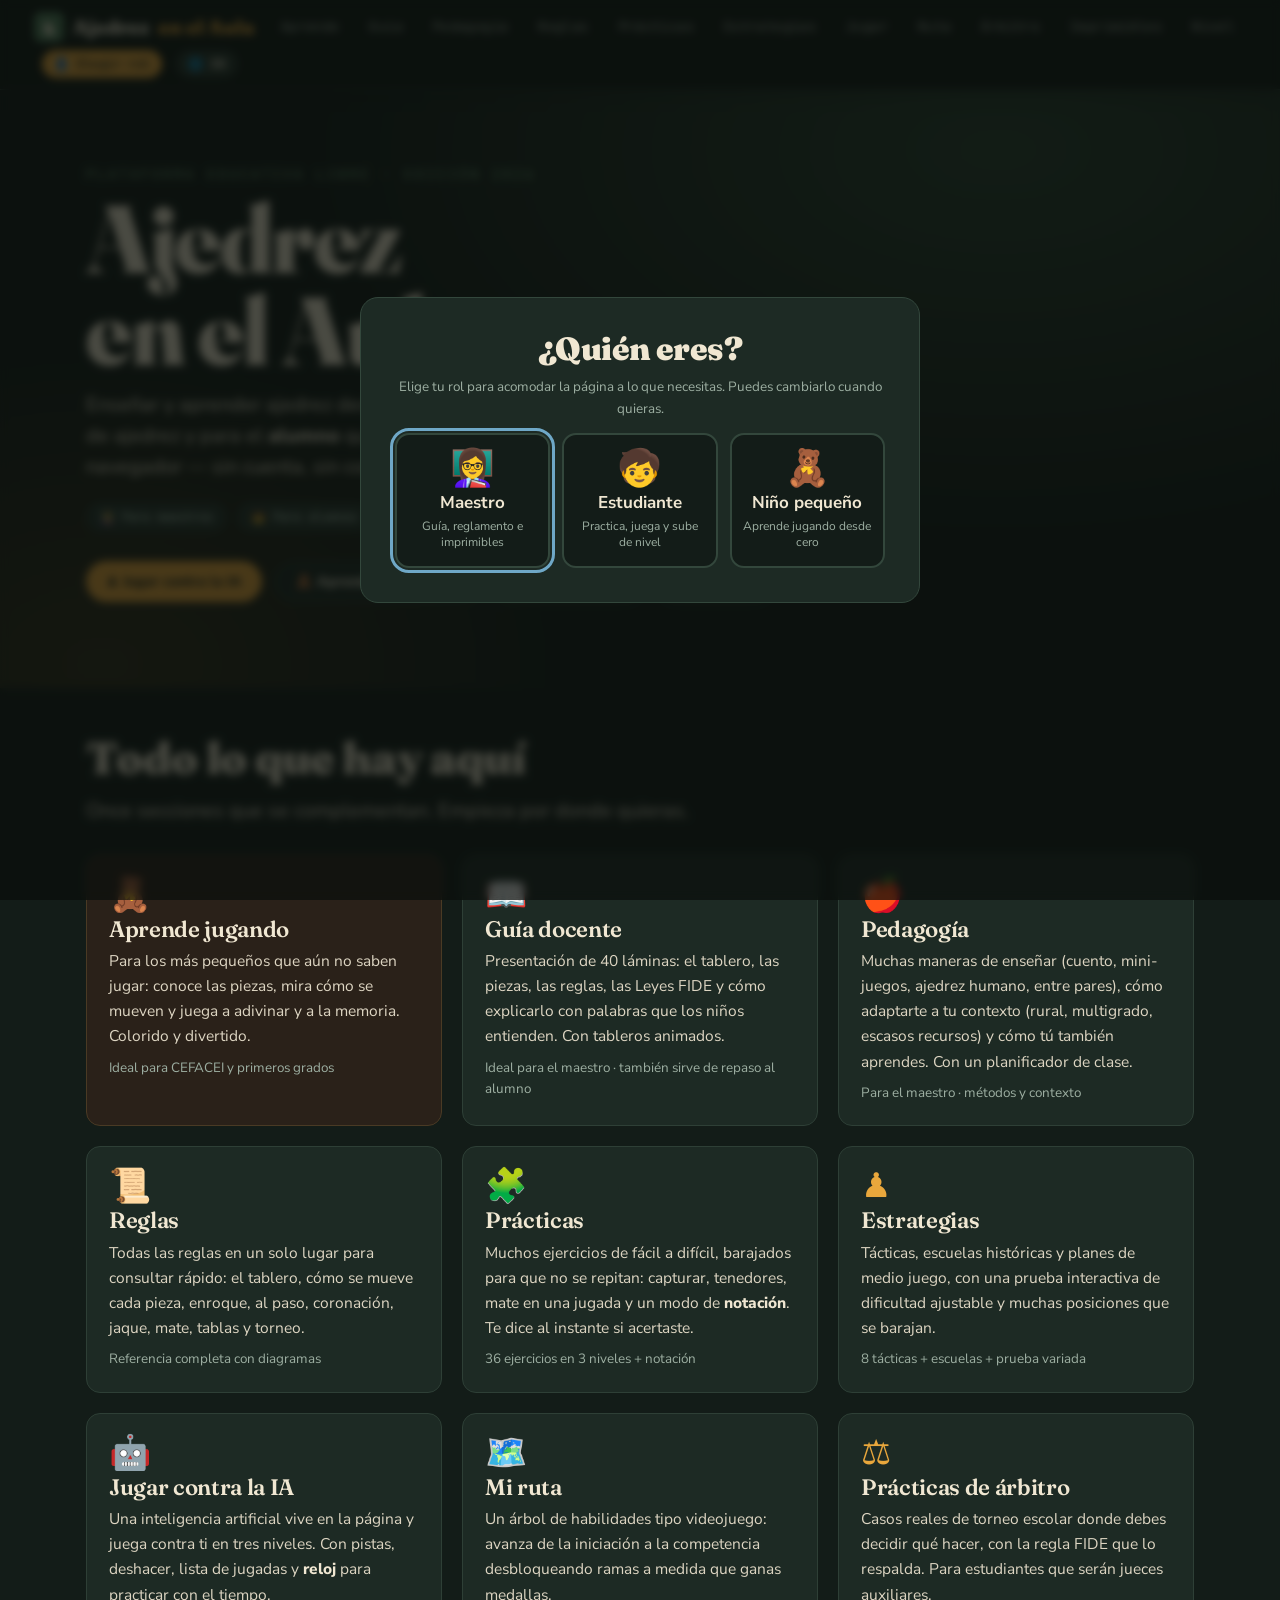
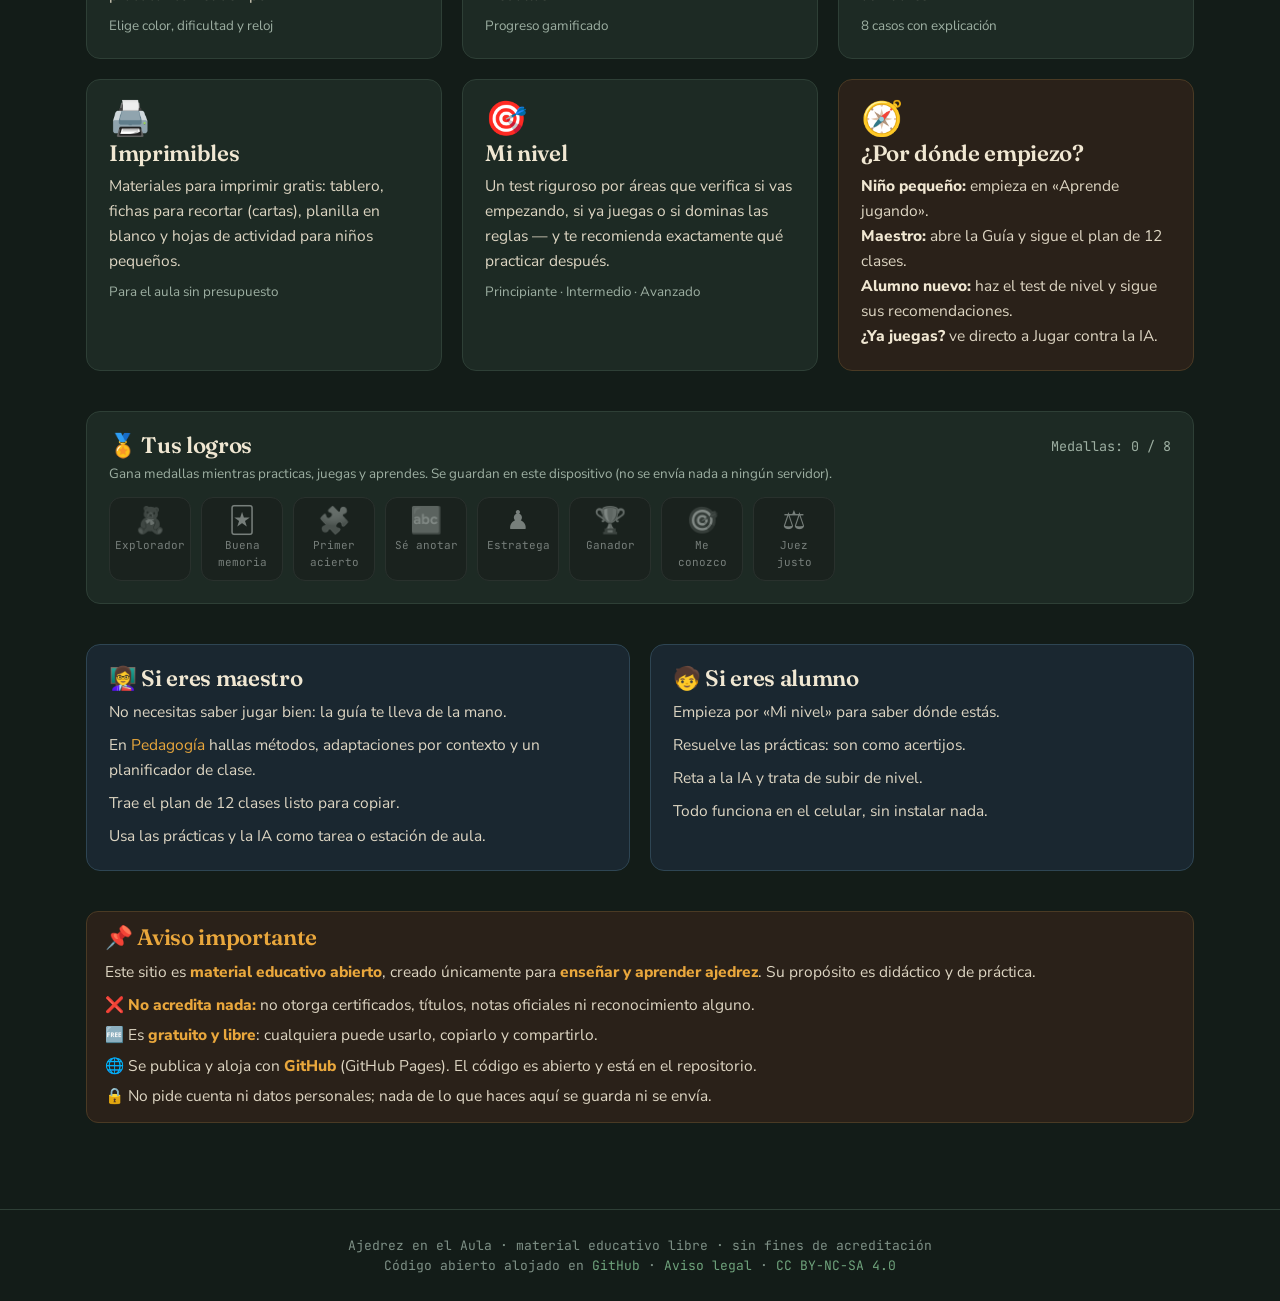
<file: index.html>
<!DOCTYPE html>
<html lang="es">
<head>
<meta charset="utf-8">
<meta name="viewport" content="width=device-width, initial-scale=1">
<title>Ajedrez en el Aula · Plataforma educativa de ajedrez</title>
<meta name="description" content="Plataforma libre para enseñar y aprender ajedrez en la escuela: guía para docentes, prácticas interactivas, estrategias, una IA para jugar y un test de nivel. Gratis, sin cuenta, alojado en GitHub.">
<link rel="preconnect" href="https://fonts.googleapis.com">
<link rel="preconnect" href="https://fonts.gstatic.com" crossorigin>
<link href="https://fonts.googleapis.com/css2?family=Fraunces:opsz,wght@9..144,400;9..144,600;9..144,900&family=Nunito+Sans:wght@400;600;800&family=JetBrains+Mono:wght@400;700&display=swap" rel="stylesheet">
<link rel="stylesheet" href="assets/theme.css">
<style>
.hero{background:
  radial-gradient(1100px 620px at 78% 10%,rgba(76,122,88,.4),transparent 62%),
  radial-gradient(760px 520px at 8% 96%,rgba(233,167,60,.14),transparent 60%),var(--tinta);
  padding:clamp(30px,7vw,74px) 0 clamp(20px,4vw,40px)}
.hero h1{font-size:clamp(40px,8vw,96px);line-height:.96}
.section-cards a.card{text-decoration:none;display:block;transition:transform .15s,border-color .15s}
.section-cards a.card:hover{transform:translateY(-4px);border-color:var(--selva-cl);text-decoration:none}
.section-cards h3{color:var(--marfil)}
.ico{font-size:34px;line-height:1;margin-bottom:6px}
.for{display:flex;gap:10px;flex-wrap:wrap;margin-top:1.2em}
.for span{font-family:var(--mono);font-size:12px;background:var(--tinta3);padding:6px 14px;border-radius:999px;color:#CFEBD8}
</style>
</head>
<body>
<nav class="nav"><div class="nav-in">
  <a class="brand" href="index.html">♞ Ajedrez <span>en el Aula</span></a>
  <a class="lnk" href="aprende.html">Aprende</a>
  <a class="lnk" href="guia.html">Guía</a>
  <a class="lnk" href="pedagogia.html">Pedagogía</a>
  <a class="lnk" href="reglas.html">Reglas</a>
  <a class="lnk" href="practicas.html">Prácticas</a>
  <a class="lnk" href="estrategias.html">Estrategias</a>
  <a class="lnk" href="jugar.html">Jugar</a>
  <a class="lnk" href="ruta.html">Ruta</a>
  <a class="lnk" href="arbitraje.html">Árbitro</a>
  <a class="lnk" href="imprimibles.html">Imprimibles</a>
  <a class="lnk" href="nivel.html">Nivel</a>
</div></nav>

<header class="hero">
  <div class="wrap" style="padding-top:0">
    <div class="eyebrow anim-in" data-en="Free educational platform · 2026 Edition">Plataforma educativa libre · Edición 2026</div>
    <h1 class="anim-in d1" data-en="Chess<br>in the Classroom">Ajedrez<br>en el Aula</h1>
    <p id="heroLead" class="lead anim-in d2" style="margin:.7em 0 0" data-en="Teach and learn chess from scratch: for the <strong>teacher</strong> who has never given a chess lesson and for the <strong>student</strong> moving their first piece. Everything runs in the browser — no account, no cost and, once loaded, no internet needed.">Enseñar y aprender ajedrez desde cero: para el <strong>maestro</strong> que nunca ha dado una clase de ajedrez y para el <strong>alumno</strong> que mueve su primera pieza. Todo funciona en el navegador — sin cuenta, sin costo y, una vez abierto, sin internet.</p>
    <div class="for anim-in d3">
      <span data-en="👩‍🏫 For teachers">👩‍🏫 Para maestros</span>
      <span data-en="🧒 For students">🧒 Para alumnos</span>
      <span data-en="🏫 Pre-K to 9th grade">🏫 CEFACEI a 9.° grado</span>
      <span data-en="📱 Works on the phone">📱 Funciona en el celular</span>
    </div>
    <div class="anim-in d4" style="display:flex;gap:12px;flex-wrap:wrap;margin-top:1.8em">
      <a class="btn" href="jugar.html" data-en="♟ Play the AI">♟ Jugar contra la IA</a>
      <a class="btn ghost" href="aprende.html" data-en="🧸 Learn from scratch">🧸 Aprender desde cero</a>
      <a class="btn ghost" href="guia.html" data-en="📖 Teacher guide">📖 Guía docente</a>
      <a class="btn ghost" href="nivel.html" data-en="🎯 My level">🎯 Mi nivel</a>
    </div>
  </div>
</header>

<div class="wrap">
  <h2>Todo lo que hay aquí</h2>
  <p class="lead" style="margin:.3em 0 1.4em">Once secciones que se complementan. Empieza por donde quieras.</p>

  <div class="grid g3 section-cards">
    <a class="card warm" href="aprende.html">
      <div class="ico">🧸</div><h3>Aprende jugando</h3>
      <p>Para los más pequeños que aún no saben jugar: conoce las piezas, mira cómo se mueven y juega a adivinar y a la memoria. Colorido y divertido.</p>
      <p class="note" style="margin-top:.6em">Ideal para CEFACEI y primeros grados</p>
    </a>
    <a class="card" href="guia.html">
      <div class="ico">📖</div><h3>Guía docente</h3>
      <p>Presentación de 40 láminas: el tablero, las piezas, las reglas, las Leyes FIDE y cómo explicarlo con palabras que los niños entienden. Con tableros animados.</p>
      <p class="note" style="margin-top:.6em">Ideal para el maestro · también sirve de repaso al alumno</p>
    </a>
    <a class="card" href="pedagogia.html">
      <div class="ico">🍎</div><h3>Pedagogía</h3>
      <p>Muchas maneras de enseñar (cuento, mini-juegos, ajedrez humano, entre pares), cómo adaptarte a tu contexto (rural, multigrado, escasos recursos) y cómo tú también aprendes. Con un planificador de clase.</p>
      <p class="note" style="margin-top:.6em">Para el maestro · métodos y contexto</p>
    </a>
    <a class="card" href="reglas.html">
      <div class="ico">📜</div><h3>Reglas</h3>
      <p>Todas las reglas en un solo lugar para consultar rápido: el tablero, cómo se mueve cada pieza, enroque, al paso, coronación, jaque, mate, tablas y torneo.</p>
      <p class="note" style="margin-top:.6em">Referencia completa con diagramas</p>
    </a>
    <a class="card" href="practicas.html">
      <div class="ico">🧩</div><h3>Prácticas</h3>
      <p>Muchos ejercicios de fácil a difícil, barajados para que no se repitan: capturar, tenedores, mate en una jugada y un modo de <strong>notación</strong>. Te dice al instante si acertaste.</p>
      <p class="note" style="margin-top:.6em">36 ejercicios en 3 niveles + notación</p>
    </a>
    <a class="card" href="estrategias.html">
      <div class="ico">♟</div><h3>Estrategias</h3>
      <p>Tácticas, escuelas históricas y planes de medio juego, con una prueba interactiva de dificultad ajustable y muchas posiciones que se barajan.</p>
      <p class="note" style="margin-top:.6em">8 tácticas + escuelas + prueba variada</p>
    </a>
    <a class="card" href="jugar.html">
      <div class="ico">🤖</div><h3>Jugar contra la IA</h3>
      <p>Una inteligencia artificial vive en la página y juega contra ti en tres niveles. Con pistas, deshacer, lista de jugadas y <strong>reloj</strong> para practicar con el tiempo.</p>
      <p class="note" style="margin-top:.6em">Elige color, dificultad y reloj</p>
    </a>
    <a class="card" href="ruta.html">
      <div class="ico">🗺️</div><h3>Mi ruta</h3>
      <p>Un árbol de habilidades tipo videojuego: avanza de la iniciación a la competencia desbloqueando ramas a medida que ganas medallas.</p>
      <p class="note" style="margin-top:.6em">Progreso gamificado</p>
    </a>
    <a class="card" href="arbitraje.html">
      <div class="ico">⚖️</div><h3>Prácticas de árbitro</h3>
      <p>Casos reales de torneo escolar donde debes decidir qué hacer, con la regla FIDE que lo respalda. Para estudiantes que serán jueces auxiliares.</p>
      <p class="note" style="margin-top:.6em">8 casos con explicación</p>
    </a>
    <a class="card" href="imprimibles.html">
      <div class="ico">🖨️</div><h3>Imprimibles</h3>
      <p>Materiales para imprimir gratis: tablero, fichas para recortar (cartas), planilla en blanco y hojas de actividad para niños pequeños.</p>
      <p class="note" style="margin-top:.6em">Para el aula sin presupuesto</p>
    </a>
    <a class="card" href="nivel.html">
      <div class="ico">🎯</div><h3>Mi nivel</h3>
      <p>Un test riguroso por áreas que verifica si vas empezando, si ya juegas o si dominas las reglas — y te recomienda exactamente qué practicar después.</p>
      <p class="note" style="margin-top:.6em">Principiante · Intermedio · Avanzado</p>
    </a>
    <div class="card warm">
      <div class="ico">🧭</div><h3 data-en="Where do I start?">¿Por dónde empiezo?</h3>
      <p data-en="<strong>Young child:</strong> start in «Learn by playing».<br><strong>Teacher:</strong> open the Guide and follow the 12-lesson plan.<br><strong>New student:</strong> take the level test and follow its advice.<br><strong>Already play?</strong> go straight to Play the AI."><strong>Niño pequeño:</strong> empieza en «Aprende jugando».<br><strong>Maestro:</strong> abre la Guía y sigue el plan de 12 clases.<br><strong>Alumno nuevo:</strong> haz el test de nivel y sigue sus recomendaciones.<br><strong>¿Ya juegas?</strong> ve directo a Jugar contra la IA.</p>
    </div>
  </div>

  <!-- MEDALLAS -->
  <div class="card" style="margin-top:40px">
    <div style="display:flex;justify-content:space-between;align-items:center;flex-wrap:wrap;gap:10px">
      <h3 style="margin:0">🏅 Tus logros</h3>
      <span class="note mono"><span data-en="Badges:">Medallas:</span> <span id="badgeCount">0 / 8</span></span>
    </div>
    <p class="note" style="margin:.4em 0 0">Gana medallas mientras practicas, juegas y aprendes. Se guardan en este dispositivo (no se envía nada a ningún servidor).</p>
    <div class="badge-wall" id="badgeWall"></div>
  </div>

  <!-- MAESTROS Y ALUMNOS -->
  <div class="grid g2" style="margin-top:40px">
    <div class="card cool">
      <h3>👩‍🏫 Si eres maestro</h3>
      <ul style="list-style:none;display:flex;flex-direction:column;gap:.5em;margin-top:.5em">
        <li>No necesitas saber jugar bien: la guía te lleva de la mano.</li>
        <li>En <a href="pedagogia.html">Pedagogía</a> hallas métodos, adaptaciones por contexto y un planificador de clase.</li>
        <li>Trae el plan de 12 clases listo para copiar.</li>
        <li>Usa las prácticas y la IA como tarea o estación de aula.</li>
      </ul>
    </div>
    <div class="card cool">
      <h3>🧒 Si eres alumno</h3>
      <ul style="list-style:none;display:flex;flex-direction:column;gap:.5em;margin-top:.5em">
        <li>Empieza por «Mi nivel» para saber dónde estás.</li>
        <li>Resuelve las prácticas: son como acertijos.</li>
        <li>Reta a la IA y trata de subir de nivel.</li>
        <li>Todo funciona en el celular, sin instalar nada.</li>
      </ul>
    </div>
  </div>

  <!-- AVISO -->
  <div class="disclaimer" style="margin-top:40px;max-width:none">
    <h3 style="color:var(--ambar);margin-bottom:.4em">📌 Aviso importante</h3>
    <p style="margin-bottom:.5em">Este sitio es <strong>material educativo abierto</strong>, creado únicamente para <strong>enseñar y aprender ajedrez</strong>. Su propósito es didáctico y de práctica.</p>
    <ul style="list-style:none;display:flex;flex-direction:column;gap:.4em;color:#E4D8BE">
      <li>❌ <strong>No acredita nada:</strong> no otorga certificados, títulos, notas oficiales ni reconocimiento alguno.</li>
      <li>🆓 Es <strong>gratuito y libre</strong>: cualquiera puede usarlo, copiarlo y compartirlo.</li>
      <li>🌐 Se publica y aloja con <strong>GitHub</strong> (GitHub Pages). El código es abierto y está en el repositorio.</li>
      <li>🔒 No pide cuenta ni datos personales; nada de lo que haces aquí se guarda ni se envía.</li>
    </ul>
  </div>
</div>

<div class="foot" data-en="Chess in the Classroom · free educational material · not for accreditation<br>Open source hosted on <a href=&quot;https://github.com/elmerantonio/ajedrez-aula&quot;>GitHub</a>">
  Ajedrez en el Aula · material educativo libre · sin fines de acreditación<br>
  Código abierto alojado en <a href="https://github.com/elmerantonio/ajedrez-aula">GitHub</a>
</div>
<script>
window.PAGE_I18N={
  __title:'Chess in the Classroom · Educational chess platform',
  'Todo lo que hay aquí':'Everything you\'ll find here',
  'Once secciones que se complementan. Empieza por donde quieras.':'Eleven sections that work together. Start wherever you like.',
  'Aprende jugando':'Learn by playing',
  'Para los más pequeños que aún no saben jugar: conoce las piezas, mira cómo se mueven y juega a adivinar y a la memoria. Colorido y divertido.':
    'For the youngest who can\'t play yet: meet the pieces, see how they move and play guessing and memory games. Colorful and fun.',
  'Ideal para CEFACEI y primeros grados':'Great for Pre-K and early grades',
  'Guía docente':'Teacher guide',
  'Presentación de 40 láminas: el tablero, las piezas, las reglas, las Leyes FIDE y cómo explicarlo con palabras que los niños entienden. Con tableros animados.':
    'A 40-slide presentation: the board, the pieces, the rules, the FIDE Laws and how to explain it in words children understand. With animated boards.',
  'Ideal para el maestro · también sirve de repaso al alumno':'Great for the teacher · also a review for the student',
  'Pedagogía':'Pedagogy',
  'Muchas maneras de enseñar (cuento, mini-juegos, ajedrez humano, entre pares), cómo adaptarte a tu contexto (rural, multigrado, escasos recursos) y cómo tú también aprendes. Con un planificador de clase.':
    'Many ways to teach (storytelling, mini-games, human chess, peer learning), how to adapt to your context (rural, multigrade, low resources) and how you learn too. With a lesson planner.',
  'Para el maestro · métodos y contexto':'For the teacher · methods and context',
  'Reglas':'Rules',
  'Todas las reglas en un solo lugar para consultar rápido: el tablero, cómo se mueve cada pieza, enroque, al paso, coronación, jaque, mate, tablas y torneo.':
    'All the rules in one place for quick reference: the board, how each piece moves, castling, en passant, promotion, check, mate, draws and tournaments.',
  'Referencia completa con diagramas':'Complete reference with diagrams',
  'Prácticas':'Practice',
  'Muchos ejercicios de fácil a difícil, barajados para que no se repitan: capturar, tenedores, mate en una jugada y un modo de notación. Te dice al instante si acertaste.':
    'Many exercises from easy to hard, shuffled so they don\'t repeat: capturing, forks, mate in one and a <strong>notation</strong> mode. It tells you instantly if you got it right.',
  '36 ejercicios en 3 niveles + notación':'36 exercises in 3 levels + notation',
  'Estrategias':'Strategies',
  'Tácticas, escuelas históricas y planes de medio juego, con una prueba interactiva de dificultad ajustable y muchas posiciones que se barajan.':
    'Tactics, historical schools and middlegame plans, with an interactive quiz of adjustable difficulty and many positions that shuffle.',
  '8 tácticas + escuelas + prueba variada':'8 tactics + schools + varied quiz',
  'Jugar contra la IA':'Play the AI',
  'Una inteligencia artificial vive en la página y juega contra ti en tres niveles. Con pistas, deshacer, lista de jugadas y reloj para practicar con el tiempo.':
    'An artificial intelligence lives in the page and plays against you at three levels. With hints, undo, a move list and a <strong>clock</strong> to practice with time.',
  'Elige color, dificultad y reloj':'Choose color, difficulty and clock',
  'Mi ruta':'My path',
  'Un árbol de habilidades tipo videojuego: avanza de la iniciación a la competencia desbloqueando ramas a medida que ganas medallas.':
    'A video-game skill tree: advance from beginner to competition, unlocking branches as you earn badges.',
  'Progreso gamificado':'Gamified progress',
  'Prácticas de árbitro':'Referee practice',
  'Casos reales de torneo escolar donde debes decidir qué hacer, con la regla FIDE que lo respalda. Para estudiantes que serán jueces auxiliares.':
    'Real school-tournament cases where you must decide what to do, with the FIDE rule that backs it. For students who will be assistant referees.',
  '8 casos con explicación':'8 cases with explanation',
  'Imprimibles':'Printables',
  'Materiales para imprimir gratis: tablero, fichas para recortar (cartas), planilla en blanco y hojas de actividad para niños pequeños.':
    'Free printable materials: a board, cut-out pieces (cards), a blank scoresheet and activity sheets for young children.',
  'Para el aula sin presupuesto':'For the classroom on no budget',
  'Mi nivel':'My level',
  'Un test riguroso por áreas que verifica si vas empezando, si ya juegas o si dominas las reglas — y te recomienda exactamente qué practicar después.':
    'A rigorous test by area that checks whether you\'re starting out, already play or master the rules — and recommends exactly what to practice next.',
  'Principiante · Intermedio · Avanzado':'Beginner · Intermediate · Advanced',
  '🏅 Tus logros':'🏅 Your achievements',
  'Gana medallas mientras practicas, juegas y aprendes. Se guardan en este dispositivo (no se envía nada a ningún servidor).':
    'Earn badges as you practice, play and learn. They are saved on this device (nothing is sent to any server).',
  '👩‍🏫 Si eres maestro':'👩‍🏫 If you\'re a teacher',
  'No necesitas saber jugar bien: la guía te lleva de la mano.':'You don\'t need to play well: the guide takes you by the hand.',
  'En Pedagogía hallas métodos, adaptaciones por contexto y un planificador de clase.':
    'In <a href="pedagogia.html">Pedagogy</a> you\'ll find methods, context adaptations and a lesson planner.',
  'Trae el plan de 12 clases listo para copiar.':'It brings a 12-lesson plan ready to copy.',
  'Usa las prácticas y la IA como tarea o estación de aula.':'Use the practice exercises and the AI as homework or a classroom station.',
  '🧒 Si eres alumno':'🧒 If you\'re a student',
  'Empieza por «Mi nivel» para saber dónde estás.':'Start with «My level» to see where you stand.',
  'Resuelve las prácticas: son como acertijos.':'Solve the practice exercises: they\'re like puzzles.',
  'Reta a la IA y trata de subir de nivel.':'Challenge the AI and try to level up.',
  'Todo funciona en el celular, sin instalar nada.':'Everything works on the phone, with nothing to install.',
  '📌 Aviso importante':'📌 Important notice',
  'Este sitio es material educativo abierto, creado únicamente para enseñar y aprender ajedrez. Su propósito es didáctico y de práctica.':
    'This site is <strong>open educational material</strong>, created solely to <strong>teach and learn chess</strong>. Its purpose is didactic and practice-based.',
  '❌ No acredita nada: no otorga certificados, títulos, notas oficiales ni reconocimiento alguno.':
    '❌ <strong>It accredits nothing:</strong> it grants no certificates, degrees, official grades or recognition of any kind.',
  '🆓 Es gratuito y libre: cualquiera puede usarlo, copiarlo y compartirlo.':
    '🆓 It is <strong>free and open</strong>: anyone can use it, copy it and share it.',
  '🌐 Se publica y aloja con GitHub (GitHub Pages). El código es abierto y está en el repositorio.':
    '🌐 It is published and hosted with <strong>GitHub</strong> (GitHub Pages). The code is open and in the repository.',
  '🔒 No pide cuenta ni datos personales; nada de lo que haces aquí se guarda ni se envía.':
    '🔒 It asks for no account or personal data; nothing you do here is stored or sent.'
};
</script>
<script src="assets/app.js"></script>
</body>
</html>
</file>
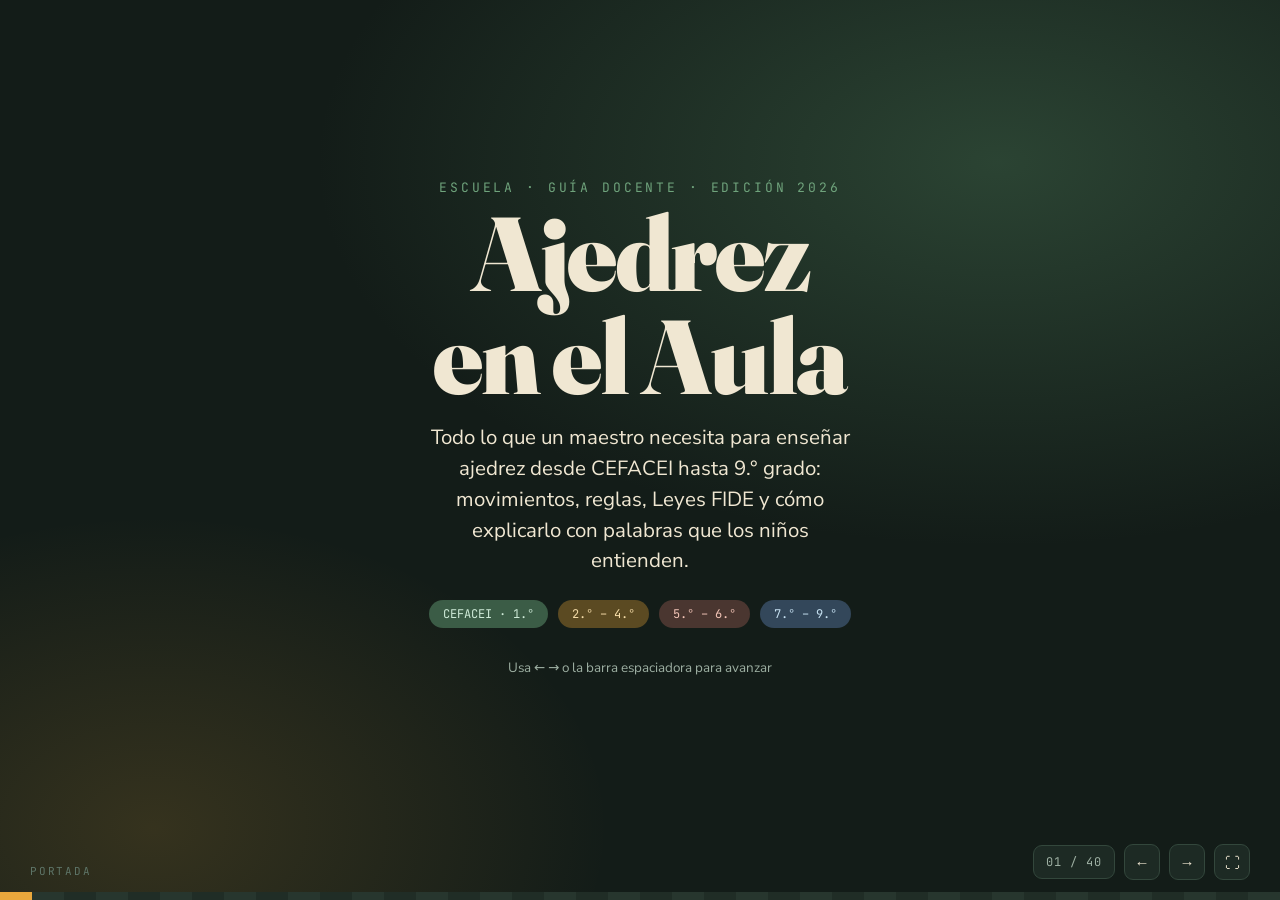
<file: Ajedrez-en-el-Aula-Presentacion.html>
<!DOCTYPE html>
<html lang="es">
<head>
<meta charset="utf-8">
<meta name="viewport" content="width=device-width, initial-scale=1">
<title>Ajedrez en el Aula · Guía para Docentes</title>
<link rel="preconnect" href="https://fonts.googleapis.com">
<link rel="preconnect" href="https://fonts.gstatic.com" crossorigin>
<link href="https://fonts.googleapis.com/css2?family=Fraunces:opsz,wght@9..144,400;9..144,600;9..144,900&family=Nunito+Sans:wght@400;600;800&family=JetBrains+Mono:wght@400;700&display=swap" rel="stylesheet">
<style>
:root{
  --tinta:#131C18; --tinta2:#1D2A24; --tinta3:#27362E;
  --marfil:#F0E7D2; --marfil2:#FAF5E9;
  --selva:#4C7A58; --selva-cl:#6FA37C;
  --ambar:#E9A73C; --fuego:#C8503C; --cielo:#6FA8C7; --uva:#8B6FA8;
  --disp:'Fraunces',Georgia,serif;
  --body:'Nunito Sans',system-ui,-apple-system,sans-serif;
  --mono:'JetBrains Mono',ui-monospace,monospace;
}
*{box-sizing:border-box;margin:0;padding:0}
html,body{height:100%}
body{background:var(--tinta);color:var(--marfil);font-family:var(--body);
  overflow:hidden;-webkit-font-smoothing:antialiased}

/* ---------- ESTRUCTURA DE DIAPOSITIVA ---------- */
#deck{position:fixed;inset:0}
.slide{position:absolute;inset:0;display:none;flex-direction:column;
  padding:clamp(20px,3.4vh,44px) clamp(22px,4vw,72px) 74px;
  opacity:0;transform:translateY(14px);overflow:hidden}
.slide.on{display:flex;animation:in .45s cubic-bezier(.22,1,.36,1) forwards}
@keyframes in{to{opacity:1;transform:none}}
@media (prefers-reduced-motion:reduce){.slide.on{animation:none;opacity:1;transform:none}}

.eyebrow{font-family:var(--mono);font-size:clamp(10px,1.15vw,13px);letter-spacing:.22em;
  text-transform:uppercase;color:var(--selva-cl);display:flex;gap:14px;align-items:center;
  flex-wrap:wrap;margin-bottom:.5em}
.eyebrow .chip{background:var(--tinta3);color:var(--marfil);padding:3px 10px;border-radius:999px;
  letter-spacing:.1em;font-size:.92em}
.chip.a{background:#3B5C46;color:#CFEBD8}
.chip.b{background:#5B4A22;color:#F5DCA8}
.chip.c{background:#4A3630;color:#F2C4B6}
.chip.d{background:#33475A;color:#C7E2F2}

h1{font-family:var(--disp);font-weight:900;font-size:clamp(34px,5.6vw,78px);
  line-height:.98;letter-spacing:-.02em}
h2{font-family:var(--disp);font-weight:900;font-size:clamp(26px,3.9vw,52px);
  line-height:1.02;letter-spacing:-.015em;margin-bottom:.28em}
h3{font-family:var(--disp);font-weight:600;font-size:clamp(16px,1.65vw,23px);
  line-height:1.15;margin-bottom:.3em}
p,li{font-size:clamp(13px,1.35vw,19px);line-height:1.5;color:#DDD5C2}
.lead{font-size:clamp(15px,1.6vw,23px);color:var(--marfil);max-width:60ch}
strong{color:var(--marfil);font-weight:800}
em.k{font-style:normal;color:var(--ambar);font-weight:800}
.mono{font-family:var(--mono)}
.body{flex:1;min-height:0;display:flex;gap:clamp(16px,2.6vw,40px);margin-top:.7em}
.col{flex:1;min-width:0;display:flex;flex-direction:column;gap:clamp(9px,1.3vh,18px);
  justify-content:center}
.col.top{justify-content:flex-start}
.center{align-items:center;justify-content:center;text-align:center}
ul{list-style:none;display:flex;flex-direction:column;gap:.5em}
ul li{padding-left:1.5em;position:relative}
ul li::before{content:'';position:absolute;left:0;top:.55em;width:.62em;height:.62em;
  background:var(--selva-cl);border-radius:2px}
ul.amb li::before{background:var(--ambar)}
ol{list-style:none;counter-reset:n;display:flex;flex-direction:column;gap:.55em}
ol li{counter-increment:n;padding-left:2.1em;position:relative}
ol li::before{content:counter(n);position:absolute;left:0;top:.05em;width:1.5em;height:1.5em;
  background:var(--ambar);color:var(--tinta);border-radius:5px;font-family:var(--mono);
  font-weight:700;font-size:.78em;display:grid;place-items:center}

/* ---------- TARJETAS ---------- */
.card{background:var(--tinta2);border-radius:14px;padding:clamp(11px,1.5vw,20px);
  border:1px solid #2E3F36}
.card.warm{background:#2A2119;border-color:#4A3A24}
.card.hot{background:#2E1E1A;border-color:#5A3229}
.card.cool{background:#1A2730;border-color:#2E4553}
.card h3{color:var(--marfil)}
.card p,.card li{font-size:clamp(12px,1.18vw,16px)}
.grid{display:grid;gap:clamp(9px,1.2vw,16px)}
.g2{grid-template-columns:repeat(2,1fr)}
.g3{grid-template-columns:repeat(3,1fr)}
.g4{grid-template-columns:repeat(4,1fr)}
.g5{grid-template-columns:repeat(5,1fr)}
.big{font-family:var(--disp);font-weight:900;font-size:clamp(28px,4vw,58px);
  line-height:1;color:var(--ambar)}
.tag{display:inline-block;font-family:var(--mono);font-size:.72em;letter-spacing:.1em;
  text-transform:uppercase;color:var(--tinta);background:var(--ambar);
  padding:2px 8px;border-radius:4px;font-weight:700}
.tag.g{background:var(--selva-cl)} .tag.r{background:var(--fuego);color:#fff}
.tag.b{background:var(--cielo)}
.say{border-left:3px solid var(--ambar);padding:.15em 0 .15em .8em;
  font-family:var(--disp);font-style:italic;font-size:clamp(13px,1.3vw,18px);color:var(--marfil2)}
.note{font-size:clamp(11px,1.05vw,14px);color:#9DAFA2}

/* ---------- TABLERO ---------- */
.board{position:relative;aspect-ratio:1;width:100%;max-width:min(46vh,100%);
  background:var(--tinta2);border-radius:12px;padding:4.6%;margin:0 auto;flex:none}
.board.nc{padding:1.6%}
.board .grid8{position:relative;width:100%;height:100%;display:grid;
  grid-template-columns:repeat(8,1fr);grid-template-rows:repeat(8,1fr);
  border-radius:3px;overflow:hidden}
.sq{position:relative}
.sq.lt{background:var(--marfil)} .sq.dk{background:var(--selva)}
.sq::after{content:'';position:absolute;inset:0;opacity:0;transition:opacity .3s}
.sq.mk::after{background:var(--ambar);opacity:.72}
.sq.dg::after{background:var(--fuego);opacity:.66}
.sq.nf::after{background:var(--cielo);opacity:.58}
.dot{position:absolute;left:50%;top:50%;width:31%;height:31%;transform:translate(-50%,-50%);
  background:var(--ambar);border:2px solid #3C2C0E;border-radius:50%;z-index:3;
  animation:pop .35s cubic-bezier(.34,1.56,.64,1) backwards}
@keyframes pop{from{transform:translate(-50%,-50%) scale(0)}}
.pc{position:absolute;width:12.5%;height:12.5%;display:grid;place-items:center;
  z-index:4;transition:transform .55s cubic-bezier(.4,0,.2,1);pointer-events:none}
.pc span{position:absolute;font-size:min(9.4vh,5.4vw);line-height:1;
  font-family:'DejaVu Sans','Segoe UI Symbol','Noto Sans Symbols 2',sans-serif}
.pc .f{color:#fff} .pc .o{color:#111C17}
.pc.blk .f{color:#16211B} .pc.blk .o{color:var(--marfil)}
.coord{position:absolute;font-family:var(--mono);font-size:min(1.9vh,1.05vw);
  color:var(--marfil);opacity:.75}
.arrow{position:absolute;inset:4.6%;z-index:5;pointer-events:none;overflow:visible}
.board.nc .arrow{inset:1.6%}
.play{display:inline-flex;align-items:center;gap:8px;background:var(--ambar);color:var(--tinta);
  border:0;border-radius:999px;padding:7px 18px;font-family:var(--body);font-weight:800;
  font-size:clamp(11px,1.1vw,15px);cursor:pointer;transition:transform .15s,filter .15s;
  margin:9px auto 0}
.play:hover{transform:translateY(-2px);filter:brightness(1.08)}
.play:focus-visible{outline:3px solid var(--cielo);outline-offset:3px}
.bw{display:flex;flex-direction:column;align-items:center;min-width:0}
.bw .cap{font-family:var(--mono);font-size:clamp(10px,1vw,13px);color:#9DAFA2;
  margin-top:8px;text-align:center;letter-spacing:.04em}

/* ---------- PORTADA ---------- */
.cover{background:
  radial-gradient(1100px 620px at 78% 18%,rgba(76,122,88,.42),transparent 62%),
  radial-gradient(760px 520px at 12% 92%,rgba(233,167,60,.16),transparent 60%),var(--tinta)}
.cover h1{font-size:clamp(42px,8.2vw,120px)}

/* ---------- NAVEGACIÓN ---------- */
#rail{position:fixed;left:0;right:0;bottom:0;height:8px;display:flex;z-index:20}
#rail i{flex:1;background:var(--tinta3);transition:background .3s}
#rail i:nth-child(odd){background:#202D26}
#rail i.done{background:var(--selva)}
#rail i.cur{background:var(--ambar)}
#hud{position:fixed;right:clamp(14px,2.4vw,30px);bottom:20px;display:flex;gap:9px;
  align-items:center;z-index:21}
#hud button{background:var(--tinta2);color:var(--marfil);border:1px solid #33473C;
  width:36px;height:36px;border-radius:9px;cursor:pointer;font-size:15px;
  display:grid;place-items:center;transition:background .15s}
#hud button:hover{background:var(--selva)}
#hud button:focus-visible{outline:2px solid var(--ambar);outline-offset:2px}
#num{font-family:var(--mono);font-size:12px;color:#9DAFA2;letter-spacing:.08em;
  background:var(--tinta2);padding:8px 12px;border-radius:9px;border:1px solid #33473C}
#tt{position:fixed;left:clamp(14px,2.4vw,30px);bottom:22px;font-family:var(--mono);
  font-size:11px;letter-spacing:.16em;text-transform:uppercase;color:#5E7568;z-index:21}
@media(max-width:820px){#tt{display:none}.body{flex-direction:column;overflow-y:auto}
  .g4,.g5{grid-template-columns:repeat(2,1fr)}.g3{grid-template-columns:1fr}
  .board{max-width:min(52vh,86%)}.pc span{font-size:9vw}}
</style>
</head>
<body>
<div id="deck">
<!-- 1 -->
<section class="slide cover center" data-t="Portada">
  <div class="eyebrow" style="justify-content:center">Escuela · Guía docente · Edición 2026</div>
  <h1>Ajedrez<br>en el Aula</h1>
  <p class="lead" style="margin-top:.7em;max-width:36ch">Todo lo que un maestro necesita para enseñar ajedrez desde CEFACEI hasta 9.° grado: movimientos, reglas, Leyes FIDE y cómo explicarlo con palabras que los niños entienden.</p>
  <div style="display:flex;gap:10px;margin-top:1.5em;flex-wrap:wrap;justify-content:center">
    <span class="chip a mono" style="padding:6px 14px;border-radius:999px;font-size:12px">CEFACEI · 1.°</span>
    <span class="chip b mono" style="padding:6px 14px;border-radius:999px;font-size:12px">2.° – 4.°</span>
    <span class="chip c mono" style="padding:6px 14px;border-radius:999px;font-size:12px">5.° – 6.°</span>
    <span class="chip d mono" style="padding:6px 14px;border-radius:999px;font-size:12px">7.° – 9.°</span>
  </div>
  <p class="note" style="margin-top:2.2em">Usa ← → o la barra espaciadora para avanzar</p>
</section>

<!-- 2 -->
<section class="slide" data-t="Cómo usar esta guía">
  <div class="eyebrow">Antes de empezar</div>
  <h2>Cómo usar esta guía</h2>
  <p class="lead">Cada lámina lleva una etiqueta de nivel. No enseñes todo a todos: escoge la ruta según la edad de tu grupo.</p>
  <div class="body">
    <div class="col">
      <div class="grid g2" style="grid-template-columns:1fr 1fr">
        <div class="card"><span class="chip a mono" style="font-size:11px;padding:3px 9px;border-radius:999px">CEFACEI · 1.°</span>
          <h3 style="margin-top:.5em">Jugar antes que saber</h3>
          <p>Reconocer piezas, colores y el tablero. Mover una sola pieza por sesión. Nada de notación ni reloj.</p></div>
        <div class="card"><span class="chip b mono" style="font-size:11px;padding:3px 9px;border-radius:999px">2.° – 4.°</span>
          <h3 style="margin-top:.5em">La partida completa</h3>
          <p>Todos los movimientos, reglas especiales, jaque y mate. Se introducen las coordenadas.</p></div>
        <div class="card"><span class="chip c mono" style="font-size:11px;padding:3px 9px;border-radius:999px">5.° – 6.°</span>
          <h3 style="margin-top:.5em">Jugar bien</h3>
          <p>Notación algebraica, tablas, mates básicos, reloj. Ya pueden competir en un torneo interno.</p></div>
        <div class="card"><span class="chip d mono" style="font-size:11px;padding:3px 9px;border-radius:999px">7.° – 9.°</span>
          <h3 style="margin-top:.5em">Reglamento FIDE</h3>
          <p>Leyes completas, planilla, arbitraje, sistema suizo. Pueden ser jueces auxiliares del torneo escolar.</p></div>
      </div>
    </div>
    <div class="col" style="flex:.72">
      <div class="card warm">
        <h3>Lo que sí necesitas</h3>
        <ul class="amb" style="margin-top:.4em">
          <li>Un tablero por cada dos estudiantes (o dibujado en cartulina)</li>
          <li>Un tablero grande visible para todo el grupo</li>
          <li>20 minutos seguidos de clase</li>
        </ul>
      </div>
      <div class="card">
        <h3>Lo que NO necesitas</h3>
        <ul style="margin-top:.4em">
          <li>Saber jugar bien tú mismo</li>
          <li>Relojes ni piezas de torneo</li>
          <li>Computadora o internet</li>
        </ul>
      </div>
    </div>
  </div>
</section>

<!-- 3 -->
<section class="slide" data-t="Por qué el ajedrez">
  <div class="eyebrow">Fundamento <span class="chip">Docente</span></div>
  <h2>Por qué vale la pena<br>en un aula rural</h2>
  <div class="body">
    <div class="col">
      <div class="grid g2">
        <div class="card"><div class="big">0</div><h3>de costo por partida</h3><p>Un juego dura años. Se puede fabricar con cartón y tapitas.</p></div>
        <div class="card"><div class="big">2</div><h3>estudiantes por tablero</h3><p>Multiplica la participación sin multiplicar el material.</p></div>
        <div class="card"><div class="big">64</div><h3>casillas, un solo idioma</h3><p>No depende del español ni del ngäbere: se juega igual en todas partes.</p></div>
        <div class="card"><div class="big">12</div><h3>clases para saber jugar</h3><p>Con una sesión semanal, en un trimestre todo el grupo juega partidas completas.</p></div>
      </div>
    </div>
    <div class="col" style="flex:.9">
      <div class="card cool">
        <h3>Lo que el ajedrez entrena de verdad</h3>
        <ul style="margin-top:.5em">
          <li><strong>Pensar antes de actuar.</strong> El movimiento no se deshace: es la lección más honesta del juego.</li>
          <li><strong>Consecuencias.</strong> Cada error tiene un costo visible e inmediato.</li>
          <li><strong>Perder con dignidad.</strong> Se pierde mucho y se aprende a dar la mano.</li>
          <li><strong>Atención sostenida.</strong> Veinte minutos de concentración voluntaria.</li>
        </ul>
      </div>
      <p class="note">Sé honesto con tus colegas: el ajedrez no sube automáticamente las notas de matemática. Lo que sí hace, y muy bien, es enseñar a un niño a detenerse a pensar.</p>
    </div>
  </div>
</section>

<!-- 4 -->
<section class="slide" data-t="Progresión por edad">
  <div class="eyebrow">Planificación <span class="chip">Docente</span></div>
  <h2>Qué enseñar a cada edad</h2>
  <div class="body">
    <div class="col top">
      <div class="grid g4" style="align-items:stretch">
        <div class="card" style="border-top:none">
          <span class="chip a mono" style="font-size:11px;padding:3px 9px;border-radius:999px">4 – 6 años</span>
          <h3 style="margin-top:.6em">El tablero es un mapa</h3>
          <ul style="margin-top:.3em"><li>Claro y oscuro</li><li>Nombres de las piezas</li><li>Torre y rey solamente</li><li>Juegos de carrera con peones</li></ul>
          <p class="note" style="margin-top:.7em">Sesiones de 10 minutos. Sin partidas completas.</p>
        </div>
        <div class="card">
          <span class="chip b mono" style="font-size:11px;padding:3px 9px;border-radius:999px">7 – 9 años</span>
          <h3 style="margin-top:.6em">La partida completa</h3>
          <ul style="margin-top:.3em"><li>Los seis movimientos</li><li>Jaque y jaque mate</li><li>Enroque y coronación</li><li>Valor de las piezas</li></ul>
          <p class="note" style="margin-top:.7em">Ya juegan partidas de principio a fin.</p>
        </div>
        <div class="card">
          <span class="chip c mono" style="font-size:11px;padding:3px 9px;border-radius:999px">10 – 12 años</span>
          <h3 style="margin-top:.6em">Jugar con criterio</h3>
          <ul style="margin-top:.3em"><li>Notación algebraica</li><li>Captura al paso</li><li>Ahogado y tablas</li><li>Mate con dos torres</li><li>Reloj de ajedrez</li></ul>
          <p class="note" style="margin-top:.7em">Listos para el torneo interno.</p>
        </div>
        <div class="card">
          <span class="chip d mono" style="font-size:11px;padding:3px 9px;border-radius:999px">13 – 15 años</span>
          <h3 style="margin-top:.6em">Reglamento y competencia</h3>
          <ul style="margin-top:.3em"><li>Leyes FIDE completas</li><li>Pieza tocada, jugada ilegal</li><li>Llenar la planilla</li><li>Sistema suizo</li><li>Arbitrar a los pequeños</li></ul>
          <p class="note" style="margin-top:.7em">Se convierten en tus monitores.</p>
        </div>
      </div>
      <div class="card warm" style="margin-top:auto">
        <p><em class="k">Principio rector:</em> un niño que no sabe leer puede jugar ajedrez perfectamente. La notación y el reglamento llegan después, no antes. Primero se juega; luego se nombra lo que ya se sabe hacer.</p>
      </div>
    </div>
  </div>
</section>

<!-- 5 -->
<section class="slide" data-t="El tablero">
  <div class="eyebrow">Bloque 1 · El tablero <span class="chip a">CEFACEI · 1.°</span></div>
  <h2>Sesenta y cuatro casillas</h2>
  <div class="body">
    <div class="col">
      <p class="lead">El tablero tiene <strong>8 casillas de ancho por 8 de alto</strong>. Se alternan claras y oscuras, siempre. Nunca hay dos del mismo color pegadas de lado.</p>
      <div class="card">
        <h3>Actividad de entrada</h3>
        <p>Pide a los niños que cuenten las casillas de una fila. Ocho. Luego que cuenten las filas. Ocho. Pregunta cuántas hay en total y deja que lo descubran contando de ocho en ocho. Es la primera tabla de multiplicar que aprenden sin darse cuenta.</p>
      </div>
      <div class="say">«Este es el patio donde vive nuestro ejército. Tiene ocho pasillos a lo largo y ocho a lo ancho.»</div>
    </div>
    <div class="col" style="flex:.85"><div class="bw">
      <div class="board" data-fen="8/8/8/8/8/8/8/8" data-coords="0"></div>
      <div class="cap">8 × 8 = 64 casillas · 32 claras y 32 oscuras</div>
    </div></div>
  </div>
</section>

<!-- 6 -->
<section class="slide" data-t="Casilla clara a la derecha">
  <div class="eyebrow">Bloque 1 · El tablero <span class="chip a">CEFACEI · 1.°</span></div>
  <h2>La regla de oro:<br>casilla clara a la derecha</h2>
  <div class="body">
    <div class="col">
      <p class="lead">Antes de colocar una sola pieza, el tablero debe estar bien orientado. La <strong>casilla de la esquina derecha más cercana a cada jugador debe ser clara.</strong></p>
      <div class="card hot">
        <h3>Por qué importa de verdad</h3>
        <p>Si el tablero está al revés, el rey y la dama quedan invertidos, el enroque sale mal y las diagonales del alfil no coinciden con ningún libro ni diagrama. La mitad de los errores de un principiante empiezan aquí.</p>
      </div>
      <div class="say">«Busca la casilla blanca en tu mano derecha. Si no está, gira el tablero. Blanco a la derecha, siempre.»</div>
      <p class="note">En español también se dice «la blanca a la derecha». En inglés, <span class="mono">light square on the right</span>.</p>
    </div>
    <div class="col" style="flex:.85"><div class="bw">
      <div class="board" data-fen="8/8/8/8/8/8/8/8" data-mark="h1" data-coords="0"></div>
      <div class="cap">La esquina h1 — abajo a la derecha — es clara</div>
    </div></div>
  </div>
</section>

<!-- 7 -->
<section class="slide" data-t="Filas, columnas y diagonales">
  <div class="eyebrow">Bloque 1 · El tablero <span class="chip b">2.° – 4.°</span></div>
  <h2>Filas, columnas<br>y diagonales</h2>
  <div class="body">
    <div class="col">
      <div class="card cool"><h3><span class="tag b">Fila</span> &nbsp;horizontal</h3>
        <p>Va de izquierda a derecha. Hay 8 y se numeran del <span class="mono">1</span> al <span class="mono">8</span>. Es el camino de la torre.</p></div>
      <div class="card warm"><h3><span class="tag">Columna</span> &nbsp;vertical</h3>
        <p>Va de abajo hacia arriba. Hay 8 y se nombran con letras de la <span class="mono">a</span> a la <span class="mono">h</span>. También es camino de la torre.</p></div>
      <div class="card hot"><h3><span class="tag r">Diagonal</span> &nbsp;inclinada</h3>
        <p>Va en esquina. Cada diagonal conserva siempre el mismo color de casilla. Es el camino del alfil.</p></div>
      <div class="say">«La fila es acostada, la columna está parada y la diagonal va de puntillas.»</div>
    </div>
    <div class="col" style="flex:.85"><div class="bw">
      <div class="board" data-fen="8/8/8/8/8/8/8/8"
        data-info="a4 b4 c4 d4 e4 f4 g4 h4"
        data-mark="d1 d2 d3 d5 d6 d7 d8"
        data-danger="a1 b2 c3 e5 f6 g7 h8"></div>
      <div class="cap">Azul: la fila 4 · Ámbar: la columna d · Rojo: la diagonal a1–h8</div>
    </div></div>
  </div>
</section>

<!-- 8 -->
<section class="slide" data-t="Coordenadas">
  <div class="eyebrow">Bloque 1 · El tablero <span class="chip b">2.° – 4.°</span></div>
  <h2>Cada casilla<br>tiene nombre y apellido</h2>
  <div class="body">
    <div class="col">
      <p class="lead">Primero la <strong>letra</strong> de la columna, después el <strong>número</strong> de la fila. Siempre en ese orden y siempre en minúscula.</p>
      <div class="card">
        <h3>Cómo se lee</h3>
        <p style="font-family:var(--mono);font-size:clamp(15px,1.9vw,26px);color:var(--ambar);margin:.35em 0">e4 &nbsp;·&nbsp; a1 &nbsp;·&nbsp; h8 &nbsp;·&nbsp; d5 &nbsp;·&nbsp; g7</p>
        <p>Las letras corren siempre de izquierda a derecha <em>vistas desde las blancas</em>. Los números suben del lado de las blancas hacia el de las negras.</p>
      </div>
      <div class="card warm"><h3>Juego: «Encuentra la casilla»</h3>
        <p>Dices una coordenada en voz alta y los niños ponen el dedo encima. Quien acierte primero canta la siguiente. Cinco minutos y ya se saben el tablero de memoria.</p></div>
    </div>
    <div class="col" style="flex:.85"><div class="bw">
      <div class="board" data-fen="8/8/8/8/8/8/8/8"
        data-mark="e4 a1 h8 d5"
        data-labels="e4:e4|a1:a1|h8:h8|d5:d5"></div>
      <div class="cap">Letras abajo, números al lado izquierdo</div>
    </div></div>
  </div>
</section>

<!-- 9 -->
<section class="slide" data-t="Posición inicial">
  <div class="eyebrow">Bloque 1 · El tablero <span class="chip a">CEFACEI · 1.°</span></div>
  <h2>La posición inicial</h2>
  <div class="body">
    <div class="col">
      <p class="lead">Se arma <strong>de afuera hacia adentro</strong>. Ese orden hace que ningún niño se equivoque.</p>
      <ol>
        <li><strong>Las torres</strong> en las cuatro esquinas.</li>
        <li><strong>Los caballos</strong> al lado de cada torre.</li>
        <li><strong>Los alfiles</strong> al lado de cada caballo.</li>
        <li><strong>La dama</strong> en la casilla que sobra de su mismo color.</li>
        <li><strong>El rey</strong> en la última casilla libre, junto a su dama.</li>
        <li><strong>Los ocho peones</strong> forman la muralla al frente.</li>
      </ol>
      <p class="note">Las blancas siempre mueven primero. Es una regla, no una ventaja que se discuta.</p>
    </div>
    <div class="col" style="flex:.85"><div class="bw">
      <div class="board" data-fen="rnbqkbnr/pppppppp/8/8/8/8/PPPPPPPP/RNBQKBNR"></div>
      <div class="cap">16 piezas por bando · 32 en total</div>
    </div></div>
  </div>
</section>

<!-- 10 -->
<section class="slide" data-t="La dama a su color">
  <div class="eyebrow">Bloque 1 · El tablero <span class="chip b">2.° – 4.°</span></div>
  <h2>La dama<br>se viste de su color</h2>
  <div class="body">
    <div class="col">
      <p class="lead">Es el error más frecuente al armar el tablero: cambiar de lugar al rey y a la dama. Hay un truco infalible.</p>
      <div class="card warm">
        <h3>El truco</h3>
        <p style="margin-top:.3em"><strong>La dama blanca va en casilla clara</strong> (d1).<br><strong>La dama negra va en casilla oscura</strong> (d8).</p>
        <p style="margin-top:.5em">Como las dos quedan en la columna <span class="mono">d</span>, terminan una frente a la otra. Y los reyes también, en la columna <span class="mono">e</span>.</p>
      </div>
      <div class="say">«La reina siempre combina con su vestido. Reina blanca, casilla blanca. Reina negra, casilla negra.»</div>
      <p class="note">Si los reyes no quedan frente a frente, algo está mal colocado. Es la revisión de un segundo antes de empezar.</p>
    </div>
    <div class="col" style="flex:.85"><div class="bw">
      <div class="board" data-fen="rnbqkbnr/pppppppp/8/8/8/8/PPPPPPPP/RNBQKBNR" data-mark="d1 d8" data-info="e1 e8"></div>
      <div class="cap">Ámbar: las damas en la columna d · Azul: los reyes en la columna e</div>
    </div></div>
  </div>
</section>

<!-- 11 -->
<section class="slide" data-t="Las seis piezas">
  <div class="eyebrow">Bloque 2 · Las piezas <span class="chip b">2.° – 4.°</span></div>
  <h2>Seis piezas, seis valores</h2>
  <p class="lead">El valor no es una regla del juego: es una guía para decidir cambios. Se enseña recién cuando ya saben mover todo.</p>
  <div class="body">
    <div class="col top">
      <div class="grid g3" style="margin-top:.2em">
        <div class="card"><h3 style="font-size:clamp(20px,2.4vw,32px)">♙ &nbsp;Peón</h3>
          <p><span class="tag">1 punto</span></p><p style="margin-top:.5em">El más humilde y el único que puede transformarse. Nunca retrocede.</p></div>
        <div class="card"><h3 style="font-size:clamp(20px,2.4vw,32px)">♘ &nbsp;Caballo</h3>
          <p><span class="tag">3 puntos</span></p><p style="margin-top:.5em">El único que salta por encima de otras piezas.</p></div>
        <div class="card"><h3 style="font-size:clamp(20px,2.4vw,32px)">♗ &nbsp;Alfil</h3>
          <p><span class="tag">3 puntos</span></p><p style="margin-top:.5em">Vive toda la partida en casillas de un solo color.</p></div>
        <div class="card"><h3 style="font-size:clamp(20px,2.4vw,32px)">♖ &nbsp;Torre</h3>
          <p><span class="tag">5 puntos</span></p><p style="margin-top:.5em">Fuerte cuando el tablero está despejado.</p></div>
        <div class="card"><h3 style="font-size:clamp(20px,2.4vw,32px)">♕ &nbsp;Dama</h3>
          <p><span class="tag">9 puntos</span></p><p style="margin-top:.5em">Torre y alfil juntos. La pieza más poderosa.</p></div>
        <div class="card hot"><h3 style="font-size:clamp(20px,2.4vw,32px)">♔ &nbsp;Rey</h3>
          <p><span class="tag r">Sin valor</span></p><p style="margin-top:.5em">No se cambia ni se captura: vale la partida entera.</p></div>
      </div>
      <div class="say" style="margin-top:auto">«El rey no tiene puntos porque no se puede comprar con nada. Si lo pierdes, se acabó el juego.»</div>
    </div>
  </div>
</section>

<!-- 12 -->
<section class="slide" data-t="El peón">
  <div class="eyebrow">Bloque 2 · Las piezas <span class="chip b">2.° – 4.°</span> <span class="tag">1 punto</span></div>
  <h2>El peón</h2>
  <div class="body">
    <div class="col">
      <p class="lead">Es la pieza más difícil de explicar, porque <strong>camina de una forma y come de otra</strong>.</p>
      <ul class="amb">
        <li><strong>Avanza</strong> una casilla recto hacia adelante.</li>
        <li><strong>En su primera jugada</strong> puede avanzar una o dos casillas, a elección.</li>
        <li><strong>Captura en diagonal</strong>, una casilla, solo hacia adelante.</li>
        <li><strong>Nunca retrocede</strong> ni se mueve de lado.</li>
        <li>Si tiene una pieza justo enfrente, <strong>queda bloqueado</strong>: no puede comerla ni saltarla.</li>
      </ul>
      <div class="say">«El peón camina derechito, pero come de ladito. Y nunca, nunca da marcha atrás.»</div>
    </div>
    <div class="col" style="flex:.85"><div class="bw">
      <div class="board" data-fen="8/8/8/3p4/2P5/8/4P3/8" data-dots="e3 e4 c5" data-danger="d5" data-mark="e2 c4"></div>
      <div class="cap">El peón de e2 avanza 1 o 2 · el de c4 puede avanzar a c5 o capturar en d5</div>
    </div></div>
  </div>
</section>

<!-- 13 -->
<section class="slide" data-t="La torre">
  <div class="eyebrow">Bloque 2 · Las piezas <span class="chip a">CEFACEI · 1.°</span> <span class="tag">5 puntos</span></div>
  <h2>La torre</h2>
  <div class="body">
    <div class="col">
      <p class="lead">Se mueve en <strong>línea recta</strong>: hacia adelante, hacia atrás, a la izquierda o a la derecha. Todas las casillas que quiera.</p>
      <ul class="amb">
        <li>No puede saltar piezas: se detiene antes de una propia y captura sobre una enemiga.</li>
        <li>Come igual que se mueve. Esto vale para todas las piezas menos el peón.</li>
        <li>Es la primera pieza que se enseña: su movimiento es el más limpio.</li>
      </ul>
      <div class="card warm"><h3>Primer juego con torres</h3>
        <p>Una torre blanca en a1 y una negra en h8, sin más piezas. Gana quien capture primero. Enseña movimiento, captura y cuidado en dos minutos.</p></div>
      <div class="say">«La torre dibuja una cruz. Solo va derecho, como un carro por la carretera.»</div>
    </div>
    <div class="col" style="flex:.85"><div class="bw">
      <div class="board" data-fen="8/8/8/8/3R4/8/8/8" data-mark="d4"
        data-dots="a4 b4 c4 e4 f4 g4 h4 d1 d2 d3 d5 d6 d7 d8"></div>
      <div class="cap">14 casillas disponibles desde el centro</div>
    </div></div>
  </div>
</section>

<!-- 14 -->
<section class="slide" data-t="El alfil">
  <div class="eyebrow">Bloque 2 · Las piezas <span class="chip b">2.° – 4.°</span> <span class="tag">3 puntos</span></div>
  <h2>El alfil</h2>
  <div class="body">
    <div class="col">
      <p class="lead">Se mueve solo en <strong>diagonal</strong>, tantas casillas como quiera, en cualquiera de las cuatro direcciones.</p>
      <ul class="amb">
        <li>Tampoco salta piezas.</li>
        <li>Cada bando tiene dos: uno de casillas claras y otro de casillas oscuras.</li>
        <li><strong>Un alfil jamás cambia de color de casilla.</strong> El de casillas claras vivirá y morirá en casillas claras.</li>
      </ul>
      <div class="card hot"><h3>Error típico del niño</h3>
        <p>Mover el alfil «en diagonal» pero cambiando de color, saltando de esquina a esquina. Corrige mostrando que su dedo debe deslizarse por casillas que se tocan solo en la punta.</p></div>
      <div class="say">«El alfil es como el que camina siempre por la sombra. Nunca pisa el sol.»</div>
    </div>
    <div class="col" style="flex:.85"><div class="bw">
      <div class="board" data-fen="8/8/8/8/3B4/8/8/8" data-mark="d4"
        data-dots="a1 b2 c3 e5 f6 g7 h8 a7 b6 c5 e3 f2 g1"></div>
      <div class="cap">Trece casillas, todas del mismo color que la de partida</div>
    </div></div>
  </div>
</section>

<!-- 15 -->
<section class="slide" data-t="La dama">
  <div class="eyebrow">Bloque 2 · Las piezas <span class="chip b">2.° – 4.°</span> <span class="tag">9 puntos</span></div>
  <h2>La dama</h2>
  <div class="body">
    <div class="col">
      <p class="lead">Combina a la torre y al alfil: se mueve en <strong>línea recta y en diagonal</strong>, tantas casillas como quiera.</p>
      <ul class="amb">
        <li>Tampoco puede saltar piezas.</li>
        <li>Desde el centro domina hasta 27 casillas: casi la mitad del tablero.</li>
        <li>Por poderosa que sea, <strong>no se saca temprano</strong>: las piezas menores la persiguen y pierdes tiempo.</li>
      </ul>
      <div class="card warm"><h3>Cómo enseñarla</h3>
        <p>Nunca la presentes primero. Enséñala después de la torre y el alfil, y deja que los niños digan solos que «hace las dos cosas juntas». El descubrimiento se recuerda; la explicación se olvida.</p></div>
      <div class="say">«La dama es torre y alfil en la misma pieza. Por eso es la más fuerte del ejército.»</div>
    </div>
    <div class="col" style="flex:.85"><div class="bw">
      <div class="board" data-fen="8/8/8/8/3Q4/8/8/8" data-mark="d4"
        data-dots="a4 b4 c4 e4 f4 g4 h4 d1 d2 d3 d5 d6 d7 d8 a1 b2 c3 e5 f6 g7 h8 a7 b6 c5 e3 f2 g1"></div>
      <div class="cap">27 casillas desde d4 · 14 de torre + 13 de alfil</div>
    </div></div>
  </div>
</section>

<!-- 16 -->
<section class="slide" data-t="El caballo">
  <div class="eyebrow">Bloque 2 · Las piezas <span class="chip b">2.° – 4.°</span> <span class="tag">3 puntos</span></div>
  <h2>El caballo</h2>
  <div class="body">
    <div class="col">
      <p class="lead">Se mueve en forma de <strong>L</strong>: dos casillas en una dirección y una en ángulo recto. O una y luego dos: es lo mismo.</p>
      <ul class="amb">
        <li><strong>Es el único que salta.</strong> No le importa lo que haya en el camino; solo importa dónde cae.</li>
        <li>Solo captura la pieza que está en la casilla donde aterriza.</li>
        <li>Siempre cambia de color de casilla al moverse. De clara pasa a oscura y viceversa.</li>
        <li>En el centro alcanza 8 casillas; en una esquina, apenas 2.</li>
      </ul>
      <div class="say">«Dos pasos y dobla. Como cuando caminas dos cuadras y volteas la esquina. Y salta por encima de todos, porque va montado.»</div>
    </div>
    <div class="col" style="flex:.85"><div class="bw">
      <div class="board" data-fen="8/8/8/8/3N4/8/8/8" data-mark="d4"
        data-dots="b5 c6 e6 f5 f3 e2 c2 b3" data-anim="d4-e6"></div>
      <div class="cap">Ocho destinos desde el centro · pulsa para ver el salto</div>
    </div></div>
  </div>
</section>

<!-- 17 -->
<section class="slide" data-t="El rey">
  <div class="eyebrow">Bloque 2 · Las piezas <span class="chip a">CEFACEI · 1.°</span> <span class="tag r">Sin valor</span></div>
  <h2>El rey</h2>
  <div class="body">
    <div class="col">
      <p class="lead">Se mueve <strong>una sola casilla</strong> en cualquier dirección: recta o diagonal.</p>
      <ul class="amb">
        <li>Es lento, pero es la pieza más importante: si cae, se acaba la partida.</li>
        <li><strong>No puede moverse a una casilla atacada</strong> por una pieza enemiga.</li>
        <li><strong>Los dos reyes nunca pueden quedar pegados.</strong> Siempre queda al menos una casilla entre ellos.</li>
        <li>El rey <strong>nunca se captura</strong>. La partida termina antes, con el jaque mate.</li>
      </ul>
      <div class="say">«El rey es viejito: da un pasito nada más. Pero si lo atrapan, perdimos todos.»</div>
    </div>
    <div class="col" style="flex:.85"><div class="bw">
      <div class="board" data-fen="8/8/8/8/3K4/8/8/8" data-mark="d4"
        data-dots="c3 c4 c5 d3 d5 e3 e4 e5"></div>
      <div class="cap">Ocho casillas vecinas, una a la vez</div>
    </div></div>
  </div>
</section>

<!-- 18 -->
<section class="slide" data-t="El enroque">
  <div class="eyebrow">Bloque 3 · Reglas especiales <span class="chip c">5.° – 6.°</span></div>
  <h2>El enroque</h2>
  <p class="lead">La única jugada en la que se mueven <strong>dos piezas a la vez</strong>. Pone al rey a salvo y activa la torre.</p>
  <div class="body">
    <div class="col" style="flex:.62"><div class="bw">
      <div class="board nc" data-fen="8/8/8/8/8/8/8/R3K2R" data-coords="0"
        data-mark="e1 g1" data-anim="e1-g1,h1-f1"></div>
      <div class="cap">Enroque corto · <span class="mono">0-0</span></div>
    </div></div>
    <div class="col" style="flex:.62"><div class="bw">
      <div class="board nc" data-fen="8/8/8/8/8/8/8/R3K2R" data-coords="0"
        data-mark="e1 c1" data-anim="e1-c1,a1-d1"></div>
      <div class="cap">Enroque largo · <span class="mono">0-0-0</span></div>
    </div></div>
    <div class="col">
      <div class="card hot">
        <h3>Las cinco condiciones</h3>
        <ol style="margin-top:.4em;font-size:.94em">
          <li>El rey <strong>no se ha movido nunca</strong> en la partida.</li>
          <li>Esa torre <strong>tampoco se ha movido</strong> nunca.</li>
          <li>No hay <strong>ninguna pieza</strong> entre el rey y la torre.</li>
          <li>El rey <strong>no está en jaque</strong> en este momento.</li>
          <li>El rey <strong>no pasa por</strong> ni <strong>llega a</strong> una casilla atacada.</li>
        </ol>
      </div>
      <p class="note"><strong>Sí se permite</strong> enrocar aunque la torre esté atacada o pase por una casilla atacada. La restricción es solo para el rey.</p>
      <div class="say">«El rey se esconde en su casita y la torre lo cuida desde adentro.»</div>
    </div>
  </div>
</section>

<!-- 19 -->
<section class="slide" data-t="Captura al paso">
  <div class="eyebrow">Bloque 3 · Reglas especiales <span class="chip c">5.° – 6.°</span></div>
  <h2>Captura al paso</h2>
  <div class="body">
    <div class="col">
      <p class="lead">La regla más olvidada del ajedrez. En francés, <span class="mono">en passant</span>.</p>
      <p>Si un peón enemigo usa su <strong>avance doble</strong> para pasar de largo junto a tu peón, tu peón puede capturarlo <strong>como si solo hubiera avanzado una casilla</strong>.</p>
      <div class="card hot">
        <h3>Las tres condiciones</h3>
        <ol style="margin-top:.4em;font-size:.94em">
          <li>Solo un <strong>peón</strong> puede capturar así, y solo a otro <strong>peón</strong>.</li>
          <li>El peón enemigo debe haber avanzado <strong>dos casillas de golpe</strong> y quedar al lado del tuyo.</li>
          <li>Debe hacerse <strong>de inmediato</strong>, en la jugada siguiente. Si esperas, se pierde el derecho para siempre.</li>
        </ol>
      </div>
      <div class="say">«Quiso pasar corriendo para que no lo vieras, pero lo atrapaste igual. El peón cae en la casilla por donde pasó.»</div>
    </div>
    <div class="col" style="flex:.85"><div class="bw">
      <div class="board" data-fen="8/3p4/8/4P3/8/8/8/8" data-mark="e5"
        data-anim="d7-d5,e5-d6!d5"></div>
      <div class="cap">Negras juegan d7–d5 · las blancas capturan en d6 y el peón de d5 sale del tablero</div>
    </div></div>
  </div>
</section>

<!-- 20 -->
<section class="slide" data-t="Coronación">
  <div class="eyebrow">Bloque 3 · Reglas especiales <span class="chip b">2.° – 4.°</span></div>
  <h2>Coronación</h2>
  <div class="body">
    <div class="col">
      <p class="lead">Cuando un peón llega a la <strong>última fila</strong>, sale del tablero y en su lugar entra una pieza nueva.</p>
      <ul class="amb">
        <li>Puedes elegir <strong>dama, torre, alfil o caballo</strong> de tu color.</li>
        <li><strong>No</strong> puedes elegir rey, ni dejar el peón como peón.</li>
        <li>No importa si ya tienes una dama en el tablero: puedes tener dos, tres o nueve.</li>
        <li>La pieza nueva actúa <strong>de inmediato</strong>, en esa misma jugada.</li>
      </ul>
      <div class="card warm"><h3>Coronación menor</h3>
        <p>Casi siempre se elige dama. Pero a veces coronar <strong>caballo</strong> da un jaque decisivo, o coronar <strong>torre</strong> evita un ahogado. Se llama subpromoción y encanta a los estudiantes mayores.</p></div>
      <div class="say">«El peón caminó todo el tablero sin retroceder nunca. Se ganó ser reina.»</div>
    </div>
    <div class="col" style="flex:.85"><div class="bw">
      <div class="board" data-fen="8/1P6/8/8/8/8/8/8" data-mark="b7 b8" data-anim="b7-b8=Q"></div>
      <div class="cap">El peón de b7 llega a b8 y se convierte en dama · <span class="mono">b8=D</span></div>
    </div></div>
  </div>
</section>
<!-- 21 -->
<section class="slide" data-t="Jaque">
  <div class="eyebrow">Bloque 4 · Fin de la partida <span class="chip b">2.° – 4.°</span></div>
  <h2>Jaque: el rey<br>está amenazado</h2>
  <div class="body">
    <div class="col">
      <p class="lead">Hay jaque cuando una pieza enemiga <strong>ataca al rey</strong>. No es una jugada ni una amenaza opcional: <strong>hay que resolverlo de inmediato</strong>.</p>
      <div class="card warm">
        <h3>Las tres únicas salidas</h3>
        <ol style="margin-top:.4em">
          <li><strong>Mover el rey</strong> a una casilla segura.</li>
          <li><strong>Capturar</strong> la pieza que da el jaque.</li>
          <li><strong>Tapar</strong> el camino con otra pieza propia.</li>
        </ol>
        <p class="note" style="margin-top:.6em">Si ninguna de las tres es posible, es jaque mate.</p>
      </div>
      <p><strong>No se puede</strong> ignorar el jaque ni hacer otra jugada. Y jamás se deja al rey en jaque después de mover: eso es una jugada ilegal.</p>
      <p class="note">Decir «jaque» en voz alta es costumbre escolar y ayuda mucho, pero en torneo oficial <strong>no es obligatorio</strong> y algunos árbitros lo desalientan.</p>
    </div>
    <div class="col" style="flex:.85"><div class="bw">
      <div class="board" data-fen="4k3/8/8/2b5/8/4R3/8/6K1"
        data-danger="e8" data-mark="e3" data-info="e7" data-dots="d7 d8 f7 f8"
        data-arrows="c5-e3"></div>
      <div class="cap">Rojo: rey en jaque · Ámbar: la torre que ataca · Azul: casilla para tapar · Flecha: capturar con el alfil</div>
    </div></div>
  </div>
</section>

<!-- 22 -->
<section class="slide" data-t="Jaque mate">
  <div class="eyebrow">Bloque 4 · Fin de la partida <span class="chip b">2.° – 4.°</span></div>
  <h2>Jaque mate:<br>se acabó la partida</h2>
  <div class="body">
    <div class="col">
      <p class="lead">El rey está en jaque y <strong>ninguna de las tres salidas funciona</strong>. La partida termina en ese instante. Quien da mate, gana.</p>
      <div class="card hot">
        <h3>El mate del pasillo</h3>
        <p>El rey enrocado queda encerrado por sus propios peones. Una torre o una dama entra por la última fila y no hay escape. Es el primer mate que todo estudiante debe reconocer, y también el que más partidas escolares decide.</p>
      </div>
      <div class="card"><h3>Cómo se anuncia</h3>
        <p>En la planilla se escribe con el símbolo <span class="mono" style="color:var(--ambar)">#</span> o con doble signo: <span class="mono">Te8#</span>. El jaque simple lleva <span class="mono" style="color:var(--ambar)">+</span>.</p></div>
      <div class="say">«El rey está atrapado. No puede correr, no puede pelear y nadie puede taparlo. Perdió.»</div>
    </div>
    <div class="col" style="flex:.85"><div class="bw">
      <div class="board" data-fen="4R1k1/5ppp/8/8/8/8/8/6K1" data-danger="g8" data-mark="e8"
        data-info="f7 g7 h7"></div>
      <div class="cap">Mate del pasillo · los propios peones le cierran la salida al rey negro</div>
    </div></div>
  </div>
</section>

<!-- 23 -->
<section class="slide" data-t="Rey ahogado">
  <div class="eyebrow">Bloque 4 · Fin de la partida <span class="chip c">5.° – 6.°</span></div>
  <h2>Rey ahogado</h2>
  <div class="body">
    <div class="col">
      <p class="lead">El jugador que tiene el turno <strong>no está en jaque</strong>, pero <strong>no tiene ninguna jugada legal</strong>. La partida es <strong>tablas</strong>: empate.</p>
      <div class="card hot">
        <h3>Por qué confunde tanto</h3>
        <p>Parece que el bando con más piezas debería ganar. Pero no: el ahogado vale medio punto para cada uno. Es la salvación del que va perdiendo y la tragedia del que iba ganando.</p>
      </div>
      <div class="card warm"><h3>La lección que deja</h3>
        <p>Enseña a los estudiantes a <strong>dejarle siempre una casilla al rey enemigo</strong> mientras buscan el mate. Con dama sola contra rey, el ahogado es un accidente constante.</p></div>
      <div class="say">«No lo estás atacando, pero no lo dejas moverse. Como taparle la puerta sin tocarlo. Eso no es ganar: es empatar.»</div>
    </div>
    <div class="col" style="flex:.85"><div class="bw">
      <div class="board" data-fen="7k/5Q2/8/8/8/8/8/6K1" data-mark="f7" data-info="g7 g8 h7"></div>
      <div class="cap">Le toca a las negras · el rey no está en jaque, pero las tres casillas azules están cubiertas</div>
    </div></div>
  </div>
</section>

<!-- 24 -->
<section class="slide" data-t="Las tablas">
  <div class="eyebrow">Bloque 4 · Fin de la partida <span class="chip c">5.° – 6.°</span></div>
  <h2>Las cinco formas<br>de terminar en tablas</h2>
  <p class="lead">Tablas es empate: medio punto para cada jugador. En la planilla se anota <span class="mono" style="color:var(--ambar)">½ – ½</span>.</p>
  <div class="body">
    <div class="col top">
      <div class="grid g5" style="margin-top:.4em;align-items:stretch">
        <div class="card"><span class="tag g">1</span><h3 style="margin-top:.5em">Rey ahogado</h3>
          <p>Sin jaque y sin jugada legal posible.</p></div>
        <div class="card"><span class="tag g">2</span><h3 style="margin-top:.5em">Por acuerdo</h3>
          <p>Los dos jugadores aceptan el empate. Se propone <em>después</em> de mover y antes de apretar el reloj.</p></div>
        <div class="card"><span class="tag g">3</span><h3 style="margin-top:.5em">Triple repetición</h3>
          <p>La misma posición aparece tres veces, con el mismo jugador al turno y las mismas jugadas posibles.</p></div>
        <div class="card"><span class="tag g">4</span><h3 style="margin-top:.5em">Regla de 50 jugadas</h3>
          <p>50 jugadas de cada bando sin mover un peón y sin ninguna captura.</p></div>
        <div class="card"><span class="tag g">5</span><h3 style="margin-top:.5em">Material insuficiente</h3>
          <p>Ningún bando puede dar mate ni jugando a propósito para perder. Rey solo contra rey, o contra rey y alfil, o contra rey y caballo.</p></div>
      </div>
      <div class="card warm" style="margin-top:auto">
        <p><em class="k">Detalle FIDE que sorprende:</em> la triple repetición y las 50 jugadas <strong>no son automáticas</strong>. Un jugador debe <strong>reclamarlas al árbitro</strong>. Si nadie reclama, la partida sigue. En cambio, a las 75 jugadas o a la quíntuple repetición el árbitro declara tablas por sí mismo.</p>
      </div>
    </div>
  </div>
</section>

<!-- 25 -->
<section class="slide" data-t="Leyes FIDE">
  <div class="eyebrow">Bloque 5 · Reglamento <span class="chip d">7.° – 9.°</span></div>
  <h2>Las Leyes del Ajedrez<br>de la FIDE</h2>
  <div class="body">
    <div class="col">
      <p class="lead">La <strong>FIDE</strong> (Federación Internacional de Ajedrez) publica el reglamento oficial que rige todos los torneos del mundo, incluidos los escolares avalados por la federación nacional.</p>
      <div class="card cool">
        <h3>Cómo está organizado</h3>
        <ul style="margin-top:.4em">
          <li><strong>Artículos 1 a 5:</strong> reglas básicas del juego — el tablero, los movimientos, el fin de la partida.</li>
          <li><strong>Artículos 6 a 12:</strong> reglas de competencia — reloj, planilla, conducta, papel del árbitro.</li>
          <li><strong>Apéndices:</strong> ritmo rápido, blitz, notación, ajedrez para personas con discapacidad.</li>
        </ul>
      </div>
      <p class="note">El reglamento no cubre todas las situaciones posibles. Por eso el Prefacio de la FIDE establece que el árbitro debe resolver los casos no previstos <strong>por analogía</strong> con casos parecidos, usando su criterio.</p>
    </div>
    <div class="col" style="flex:.8">
      <div class="card warm"><h3>Lo que debes decidir antes del torneo</h3>
        <ul class="amb" style="margin-top:.4em">
          <li>El ritmo de juego y si hay incremento por jugada</li>
          <li>Si es obligatorio anotar la partida (con menos de 10 minutos no lo es)</li>
          <li>Qué pasa si un jugador llega tarde: la FIDE permite fijar cualquier tolerancia, incluida cero</li>
          <li>Quién arbitra y quién resuelve las apelaciones</li>
        </ul>
        <p class="note" style="margin-top:.7em">Escríbelo en las bases del torneo y publícalo antes de la primera ronda. Casi todos los reclamos escolares nacen de algo que nunca se puso por escrito.</p>
      </div>
      <div class="card hot"><h3>Adaptación escolar honesta</h3>
        <p>En primaria puedes suavizar la regla de pieza tocada y no exigir planilla. Solo asegúrate de anunciarlo antes: cambiar la regla a mitad del torneo destruye la confianza en el árbitro.</p></div>
    </div>
  </div>
</section>

<!-- 26 -->
<section class="slide" data-t="Pieza tocada">
  <div class="eyebrow">Bloque 5 · Reglamento <span class="chip d">7.° – 9.°</span></div>
  <h2>Pieza tocada,<br>pieza jugada</h2>
  <div class="body">
    <div class="col">
      <p class="lead">Es la regla que más discusiones genera en un torneo escolar, y la más fácil de enseñar si se explica antes de la primera ronda.</p>
      <ul class="amb">
        <li>Si tocas <strong>una pieza tuya</strong>, debes moverla — si tiene alguna jugada legal.</li>
        <li>Si tocas <strong>una pieza del rival</strong>, debes capturarla — si es legalmente posible.</li>
        <li>Si tocas <strong>rey y torre</strong>, debes enrocar si es legal.</li>
        <li>La jugada queda <strong>hecha</strong> cuando sueltas la pieza en su casilla.</li>
      </ul>
      <div class="card warm">
        <h3>Cómo acomodar sin jugar</h3>
        <p>Si una pieza está torcida y quieres centrarla, debes avisar <strong>antes</strong> de tocarla, diciendo en voz alta <span class="mono" style="color:var(--ambar)">«compongo»</span> (en francés, <span class="mono">j'adoube</span>). Solo se puede hacer cuando es tu turno.</p>
      </div>
    </div>
    <div class="col" style="flex:.8">
      <div class="card hot">
        <h3>Cómo enseñarlo sin dramas</h3>
        <ol style="margin-top:.4em">
          <li>Practíquenlo en clase con partidas de entrenamiento durante dos semanas.</li>
          <li>Enseña la frase «manos en las rodillas hasta que decidas».</li>
          <li>En CEFACEI y primeros grados, <strong>no la apliques</strong>: solo genera llanto y no enseña nada.</li>
          <li>Desde 5.° grado, aplícala completa. Es la puerta de entrada a la competencia real.</li>
        </ol>
      </div>
      <div class="say">«Tus manos deciden antes que tu boca. Piensa con los ojos; toca solo cuando ya estés seguro.»</div>
    </div>
  </div>
</section>

<!-- 27 -->
<section class="slide" data-t="Jugada ilegal">
  <div class="eyebrow">Bloque 5 · Reglamento <span class="chip d">7.° – 9.°</span></div>
  <h2>Jugada ilegal</h2>
  <div class="body">
    <div class="col">
      <p class="lead">Una jugada es ilegal cuando <strong>viola las reglas del movimiento</strong> o deja al propio rey en jaque.</p>
      <div class="card"><h3>Casos típicos en el aula</h3>
        <ul style="margin-top:.4em">
          <li>Mover el alfil en línea recta</li>
          <li>Enrocar estando en jaque</li>
          <li>Mover una pieza clavada y descubrir al rey</li>
          <li>Ignorar un jaque y hacer otra jugada</li>
          <li>Capturar el rey del rival: <strong>el rey nunca se captura</strong></li>
        </ul>
      </div>
      <div class="card cool"><h3>Qué manda la FIDE (art. 7.5)</h3>
        <p>Se <strong>restaura la posición</strong> anterior a la jugada ilegal. Se aplica la regla de pieza tocada. El árbitro da <strong>dos minutos extra al rival</strong>. Si el mismo jugador comete <strong>una segunda jugada ilegal</strong> en la misma partida, <strong>pierde</strong>.</p>
      </div>
    </div>
    <div class="col" style="flex:.8">
      <div class="card warm">
        <h3>Adaptación escolar recomendada</h3>
        <p><strong>Primaria:</strong> se restaura la posición, se explica el error y se sigue jugando. Sin sanción de tiempo ni pérdida de partida. El objetivo es aprender, no castigar.</p>
        <p style="margin-top:.6em"><strong>Premedia:</strong> aplica la regla completa. A los 13 años ya se entiende que una competencia tiene consecuencias.</p>
      </div>
      <p class="note">Deja siempre claro quién detiene el reloj y llama al árbitro. En un aula, el árbitro eres tú o un estudiante de 9.° entrenado para eso.</p>
      <div class="say">«Si tu jugada no se puede, no pasó nada malo: volvemos atrás y la piensas otra vez.»</div>
    </div>
  </div>
</section>

<!-- 28 -->
<section class="slide" data-t="El reloj">
  <div class="eyebrow">Bloque 5 · Reglamento <span class="chip c">5.° – 6.°</span></div>
  <h2>El reloj de ajedrez</h2>
  <div class="body">
    <div class="col">
      <p class="lead">Dos relojes en uno: <strong>solo corre el del jugador que tiene el turno</strong>. Al mover, se aprieta el botón y arranca el del rival.</p>
      <div class="card warm"><h3>Las tres reglas de oro</h3>
        <ol style="margin-top:.4em">
          <li><strong>Primero mueve, después aprieta.</strong> Nunca al revés.</li>
          <li><strong>Se aprieta con la misma mano</strong> que movió la pieza.</li>
          <li><strong>La otra mano no toca el reloj</strong> nunca.</li>
        </ol>
      </div>
      <div class="card hot"><h3>Cuando cae la bandera</h3>
        <p>Quien se queda sin tiempo <strong>pierde</strong>… salvo que el rival <strong>no tenga material suficiente para dar mate</strong>. En ese caso son tablas. Y el tiempo caído <strong>debe ser reclamado</strong>: si nadie lo nota, la partida sigue.</p></div>
    </div>
    <div class="col" style="flex:.8">
      <div class="card cool">
        <h3>Ritmos recomendados para escolares</h3>
        <ul style="margin-top:.4em">
          <li><strong>Primaria (7–11 años):</strong> 15 minutos + 5 segundos por jugada. Sin planilla obligatoria.</li>
          <li><strong>Premedia (12–15 años):</strong> 25 minutos + 10 segundos. Con planilla.</li>
          <li><strong>Torneo de un solo día:</strong> 10 minutos + 5 segundos, sistema suizo de 5 rondas.</li>
        </ul>
        <p class="note" style="margin-top:.7em">El incremento por jugada evita la escena más frustrante del ajedrez escolar: perder una partida ganada por segundos.</p>
      </div>
      <p class="note"><strong>Sin relojes:</strong> pon un temporizador de celular por mesa con 20 minutos para toda la partida. Al sonar, gana quien tenga más puntos de material.</p>
    </div>
  </div>
</section>

<!-- 29 -->
<section class="slide" data-t="Notación algebraica">
  <div class="eyebrow">Bloque 5 · Reglamento <span class="chip c">5.° – 6.°</span></div>
  <h2>Notación algebraica</h2>
  <div class="body">
    <div class="col">
      <p class="lead">Se escribe la <strong>inicial de la pieza</strong> seguida de la <strong>casilla de destino</strong>. El peón no lleva inicial.</p>
      <div class="grid g2">
        <div class="card"><h3>Iniciales en español</h3>
          <p class="mono" style="line-height:2;font-size:clamp(12px,1.2vw,16px)">R = Rey &nbsp; D = Dama<br>T = Torre &nbsp; A = Alfil<br>C = Caballo &nbsp; (peón: nada)</p>
          <p class="note">En inglés: K Q R B N</p></div>
        <div class="card"><h3>Símbolos</h3>
          <p class="mono" style="line-height:2;font-size:clamp(12px,1.2vw,16px)">x &nbsp;captura<br>+ &nbsp;jaque<br># &nbsp;jaque mate<br>0-0 &nbsp;enroque corto<br>0-0-0 &nbsp;enroque largo<br>= &nbsp;coronación</p></div>
      </div>
      <div class="card warm"><h3>Ejemplos</h3>
        <p class="mono" style="color:var(--ambar);font-size:clamp(12px,1.25vw,17px);line-height:1.9">e4 · Cf3 · Axc6 · Dh5+ · Te8# · b8=D · 0-0</p></div>
    </div>
    <div class="col" style="flex:.85"><div class="bw">
      <div class="board" data-fen="rnbqkbnr/pppppppp/8/8/8/8/PPPPPPPP/RNBQKBNR"
        data-anim="e2-e4,e7-e5,g1-f3,b8-c6"></div>
      <div class="cap">1. e4 e5 &nbsp; 2. Cf3 Cc6</div>
    </div></div>
  </div>
</section>

<!-- 30 -->
<section class="slide" data-t="La planilla">
  <div class="eyebrow">Bloque 5 · Reglamento <span class="chip d">7.° – 9.°</span> · Partida en vivo</div>
  <h2>La planilla</h2>
  <div class="body">
    <div class="col" style="flex:.9"><div class="bw">
      <div class="board" data-fen="rnbqkbnr/pppppppp/8/8/8/8/PPPPPPPP/RNBQKBNR"
        data-sheet="#pastor" data-anim="e2-e4,e7-e5,f1-c4,f8-c5,d1-h5,g8-f6,h5-f7"></div>
      <div class="cap">El mate del pastor · cuatro jugadas</div>
    </div></div>
    <div class="col">
      <p class="lead">Cada jugador anota <strong>las jugadas de los dos bandos</strong> en su propia planilla, de forma legible y jugada por jugada.</p>
      <div class="card" style="padding:0;overflow:hidden">
        <div id="pastor" class="sheet">
          <div class="hd"><span>#</span><span>Blancas</span><span>Negras</span></div>
          <div class="rw"><span class="n">1</span><span data-i="0">e4</span><span data-i="1">e5</span></div>
          <div class="rw"><span class="n">2</span><span data-i="2">Ac4</span><span data-i="3">Ac5</span></div>
          <div class="rw"><span class="n">3</span><span data-i="4">Dh5</span><span data-i="5">Cf6??</span></div>
          <div class="rw"><span class="n">4</span><span data-i="6">Dxf7#</span><span class="res">1 – 0</span></div>
        </div>
      </div>
      <ul class="amb" style="font-size:.94em">
        <li>Se anota <strong>después</strong> de hacer la jugada en el tablero, nunca antes.</li>
        <li>Al terminar, <strong>ambos firman</strong> las dos planillas con el resultado.</li>
        <li>Es obligatoria salvo que queden <strong>menos de 5 minutos</strong> sin incremento.</li>
        <li>Es la única prueba válida para reclamar triple repetición o las 50 jugadas.</li>
      </ul>
    </div>
  </div>
</section>

<!-- 31 -->
<section class="slide" data-t="Conducta y arbitraje">
  <div class="eyebrow">Bloque 5 · Reglamento <span class="chip d">7.° – 9.°</span></div>
  <h2>Conducta en la sala<br>y papel del árbitro</h2>
  <div class="body">
    <div class="col">
      <div class="card hot"><h3>Prohibido durante la partida</h3>
        <ul style="margin-top:.4em">
          <li>Hablar con el rival o con otros jugadores</li>
          <li>Recibir consejos, señas o gestos de nadie</li>
          <li>Analizar en otro tablero dentro de la sala</li>
          <li>Usar apuntes, libros o dispositivos electrónicos</li>
          <li>Distraer o molestar al rival de cualquier forma</li>
        </ul>
        <p class="note" style="margin-top:.6em">La FIDE es especialmente estricta con los teléfonos celulares: si suena uno en la sala, el jugador puede perder la partida.</p>
      </div>
      <div class="say">«Mientras juegas, el tablero es tu único amigo. Nadie te ayuda y tú no ayudas a nadie.»</div>
    </div>
    <div class="col" style="flex:.9">
      <div class="card cool"><h3>Qué hace el árbitro</h3>
        <ul style="margin-top:.4em">
          <li>Vela por que se cumpla el reglamento</li>
          <li>Supervisa el desarrollo de las partidas</li>
          <li>Resuelve los reclamos y decide en los casos dudosos</li>
          <li>Actúa en interés de la competencia, no de un jugador</li>
        </ul>
      </div>
      <div class="card warm"><h3>Protocolo del reclamo</h3>
        <ol style="margin-top:.4em">
          <li>Detener el reloj</li>
          <li>Levantar la mano y esperar en silencio</li>
          <li>Explicar el hecho, sin discutir con el rival</li>
          <li>Acatar la decisión del árbitro</li>
        </ol>
        <p class="note" style="margin-top:.6em">Enseña este protocolo el mismo día que enseñas el reloj. Los estudiantes de 9.° pueden ser árbitros auxiliares de las mesas de primaria.</p>
      </div>
    </div>
  </div>
</section>

<!-- 32 -->
<section class="slide" data-t="Sistema suizo">
  <div class="eyebrow">Bloque 5 · Reglamento <span class="chip d">7.° – 9.°</span></div>
  <h2>Organizar el torneo:<br>sistema suizo</h2>
  <div class="body">
    <div class="col">
      <p class="lead">Permite que <strong>muchos jugadores</strong> compitan en <strong>pocas rondas</strong>, sin que nadie quede eliminado.</p>
      <div class="card"><h3>Cómo funciona</h3>
        <ul style="margin-top:.4em">
          <li>Todos juegan <strong>todas las rondas</strong>.</li>
          <li>En cada ronda te toca alguien con <strong>puntaje parecido</strong> al tuyo.</li>
          <li>Nunca se repite el rival.</li>
          <li>Se alternan los colores lo más parejo posible.</li>
        </ul>
      </div>
      <div class="card warm"><h3>Cuántas rondas</h3>
        <p class="mono" style="line-height:1.9;font-size:clamp(12px,1.2vw,16px);color:var(--ambar)">
          8 – 15 jugadores → 5 rondas<br>16 – 32 jugadores → 5 o 6 rondas<br>33 – 64 jugadores → 6 o 7 rondas</p>
        <p class="note">Si el número de jugadores es impar, uno descansa cada ronda y recibe 1 punto (<em>bye</em>).</p></div>
    </div>
    <div class="col" style="flex:.85">
      <div class="card cool"><h3>Puntuación</h3>
        <p class="mono" style="line-height:2;font-size:clamp(13px,1.4vw,19px);color:var(--marfil)">
          Victoria &nbsp;=&nbsp; <span style="color:var(--ambar)">1</span><br>
          Tablas &nbsp;=&nbsp; <span style="color:var(--ambar)">½</span><br>
          Derrota &nbsp;=&nbsp; <span style="color:var(--ambar)">0</span></p></div>
      <div class="card"><h3>Desempates, en orden</h3>
        <ol style="margin-top:.4em;font-size:.94em">
          <li><strong>Buchholz</strong> — suma de puntos de todos tus rivales. Premia a quien enfrentó a los más fuertes.</li>
          <li><strong>Buchholz recortado</strong> — igual, descartando el peor resultado.</li>
          <li><strong>Sonneborn-Berger</strong> — suma los puntos de los rivales a quienes venciste, y la mitad de los que empataste.</li>
          <li><strong>Resultado directo</strong> — quién ganó a quién, si se enfrentaron.</li>
        </ol>
        <p class="note" style="margin-top:.6em">Anuncia los desempates <strong>en las bases del torneo</strong>. Decidirlos al final es la receta segura de un conflicto con los padres.</p></div>
    </div>
  </div>
</section>

<!-- 33 -->
<section class="slide" data-t="Hablarle a cada edad">
  <div class="eyebrow">Bloque 6 · Didáctica <span class="chip">Docente</span></div>
  <h2>Cómo decirlo<br>según la edad</h2>
  <div class="body">
    <div class="col top">
      <div class="grid g3" style="align-items:stretch">
        <div class="card">
          <span class="chip a mono" style="font-size:11px;padding:3px 9px;border-radius:999px">4 – 6 años</span>
          <h3 style="margin-top:.6em">Cuento y cuerpo</h3>
          <ul style="margin-top:.3em;font-size:.94em">
            <li>Nombra todo con personajes: el castillo, el caballito, la reina.</li>
            <li>Que el niño <strong>camine</strong> los movimientos en el piso.</li>
            <li>Una idea por sesión. Diez minutos.</li>
            <li>Nada de reglas especiales todavía.</li>
          </ul>
          <div class="say" style="margin-top:.7em;font-size:.88em">«El caballito salta la cerca.»</div>
        </div>
        <div class="card">
          <span class="chip b mono" style="font-size:11px;padding:3px 9px;border-radius:999px">7 – 10 años</span>
          <h3 style="margin-top:.6em">Reglas y preguntas</h3>
          <ul style="margin-top:.3em;font-size:.94em">
            <li>Ya aceptan reglas por ser reglas.</li>
            <li>Pregunta «¿qué pasa si…?» antes de responder tú.</li>
            <li>Deja que se corrijan entre ellos.</li>
            <li>Introduce las coordenadas como un juego.</li>
          </ul>
          <div class="say" style="margin-top:.7em;font-size:.88em">«¿Qué crees que puede hacer el rey aquí?»</div>
        </div>
        <div class="card">
          <span class="chip d mono" style="font-size:11px;padding:3px 9px;border-radius:999px">11 – 15 años</span>
          <h3 style="margin-top:.6em">Razones y reglamento</h3>
          <ul style="margin-top:.3em;font-size:.94em">
            <li>Explica <strong>por qué</strong> existe cada regla.</li>
            <li>Muestra partidas reales y déjalos discutir.</li>
            <li>Dales responsabilidad: que arbitren y enseñen.</li>
            <li>Aquí sí: FIDE, planilla, reloj.</li>
          </ul>
          <div class="say" style="margin-top:.7em;font-size:.88em">«La captura al paso existe para que nadie escape corriendo.»</div>
        </div>
      </div>
      <div class="card hot" style="margin-top:auto">
        <p><em class="k">Tres cosas que nunca funcionan:</em> explicar las seis piezas en la misma clase · empezar por la teoría de aperturas · jugar contra tus estudiantes para demostrarles que sabes. Enseña una pieza, juega con esa pieza, y recién después agrega la siguiente.</p>
      </div>
    </div>
  </div>
</section>

<!-- 34 -->
<section class="slide" data-t="Analogías por pieza">
  <div class="eyebrow">Bloque 6 · Didáctica <span class="chip a">CEFACEI · 1.°</span></div>
  <h2>Las palabras exactas<br>para los más pequeños</h2>
  <div class="body">
    <div class="col top">
      <div class="grid g2" style="align-items:stretch">
        <div class="card"><h3>♖ &nbsp;La torre</h3>
          <div class="say" style="margin-top:.3em">«Es el carro. Va por la calle derechito: para arriba, para abajo, o para los lados. Nunca cruza en diagonal.»</div>
          <p class="note" style="margin-top:.5em">Refuerzo: dibuja una cruz con el dedo sobre el tablero.</p></div>
        <div class="card"><h3>♗ &nbsp;El alfil</h3>
          <div class="say" style="margin-top:.3em">«Camina en punta de pie, de esquinita en esquinita. Si empezó en el color oscuro, ahí se queda toda la vida.»</div>
          <p class="note" style="margin-top:.5em">Refuerzo: que pinten de un color todas las casillas que puede tocar.</p></div>
        <div class="card"><h3>♘ &nbsp;El caballo</h3>
          <div class="say" style="margin-top:.3em">«Da dos pasitos y dobla la esquina. Y como va montado, salta por encima de todo el mundo.»</div>
          <p class="note" style="margin-top:.5em">Refuerzo: que hagan la L caminando por el patio.</p></div>
        <div class="card"><h3>♕ &nbsp;La dama</h3>
          <div class="say" style="margin-top:.3em">«Es la mamá del ejército. Va para donde quiera y lo más lejos que quiera. Pero tampoco salta.»</div>
          <p class="note" style="margin-top:.5em">Refuerzo: preséntala después de torre y alfil.</p></div>
        <div class="card"><h3>♔ &nbsp;El rey</h3>
          <div class="say" style="margin-top:.3em">«Es el abuelito. Da un pasito nada más, para cualquier lado. Hay que cuidarlo entre todos.»</div>
          <p class="note" style="margin-top:.5em">Refuerzo: nunca digas «se lo comieron». Se dice «lo atraparon».</p></div>
        <div class="card"><h3>♙ &nbsp;El peón</h3>
          <div class="say" style="margin-top:.3em">«Camina derechito pero come de ladito. Nunca da marcha atrás. Y si llega hasta el final, se vuelve reina.»</div>
          <p class="note" style="margin-top:.5em">Refuerzo: es la pieza que más veces hay que repetir.</p></div>
      </div>
    </div>
  </div>
</section>

<!-- 35 -->
<section class="slide" data-t="Mini-juegos">
  <div class="eyebrow">Bloque 6 · Didáctica <span class="chip b">2.° – 4.°</span></div>
  <h2>Mini-juegos:<br>aprender jugando de verdad</h2>
  <p class="lead">Nunca empieces con una partida completa. Estos juegos se juegan en 3 minutos y enseñan una sola cosa cada uno.</p>
  <div class="body">
    <div class="col top">
      <div class="grid g3" style="margin-top:.3em;align-items:stretch">
        <div class="card"><span class="tag g">1</span><h3 style="margin-top:.5em">La carrera de peones</h3>
          <p>Solo los ocho peones de cada bando. Gana quien primero cruce al otro lado, o quien deje al rival sin jugadas.</p>
          <p class="note" style="margin-top:.5em">Enseña: avance, captura diagonal, bloqueo.</p></div>
        <div class="card"><span class="tag g">2</span><h3 style="margin-top:.5em">Duelo de torres</h3>
          <p>Una torre por bando, en esquinas opuestas. Gana quien capture primero.</p>
          <p class="note" style="margin-top:.5em">Enseña: movimiento recto y anticipar el peligro.</p></div>
        <div class="card"><span class="tag g">3</span><h3 style="margin-top:.5em">El caballo tragón</h3>
          <p>Un caballo blanco contra ocho peones negros que no se mueven. ¿Cuántos captura sin pisar casilla defendida?</p>
          <p class="note" style="margin-top:.5em">Enseña: la L y la planificación.</p></div>
        <div class="card"><span class="tag g">4</span><h3 style="margin-top:.5em">Alfiles contra peones</h3>
          <p>Dos alfiles contra cuatro peones. Los peones ganan si uno corona.</p>
          <p class="note" style="margin-top:.5em">Enseña: diagonales largas y control de casillas.</p></div>
        <div class="card"><span class="tag g">5</span><h3 style="margin-top:.5em">Mate de la escalera</h3>
          <p>Dos torres contra un rey solo. Empujarlo al borde escalón por escalón hasta el mate.</p>
          <p class="note" style="margin-top:.5em">Enseña: el primer mate que se domina de verdad.</p></div>
        <div class="card"><span class="tag g">6</span><h3 style="margin-top:.5em">Rey y dama contra rey</h3>
          <p>Dar mate sin ahogar. Regla del juego: si ahogas, pierdes.</p>
          <p class="note" style="margin-top:.5em">Enseña: mate básico y cuidado con el ahogado.</p></div>
      </div>
    </div>
  </div>
</section>

<!-- 36 -->
<section class="slide" data-t="Errores comunes">
  <div class="eyebrow">Bloque 6 · Didáctica <span class="chip">Docente</span></div>
  <h2>Los errores que verás<br>en las primeras semanas</h2>
  <div class="body">
    <div class="col">
      <div class="card hot"><h3>Del estudiante</h3>
        <ul style="margin-top:.4em;font-size:.96em">
          <li><strong>Mover el peón hacia atrás.</strong> Repítelo cada clase; es el más terco.</li>
          <li><strong>Comer con el peón de frente.</strong> Enseña «camina derecho, come de lado».</li>
          <li><strong>Saltar con el alfil o la torre.</strong> Solo el caballo salta.</li>
          <li><strong>Cambiar el color del alfil.</strong> Hazle seguir la diagonal con el dedo.</li>
          <li><strong>Sacar la dama en la jugada 2.</strong> No lo prohíbas: deja que se la persigan.</li>
          <li><strong>Ignorar el jaque.</strong> Detén la partida y repasa las tres salidas.</li>
        </ul>
      </div>
    </div>
    <div class="col">
      <div class="card warm"><h3>Del docente</h3>
        <ul class="amb" style="margin-top:.4em;font-size:.96em">
          <li><strong>Explicar demasiado.</strong> Diez minutos de explicación matan cualquier clase de ajedrez.</li>
          <li><strong>Enseñar todo en un día.</strong> Una pieza por sesión. Sin excepción.</li>
          <li><strong>Corregir cada jugada mala.</strong> Deja que pierdan piezas: ahí aprenden.</li>
          <li><strong>Jugar contra ellos y ganarles.</strong> Juega con desventaja o no juegues.</li>
          <li><strong>Aplicar el reglamento estricto en primaria.</strong> Primero el gusto, después las reglas.</li>
          <li><strong>Dejar de lado a las niñas.</strong> Forma parejas mixtas desde el primer día y nombra monitoras.</li>
        </ul>
      </div>
      <div class="say">«Un maestro de ajedrez habla poco y observa mucho.»</div>
    </div>
  </div>
</section>

<!-- 37 -->
<section class="slide" data-t="Plan de 12 clases">
  <div class="eyebrow">Bloque 6 · Didáctica <span class="chip">Docente</span></div>
  <h2>Plan de doce clases</h2>
  <p class="lead">Una sesión semanal de 30 minutos. Al final del trimestre, todo el grupo juega una partida completa.</p>
  <div class="body">
    <div class="col top">
      <div class="grid g4" style="margin-top:.3em;align-items:stretch;gap:10px">
        <div class="card"><span class="tag">01</span><h3 style="margin-top:.4em;font-size:1.05em">El tablero</h3><p class="note">64 casillas · clara a la derecha · armar y desarmar</p></div>
        <div class="card"><span class="tag">02</span><h3 style="margin-top:.4em;font-size:1.05em">La torre</h3><p class="note">Movimiento y captura · duelo de torres</p></div>
        <div class="card"><span class="tag">03</span><h3 style="margin-top:.4em;font-size:1.05em">El alfil</h3><p class="note">Diagonales · alfiles contra peones</p></div>
        <div class="card"><span class="tag">04</span><h3 style="margin-top:.4em;font-size:1.05em">La dama</h3><p class="note">Torre + alfil · dominio del centro</p></div>
        <div class="card"><span class="tag">05</span><h3 style="margin-top:.4em;font-size:1.05em">El caballo</h3><p class="note">La L · el caballo tragón</p></div>
        <div class="card"><span class="tag">06</span><h3 style="margin-top:.4em;font-size:1.05em">El peón</h3><p class="note">Avance, captura, doble paso · carrera de peones</p></div>
        <div class="card"><span class="tag">07</span><h3 style="margin-top:.4em;font-size:1.05em">El rey y el jaque</h3><p class="note">Las tres salidas</p></div>
        <div class="card"><span class="tag">08</span><h3 style="margin-top:.4em;font-size:1.05em">Jaque mate</h3><p class="note">Mate del pasillo · mate de la escalera</p></div>
        <div class="card"><span class="tag">09</span><h3 style="margin-top:.4em;font-size:1.05em">Enroque y coronación</h3><p class="note">Las cinco condiciones</p></div>
        <div class="card"><span class="tag">10</span><h3 style="margin-top:.4em;font-size:1.05em">Tablas y ahogado</h3><p class="note">Rey y dama contra rey sin ahogar</p></div>
        <div class="card"><span class="tag">11</span><h3 style="margin-top:.4em;font-size:1.05em">Coordenadas y notación</h3><p class="note">Anotar una partida corta entre todos</p></div>
        <div class="card"><span class="tag">12</span><h3 style="margin-top:.4em;font-size:1.05em">Torneo interno</h3><p class="note">Suizo de 3 rondas · premiación</p></div>
      </div>
    </div>
  </div>
</section>

<!-- 38 -->
<section class="slide" data-t="Evaluación">
  <div class="eyebrow">Bloque 6 · Didáctica <span class="chip">Docente</span></div>
  <h2>Cómo evaluar<br>sin exámenes escritos</h2>
  <div class="body">
    <div class="col">
      <div class="card cool"><h3>Prueba práctica de 5 minutos</h3>
        <ol style="margin-top:.4em;font-size:.95em">
          <li>Arma el tablero correctamente <span class="note">(orientación + damas a su color)</span></li>
          <li>Muestra todos los destinos del caballo desde una casilla dada</li>
          <li>Encuentra las tres salidas de un jaque</li>
          <li>Ejecuta un enroque corto y explica una condición</li>
          <li>Nombra tres casillas por su coordenada</li>
        </ol>
      </div>
      <p class="note">Se evalúa uno por uno mientras el resto juega. Nadie se da cuenta de que está siendo evaluado, que es exactamente el punto.</p>
    </div>
    <div class="col" style="flex:.9">
      <div class="card warm"><h3>Rúbrica de tres niveles</h3>
        <div class="grid" style="grid-template-columns:1fr;gap:8px;margin-top:.5em">
          <div><span class="tag g">Logrado</span><p style="margin-top:.25em">Juega una partida completa sin jugadas ilegales y reconoce el jaque mate.</p></div>
          <div><span class="tag">En proceso</span><p style="margin-top:.25em">Mueve bien todas las piezas pero olvida reglas especiales o el jaque.</p></div>
          <div><span class="tag r">Inicial</span><p style="margin-top:.25em">Reconoce las piezas y mueve al menos tres correctamente.</p></div>
        </div>
      </div>
      <div class="card"><h3>Actitud, que también cuenta</h3>
        <ul style="margin-top:.4em;font-size:.95em">
          <li>Da la mano al empezar y al terminar</li>
          <li>Juega en silencio y respeta el turno</li>
          <li>Acepta perder sin desarmar el tablero</li>
          <li>Ayuda a un compañero que va empezando</li>
        </ul></div>
    </div>
  </div>
</section>

<!-- 39 -->
<section class="slide" data-t="Materiales">
  <div class="eyebrow">Bloque 6 · Didáctica <span class="chip">Docente</span></div>
  <h2>Si no hay presupuesto</h2>
  <div class="body">
    <div class="col">
      <div class="card warm"><h3>Tablero de cartulina</h3>
        <p>Cuadrícula de 8 × 8 con casillas de 5 cm. Se pinta una sí y una no. Plastificado con cinta adhesiva transparente dura todo el año escolar.</p></div>
      <div class="card"><h3>Piezas con tapitas</h3>
        <p>Tapas de refresco de dos colores. Se les pega encima un papelito con el símbolo o la inicial de la pieza: <span class="mono">R D T A C P</span>. Cuesta cero y cada niño arma su juego.</p></div>
      <div class="card cool"><h3>Tablero mural</h3>
        <p>Un pliego de papel manila con la cuadrícula grande y piezas recortadas con cinta adhesiva por detrás. Es la herramienta más importante de todas: sin tablero visible, la clase se pierde.</p></div>
    </div>
    <div class="col" style="flex:.9">
      <div class="card"><h3>Proyecto interdisciplinario</h3>
        <ul style="margin-top:.4em;font-size:.95em">
          <li><strong>Matemática:</strong> coordenadas, simetría, área, combinatoria</li>
          <li><strong>Artística:</strong> diseñar y tallar piezas propias</li>
          <li><strong>Español:</strong> escribir la crónica del torneo</li>
          <li><strong>Tecnología:</strong> llevar la tabla de posiciones en hoja de cálculo</li>
          <li><strong>Educación física:</strong> ajedrez humano en la cancha</li>
        </ul></div>
      <div class="card hot"><h3>Ajedrez humano</h3>
        <p>Traza un tablero de 8 × 8 en la cancha con tiza. Treinta y dos estudiantes son las piezas y dos dirigen desde afuera. Es la actividad que mejor funciona para el aniversario escolar y la que todos recuerdan.</p></div>
    </div>
  </div>
</section>

<!-- 40 -->
<section class="slide cover center" data-t="Cierre">
  <div class="eyebrow" style="justify-content:center">Para cerrar</div>
  <h2 style="max-width:20ch">No enseñas ajedrez.<br>Enseñas a pensar<br>antes de mover.</h2>
  <p class="lead" style="margin-top:1em;max-width:46ch">Un estudiante que aprende a detenerse un segundo antes de tocar la pieza aprendió algo que le sirve muy lejos del tablero. Todo lo demás — las aperturas, los finales, el reglamento — es consecuencia.</p>
  <div class="grid g3" style="margin-top:2em;max-width:900px;width:100%">
    <div class="card"><h3>Empieza mañana</h3><p class="note">Un tablero, dos estudiantes, la torre. Veinte minutos.</p></div>
    <div class="card"><h3>Sé constante</h3><p class="note">Una sesión semanal durante un trimestre vale más que un taller intensivo.</p></div>
    <div class="card"><h3>Termina en torneo</h3><p class="note">Nada consolida lo aprendido como competir y darse la mano al final.</p></div>
  </div>
</section>
</div>

<div id="rail"></div>
<div id="tt">Ajedrez en el Aula</div>
<div id="hud">
  <span id="num" class="mono">01 / 40</span>
  <button id="prev" aria-label="Diapositiva anterior">←</button>
  <button id="next" aria-label="Diapositiva siguiente">→</button>
  <button id="fs" aria-label="Pantalla completa">⛶</button>
</div>

<style>
.sheet{font-family:var(--mono);font-size:clamp(11px,1.1vw,15px);width:100%}
.sheet .hd,.sheet .rw{display:grid;grid-template-columns:2.4em 1fr 1fr;align-items:center}
.sheet .hd{background:var(--tinta3);color:#9DAFA2;font-size:.82em;letter-spacing:.1em;
  text-transform:uppercase;padding:7px 12px}
.sheet .rw{padding:7px 12px;border-top:1px solid #2E3F36}
.sheet .rw span{color:#4E6157;transition:color .3s,transform .3s}
.sheet .rw span.n{color:#7B8E82}
.sheet .rw span.lit{color:var(--ambar);font-weight:700;transform:translateX(2px)}
.sheet .rw span.res{color:#7B8E82}
.sheet .rw span.res.lit{color:var(--marfil)}
</style>

<script>
(function(){
'use strict';
var FILL={k:'\u265a',q:'\u265b',r:'\u265c',b:'\u265d',n:'\u265e',p:'\u265f'};
var OUTL={k:'\u2654',q:'\u2655',r:'\u2656',b:'\u2657',n:'\u2658',p:'\u2659'};

function xy(sq){return [sq.charCodeAt(0)-97, 8-parseInt(sq[1],10)];}
function expand(fen){
  var g=[],rows=fen.split('/');
  for(var i=0;i<8;i++){
    var line=[],row=rows[i]||'8';
    for(var j=0;j<row.length;j++){
      var ch=row[j];
      if(ch>='1'&&ch<='8'){for(var k=0;k<+ch;k++)line.push(null);}
      else line.push(ch);
    }
    while(line.length<8)line.push(null);
    g.push(line.slice(0,8));
  }
  return g;
}
function list(s){return (s||'').trim()?s.trim().split(/\s+/):[];}

function makePiece(code){
  var el=document.createElement('div');
  el.className='pc'+(code===code.toLowerCase()?' blk':'');
  var t=code.toLowerCase();
  el.innerHTML='<span class="f">'+FILL[t]+'</span><span class="o">'+OUTL[t]+'</span>';
  el.dataset.code=code;
  return el;
}
function put(el,sq){
  var p=xy(sq);
  el.style.left=(p[0]*12.5)+'%';
  el.style.top=(p[1]*12.5)+'%';
  el.dataset.sq=sq;
}

function build(box){
  var fen=box.dataset.fen||'8/8/8/8/8/8/8/8';
  var coords=box.dataset.coords!=='0';
  if(!coords) box.classList.add('nc');
  var g=document.createElement('div'); g.className='grid8';
  var marks=list(box.dataset.mark),dang=list(box.dataset.danger),
      info=list(box.dataset.info),dots=list(box.dataset.dots);
  var labels={};
  (box.dataset.labels||'').split('|').forEach(function(s){
    if(!s)return; var p=s.split(':'); labels[p[0]]=p[1];
  });
  for(var r=0;r<8;r++)for(var c=0;c<8;c++){
    var d=document.createElement('div');
    var sq='abcdefgh'[c]+(8-r);
    d.className='sq '+((r+c)%2===0?'lt':'dk');
    d.dataset.sq=sq;
    if(marks.indexOf(sq)>-1)d.classList.add('mk');
    if(dang.indexOf(sq)>-1)d.classList.add('dg');
    if(info.indexOf(sq)>-1)d.classList.add('nf');
    if(labels[sq]){
      var lb=document.createElement('div');
      lb.style.cssText='position:absolute;inset:0;display:grid;place-items:center;'+
        'font-family:var(--mono);font-weight:700;font-size:min(1.9vh,1.05vw);color:#2A2110;z-index:2';
      lb.textContent=labels[sq]; d.appendChild(lb);
    }
    g.appendChild(d);
  }
  box.appendChild(g);

  var grid=expand(fen),map={};
  for(var r2=0;r2<8;r2++)for(var c2=0;c2<8;c2++){
    var code=grid[r2][c2];
    if(!code)continue;
    var sq2='abcdefgh'[c2]+(8-r2);
    var pc=makePiece(code); put(pc,sq2); g.appendChild(pc); map[sq2]=pc;
  }
  box.__map=map; box.__g=g;

  dots.forEach(function(sq,i){
    var cell=g.querySelector('[data-sq="'+sq+'"]');
    if(!cell)return;
    var d=document.createElement('div'); d.className='dot';
    d.style.animationDelay=(i*0.035)+'s';
    cell.appendChild(d);
  });

  var arrows=(box.dataset.arrows||'').split(/\s+/).filter(Boolean);
  if(arrows.length){
    var ns='http://www.w3.org/2000/svg';
    var svg=document.createElementNS(ns,'svg');
    svg.setAttribute('class','arrow'); svg.setAttribute('viewBox','0 0 80 80');
    var defs=document.createElementNS(ns,'defs');
    var uid='ah'+Math.random().toString(36).slice(2,8);
    defs.innerHTML='<marker id="'+uid+'" markerWidth="4" markerHeight="4" refX="2.6" refY="2" orient="auto">'+
      '<path d="M0,0 L4,2 L0,4 z" fill="#E9A73C"/></marker>';
    svg.appendChild(defs);
    arrows.forEach(function(a){
      var p=a.split('-'); if(p.length<2)return;
      var f=xy(p[0]),t=xy(p[1]);
      var ln=document.createElementNS(ns,'line');
      ln.setAttribute('x1',f[0]*10+5); ln.setAttribute('y1',f[1]*10+5);
      ln.setAttribute('x2',t[0]*10+5); ln.setAttribute('y2',t[1]*10+5);
      ln.setAttribute('stroke','#E9A73C'); ln.setAttribute('stroke-width','1.7');
      ln.setAttribute('stroke-linecap','round');
      ln.setAttribute('marker-end','url(#'+uid+')');
      svg.appendChild(ln);
    });
    box.appendChild(svg);
  }

  if(coords){
    for(var i=0;i<8;i++){
      var f=document.createElement('div'); f.className='coord';
      f.textContent='abcdefgh'[i];
      f.style.cssText+=';left:calc(4.6% + '+((i+0.5)*11.36)+'%);bottom:.9%;transform:translateX(-50%)';
      box.appendChild(f);
      var n=document.createElement('div'); n.className='coord';
      n.textContent=(8-i);
      n.style.cssText+=';top:calc(4.6% + '+((i+0.5)*11.36)+'%);left:1.4%;transform:translateY(-50%)';
      box.appendChild(n);
    }
  }

  if(box.dataset.anim){
    var btn=document.createElement('button');
    btn.className='play'; btn.type='button';
    btn.innerHTML='<span>▶</span> Mostrar la jugada';
    box.parentNode.insertBefore(btn,box.nextSibling);
    btn.addEventListener('click',function(){play(box,btn);});
    box.__initial={fen:fen};
  }
}

function reset(box){
  var g=box.__g;
  Array.prototype.slice.call(g.querySelectorAll('.pc')).forEach(function(p){p.remove();});
  var grid=expand(box.__initial.fen),map={};
  for(var r=0;r<8;r++)for(var c=0;c<8;c++){
    var code=grid[r][c]; if(!code)continue;
    var sq='abcdefgh'[c]+(8-r);
    var pc=makePiece(code); put(pc,sq); g.appendChild(pc); map[sq]=pc;
  }
  box.__map=map;
  var sh=box.dataset.sheet&&document.querySelector(box.dataset.sheet);
  if(sh)Array.prototype.slice.call(sh.querySelectorAll('span')).forEach(function(s){s.classList.remove('lit');});
}

function play(box,btn){
  if(box.__busy)return;
  box.__busy=true; btn.disabled=true; btn.style.opacity='.55';
  reset(box);
  var steps=box.dataset.anim.split(',').map(function(s){return s.trim();});
  var sh=box.dataset.sheet&&document.querySelector(box.dataset.sheet);
  var i=0;
  function step(){
    if(i>=steps.length){
      setTimeout(function(){
        box.__busy=false; btn.disabled=false; btn.style.opacity='1';
      },900);
      return;
    }
    var tok=steps[i], promo=null, kill=null;
    var m=tok.match(/=([QRBN])$/); if(m){promo=m[1];tok=tok.replace(/=[QRBN]$/,'');}
    var k=tok.match(/!([a-h][1-8])$/); if(k){kill=k[1];tok=tok.replace(/![a-h][1-8]$/,'');}
    var p=tok.split('-'), from=p[0], to=p[1];
    var pc=box.__map[from];
    if(pc){
      var victim=box.__map[to];
      if(victim){victim.style.opacity='0';victim.style.transform='scale(.4)';
        setTimeout(function(){victim.remove();},400); delete box.__map[to];}
      if(kill&&box.__map[kill]){
        var v2=box.__map[kill]; v2.style.opacity='0'; v2.style.transform='scale(.4)';
        setTimeout(function(){v2.remove();},400); delete box.__map[kill];
      }
      delete box.__map[from];
      put(pc,to); box.__map[to]=pc;
      if(promo){
        setTimeout(function(){
          var code=pc.dataset.code===pc.dataset.code.toUpperCase()?promo:promo.toLowerCase();
          var t=code.toLowerCase();
          pc.innerHTML='<span class="f">'+FILL[t]+'</span><span class="o">'+OUTL[t]+'</span>';
          pc.dataset.code=code; pc.style.transform='scale(1.28)';
          setTimeout(function(){pc.style.transform='';},320);
        },600);
      }
    }
    if(sh){
      var cell=sh.querySelector('[data-i="'+i+'"]');
      if(cell)cell.classList.add('lit');
      if(i===steps.length-1){var res=sh.querySelector('.res'); if(res)setTimeout(function(){res.classList.add('lit');},500);}
    }
    i++;
    setTimeout(step, promo?1150:820);
  }
  setTimeout(step,320);
}

/* ---------- NAVEGACIÓN ---------- */
var slides=Array.prototype.slice.call(document.querySelectorAll('.slide'));
var rail=document.getElementById('rail');
slides.forEach(function(){rail.appendChild(document.createElement('i'));});
var bars=Array.prototype.slice.call(rail.children);
var num=document.getElementById('num'), tt=document.getElementById('tt');
var cur=0, built=[];

function show(n){
  n=Math.max(0,Math.min(slides.length-1,n));
  slides[cur].classList.remove('on');
  cur=n;
  var s=slides[cur];
  if(built.indexOf(cur)<0){
    Array.prototype.slice.call(s.querySelectorAll('.board')).forEach(build);
    built.push(cur);
  }
  s.classList.add('on');
  bars.forEach(function(b,i){
    b.className=i<cur?'done':(i===cur?'cur':'');
  });
  var p=String(cur+1); while(p.length<2)p='0'+p;
  num.textContent=p+' / '+slides.length;
  tt.textContent=s.dataset.t||'';
}
document.getElementById('next').onclick=function(){show(cur+1);};
document.getElementById('prev').onclick=function(){show(cur-1);};
document.getElementById('fs').onclick=function(){
  if(document.fullscreenElement)document.exitFullscreen();
  else document.documentElement.requestFullscreen();
};
document.addEventListener('keydown',function(e){
  if(e.key==='ArrowRight'||e.key===' '||e.key==='PageDown'){e.preventDefault();show(cur+1);}
  if(e.key==='ArrowLeft'||e.key==='PageUp'){e.preventDefault();show(cur-1);}
  if(e.key==='Home')show(0);
  if(e.key==='End')show(slides.length-1);
});
var tx=0;
document.addEventListener('touchstart',function(e){tx=e.changedTouches[0].clientX;},{passive:true});
document.addEventListener('touchend',function(e){
  var d=e.changedTouches[0].clientX-tx;
  if(Math.abs(d)>60)show(cur+(d<0?1:-1));
},{passive:true});

show(0);
})();
</script>
</body>
</html>
</file>
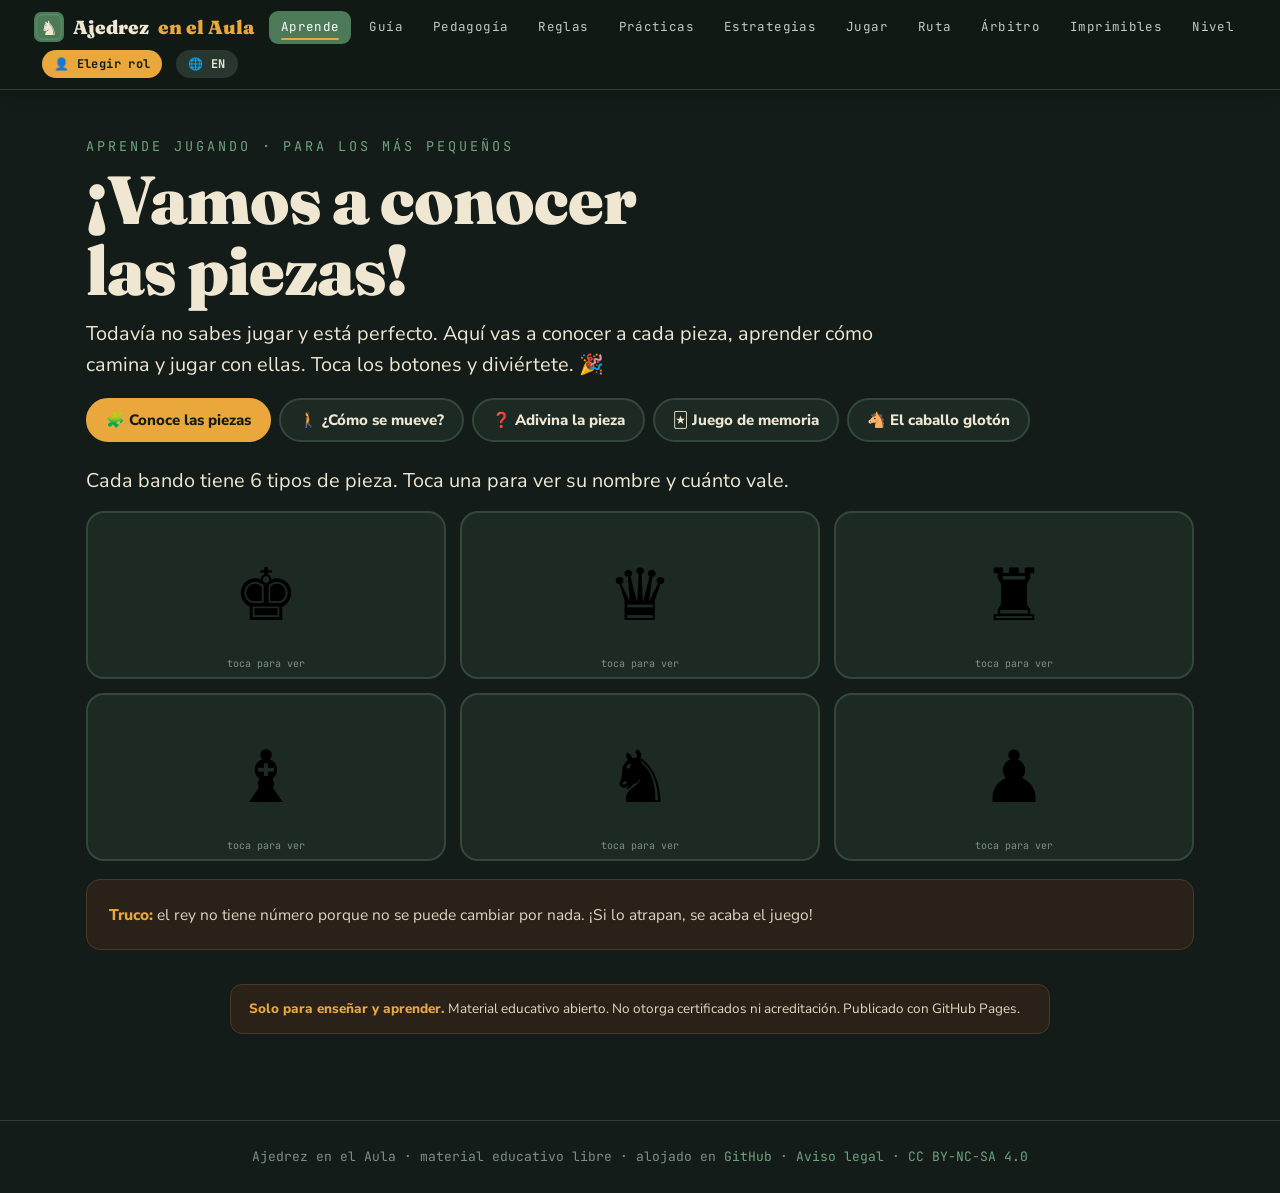
<file: aprende.html>
<!DOCTYPE html>
<html lang="es">
<head>
<meta charset="utf-8">
<meta name="viewport" content="width=device-width, initial-scale=1">
<title>Aprende jugando · Ajedrez en el Aula</title>
<meta name="description" content="Para niñas y niños que aún no saben jugar: conoce las piezas, aprende cómo se mueven y juega a la memoria y a adivinar las fichas. Colorido y divertido.">
<link rel="preconnect" href="https://fonts.googleapis.com">
<link rel="preconnect" href="https://fonts.gstatic.com" crossorigin>
<link href="https://fonts.googleapis.com/css2?family=Fraunces:opsz,wght@9..144,400;9..144,600;9..144,900&family=Nunito+Sans:wght@400;600;800&family=JetBrains+Mono:wght@400;700&display=swap" rel="stylesheet">
<link rel="stylesheet" href="assets/theme.css">
<style>
.kids h1,.kids h2{color:var(--marfil)}
.tabs2{display:flex;gap:8px;flex-wrap:wrap;margin:18px 0 24px}
.tabs2 button{font-family:var(--body);font-weight:800;font-size:15px;padding:10px 18px;border-radius:999px;
  border:2px solid #33473C;background:var(--tinta2);color:var(--marfil);cursor:pointer;transition:.15s}
.tabs2 button.on{background:var(--ambar);color:var(--tinta);border-color:var(--ambar)}
.panel{display:none} .panel.on{display:block}
/* Conoce las piezas */
.pieces-grid{display:grid;grid-template-columns:repeat(3,1fr);gap:14px}
@media(max-width:640px){.pieces-grid{grid-template-columns:repeat(2,1fr)}}
.piece-card{background:var(--tinta2);border:2px solid #33473C;border-radius:18px;padding:16px;text-align:center;cursor:pointer;transition:.15s}
.piece-card:hover{transform:translateY(-4px);border-color:var(--ambar)}
.piece-card.sel{border-color:var(--ambar);background:#2A2119}
.glyph{font-size:clamp(46px,12vw,72px);line-height:1;font-family:'DejaVu Sans','Segoe UI Symbol',sans-serif}
.piece-card .nm,.flip-face .nm{font-family:var(--disp);font-weight:900;font-size:22px;margin-top:4px}
.piece-card .val,.flip-face .val{font-family:var(--mono);font-size:12.5px;color:var(--ambar);margin-top:2px}
#pieceGrid.pieces-grid{grid-template-columns:repeat(3,1fr)}
#pieceGrid .flip-card{min-height:168px}
.demo{display:grid;grid-template-columns:300px 1fr;gap:24px;align-items:center;margin-top:22px}
@media(max-width:640px){.demo{grid-template-columns:1fr}}
.demo .cb{max-width:300px}
/* Quiz reconocer */
.quiz-piece{font-size:clamp(70px,20vw,130px);text-align:center;line-height:1;margin:8px 0 16px;
  font-family:'DejaVu Sans','Segoe UI Symbol',sans-serif}
.answers{display:grid;grid-template-columns:repeat(2,1fr);gap:12px;max-width:520px;margin:0 auto}
.answers button{font-family:var(--body);font-weight:800;font-size:18px;padding:16px;border-radius:14px;
  border:2px solid #33473C;background:var(--tinta2);color:var(--marfil);cursor:pointer;transition:.15s}
.answers button:hover{background:var(--tinta3)}
.answers button.ok{background:#26402C;border-color:var(--selva-cl)}
.answers button.no{background:#3A211C;border-color:var(--fuego)}
.stars{font-size:26px;letter-spacing:3px;text-align:center;min-height:34px}
.big-fb{text-align:center;font-family:var(--disp);font-weight:900;font-size:clamp(22px,4vw,34px);min-height:1.3em}
/* Memoria */
.mem{display:grid;grid-template-columns:repeat(4,1fr);gap:10px;max-width:520px;margin:16px auto 0}
@media(max-width:520px){.mem{grid-template-columns:repeat(3,1fr)}}
.mcard{aspect-ratio:3/4;border-radius:14px;border:2px solid #33473C;background:var(--tinta3);cursor:pointer;
  display:grid;place-items:center;font-size:clamp(28px,9vw,44px);font-family:'DejaVu Sans','Segoe UI Symbol',sans-serif;
  color:transparent;transition:.2s;user-select:none}
.mcard.up{background:var(--marfil2);color:var(--tinta)}
.mcard.done{background:#26402C;color:var(--selva-cl);border-color:var(--selva-cl);cursor:default}
.mcard .lbl{font-family:var(--body);font-weight:800;font-size:clamp(13px,3.4vw,17px);color:var(--tinta)}
.mcard.done .lbl{color:var(--marfil2)}
</style>
</head>
<body class="kids">
<nav class="nav"><div class="nav-in">
  <a class="brand" href="index.html">♞ Ajedrez <span>en el Aula</span></a>
  <a class="lnk on" href="aprende.html">Aprende</a>
  <a class="lnk" href="guia.html">Guía</a>
  <a class="lnk" href="pedagogia.html">Pedagogía</a>
  <a class="lnk" href="reglas.html">Reglas</a>
  <a class="lnk" href="practicas.html">Prácticas</a>
  <a class="lnk" href="estrategias.html">Estrategias</a>
  <a class="lnk" href="jugar.html">Jugar</a>
  <a class="lnk" href="ruta.html">Ruta</a>
  <a class="lnk" href="arbitraje.html">Árbitro</a>
  <a class="lnk" href="imprimibles.html">Imprimibles</a>
  <a class="lnk" href="nivel.html">Nivel</a>
</div></nav>

<div class="wrap">
  <div class="eyebrow">Aprende jugando · para los más pequeños</div>
  <h1 data-en="Let's meet<br>the pieces!">¡Vamos a conocer<br>las piezas!</h1>
  <p class="lead" style="margin:.6em 0 0">Todavía no sabes jugar y está perfecto. Aquí vas a conocer a cada pieza, aprender cómo camina y jugar con ellas. Toca los botones y diviértete. 🎉</p>

  <div class="tabs2" id="tabs">
    <button data-p="conoce" class="on">🧩 Conoce las piezas</button>
    <button data-p="mueve">🚶 ¿Cómo se mueve?</button>
    <button data-p="adivina">❓ Adivina la pieza</button>
    <button data-p="memoria">🃏 Juego de memoria</button>
    <button data-p="gloton">🐴 El caballo glotón</button>
  </div>

  <!-- PANEL 1: CONOCE -->
  <div class="panel on" id="p-conoce">
    <p class="lead" style="margin-bottom:14px">Cada bando tiene 6 tipos de pieza. Toca una para ver su nombre y cuánto vale.</p>
    <div class="pieces-grid" id="pieceGrid"></div>
    <div class="card warm" style="margin-top:18px"><p><em class="k" style="font-style:normal;color:var(--ambar);font-weight:800">Truco:</em> el rey no tiene número porque no se puede cambiar por nada. ¡Si lo atrapan, se acaba el juego!</p></div>
  </div>

  <!-- PANEL 2: MUEVE -->
  <div class="panel" id="p-mueve">
    <p class="lead">Toca una pieza y mira los puntos: ahí es donde puede ir. Cada pieza camina diferente.</p>
    <div class="pieces-grid" id="moveGrid" style="grid-template-columns:repeat(6,1fr)"></div>
    <div class="demo">
      <div class="cb" id="demoBoard"></div>
      <div>
        <h2 id="mvName" style="font-size:clamp(24px,4vw,36px)">El caballo</h2>
        <p id="mvText" class="lead"></p>
        <div class="say" id="mvSay" style="margin-top:.6em"></div>
      </div>
    </div>
  </div>

  <!-- PANEL 3: ADIVINA -->
  <div class="panel" id="p-adivina">
    <div class="card" style="text-align:center;padding:clamp(20px,4vw,34px);max-width:640px;margin:0 auto">
      <div class="stars" id="qStars"></div>
      <p class="note mono">¿Qué pieza es esta?</p>
      <div class="quiz-piece" id="qGlyph">♞</div>
      <div class="answers" id="qAnswers"></div>
      <div class="big-fb" id="qFb" style="margin-top:14px">&nbsp;</div>
      <p class="mono" style="color:var(--selva-cl)"><span data-en="Correct in a row:">Aciertos seguidos:</span> <span id="qStreak">0</span></p>
    </div>
  </div>

  <!-- PANEL 4: MEMORIA -->
  <div class="panel" id="p-memoria">
    <p class="lead">Encuentra las parejas. Toca dos cartas para voltearlas. En <strong>Difícil</strong> tienes que emparejar cada pieza con <strong>cómo se mueve</strong>: ¡hay que saber jugar!</p>
    <div class="tabs2" id="memMode" style="margin:6px 0 12px">
      <button data-m="nombres" class="on">🟢 Nombres</button>
      <button data-m="mueve">🔴 Movimientos (difícil)</button>
      <button data-m="ocho">🟣 8 parejas</button>
    </div>
    <div style="text-align:center;margin:10px 0">
      <button class="btn" id="memReset">↻ Barajar de nuevo</button>
      <span class="mono" style="margin-left:14px;color:var(--ambar)"><span data-en="Pairs:">Parejas:</span> <span id="memPairs">0</span> / <span id="memTotal">6</span></span>
      <span class="mono" style="margin-left:14px;color:#9DAFA2"><span data-en="Tries:">Intentos:</span> <span id="memTries">0</span></span>
    </div>
    <div class="mem" id="memGrid"></div>
    <div class="big-fb" id="memFb" style="margin-top:12px">&nbsp;</div>
  </div>

  <!-- PANEL 5: CABALLO GLOTÓN -->
  <div class="panel" id="p-gloton">
    <p class="lead">El caballo tiene hambre: ¡tiene que comerse <strong>todos</strong> los peones! Recuerda que salta en forma de L. Tócalo y llévalo a un peón.</p>
    <div class="board-wrap" style="max-width:460px;margin:0 auto">
      <div class="big-fb" id="glotonFb" style="min-height:1.4em;font-size:clamp(18px,3.5vw,26px)">Peones por comer: <span id="glotonLeft">6</span></div>
      <div id="glotonBoard" class="cb"></div>
      <div style="text-align:center;margin-top:10px"><button class="btn" id="glotonReset">↻ Jugar otra vez</button>
        <span class="mono" style="margin-left:12px;color:#9DAFA2">Saltos: <span id="glotonMoves">0</span></span></div>
    </div>
    <p class="note" style="text-align:center;margin-top:8px">Consejo docente: es el mini-juego clásico para dominar el salto del caballo.</p>
  </div>

  <div class="disclaimer" style="margin-top:34px">
    <strong>Solo para enseñar y aprender.</strong> Material educativo abierto. No otorga certificados ni acreditación. Publicado con GitHub Pages.
  </div>
</div>

<div class="foot">Ajedrez en el Aula · material educativo libre · alojado en <a href="https://github.com/elmerantonio/ajedrez-aula">GitHub</a></div>

<script>
window.PAGE_I18N={
  __title:'Learn by playing · Chess in the Classroom',
  'Aprende jugando · para los más pequeños':'Learn by playing · for the youngest',
  'Todavía no sabes jugar y está perfecto. Aquí vas a conocer a cada pieza, aprender cómo camina y jugar con ellas. Toca los botones y diviértete. 🎉':
    'You can\'t play yet and that\'s perfectly fine. Here you\'ll meet every piece, learn how it walks and play with them. Tap the buttons and have fun. 🎉',
  '🧩 Conoce las piezas':'🧩 Meet the pieces','🚶 ¿Cómo se mueve?':'🚶 How does it move?',
  '❓ Adivina la pieza':'❓ Guess the piece','🃏 Juego de memoria':'🃏 Memory game','🐴 El caballo glotón':'🐴 The greedy knight',
  'Cada bando tiene 6 tipos de pieza. Toca una para ver su nombre y cuánto vale.':
    'Each side has 6 kinds of piece. Tap one to see its name and how much it\'s worth.',
  'Truco: el rey no tiene número porque no se puede cambiar por nada. ¡Si lo atrapan, se acaba el juego!':
    '<em class="k" style="font-style:normal;color:var(--ambar);font-weight:800">Trick:</em> the king has no number because it can\'t be traded for anything. If it\'s caught, the game is over!',
  'Toca una pieza y mira los puntos: ahí es donde puede ir. Cada pieza camina diferente.':
    'Tap a piece and look at the dots: that\'s where it can go. Each piece walks differently.',
  '¿Qué pieza es esta?':'Which piece is this?',
  'Encuentra las parejas. Toca dos cartas para voltearlas. En Difícil tienes que emparejar cada pieza con cómo se mueve: ¡hay que saber jugar!':
    'Find the pairs. Tap two cards to flip them. On <strong>Hard</strong> you must match each piece with <strong>how it moves</strong>: you have to know how to play!',
  '🟢 Nombres':'🟢 Names','🔴 Movimientos (difícil)':'🔴 Moves (hard)','🟣 8 parejas':'🟣 8 pairs',
  '↻ Barajar de nuevo':'↻ Shuffle again',
  'El caballo tiene hambre: ¡tiene que comerse todos los peones! Recuerda que salta en forma de L. Tócalo y llévalo a un peón.':
    'The knight is hungry: it has to eat <strong>all</strong> the pawns! Remember it jumps in an L shape. Tap it and take it to a pawn.',
  '↻ Jugar otra vez':'↻ Play again',
  'Consejo docente: es el mini-juego clásico para dominar el salto del caballo.':
    'Teacher tip: it\'s the classic mini-game to master the knight\'s jump.',
  'Solo para enseñar y aprender. Material educativo abierto. No otorga certificados ni acreditación. Publicado con GitHub Pages.':
    '<strong>For teaching and learning only.</strong> Open educational material. It grants no certificates or accreditation. Published with GitHub Pages.',
  // nombres de piezas y descripciones (usados por JS)
  'Rey':'King','Dama':'Queen','Torre':'Rook','Alfil':'Bishop','Caballo':'Knight','Peón':'Pawn',
  'La pieza más importante':'The most important piece','9 puntos · la más fuerte':'9 points · the strongest',
  '5 puntos':'5 points','3 puntos':'3 points','1 punto':'1 point',
  'El rey camina un pasito en cualquier dirección: adelante, atrás, a los lados o en diagonal. Es lento, pero hay que cuidarlo mucho.':
    'The king walks one little step in any direction: forward, back, sideways or diagonally. It\'s slow, but you must protect it a lot.',
  'La dama va para donde quiera y todo lo lejos que quiera: en línea recta y en diagonal. Es la más poderosa del ejército.':
    'The queen goes wherever it wants and as far as it wants: in a straight line and diagonally. It\'s the most powerful in the army.',
  'La torre camina en línea recta: para arriba, para abajo y a los lados. Nunca cruza en diagonal.':
    'The rook walks in a straight line: up, down and sideways. It never crosses diagonally.',
  'El alfil camina solo en diagonal, de esquinita en esquinita. Siempre se queda en su mismo color de casilla.':
    'The bishop walks only diagonally, corner to corner. It always stays on its same color of square.',
  'El caballo salta en forma de L: dos pasitos y dobla. ¡Y salta por encima de las demás piezas!':
    'The knight jumps in an L shape: two little steps and turn. And it jumps over the other pieces!',
  'El peón camina derechito hacia adelante y come de ladito, en diagonal. Nunca da marcha atrás. Si llega al final… ¡se vuelve dama!':
    'The pawn walks straight forward and eats sideways, diagonally. It never goes back. If it reaches the end… it becomes a queen!',
  '«El rey es el abuelito: da un pasito nada más.»':'«The king is grandpa: he takes just one little step.»',
  '«La dama es torre y alfil juntos.»':'«The queen is rook and bishop together.»',
  '«La torre es el carro: va derechito por la calle.»':'«The rook is the cart: it goes straight down the street.»',
  '«El alfil camina en punta de pie por la sombra.»':'«The bishop tiptoes along the shadow.»',
  '«Dos pasos y dobla la esquina, montado y saltando.»':'«Two steps and turn the corner, riding and jumping.»',
  '«Camina derechito, pero come de ladito.»':'«It walks straight, but eats sideways.»',
  'El rey':'The king','La dama':'The queen','La torre':'The rook','El alfil':'The bishop','El caballo':'The knight','El peón':'The pawn',
  'toca para ver':'tap to see','Pieza: toca para ver su nombre':'Piece: tap to see its name',
  'Un pasito':'One step','Recto y diagonal':'Straight and diagonal','En línea recta':'Straight line',
  'En diagonal':'Diagonally','Salta en L':'Jumps in an L','Recto, come de lado':'Straight, eats sideways',
  'Jaque':'Check','Mate':'Mate',
  // fragmentos con variables
  '¡Muy bien!':'Great!','Es el':'It\'s the','¡Ganaste en':'You won in','intentos!':'tries!',
  'Peones por comer:':'Pawns to eat:','¡Te los comiste todos!':'You ate them all!','en':'in','saltos':'jumps'
};
</script>
<script src="assets/chess.js"></script>
<script src="assets/board.js"></script>
<script src="assets/app.js"></script>
<script>
(function(){
'use strict';
var C=window.Chess;
var T=(window.AA&&AA.t)?AA.t:function(s){return s;};
var EN=function(){return !!(window.AA&&AA.lang&&AA.lang()==='en');};
var PIECES=[
  {k:'k', wg:'♔', bg:'♚', nm:'Rey', val:'La pieza más importante', fen:'d4', text:'El rey camina un pasito en cualquier dirección: adelante, atrás, a los lados o en diagonal. Es lento, pero hay que cuidarlo mucho.', say:'«El rey es el abuelito: da un pasito nada más.»'},
  {k:'q', wg:'♕', bg:'♛', nm:'Dama', val:'9 puntos · la más fuerte', fen:'d4', text:'La dama va para donde quiera y todo lo lejos que quiera: en línea recta y en diagonal. Es la más poderosa del ejército.', say:'«La dama es torre y alfil juntos.»'},
  {k:'r', wg:'♖', bg:'♜', nm:'Torre', val:'5 puntos', fen:'d4', text:'La torre camina en línea recta: para arriba, para abajo y a los lados. Nunca cruza en diagonal.', say:'«La torre es el carro: va derechito por la calle.»'},
  {k:'b', wg:'♗', bg:'♝', nm:'Alfil', val:'3 puntos', fen:'d4', text:'El alfil camina solo en diagonal, de esquinita en esquinita. Siempre se queda en su mismo color de casilla.', say:'«El alfil camina en punta de pie por la sombra.»'},
  {k:'n', wg:'♘', bg:'♞', nm:'Caballo', val:'3 puntos', fen:'d4', text:'El caballo salta en forma de L: dos pasitos y dobla. ¡Y salta por encima de las demás piezas!', say:'«Dos pasos y dobla la esquina, montado y saltando.»'},
  {k:'p', wg:'♙', bg:'♟', nm:'Peón', val:'1 punto', fen:'d2', text:'El peón camina derechito hacia adelante y come de ladito, en diagonal. Nunca da marcha atrás. Si llega al final… ¡se vuelve dama!', say:'«Camina derechito, pero come de ladito.»'}
];

/* ---- PANEL 1: CONOCE (tarjetas que giran) ---- */
var grid=document.getElementById('pieceGrid');
PIECES.forEach(function(p){
  var d=document.createElement('button'); d.className='flip-card'; d.type='button';
  d.setAttribute('aria-label',T('Pieza: toca para ver su nombre'));
  d.innerHTML='<div class="flip-inner">'+
    '<div class="flip-face front"><div class="glyph">'+p.bg+'</div><div class="flip-hint">'+T('toca para ver')+'</div></div>'+
    '<div class="flip-face back"><div class="nm">'+T(p.nm)+'</div><div class="val">'+T(p.val)+'</div></div>'+
    '</div>';
  d.addEventListener('click',function(){ d.classList.toggle('flipped'); });
  grid.appendChild(d);
});

/* ---- PANEL 2: MUEVE ---- */
var moveGrid=document.getElementById('moveGrid');
var demo=new ChessBoard(document.getElementById('demoBoard'),{interactive:false});
function showMove(p){
  var sq=p.fen; var upper=p.k.toUpperCase();
  var rc=C.sqToRC(sq);
  // arma un FEN con solo esta pieza
  var board=[];for(var r=0;r<8;r++)board.push('8');
  var rows=Array(8).fill(null).map(function(){return Array(8).fill(null);});
  rows[rc[0]][rc[1]]=upper;
  var fen=rows.map(function(row){var e=0,s='';row.forEach(function(c){if(!c){e++;}else{if(e){s+=e;e=0;}s+=c;}});if(e)s+=e;return s;}).join('/');
  demo.setState(fen+' w - - 0 1');
  // marca destinos
  var st=C.parseFEN(fen+' w - - 0 1');
  var moves=C.legalMoves(st).filter(function(m){return m.from[0]===rc[0]&&m.from[1]===rc[1];});
  moves.forEach(function(m){
    var cell=demo.cells[m.to[0]+'-'+m.to[1]];
    if(cell){var dot=document.createElement('div');dot.className='hint';cell.classList.add('hint');}
  });
  // resalta selección
  var scell=demo.cells[rc[0]+'-'+rc[1]]; if(scell) scell.classList.add('sel');
  document.getElementById('mvName').textContent=T((p.k==='q'||p.k==='r')?('La '+p.nm.toLowerCase()):('El '+p.nm.toLowerCase()));
  document.getElementById('mvText').textContent=T(p.text);
  document.getElementById('mvSay').textContent=T(p.say);
  Array.prototype.slice.call(moveGrid.children).forEach(function(x){x.classList.remove('sel');});
}
PIECES.forEach(function(p,i){
  var d=document.createElement('div'); d.className='piece-card'; d.style.padding='10px';
  d.innerHTML='<div class="glyph" style="font-size:clamp(30px,7vw,44px)">'+p.bg+'</div><div class="nm" style="font-size:14px">'+T(p.nm)+'</div>';
  d.addEventListener('click',function(){
    Array.prototype.slice.call(moveGrid.children).forEach(function(x){x.classList.remove('sel');});
    d.classList.add('sel'); showMove(p);
  });
  moveGrid.appendChild(d);
});

/* ---- PANEL 3: ADIVINA ---- */
var qStreak=0, qCur;
var qGlyph=document.getElementById('qGlyph'), qAnswers=document.getElementById('qAnswers'),
    qFb=document.getElementById('qFb'), qStreakEl=document.getElementById('qStreak'), qStars=document.getElementById('qStars');
function newQuiz(){
  qFb.innerHTML='&nbsp;';
  qCur=PIECES[Math.floor(Math.random()*PIECES.length)];
  qGlyph.textContent=Math.random()<0.5?qCur.bg:qCur.wg;
  var opts=[qCur]; while(opts.length<4){var r=PIECES[Math.floor(Math.random()*PIECES.length)];if(opts.indexOf(r)<0)opts.push(r);}
  opts.sort(function(){return Math.random()-0.5;});
  qAnswers.innerHTML='';
  opts.forEach(function(o){
    var b=document.createElement('button');b.textContent=T(o.nm);b.dataset.nm=o.nm;
    b.addEventListener('click',function(){answerQuiz(o,b);});
    qAnswers.appendChild(b);
  });
}
function answerQuiz(o,btn){
  var buttons=qAnswers.querySelectorAll('button'); buttons.forEach(function(b){b.disabled=true;});
  if(o===qCur){ btn.classList.add('ok'); qStreak++; qFb.textContent=T('¡Muy bien!')+' 🎉'; qFb.style.color='var(--selva-cl)';
    if(window.celebrate) celebrate(btn); if(window.AA) AA.award('aprende'); }
  else{ btn.classList.add('no'); qStreak=0; qFb.textContent=T('Es el')+' '+T(qCur.nm).toLowerCase(); qFb.style.color='var(--fuego)';
    buttons.forEach(function(b){if(b.dataset.nm===qCur.nm)b.classList.add('ok');});}
  qStreakEl.textContent=qStreak;
  qStars.textContent='⭐'.repeat(Math.min(qStreak,10));
  setTimeout(newQuiz,1200);
}

/* ---- PANEL 4: MEMORIA (con dificultad) ---- */
var MOVE_DESC={k:'Un pasito',q:'Recto y diagonal',r:'En línea recta',b:'En diagonal',n:'Salta en L',p:'Recto, come de lado'};
var memGrid=document.getElementById('memGrid'), memPairs=document.getElementById('memPairs'),
    memFb=document.getElementById('memFb'), memTotal=document.getElementById('memTotal'), memTries=document.getElementById('memTries');
var flipped=[], lock=false, pairs=0, tries=0, memMode='nombres', memNeed=6;
function memDefs(){
  var defs=PIECES.map(function(p){
    return {id:p.k, face:p.bg, label: T(memMode==='mueve'?MOVE_DESC[p.k]:p.nm)};
  });
  if(memMode==='ocho'){
    defs.push({id:'jaque', face:'+', label:T('Jaque')});
    defs.push({id:'mate', face:'#', label:T('Mate')});
  }
  return defs;
}
function buildMem(){
  pairs=0; tries=0; flipped=[]; lock=false;
  memPairs.textContent='0'; memTries.textContent='0'; memFb.innerHTML='&nbsp;'; memFb.style.color='';
  var defs=memDefs(); memNeed=defs.length; memTotal.textContent=memNeed;
  var cards=[];
  defs.forEach(function(p){
    cards.push({id:p.id,type:'face',content:p.face});
    cards.push({id:p.id,type:'label',content:p.label});
  });
  cards.sort(function(){return Math.random()-0.5;});
  memGrid.innerHTML='';
  cards.forEach(function(c){
    var d=document.createElement('div'); d.className='mcard'; d.dataset.id=c.id;
    if(c.type==='label'){d.innerHTML='<span class="lbl">'+c.content+'</span>';}
    else{d.textContent=c.content;}
    d.addEventListener('click',function(){flip(d);});
    memGrid.appendChild(d);
  });
}
function flip(d){
  if(lock||d.classList.contains('up')||d.classList.contains('done'))return;
  d.classList.add('up'); flipped.push(d);
  if(flipped.length===2){
    lock=true; tries++; memTries.textContent=tries;
    if(flipped[0].dataset.id===flipped[1].dataset.id){
      flipped.forEach(function(x){x.classList.add('done');x.classList.remove('up');});
      pairs++; memPairs.textContent=pairs; flipped=[]; lock=false;
      if(pairs===memNeed){memFb.textContent=T('¡Ganaste en')+' '+tries+' '+T('intentos!')+' 🏆'; memFb.style.color='var(--ambar)';
        if(window.celebrate) celebrate(document.getElementById('memGrid'));
        if(window.AA) AA.award('memoria');}
    } else {
      setTimeout(function(){flipped.forEach(function(x){x.classList.remove('up');});flipped=[];lock=false;},800);
    }
  }
}
document.getElementById('memReset').addEventListener('click',buildMem);
document.getElementById('memMode').addEventListener('click',function(e){
  var b=e.target.closest('button'); if(!b) return;
  Array.prototype.slice.call(this.children).forEach(function(x){x.classList.remove('on');});
  b.classList.add('on'); memMode=b.dataset.m; buildMem();
});

/* ---- PANEL 5: EL CABALLO GLOTÓN ---- */
var GLOTON_FEN='8/8/2p1p3/1p3p2/3N4/1p3p2/8/8 w - - 0 1';
var glotonBoard=null, glotonMoves=0;
var glotonLeft=document.getElementById('glotonLeft'), glotonMovesEl=document.getElementById('glotonMoves'),
    glotonFb=document.getElementById('glotonFb');
function countPawns(state){var n=0;for(var r=0;r<8;r++)for(var c=0;c<8;c++){var p=state.board[r][c];if(p&&p.toLowerCase()==='p')n++;}return n;}
function glotonStart(){
  glotonMoves=0; glotonMovesEl.textContent='0';
  glotonFb.innerHTML=T('Peones por comer:')+' <span id="glotonLeft">6</span>';
  glotonLeft=document.getElementById('glotonLeft');
  if(!glotonBoard){
    glotonBoard=new ChessBoard(document.getElementById('glotonBoard'),{
      onMove:function(mv,san,state){ glotonAfter(); }
    });
  }
  glotonBoard.setState(GLOTON_FEN);
  glotonBoard.lock(false);
  glotonLeft.textContent=countPawns(glotonBoard.state);
}
function glotonAfter(){
  // solo mueve el caballo blanco: devuelve el turno a las blancas
  glotonBoard.state.turn='w';
  glotonBoard.allowedSide='w';
  glotonMoves++; glotonMovesEl.textContent=glotonMoves;
  var left=countPawns(glotonBoard.state);
  if(left>0){
    glotonFb.innerHTML=T('Peones por comer:')+' <span id="glotonLeft">'+left+'</span>';
    glotonLeft=document.getElementById('glotonLeft');
  } else {
    glotonBoard.lock(true);
    glotonFb.innerHTML=T('¡Te los comiste todos!')+' 🏆 '+T('en')+' '+glotonMoves+' '+T('saltos');
    glotonFb.style.color='var(--ambar)';
    if(window.celebrate) celebrate(document.getElementById('glotonBoard'));
    if(window.AA) AA.award('aprende');
  }
}
document.getElementById('glotonReset').addEventListener('click',function(){ glotonFb.style.color=''; glotonStart(); });

/* ---- TABS ---- */
document.getElementById('tabs').addEventListener('click',function(e){
  var b=e.target.closest('button'); if(!b)return;
  Array.prototype.slice.call(this.children).forEach(function(x){x.classList.remove('on');});
  b.classList.add('on');
  Array.prototype.slice.call(document.querySelectorAll('.panel')).forEach(function(p){p.classList.remove('on');});
  document.getElementById('p-'+b.dataset.p).classList.add('on');
});

// init
showMove(PIECES[4]); document.querySelectorAll('#moveGrid .piece-card')[4].classList.add('sel');
newQuiz(); buildMem(); glotonStart();
})();
</script>
</body>
</html>
</file>
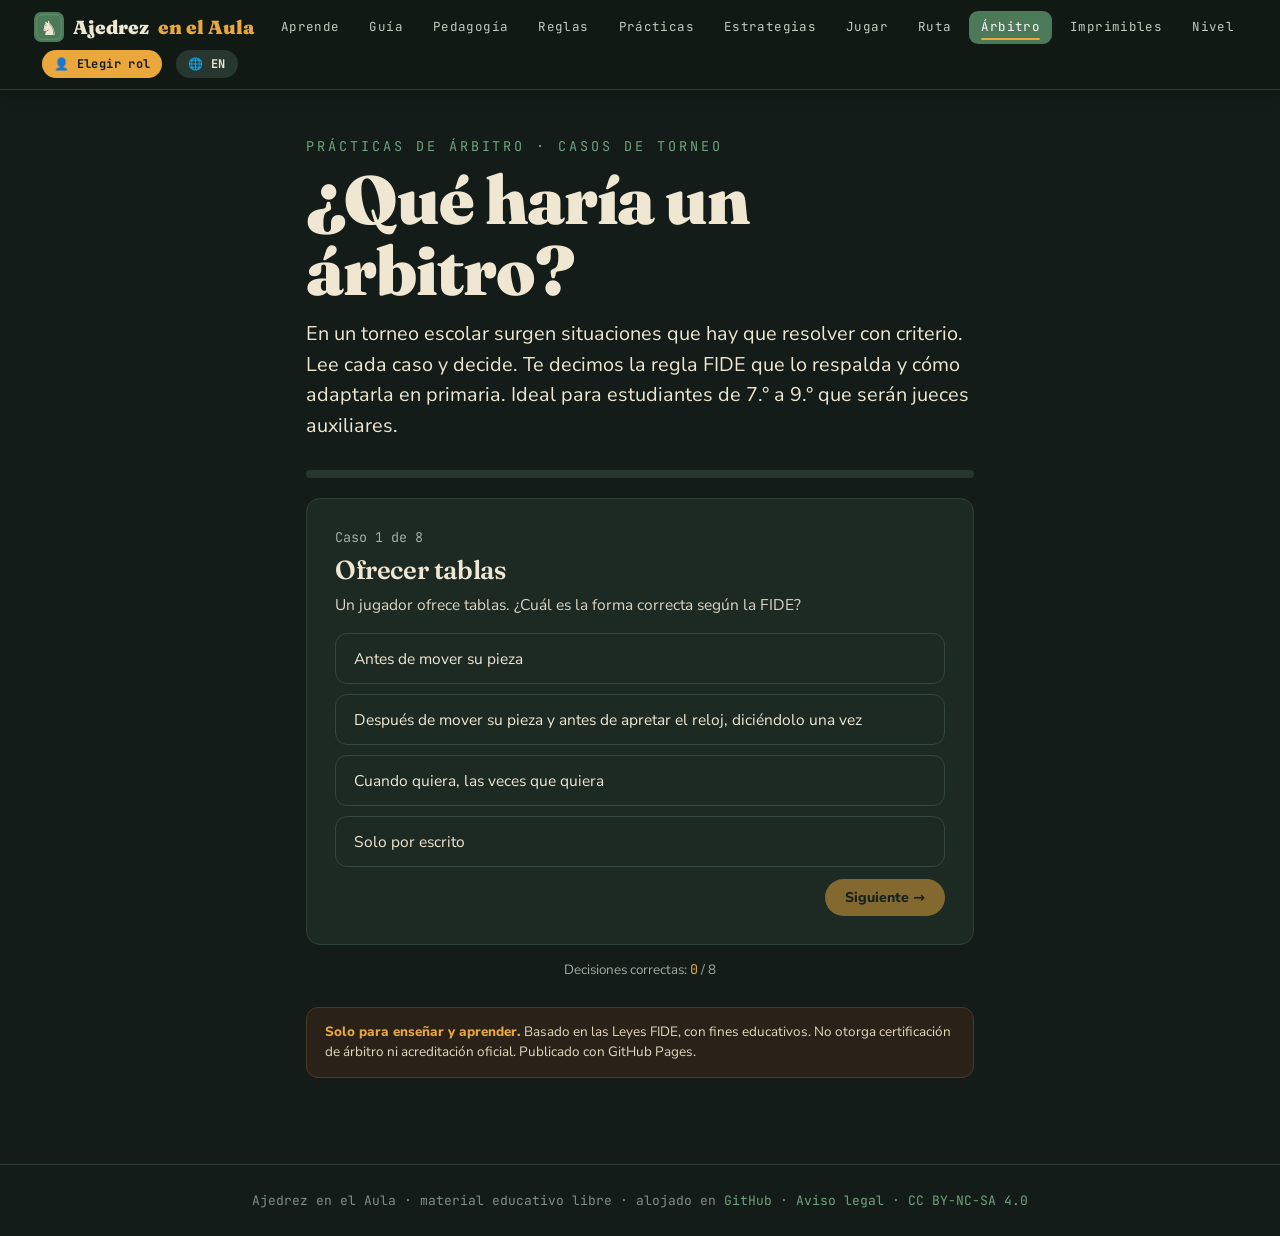
<file: arbitraje.html>
<!DOCTYPE html>
<html lang="es">
<head>
<meta charset="utf-8">
<meta name="viewport" content="width=device-width, initial-scale=1">
<title>Prácticas de árbitro · Ajedrez en el Aula</title>
<meta name="description" content="Aprende a arbitrar: casos reales de torneo escolar donde debes decidir qué hacer, con la regla FIDE que lo respalda y la adaptación para primaria.">
<link rel="preconnect" href="https://fonts.googleapis.com">
<link rel="preconnect" href="https://fonts.gstatic.com" crossorigin>
<link href="https://fonts.googleapis.com/css2?family=Fraunces:opsz,wght@9..144,400;9..144,600;9..144,900&family=Nunito+Sans:wght@400;600;800&family=JetBrains+Mono:wght@400;700&display=swap" rel="stylesheet">
<link rel="stylesheet" href="assets/theme.css">
<style>
.case{max-width:760px;margin:0 auto}
.opt{display:block;width:100%;text-align:left;background:var(--tinta2);color:var(--marfil);
  border:1px solid #33473C;border-radius:12px;padding:14px 18px;margin-bottom:10px;cursor:pointer;
  font-family:var(--body);font-size:15.5px;transition:.15s}
.opt:hover{background:var(--tinta3)}
.opt.correct{background:#26402C;border-color:var(--selva-cl)}
.opt.wrong{background:#3A211C;border-color:var(--fuego)}
.opt:disabled{cursor:default}
.explain{display:none;margin-top:12px;border-left:3px solid var(--ambar);padding:.4em 0 .4em .9em;color:#E4D8BE;font-size:15px}
.explain.on{display:block}
.explain .art{font-family:var(--mono);font-size:12px;color:var(--cielo);display:block;margin-top:.4em}
.bar{height:8px;background:var(--tinta3);border-radius:99px;overflow:hidden;margin-bottom:20px}
.bar>i{display:block;height:100%;background:var(--ambar);width:0;transition:width .3s}
</style>
</head>
<body>
<nav class="nav"><div class="nav-in">
  <a class="brand" href="index.html">♞ Ajedrez <span>en el Aula</span></a>
  <a class="lnk" href="aprende.html">Aprende</a>
  <a class="lnk" href="guia.html">Guía</a>
  <a class="lnk" href="pedagogia.html">Pedagogía</a>
  <a class="lnk" href="reglas.html">Reglas</a>
  <a class="lnk" href="practicas.html">Prácticas</a>
  <a class="lnk" href="estrategias.html">Estrategias</a>
  <a class="lnk" href="jugar.html">Jugar</a>
  <a class="lnk" href="ruta.html">Ruta</a>
  <a class="lnk on" href="arbitraje.html">Árbitro</a>
  <a class="lnk" href="imprimibles.html">Imprimibles</a>
  <a class="lnk" href="nivel.html">Nivel</a>
</div></nav>

<div class="wrap case">
  <div class="eyebrow">Prácticas de árbitro · casos de torneo</div>
  <h1>¿Qué haría un árbitro?</h1>
  <p class="lead" style="margin:.6em 0 1.4em">En un torneo escolar surgen situaciones que hay que resolver con criterio. Lee cada caso y decide. Te decimos la regla FIDE que lo respalda y cómo adaptarla en primaria. Ideal para estudiantes de 7.° a 9.° que serán jueces auxiliares.</p>

  <div class="bar"><i id="prog"></i></div>
  <div class="card" style="padding:clamp(18px,3vw,28px)">
    <div class="note mono" id="cnum">Caso 1 de 8</div>
    <h3 id="ctitle" style="margin:.4em 0 .3em;font-size:clamp(18px,2.4vw,26px)">—</h3>
    <p id="cscene" style="margin-bottom:16px"></p>
    <div id="opts"></div>
    <div class="explain" id="explain"></div>
    <div style="text-align:right;margin-top:12px">
      <button class="btn" id="next" disabled>Siguiente →</button>
    </div>
  </div>
  <p class="note" style="text-align:center;margin-top:14px"><span data-en="Correct decisions:">Decisiones correctas:</span> <span id="score" class="mono" style="color:var(--ambar)">0</span> / 8</p>

  <div id="done" style="display:none;text-align:center;margin-top:20px">
    <div class="card" style="padding:clamp(22px,4vw,36px)">
      <h2 id="doneTitle">—</h2>
      <p class="lead" id="doneText" style="margin:.4em auto"></p>
      <button class="btn" id="retry" style="margin-top:14px">↻ Repasar los casos</button>
    </div>
  </div>

  <div class="disclaimer" style="margin-top:26px">
    <strong>Solo para enseñar y aprender.</strong> Basado en las Leyes FIDE, con fines educativos. No otorga certificación de árbitro ni acreditación oficial. Publicado con GitHub Pages.
  </div>
</div>

<div class="foot">Ajedrez en el Aula · material educativo libre · alojado en <a href="https://github.com/elmerantonio/ajedrez-aula">GitHub</a></div>

<script>
window.PAGE_I18N={
  __title:'Referee practice · Chess in the Classroom',
  'Prácticas de árbitro · casos de torneo':'Referee practice · tournament cases',
  '¿Qué haría un árbitro?':'What would a referee do?',
  'En un torneo escolar surgen situaciones que hay que resolver con criterio. Lee cada caso y decide. Te decimos la regla FIDE que lo respalda y cómo adaptarla en primaria. Ideal para estudiantes de 7.° a 9.° que serán jueces auxiliares.':
    'In a school tournament, situations arise that must be resolved with judgment. Read each case and decide. We tell you the FIDE rule that backs it and how to adapt it in lower grades. Ideal for 7th–9th grade students who will be assistant referees.',
  'Solo para enseñar y aprender. Basado en las Leyes FIDE, con fines educativos. No otorga certificación de árbitro ni acreditación oficial. Publicado con GitHub Pages.':
    '<strong>For teaching and learning only.</strong> Based on the FIDE Laws, for educational purposes. It grants no referee certification or official accreditation. Published with GitHub Pages.',
  '↻ Repasar los casos':'↻ Review the cases',
  'Caso':'Case','de':'of','Procedimiento de reclamo':'Claim procedure',
  // ---- casos: título / escena / opciones / explicación ----
  'Una jugada ilegal':'An illegal move',
  'En plena partida, un niño mueve su alfil en línea recta, como si fuera torre, y aprieta el reloj. El rival levanta la mano. ¿Qué haces?':
    'In the middle of a game, a child moves their bishop in a straight line, as if it were a rook, and presses the clock. The opponent raises a hand. What do you do?',
  'Dejar la jugada: ya apretó el reloj':'Let the move stand: they already pressed the clock',
  'Restaurar la posición anterior, aplicar pieza tocada y dar 2 minutos al rival':'Restore the previous position, apply touch-move and give the opponent 2 minutes',
  'Declarar perdedor al que hizo la jugada ilegal':'Declare the player who made the illegal move the loser',
  'Reiniciar toda la partida':'Restart the whole game',
  'Se restaura la posición justo antes de la jugada ilegal y se aplica la regla de pieza tocada (debe mover ese alfil de forma legal). El rival recibe 2 minutos extra. Solo la segunda jugada ilegal del mismo jugador pierde la partida.':
    'The position just before the illegal move is restored and the touch-move rule applies (they must move that bishop legally). The opponent gets 2 extra minutes. Only the <strong>second</strong> illegal move by the same player loses the game.',
  'Pieza tocada':'Touch-move',
  'Un jugador toca su caballo, lo piensa mejor y quiere mover la dama. ¿Se lo permites?':'A player touches their knight, thinks better of it and wants to move the queen. Do you allow it?',
  'Sí, mientras no lo haya soltado en otra casilla':'Yes, as long as they haven\'t released it on another square',
  'No: si el caballo tiene una jugada legal, debe mover el caballo':'No: if the knight has a legal move, they must move the knight',
  'Solo si avisa «compongo»':'Only if they say «I adjust»',
  'Sí, porque aún no apretó el reloj':'Yes, because they haven\'t pressed the clock yet',
  'Tocar una pieza propia obliga a moverla si tiene alguna jugada legal. «Compongo» (j\'adoube) solo sirve si se dice antes de tocar, y únicamente para acomodar.':
    'Touching your own piece obliges you to move it if it has any legal move. «I adjust» (<span class="mono">j\'adoube</span>) only counts if said <strong>before</strong> touching, and only to adjust.',
  'El rey en jaque':'The king in check',
  'Un jugador está en jaque, pero hace una jugada que no resuelve el jaque (deja a su rey atacado) y aprieta el reloj. ¿Es válido?':
    'A player is in check but makes a move that doesn\'t resolve it (leaving their king attacked) and presses the clock. Is it valid?',
  'Sí, es su decisión':'Yes, it\'s their decision','No: es jugada ilegal, se restaura la posición':'No: it\'s an illegal move, the position is restored',
  'Sí, pero pierde un turno':'Yes, but they lose a turn','Se le captura el rey y gana el rival':'The king is captured and the opponent wins',
  'Dejar al propio rey en jaque es una jugada ilegal. Se restaura la posición y debe hacer una jugada que resuelva el jaque. El rey nunca se captura: la partida termina con el mate.':
    'Leaving your own king in check is an illegal move. The position is restored and they must make a move that resolves the check. The king is <strong>never captured</strong>: the game ends with checkmate.',
  'Cae la bandera':'The flag falls',
  'A un jugador se le acaba el tiempo (cae la bandera). Pero al rival solo le queda un rey solo, sin más piezas. ¿Quién gana?':
    'A player runs out of time (the flag falls). But the opponent has only a lone king, no other pieces. Who wins?',
  'Gana por tiempo el que aún tiene piezas':'The one who still has pieces wins on time','Es tablas: el rival no tiene material para dar mate':'It\'s a draw: the opponent has no material to give mate',
  'Pierde el del rey solo':'The lone-king player loses','Se reanuda con más tiempo':'Play resumes with more time',
  'Quien se queda sin tiempo normalmente pierde, PERO si el rival no tiene material suficiente para dar mate (aquí, un rey solo), la partida es tablas. Además, la caída de bandera debe reclamarse.':
    'Whoever runs out of time normally loses, BUT if the opponent has <strong>insufficient material to give mate</strong> (here, a lone king), the game is a <strong>draw</strong>. Also, a fallen flag must be claimed.',
  'Enroque dudoso':'Doubtful castling',
  'Un jugador quiere enrocar. Su torre de enroque está atacada por un alfil enemigo, y el rey no pasa por ninguna casilla atacada. ¿Puede enrocar?':
    'A player wants to castle. Their castling rook is attacked by an enemy bishop, and the king doesn\'t pass through any attacked square. Can they castle?',
  'No, porque la torre está atacada':'No, because the rook is attacked','Sí: la restricción de casillas atacadas es solo para el rey':'Yes: the attacked-square restriction is only for the king',
  'No, nunca se enroca bajo ataque':'No, you never castle under attack','Solo si captura antes el alfil':'Only if they capture the bishop first',
  'Se permite enrocar aunque la torre esté atacada o pase por una casilla atacada. Lo que no se permite es que el rey esté en jaque, pase por, o llegue a una casilla atacada.':
    'Castling is allowed even if the <strong>rook</strong> is attacked or passes through an attacked square. What is not allowed is for the <strong>king</strong> to be in check, or to pass through or land on an attacked square.',
  'Suena un celular':'A phone rings',
  'Durante la partida, suena el teléfono de un jugador dentro de la sala. En un torneo con reglamento FIDE estricto, ¿qué corresponde?':
    'During the game, a player\'s phone rings inside the room. In a tournament with strict FIDE rules, what applies?',
  'Una advertencia y sigue jugando':'A warning and play continues','Puede perder la partida':'They can lose the game',
  'Solo apagar el teléfono':'Just turn off the phone','Cambiar de sala':'Change rooms',
  'La FIDE es muy estricta: si un dispositivo suena en la sala, el jugador puede perder la partida. En un torneo escolar, anúncialo con claridad antes de empezar y decide la sanción por adelantado.':
    'FIDE is very strict: if a device rings in the room, the player <strong>can lose the game</strong>. In a school tournament, announce it clearly before starting and decide the penalty in advance.',
  'Reclamo de triple repetición':'Threefold repetition claim',
  'Un jugador dice que la misma posición se ha repetido tres veces y reclama tablas. ¿Qué haces primero?':
    'A player says the same position has repeated three times and claims a draw. What do you do first?',
  'Declaras tablas de inmediato':'Declare a draw immediately','Verificas con las planillas antes de decidir':'Verify with the scoresheets before deciding',
  'Ignoras el reclamo':'Ignore the claim','Le das la razón al que va ganando':'Side with whoever is winning',
  'La triple repetición no es automática: el jugador debe reclamarla y tú debes verificarla, normalmente con las planillas. Por eso anotar bien la partida es importante. A la quíntuple repetición, el árbitro declara tablas por sí mismo.':
    'Threefold repetition is <strong>not automatic</strong>: the player must claim it and you must verify it, usually with the <strong>scoresheets</strong>. That\'s why recording the game well matters. At fivefold repetition, the referee declares the draw independently.',
  'Cómo se reclama':'How to make a claim',
  'Un jugador quiere hacer un reclamo al árbitro en medio de la partida. ¿Cuál es el procedimiento correcto?':
    'A player wants to make a claim to the referee mid-game. What is the correct procedure?',
  'Gritar para llamar al árbitro':'Shout to call the referee','Detener el reloj, levantar la mano y esperar en silencio':'Stop the clock, raise a hand and wait in silence',
  'Discutir con el rival hasta acordar':'Argue with the opponent until you agree','Seguir jugando y reclamar al final':'Keep playing and claim at the end',
  'El protocolo: detener el reloj, levantar la mano y esperar al árbitro sin discutir con el rival. Luego explicar el hecho y acatar la decisión. Enseña este protocolo el mismo día que enseñas el reloj.':
    'The protocol: stop the clock, raise a hand and wait for the referee without arguing with the opponent. Then explain the facts and abide by the decision. Teach this protocol the same day you teach the clock.',
  'Ahogado en el tablero':'Stalemate on the board',
  'Un jugador con dama y rey contra un rey solo mueve y deja al rey rival sin ninguna jugada legal, pero SIN estar en jaque. ¿Cuál es el resultado?':
    'A player with queen and king against a lone king moves and leaves the enemy king with no legal move, but WITHOUT being in check. What is the result?',
  'Gana quien tiene la dama':'The one with the queen wins','Tablas por rey ahogado':'Draw by stalemate',
  'Sigue la partida':'The game continues','Pierde el rey solo':'The lone king loses',
  'Sin jaque y sin jugada legal es rey ahogado: tablas, aunque un bando tenga muchísimo más material. Enseña a dejar siempre una casilla al rey rival mientras buscas el mate.':
    'No check and no legal move is <strong>stalemate</strong>: a draw, even if one side has far more material. Teach players to always leave the enemy king a square while looking for mate.',
  'Coronar y tocar':'Promoting and touching',
  'Un jugador lleva su peón a la última fila, lo suelta, pero aún no coloca la pieza nueva. ¿Qué pasa?':
    'A player takes their pawn to the last rank, releases it, but hasn\'t placed the new piece yet. What happens?',
  'La jugada no cuenta':'The move doesn\'t count','El peón debe promocionar; elige la pieza y recién ahí termina la jugada':'The pawn must promote; choose the piece and only then is the move complete',
  'Se queda como peón':'It stays a pawn','Pierde el turno':'They lose the turn',
  'La promoción es obligatoria al llegar a la última fila: el peón no puede seguir siendo peón. La jugada se completa cuando la pieza nueva se coloca y se suelta. Debe haber piezas de repuesto disponibles.':
    'Promotion is mandatory on reaching the last rank: the pawn can\'t remain a pawn. The move is complete when the <strong>new piece</strong> is placed and released. Spare pieces must be available.',
  'Dos manos en el enroque':'Two hands when castling',
  'Un jugador enroca usando las dos manos (una para el rey y otra para la torre) a la vez. ¿Es correcto?':
    'A player castles using both hands (one for the king and one for the rook) at once. Is it correct?',
  'Sí, mientras el enroque sea legal':'Yes, as long as the castling is legal','No: la jugada se hace con una sola mano':'No: the move is made with a single hand',
  'Da igual':'It doesn\'t matter','Pierde la partida':'They lose the game',
  'Toda jugada, incluido el enroque, se realiza con una sola mano. Se mueve primero el rey y luego la torre. En primaria conviene enseñarlo con paciencia y sin sancionar al inicio.':
    'Every move, including castling, is made with <strong>a single hand</strong>. Move the king first and then the rook. In lower grades, teach it patiently and without penalizing at first.',
  'El rey llega antes':'The king comes first',
  'En el enroque, un jugador toca primero la torre en vez del rey. El rival reclama. ¿Qué decides?':
    'When castling, a player touches the rook first instead of the king. The opponent claims. What do you decide?',
  'Enroque anulado, pierde la partida':'Castling voided, they lose the game','Debe mover esa torre (pieza tocada); si quería enrocar, debió tocar el rey primero':'They must move that rook (touch-move); to castle, they should have touched the king first',
  'Se permite igual':'It\'s allowed anyway','Repite la jugada libremente':'They freely repeat the move',
  'Si toca la torre primero, aplica «pieza tocada»: debe jugar esa torre y ya no puede enrocar en esa jugada. Para enrocar hay que tocar el rey primero. En primaria, avisa y deja repetir.':
    'If they touch the rook first, «touch-move» applies: they must play that rook and can no longer castle this move. To castle you must <strong>touch the king first</strong>. In lower grades, warn and let them redo it.',
  'Ofrecer tablas':'Offering a draw',
  'Un jugador ofrece tablas. ¿Cuál es la forma correcta según la FIDE?':'A player offers a draw. What is the correct way according to FIDE?',
  'Antes de mover su pieza':'Before moving their piece','Después de mover su pieza y antes de apretar el reloj, diciéndolo una vez':'After moving their piece and before pressing the clock, saying it once',
  'Cuando quiera, las veces que quiera':'Whenever they like, as many times as they like','Solo por escrito':'Only in writing',
  'La oferta correcta: haz tu jugada, ofrece tablas y aprieta el reloj. Ofrecer repetidamente para molestar al rival es conducta antideportiva y el árbitro puede sancionarla.':
    'The correct offer: make your move, offer the draw and press the clock. Offering repeatedly to annoy the opponent is unsporting conduct and the referee can penalize it.',
  'Empieza con negras':'Starting with Black',
  'Al iniciar la ronda, resulta que el reloj arrancó con el tiempo de las negras corriendo. ¿Qué corresponde?':
    'At the start of the round, the clock started with Black\'s time running. What applies?',
  'Se deja así':'Leave it as is','Se corrige: la partida empieza con el reloj de las blancas':'Correct it: the game starts with White\'s clock',
  'Gana el que se dé cuenta':'Whoever notices wins','Se reinicia el torneo':'Restart the tournament',
  'Las blancas siempre mueven primero, así que al comenzar debe correr el reloj de las blancas. Si se detecta el error, el árbitro corrige el reloj y ajusta los tiempos con criterio.':
    'White always moves first, so at the start <strong>White\'s</strong> clock must run. If the error is spotted, the referee corrects the clock and adjusts the times with judgment.',
  'Anotar la partida':'Recording the game',
  'En una partida con ritmo largo, un niño de premedia no anota sus jugadas. ¿Qué dice el reglamento?':
    'In a long-time-control game, a middle-school child isn\'t recording their moves. What do the rules say?',
  'No importa nunca':'It never matters','Debe anotar ambas jugadas de forma legible mientras tenga más de 5 minutos':'They must record both sides\' moves legibly while they have more than 5 minutes',
  'Solo anota las blancas':'Only record White\'s moves','Solo si va ganando':'Only if they\'re winning',
  'Con ritmo largo es obligatorio anotar de forma legible las jugadas de ambos bandos, salvo que queden menos de 5 minutos sin incremento. La planilla es la prueba para reclamar repetición o las 50 jugadas.':
    'With a long time control it\'s mandatory to legibly record both sides\' moves, unless fewer than 5 minutes remain with no increment. The scoresheet is the proof to claim repetition or the 50-move rule.',
  'Material insuficiente y tiempo':'Insufficient material and time',
  'A un jugador se le cae la bandera, pero a su rival solo le queda el rey y un alfil. ¿Resultado?':
    'A player\'s flag falls, but the opponent has only king and bishop left. Result?',
  'Gana el del alfil por tiempo':'The bishop side wins on time','Tablas: rey y alfil no pueden dar mate a un rey solo':'Draw: king and bishop can\'t mate a lone king',
  'Gana el que reclame':'Whoever claims wins',
  'Rey y alfil (o rey y caballo) contra rey solo es material insuficiente para dar mate, así que la caída de bandera es tablas, no derrota.':
    'King and bishop (or king and knight) against a lone king is <strong>insufficient material</strong> to mate, so the fallen flag is a draw, not a loss.',
  // ---- mensajes finales ----
  '¡Árbitro estrella! 🏅':'Star referee! 🏅',
  'Dominas las decisiones. Estás listo para arbitrar las mesas de primaria.':'You master the calls. You\'re ready to referee the primary tables.',
  '¡Buen juez! 👍':'Good judge! 👍',
  'Ya decides bien. Repasa los casos que fallaste en la sección de Reglas.':'You already decide well. Review the cases you missed in the Rules section.',
  'Sigue practicando 📚':'Keep practicing 📚',
  'Repasa las Reglas y vuelve a intentarlo. Arbitrar se aprende con la práctica.':'Review the Rules and try again. Refereeing is learned with practice.'
};
</script>
<script src="assets/app.js"></script>
<script src="assets/board.js"></script>
<script>
(function(){
'use strict';
var T=(window.AA&&AA.t)?AA.t:function(s){return s;};
var CASES=[
 {t:'Una jugada ilegal',
  s:'En plena partida, un niño mueve su alfil en línea recta, como si fuera torre, y aprieta el reloj. El rival levanta la mano. ¿Qué haces?',
  opts:['Dejar la jugada: ya apretó el reloj','Restaurar la posición anterior, aplicar pieza tocada y dar 2 minutos al rival','Declarar perdedor al que hizo la jugada ilegal','Reiniciar toda la partida'],
  correct:1,
  ex:'Se restaura la posición justo antes de la jugada ilegal y se aplica la regla de pieza tocada (debe mover ese alfil de forma legal). El rival recibe 2 minutos extra. Solo la <strong>segunda</strong> jugada ilegal del mismo jugador pierde la partida.',
  art:'FIDE, Art. 7.5'},
 {t:'Pieza tocada',
  s:'Un jugador toca su caballo, lo piensa mejor y quiere mover la dama. ¿Se lo permites?',
  opts:['Sí, mientras no lo haya soltado en otra casilla','No: si el caballo tiene una jugada legal, debe mover el caballo','Solo si avisa «compongo»','Sí, porque aún no apretó el reloj'],
  correct:1,
  ex:'Tocar una pieza propia obliga a moverla si tiene alguna jugada legal. «Compongo» (<span class="mono">j\'adoube</span>) solo sirve si se dice <strong>antes</strong> de tocar, y únicamente para acomodar.',
  art:'FIDE, Art. 4.3'},
 {t:'El rey en jaque',
  s:'Un jugador está en jaque, pero hace una jugada que no resuelve el jaque (deja a su rey atacado) y aprieta el reloj. ¿Es válido?',
  opts:['Sí, es su decisión','No: es jugada ilegal, se restaura la posición','Sí, pero pierde un turno','Se le captura el rey y gana el rival'],
  correct:1,
  ex:'Dejar al propio rey en jaque es una jugada ilegal. Se restaura la posición y debe hacer una jugada que resuelva el jaque. El rey <strong>nunca se captura</strong>: la partida termina con el mate.',
  art:'FIDE, Art. 3.9 y 7.5'},
 {t:'Cae la bandera',
  s:'A un jugador se le acaba el tiempo (cae la bandera). Pero al rival solo le queda un rey solo, sin más piezas. ¿Quién gana?',
  opts:['Gana por tiempo el que aún tiene piezas','Es tablas: el rival no tiene material para dar mate','Pierde el del rey solo','Se reanuda con más tiempo'],
  correct:1,
  ex:'Quien se queda sin tiempo normalmente pierde, PERO si el rival <strong>no tiene material suficiente para dar mate</strong> (aquí, un rey solo), la partida es <strong>tablas</strong>. Además, la caída de bandera debe reclamarse.',
  art:'FIDE, Art. 6.9'},
 {t:'Enroque dudoso',
  s:'Un jugador quiere enrocar. Su torre de enroque está atacada por un alfil enemigo, y el rey no pasa por ninguna casilla atacada. ¿Puede enrocar?',
  opts:['No, porque la torre está atacada','Sí: la restricción de casillas atacadas es solo para el rey','No, nunca se enroca bajo ataque','Solo si captura antes el alfil'],
  correct:1,
  ex:'Se permite enrocar aunque la <strong>torre</strong> esté atacada o pase por una casilla atacada. Lo que no se permite es que el <strong>rey</strong> esté en jaque, pase por, o llegue a una casilla atacada.',
  art:'FIDE, Art. 3.8'},
 {t:'Suena un celular',
  s:'Durante la partida, suena el teléfono de un jugador dentro de la sala. En un torneo con reglamento FIDE estricto, ¿qué corresponde?',
  opts:['Una advertencia y sigue jugando','Puede perder la partida','Solo apagar el teléfono','Cambiar de sala'],
  correct:1,
  ex:'La FIDE es muy estricta: si un dispositivo suena en la sala, el jugador <strong>puede perder la partida</strong>. En un torneo escolar, anúncialo con claridad antes de empezar y decide la sanción por adelantado.',
  art:'FIDE, Art. 11.3'},
 {t:'Reclamo de triple repetición',
  s:'Un jugador dice que la misma posición se ha repetido tres veces y reclama tablas. ¿Qué haces primero?',
  opts:['Declaras tablas de inmediato','Verificas con las planillas antes de decidir','Ignoras el reclamo','Le das la razón al que va ganando'],
  correct:1,
  ex:'La triple repetición <strong>no es automática</strong>: el jugador debe reclamarla y tú debes verificarla, normalmente con las <strong>planillas</strong>. Por eso anotar bien la partida es importante. A la quíntuple repetición, el árbitro declara tablas por sí mismo.',
  art:'FIDE, Art. 9.2'},
 {t:'Cómo se reclama',
  s:'Un jugador quiere hacer un reclamo al árbitro en medio de la partida. ¿Cuál es el procedimiento correcto?',
  opts:['Gritar para llamar al árbitro','Detener el reloj, levantar la mano y esperar en silencio','Discutir con el rival hasta acordar','Seguir jugando y reclamar al final'],
  correct:1,
  ex:'El protocolo: detener el reloj, levantar la mano y esperar al árbitro sin discutir con el rival. Luego explicar el hecho y acatar la decisión. Enseña este protocolo el mismo día que enseñas el reloj.',
  art:'Procedimiento de reclamo'},
 {t:'Ahogado en el tablero',
  s:'Un jugador con dama y rey contra un rey solo mueve y deja al rey rival sin ninguna jugada legal, pero SIN estar en jaque. ¿Cuál es el resultado?',
  opts:['Gana quien tiene la dama','Tablas por rey ahogado','Sigue la partida','Pierde el rey solo'],
  correct:1,
  ex:'Sin jaque y sin jugada legal es <strong>rey ahogado</strong>: tablas, aunque un bando tenga muchísimo más material. Enseña a dejar siempre una casilla al rey rival mientras buscas el mate.',
  art:'FIDE, Art. 5.2'},
 {t:'Coronar y tocar',
  s:'Un jugador lleva su peón a la última fila, lo suelta, pero aún no coloca la pieza nueva. ¿Qué pasa?',
  opts:['La jugada no cuenta','El peón debe promocionar; elige la pieza y recién ahí termina la jugada','Se queda como peón','Pierde el turno'],
  correct:1,
  ex:'La promoción es obligatoria al llegar a la última fila: el peón no puede seguir siendo peón. La jugada se completa cuando la <strong>pieza nueva</strong> se coloca y se suelta. Debe haber piezas de repuesto disponibles.',
  art:'FIDE, Art. 3.7e / 4.4d'},
 {t:'Dos manos en el enroque',
  s:'Un jugador enroca usando las dos manos (una para el rey y otra para la torre) a la vez. ¿Es correcto?',
  opts:['Sí, mientras el enroque sea legal','No: la jugada se hace con una sola mano','Da igual','Pierde la partida'],
  correct:1,
  ex:'Toda jugada, incluido el enroque, se realiza con <strong>una sola mano</strong>. Se mueve primero el rey y luego la torre. En primaria conviene enseñarlo con paciencia y sin sancionar al inicio.',
  art:'FIDE, Art. 4.1 / 4.7'},
 {t:'El rey llega antes',
  s:'En el enroque, un jugador toca primero la torre en vez del rey. El rival reclama. ¿Qué decides?',
  opts:['Enroque anulado, pierde la partida','Debe mover esa torre (pieza tocada); si quería enrocar, debió tocar el rey primero','Se permite igual','Repite la jugada libremente'],
  correct:1,
  ex:'Si toca la torre primero, aplica «pieza tocada»: debe jugar esa torre y ya no puede enrocar en esa jugada. Para enrocar hay que <strong>tocar el rey primero</strong>. En primaria, avisa y deja repetir.',
  art:'FIDE, Art. 4.3 / 4.4'},
 {t:'Ofrecer tablas',
  s:'Un jugador ofrece tablas. ¿Cuál es la forma correcta según la FIDE?',
  opts:['Antes de mover su pieza','Después de mover su pieza y antes de apretar el reloj, diciéndolo una vez','Cuando quiera, las veces que quiera','Solo por escrito'],
  correct:1,
  ex:'La oferta correcta: haz tu jugada, ofrece tablas y aprieta el reloj. Ofrecer repetidamente para molestar al rival es conducta antideportiva y el árbitro puede sancionarla.',
  art:'FIDE, Art. 9.1'},
 {t:'Empieza con negras',
  s:'Al iniciar la ronda, resulta que el reloj arrancó con el tiempo de las negras corriendo. ¿Qué corresponde?',
  opts:['Se deja así','Se corrige: la partida empieza con el reloj de las blancas','Gana el que se dé cuenta','Se reinicia el torneo'],
  correct:1,
  ex:'Las blancas siempre mueven primero, así que al comenzar debe correr el reloj de las <strong>blancas</strong>. Si se detecta el error, el árbitro corrige el reloj y ajusta los tiempos con criterio.',
  art:'FIDE, Art. 6.1 / 6.8'},
 {t:'Anotar la partida',
  s:'En una partida con ritmo largo, un niño de premedia no anota sus jugadas. ¿Qué dice el reglamento?',
  opts:['No importa nunca','Debe anotar ambas jugadas de forma legible mientras tenga más de 5 minutos','Solo anota las blancas','Solo si va ganando'],
  correct:1,
  ex:'Con ritmo largo es obligatorio anotar de forma legible las jugadas de ambos bandos, salvo que queden menos de 5 minutos sin incremento. La planilla es la prueba para reclamar repetición o las 50 jugadas.',
  art:'FIDE, Art. 8.1'},
 {t:'Material insuficiente y tiempo',
  s:'A un jugador se le cae la bandera, pero a su rival solo le queda el rey y un alfil. ¿Resultado?',
  opts:['Gana el del alfil por tiempo','Tablas: rey y alfil no pueden dar mate a un rey solo','Sigue la partida','Gana el que reclame'],
  correct:1,
  ex:'Rey y alfil (o rey y caballo) contra rey solo es <strong>material insuficiente</strong> para dar mate, así que la caída de bandera es tablas, no derrota.',
  art:'FIDE, Art. 6.9'}
];

function shuffle(a){a=a.slice();for(var i=a.length-1;i>0;i--){var j=Math.floor(Math.random()*(i+1));var t=a[i];a[i]=a[j];a[j]=t;}return a;}
var POOL=CASES, SET=8;             // 17 casos; se presentan 8 al azar cada vez
CASES=shuffle(POOL).slice(0,SET);
var i=0, score=0, answered=false;
var cnum=document.getElementById('cnum'), ctitle=document.getElementById('ctitle'), cscene=document.getElementById('cscene'),
    optsEl=document.getElementById('opts'), explain=document.getElementById('explain'), nextBtn=document.getElementById('next'),
    prog=document.getElementById('prog'), scoreEl=document.getElementById('score');

function proceed(){ i++; if(i>=CASES.length) finish(); else render(); }
function render(){
  answered=false; nextBtn.disabled=true; nextBtn.style.display=''; explain.className='explain'; optsEl.innerHTML='';
  prog.style.width=(i/CASES.length*100)+'%';
  var c=CASES[i];
  cnum.textContent=T('Caso')+' '+(i+1)+' '+T('de')+' '+CASES.length;
  ctitle.textContent=T(c.t); cscene.textContent=T(c.s);
  c.opts.forEach(function(text,idx){
    var b=document.createElement('button'); b.className='opt'; b.type='button'; b.textContent=T(text);
    b.addEventListener('click',function(){answer(c,idx,b);});
    optsEl.appendChild(b);
  });
}
function answer(c,idx,btn){
  if(answered)return; answered=true;
  var buttons=optsEl.querySelectorAll('.opt'); buttons.forEach(function(b){b.disabled=true;});
  var ok=idx===c.correct;
  if(ok){ btn.classList.add('correct'); score++; }
  else { btn.classList.add('wrong'); buttons[c.correct].classList.add('correct'); }
  scoreEl.textContent=score;
  explain.innerHTML=T(c.ex)+'<span class="art">📖 '+T(c.art)+'</span>';
  explain.classList.add('on');
  if(ok){ nextBtn.style.display='none'; setTimeout(proceed,1900); } // correcto: avanza tras leer la regla
  else { nextBtn.disabled=false; }                                  // incorrecto: se queda
}
nextBtn.addEventListener('click', proceed);
function finish(){
  document.querySelector('.card').style.display='none';
  document.querySelector('.bar').style.display='none';
  var d=document.getElementById('done'); d.style.display='block';
  var msg = score>=7 ? ['¡Árbitro estrella! 🏅','Dominas las decisiones. Estás listo para arbitrar las mesas de primaria.']
          : score>=5 ? ['¡Buen juez! 👍','Ya decides bien. Repasa los casos que fallaste en la sección de Reglas.']
          : ['Sigue practicando 📚','Repasa las Reglas y vuelve a intentarlo. Arbitrar se aprende con la práctica.'];
  document.getElementById('doneTitle').textContent=T(msg[0])+' ('+score+'/'+CASES.length+')';
  document.getElementById('doneText').textContent=T(msg[1]);
  if(score>=5){ if(window.AA) AA.award('arbitro'); if(window.celebrate) setTimeout(function(){celebrate(document.getElementById('doneTitle'));},200); }
}
document.getElementById('retry').addEventListener('click',function(){
  i=0;score=0;scoreEl.textContent='0';
  CASES=shuffle(POOL).slice(0,SET);   // set nuevo de casos
  document.getElementById('done').style.display='none';
  document.querySelector('.card').style.display='';
  document.querySelector('.bar').style.display='';
  render();
});
render();
})();
</script>
</body>
</html>
</file>
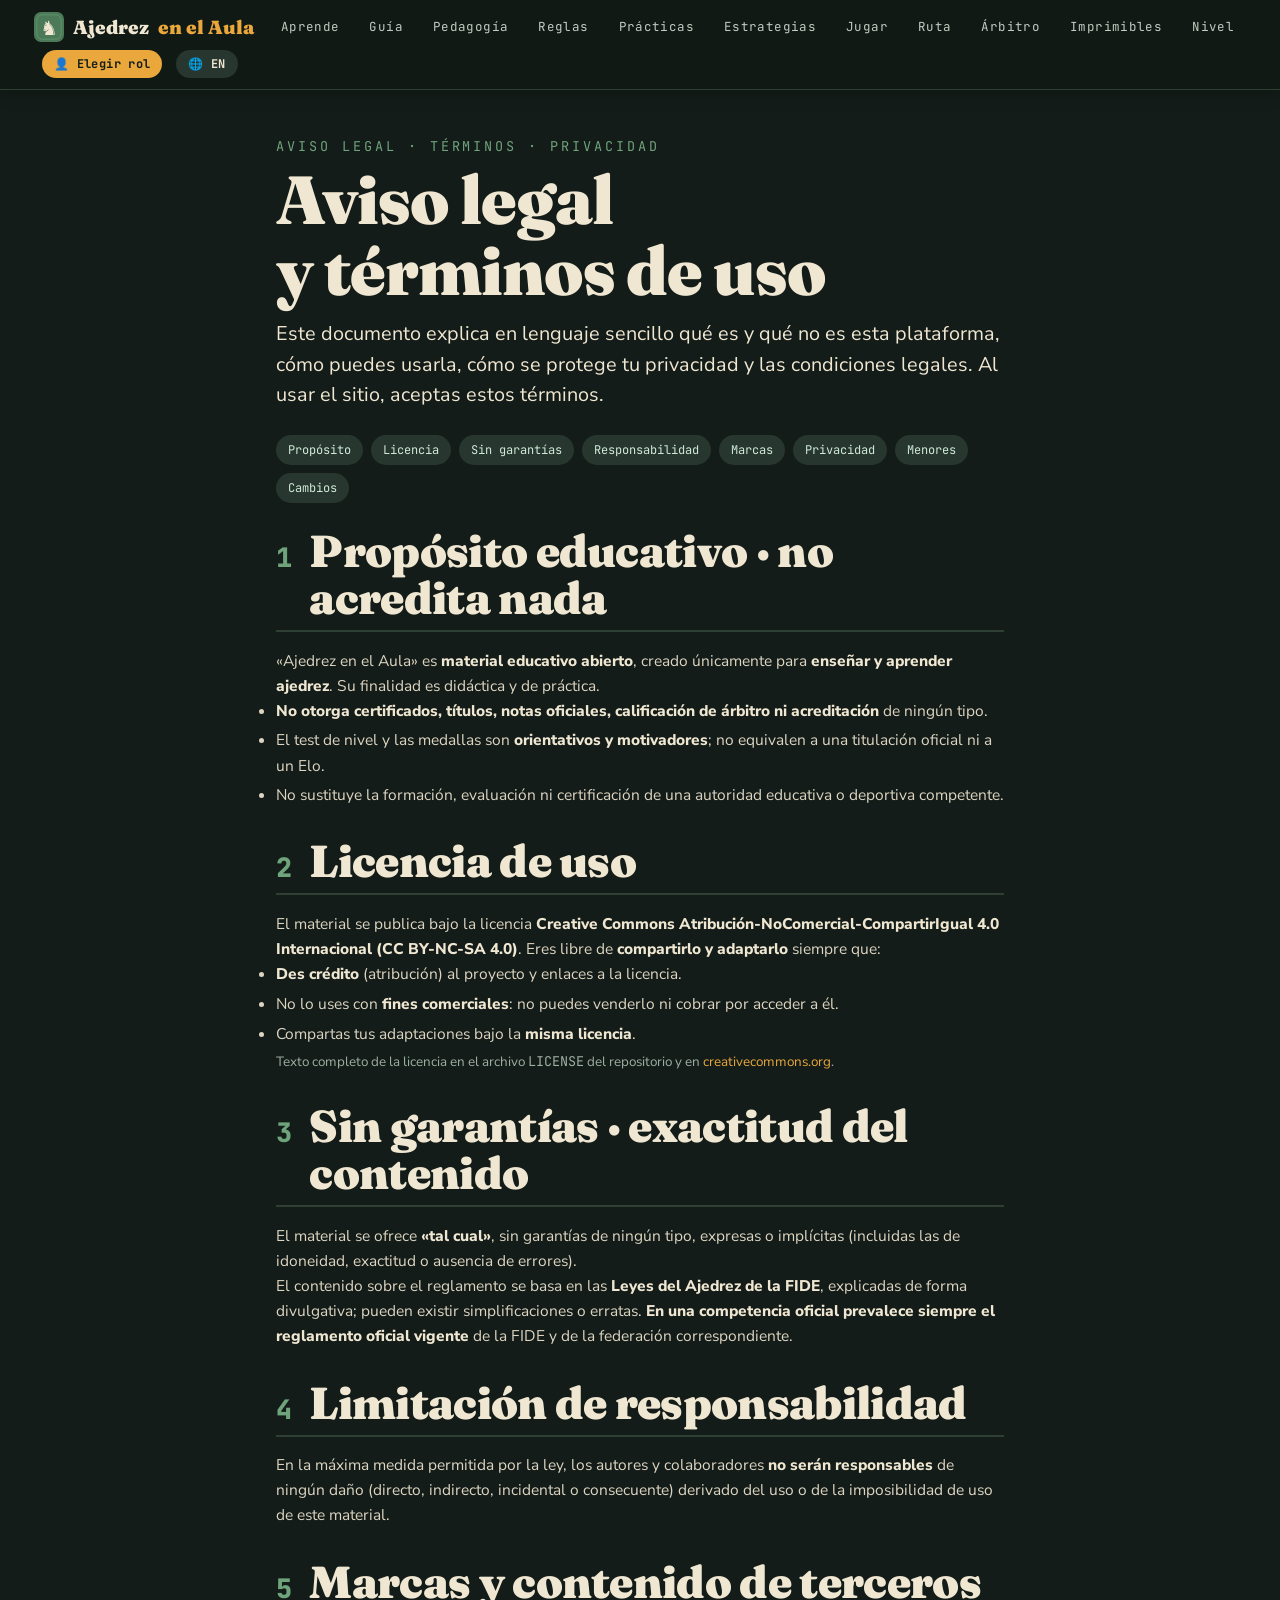
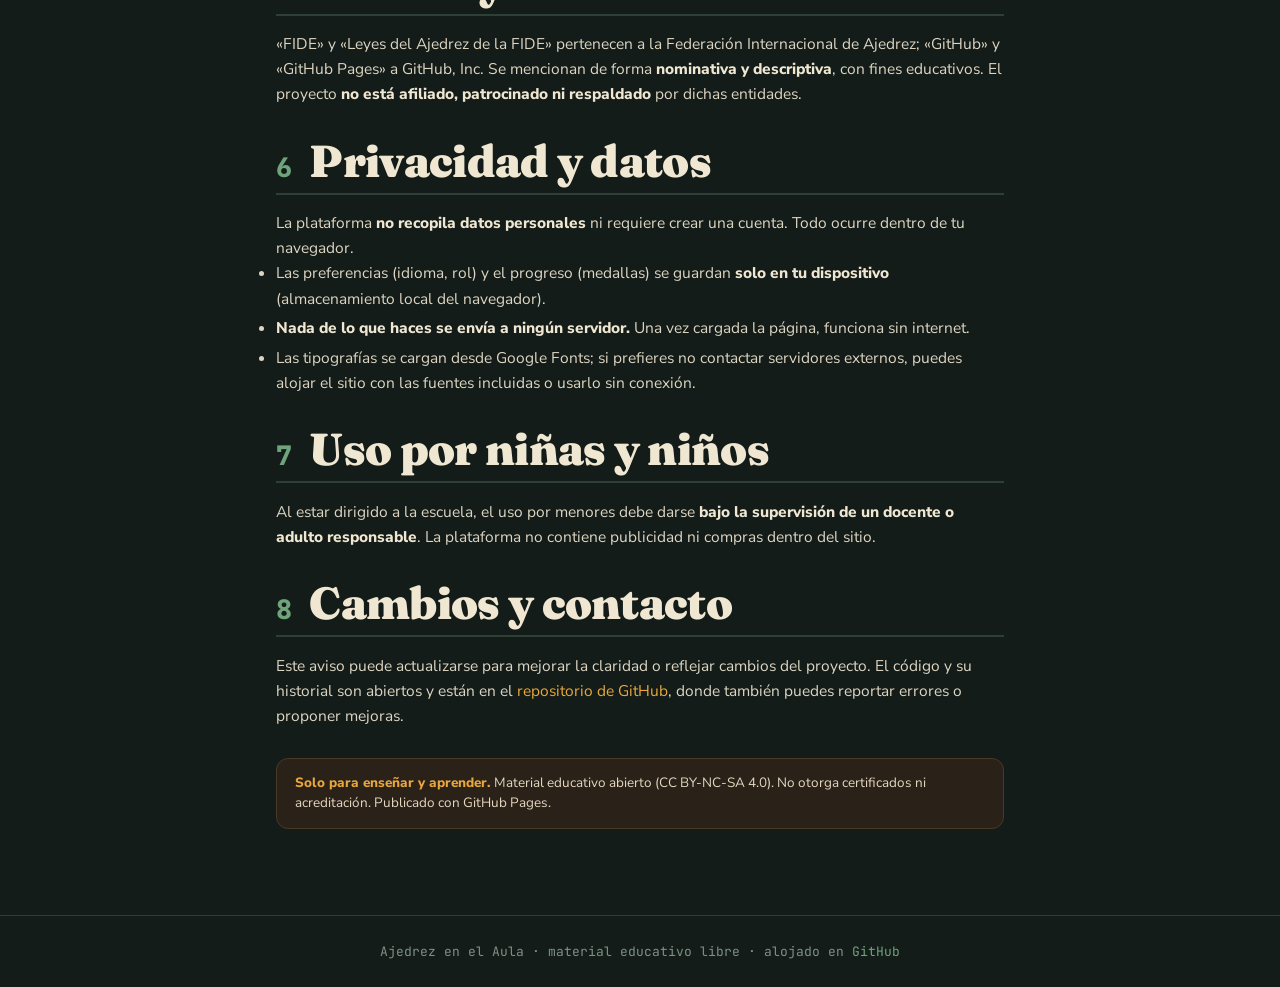
<file: aviso-legal.html>
<!DOCTYPE html>
<html lang="es">
<head>
<meta charset="utf-8">
<meta name="viewport" content="width=device-width, initial-scale=1">
<title>Aviso legal · Ajedrez en el Aula</title>
<meta name="description" content="Aviso legal, términos de uso, licencia (CC BY-NC-SA 4.0), privacidad y limitación de responsabilidad de la plataforma educativa Ajedrez en el Aula.">
<link rel="preconnect" href="https://fonts.googleapis.com">
<link rel="preconnect" href="https://fonts.gstatic.com" crossorigin>
<link href="https://fonts.googleapis.com/css2?family=Fraunces:opsz,wght@9..144,400;9..144,600;9..144,900&family=Nunito+Sans:wght@400;600;800&family=JetBrains+Mono:wght@400;700&display=swap" rel="stylesheet">
<link rel="stylesheet" href="assets/theme.css">
<style>
.legal{max-width:820px;margin:0 auto}
.legal .rule{scroll-margin-top:90px;margin-bottom:30px}
.legal h2{border-bottom:2px solid #2E3F36;padding-bottom:.2em;display:flex;gap:.4em;align-items:baseline}
.legal h2 .n{font-family:var(--mono);color:var(--selva-cl);font-size:.6em}
.legal li{margin-bottom:.3em}
.toc{display:flex;gap:8px;flex-wrap:wrap;margin:0 0 24px}
.toc a{font-family:var(--mono);font-size:12px;background:var(--tinta3);color:#CFEBD8;padding:6px 12px;border-radius:999px}
.toc a:hover{background:var(--selva);color:#fff;text-decoration:none}
</style>
</head>
<body>
<nav class="nav"><div class="nav-in">
  <a class="brand" href="index.html">♞ Ajedrez <span>en el Aula</span></a>
  <a class="lnk" href="aprende.html">Aprende</a>
  <a class="lnk" href="guia.html">Guía</a>
  <a class="lnk" href="pedagogia.html">Pedagogía</a>
  <a class="lnk" href="reglas.html">Reglas</a>
  <a class="lnk" href="practicas.html">Prácticas</a>
  <a class="lnk" href="estrategias.html">Estrategias</a>
  <a class="lnk" href="jugar.html">Jugar</a>
  <a class="lnk" href="ruta.html">Ruta</a>
  <a class="lnk" href="arbitraje.html">Árbitro</a>
  <a class="lnk" href="imprimibles.html">Imprimibles</a>
  <a class="lnk" href="nivel.html">Nivel</a>
</div></nav>

<div class="wrap legal">
  <div class="eyebrow">Aviso legal · términos · privacidad</div>
  <h1 data-en="Legal notice<br>and terms of use">Aviso legal<br>y términos de uso</h1>
  <p class="lead" style="margin:.6em 0 1.2em">Este documento explica en lenguaje sencillo qué es y qué no es esta plataforma, cómo puedes usarla, cómo se protege tu privacidad y las condiciones legales. Al usar el sitio, aceptas estos términos.</p>

  <div class="toc">
    <a href="#proposito">Propósito</a><a href="#licencia">Licencia</a>
    <a href="#garantia">Sin garantías</a><a href="#responsabilidad">Responsabilidad</a>
    <a href="#marcas">Marcas</a><a href="#privacidad">Privacidad</a>
    <a href="#menores">Menores</a><a href="#cambios">Cambios</a>
  </div>

  <div class="rule" id="proposito">
    <h2><span class="n">1</span> Propósito educativo · no acredita nada</h2>
    <p>«Ajedrez en el Aula» es <strong>material educativo abierto</strong>, creado únicamente para <strong>enseñar y aprender ajedrez</strong>. Su finalidad es didáctica y de práctica.</p>
    <ul>
      <li><strong>No otorga certificados, títulos, notas oficiales, calificación de árbitro ni acreditación</strong> de ningún tipo.</li>
      <li>El test de nivel y las medallas son <strong>orientativos y motivadores</strong>; no equivalen a una titulación oficial ni a un Elo.</li>
      <li>No sustituye la formación, evaluación ni certificación de una autoridad educativa o deportiva competente.</li>
    </ul>
  </div>

  <div class="rule" id="licencia">
    <h2><span class="n">2</span> Licencia de uso</h2>
    <p>El material se publica bajo la licencia <strong>Creative Commons Atribución-NoComercial-CompartirIgual 4.0 Internacional (CC BY-NC-SA 4.0)</strong>. Eres libre de <strong>compartirlo y adaptarlo</strong> siempre que:</p>
    <ul>
      <li><strong>Des crédito</strong> (atribución) al proyecto y enlaces a la licencia.</li>
      <li>No lo uses con <strong>fines comerciales</strong>: no puedes venderlo ni cobrar por acceder a él.</li>
      <li>Compartas tus adaptaciones bajo la <strong>misma licencia</strong>.</li>
    </ul>
    <p class="note">Texto completo de la licencia en el archivo <span class="mono">LICENSE</span> del repositorio y en <a href="https://creativecommons.org/licenses/by-nc-sa/4.0/deed.es" rel="license noopener">creativecommons.org</a>.</p>
  </div>

  <div class="rule" id="garantia">
    <h2><span class="n">3</span> Sin garantías · exactitud del contenido</h2>
    <p>El material se ofrece <strong>«tal cual»</strong>, sin garantías de ningún tipo, expresas o implícitas (incluidas las de idoneidad, exactitud o ausencia de errores).</p>
    <p>El contenido sobre el reglamento se basa en las <strong>Leyes del Ajedrez de la FIDE</strong>, explicadas de forma divulgativa; pueden existir simplificaciones o erratas. <strong>En una competencia oficial prevalece siempre el reglamento oficial vigente</strong> de la FIDE y de la federación correspondiente.</p>
  </div>

  <div class="rule" id="responsabilidad">
    <h2><span class="n">4</span> Limitación de responsabilidad</h2>
    <p>En la máxima medida permitida por la ley, los autores y colaboradores <strong>no serán responsables</strong> de ningún daño (directo, indirecto, incidental o consecuente) derivado del uso o de la imposibilidad de uso de este material.</p>
  </div>

  <div class="rule" id="marcas">
    <h2><span class="n">5</span> Marcas y contenido de terceros</h2>
    <p>«FIDE» y «Leyes del Ajedrez de la FIDE» pertenecen a la Federación Internacional de Ajedrez; «GitHub» y «GitHub Pages» a GitHub, Inc. Se mencionan de forma <strong>nominativa y descriptiva</strong>, con fines educativos. El proyecto <strong>no está afiliado, patrocinado ni respaldado</strong> por dichas entidades.</p>
  </div>

  <div class="rule" id="privacidad">
    <h2><span class="n">6</span> Privacidad y datos</h2>
    <p>La plataforma <strong>no recopila datos personales</strong> ni requiere crear una cuenta. Todo ocurre dentro de tu navegador.</p>
    <ul>
      <li>Las preferencias (idioma, rol) y el progreso (medallas) se guardan <strong>solo en tu dispositivo</strong> (almacenamiento local del navegador).</li>
      <li><strong>Nada de lo que haces se envía a ningún servidor.</strong> Una vez cargada la página, funciona sin internet.</li>
      <li>Las tipografías se cargan desde Google Fonts; si prefieres no contactar servidores externos, puedes alojar el sitio con las fuentes incluidas o usarlo sin conexión.</li>
    </ul>
  </div>

  <div class="rule" id="menores">
    <h2><span class="n">7</span> Uso por niñas y niños</h2>
    <p>Al estar dirigido a la escuela, el uso por menores debe darse <strong>bajo la supervisión de un docente o adulto responsable</strong>. La plataforma no contiene publicidad ni compras dentro del sitio.</p>
  </div>

  <div class="rule" id="cambios">
    <h2><span class="n">8</span> Cambios y contacto</h2>
    <p>Este aviso puede actualizarse para mejorar la claridad o reflejar cambios del proyecto. El código y su historial son abiertos y están en el <a href="https://github.com/elmerantonio/ajedrez-aula" rel="noopener">repositorio de GitHub</a>, donde también puedes reportar errores o proponer mejoras.</p>
  </div>

  <div class="disclaimer" style="margin-top:20px">
    <strong>Solo para enseñar y aprender.</strong> Material educativo abierto (CC BY-NC-SA 4.0). No otorga certificados ni acreditación. Publicado con GitHub Pages.
  </div>
</div>

<div class="foot">Ajedrez en el Aula · material educativo libre · alojado en <a href="https://github.com/elmerantonio/ajedrez-aula">GitHub</a></div>

<script>
window.PAGE_I18N={
  __title:'Legal notice · Chess in the Classroom',
  'Aviso legal · términos · privacidad':'Legal notice · terms · privacy',
  'Este documento explica en lenguaje sencillo qué es y qué no es esta plataforma, cómo puedes usarla, cómo se protege tu privacidad y las condiciones legales. Al usar el sitio, aceptas estos términos.':
    'This document explains in plain language what this platform is and is not, how you may use it, how your privacy is protected and the legal terms. By using the site, you accept these terms.',
  'Propósito':'Purpose','Licencia':'License','Sin garantías':'No warranty','Responsabilidad':'Liability',
  'Marcas':'Trademarks','Privacidad':'Privacy','Menores':'Minors','Cambios':'Changes',
  '1 Propósito educativo · no acredita nada':'<span class="n">1</span> Educational purpose · accredits nothing',
  '«Ajedrez en el Aula» es material educativo abierto, creado únicamente para enseñar y aprender ajedrez. Su finalidad es didáctica y de práctica.':
    '«Chess in the Classroom» is <strong>open educational material</strong>, created solely to <strong>teach and learn chess</strong>. Its purpose is didactic and practice-based.',
  'No otorga certificados, títulos, notas oficiales, calificación de árbitro ni acreditación de ningún tipo.':
    '<strong>It grants no certificates, degrees, official grades, referee ratings or accreditation</strong> of any kind.',
  'El test de nivel y las medallas son orientativos y motivadores; no equivalen a una titulación oficial ni a un Elo.':
    'The level test and badges are <strong>guidance and motivation</strong>; they are not an official qualification or an Elo.',
  'No sustituye la formación, evaluación ni certificación de una autoridad educativa o deportiva competente.':
    'It does not replace the training, assessment or certification of a competent educational or sporting authority.',
  '2 Licencia de uso':'<span class="n">2</span> License of use',
  'El material se publica bajo la licencia Creative Commons Atribución-NoComercial-CompartirIgual 4.0 Internacional (CC BY-NC-SA 4.0). Eres libre de compartirlo y adaptarlo siempre que:':
    'The material is published under the <strong>Creative Commons Attribution-NonCommercial-ShareAlike 4.0 International (CC BY-NC-SA 4.0)</strong> license. You are free to <strong>share and adapt it</strong> as long as you:',
  'Des crédito (atribución) al proyecto y enlaces a la licencia.':'<strong>Give credit</strong> (attribution) to the project and link to the license.',
  'No lo uses con fines comerciales: no puedes venderlo ni cobrar por acceder a él.':'Do not use it for <strong>commercial purposes</strong>: you may not sell it or charge for access.',
  'Compartas tus adaptaciones bajo la misma licencia.':'Share your adaptations under the <strong>same license</strong>.',
  'Texto completo de la licencia en el archivo LICENSE del repositorio y en creativecommons.org.':
    'Full license text in the <span class="mono">LICENSE</span> file of the repository and at <a href="https://creativecommons.org/licenses/by-nc-sa/4.0/deed.en" rel="license noopener">creativecommons.org</a>.',
  '3 Sin garantías · exactitud del contenido':'<span class="n">3</span> No warranty · accuracy of content',
  'El material se ofrece «tal cual», sin garantías de ningún tipo, expresas o implícitas (incluidas las de idoneidad, exactitud o ausencia de errores).':
    'The material is provided <strong>«as is»</strong>, with no warranties of any kind, express or implied (including fitness, accuracy or freedom from errors).',
  'El contenido sobre el reglamento se basa en las Leyes del Ajedrez de la FIDE, explicadas de forma divulgativa; pueden existir simplificaciones o erratas. En una competencia oficial prevalece siempre el reglamento oficial vigente de la FIDE y de la federación correspondiente.':
    'The rules content is based on the <strong>FIDE Laws of Chess</strong>, explained for a general audience; simplifications or errata may exist. <strong>In an official competition, the current official rules</strong> of FIDE and the relevant federation always prevail.',
  '4 Limitación de responsabilidad':'<span class="n">4</span> Limitation of liability',
  'En la máxima medida permitida por la ley, los autores y colaboradores no serán responsables de ningún daño (directo, indirecto, incidental o consecuente) derivado del uso o de la imposibilidad de uso de este material.':
    'To the maximum extent permitted by law, the authors and contributors <strong>shall not be liable</strong> for any damages (direct, indirect, incidental or consequential) arising from the use or inability to use this material.',
  '5 Marcas y contenido de terceros':'<span class="n">5</span> Trademarks and third-party content',
  '«FIDE» y «Leyes del Ajedrez de la FIDE» pertenecen a la Federación Internacional de Ajedrez; «GitHub» y «GitHub Pages» a GitHub, Inc. Se mencionan de forma nominativa y descriptiva, con fines educativos. El proyecto no está afiliado, patrocinado ni respaldado por dichas entidades.':
    '«FIDE» and «FIDE Laws of Chess» belong to the International Chess Federation; «GitHub» and «GitHub Pages» to GitHub, Inc. They are mentioned <strong>nominatively and descriptively</strong>, for educational purposes. The project is <strong>not affiliated with, sponsored by or endorsed</strong> by those entities.',
  '6 Privacidad y datos':'<span class="n">6</span> Privacy and data',
  'La plataforma no recopila datos personales ni requiere crear una cuenta. Todo ocurre dentro de tu navegador.':
    'The platform <strong>collects no personal data</strong> and requires no account. Everything happens inside your browser.',
  'Las preferencias (idioma, rol) y el progreso (medallas) se guardan solo en tu dispositivo (almacenamiento local del navegador).':
    'Preferences (language, role) and progress (badges) are saved <strong>only on your device</strong> (browser local storage).',
  'Nada de lo que haces se envía a ningún servidor. Una vez cargada la página, funciona sin internet.':
    '<strong>Nothing you do is sent to any server.</strong> Once the page has loaded, it works without internet.',
  'Las tipografías se cargan desde Google Fonts; si prefieres no contactar servidores externos, puedes alojar el sitio con las fuentes incluidas o usarlo sin conexión.':
    'Fonts are loaded from Google Fonts; if you prefer not to contact external servers, you can host the site with the fonts included or use it offline.',
  '7 Uso por niñas y niños':'<span class="n">7</span> Use by children',
  'Al estar dirigido a la escuela, el uso por menores debe darse bajo la supervisión de un docente o adulto responsable. La plataforma no contiene publicidad ni compras dentro del sitio.':
    'As it is aimed at schools, use by minors should take place <strong>under the supervision of a teacher or responsible adult</strong>. The platform contains no advertising or in-site purchases.',
  '8 Cambios y contacto':'<span class="n">8</span> Changes and contact',
  'Este aviso puede actualizarse para mejorar la claridad o reflejar cambios del proyecto. El código y su historial son abiertos y están en el repositorio de GitHub, donde también puedes reportar errores o proponer mejoras.':
    'This notice may be updated to improve clarity or reflect project changes. The code and its history are open and in the <a href="https://github.com/elmerantonio/ajedrez-aula" rel="noopener">GitHub repository</a>, where you can also report bugs or propose improvements.',
  'Solo para enseñar y aprender. Material educativo abierto (CC BY-NC-SA 4.0). No otorga certificados ni acreditación. Publicado con GitHub Pages.':
    '<strong>For teaching and learning only.</strong> Open educational material (CC BY-NC-SA 4.0). It grants no certificates or accreditation. Published with GitHub Pages.'
};
</script>
<script src="assets/app.js"></script>
</body>
</html>
</file>
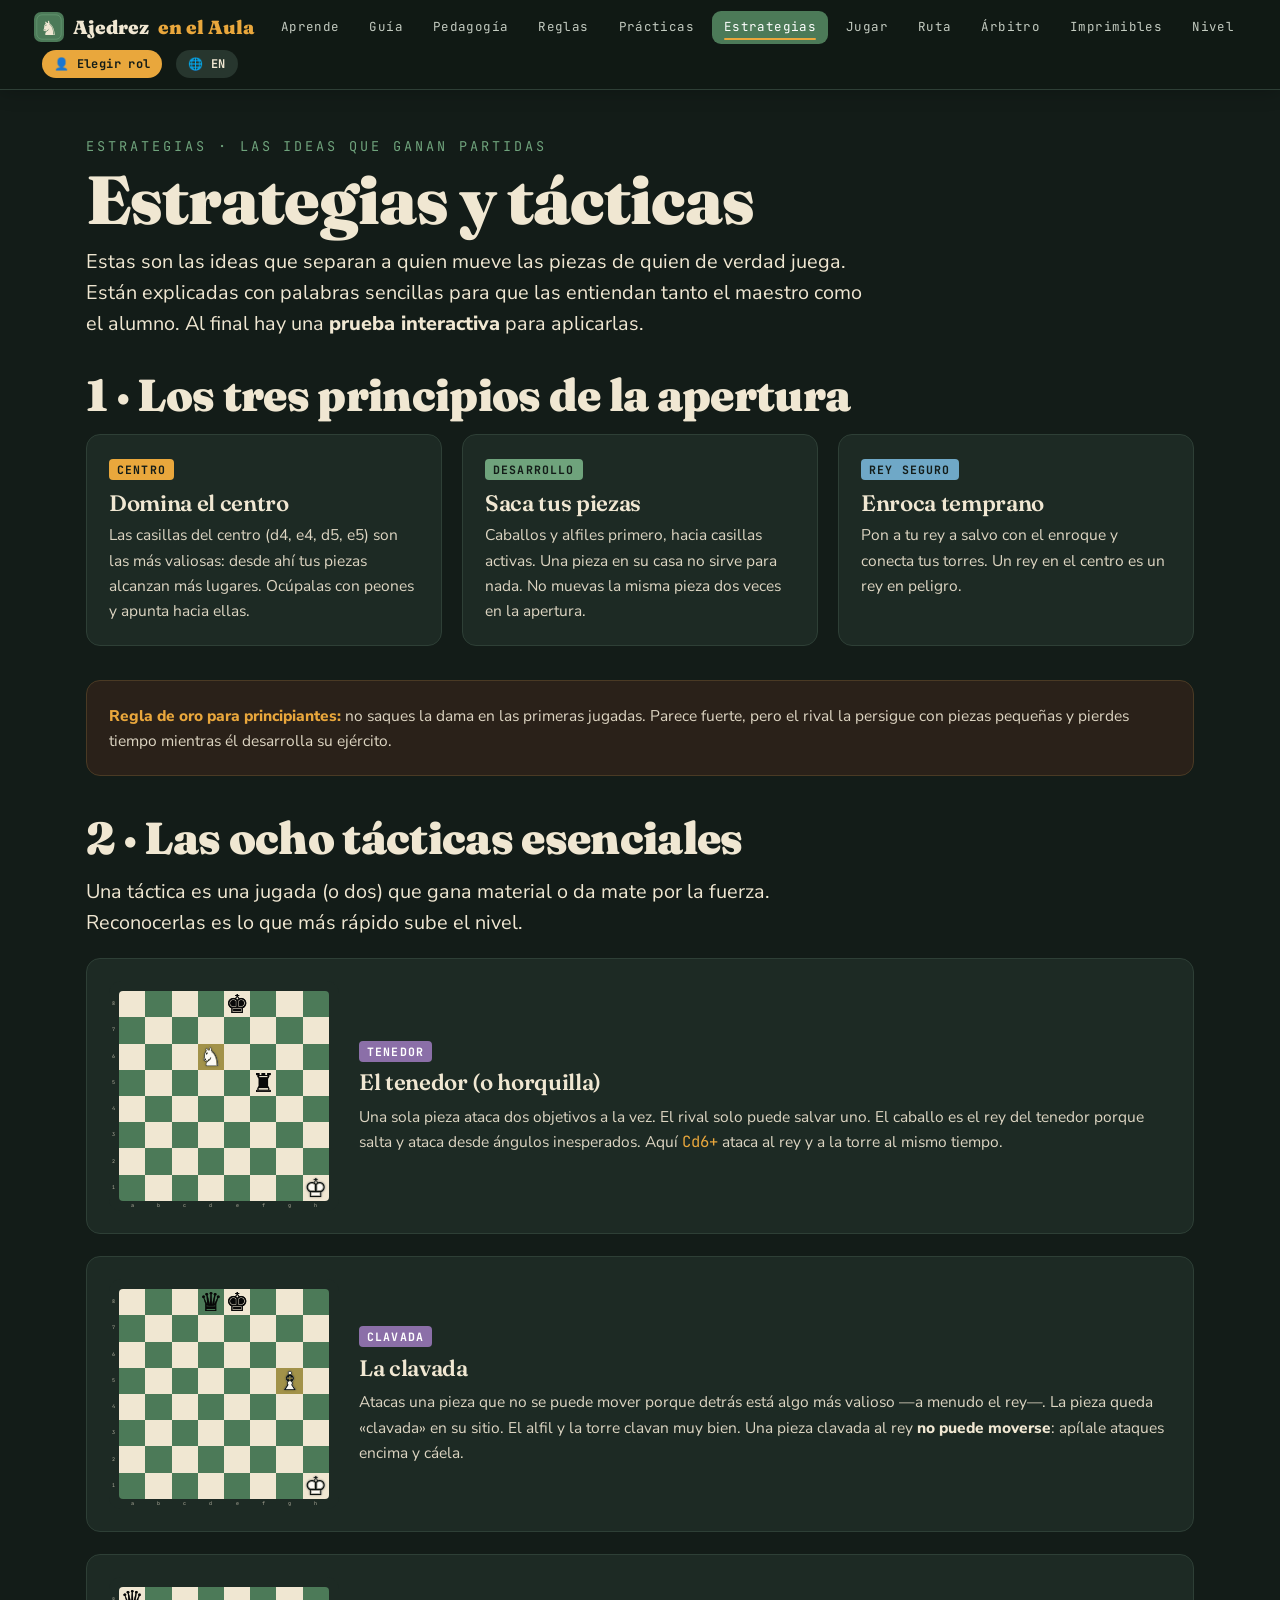
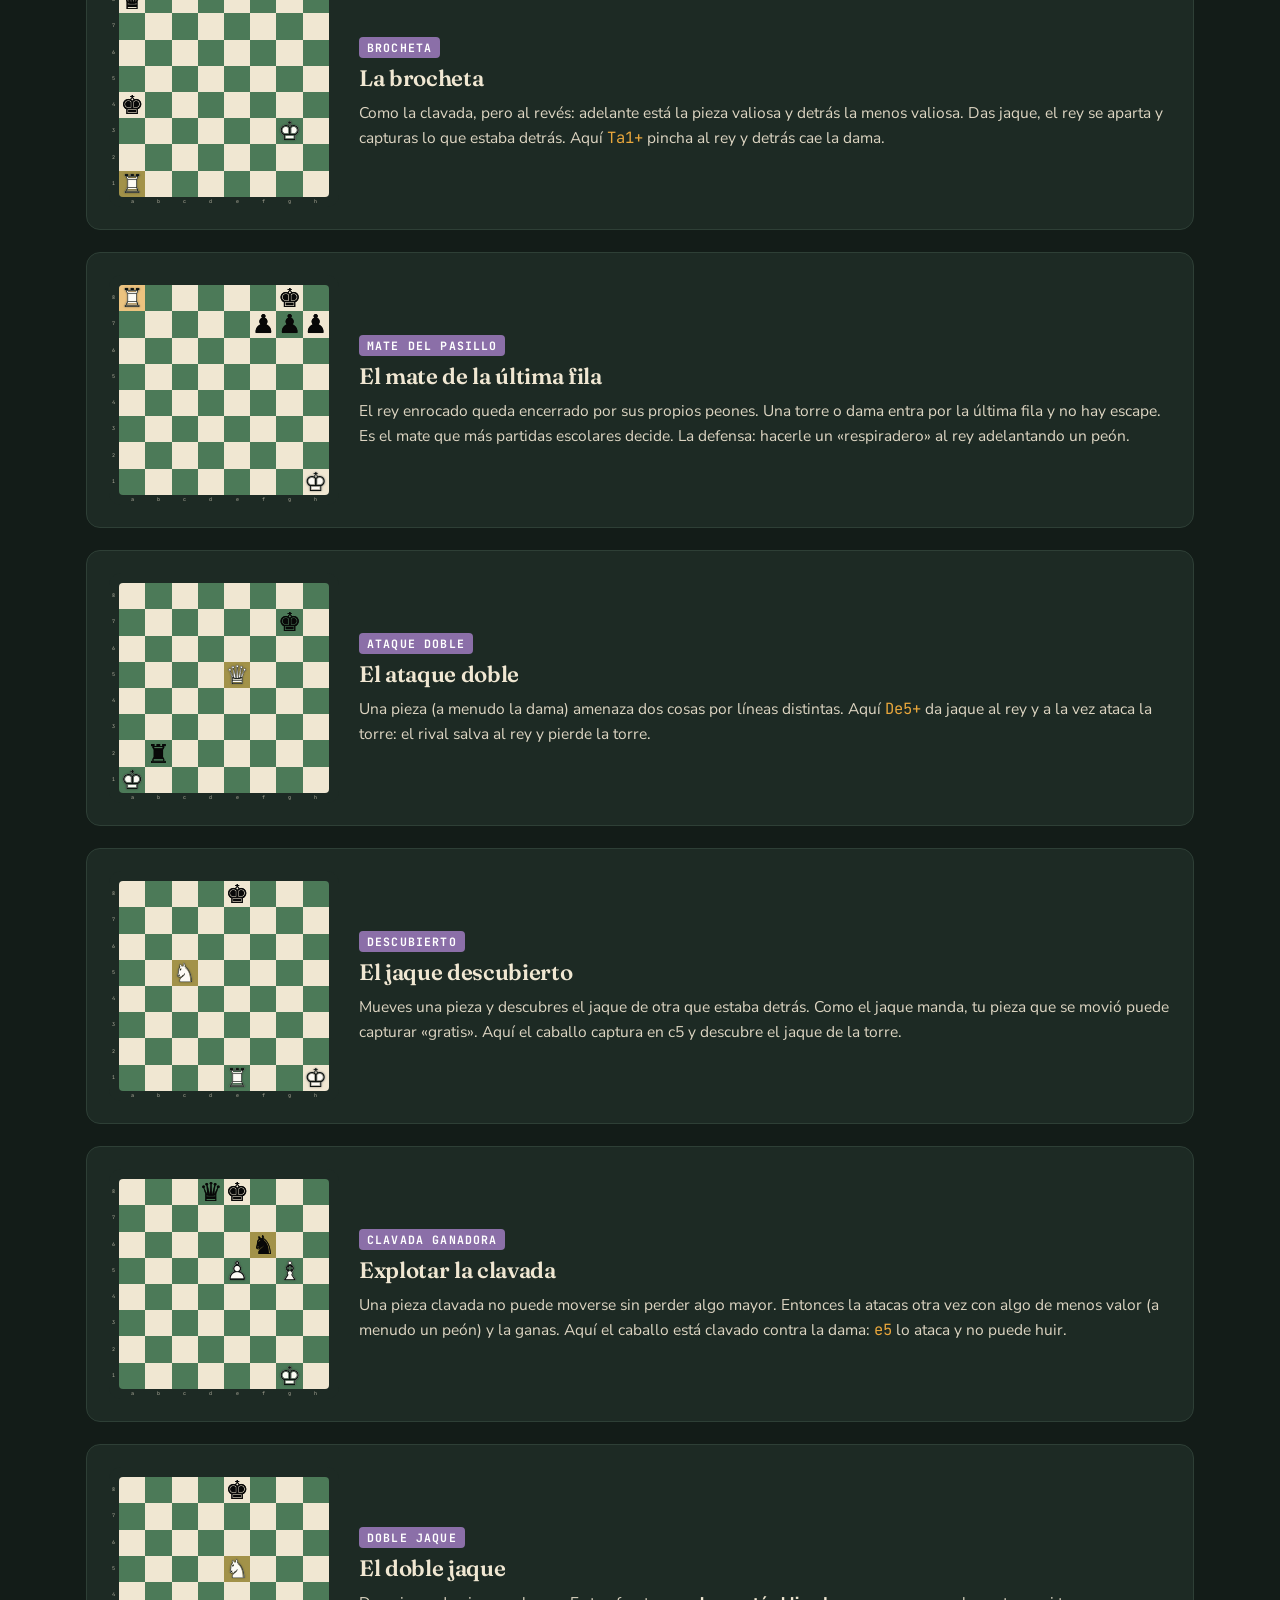
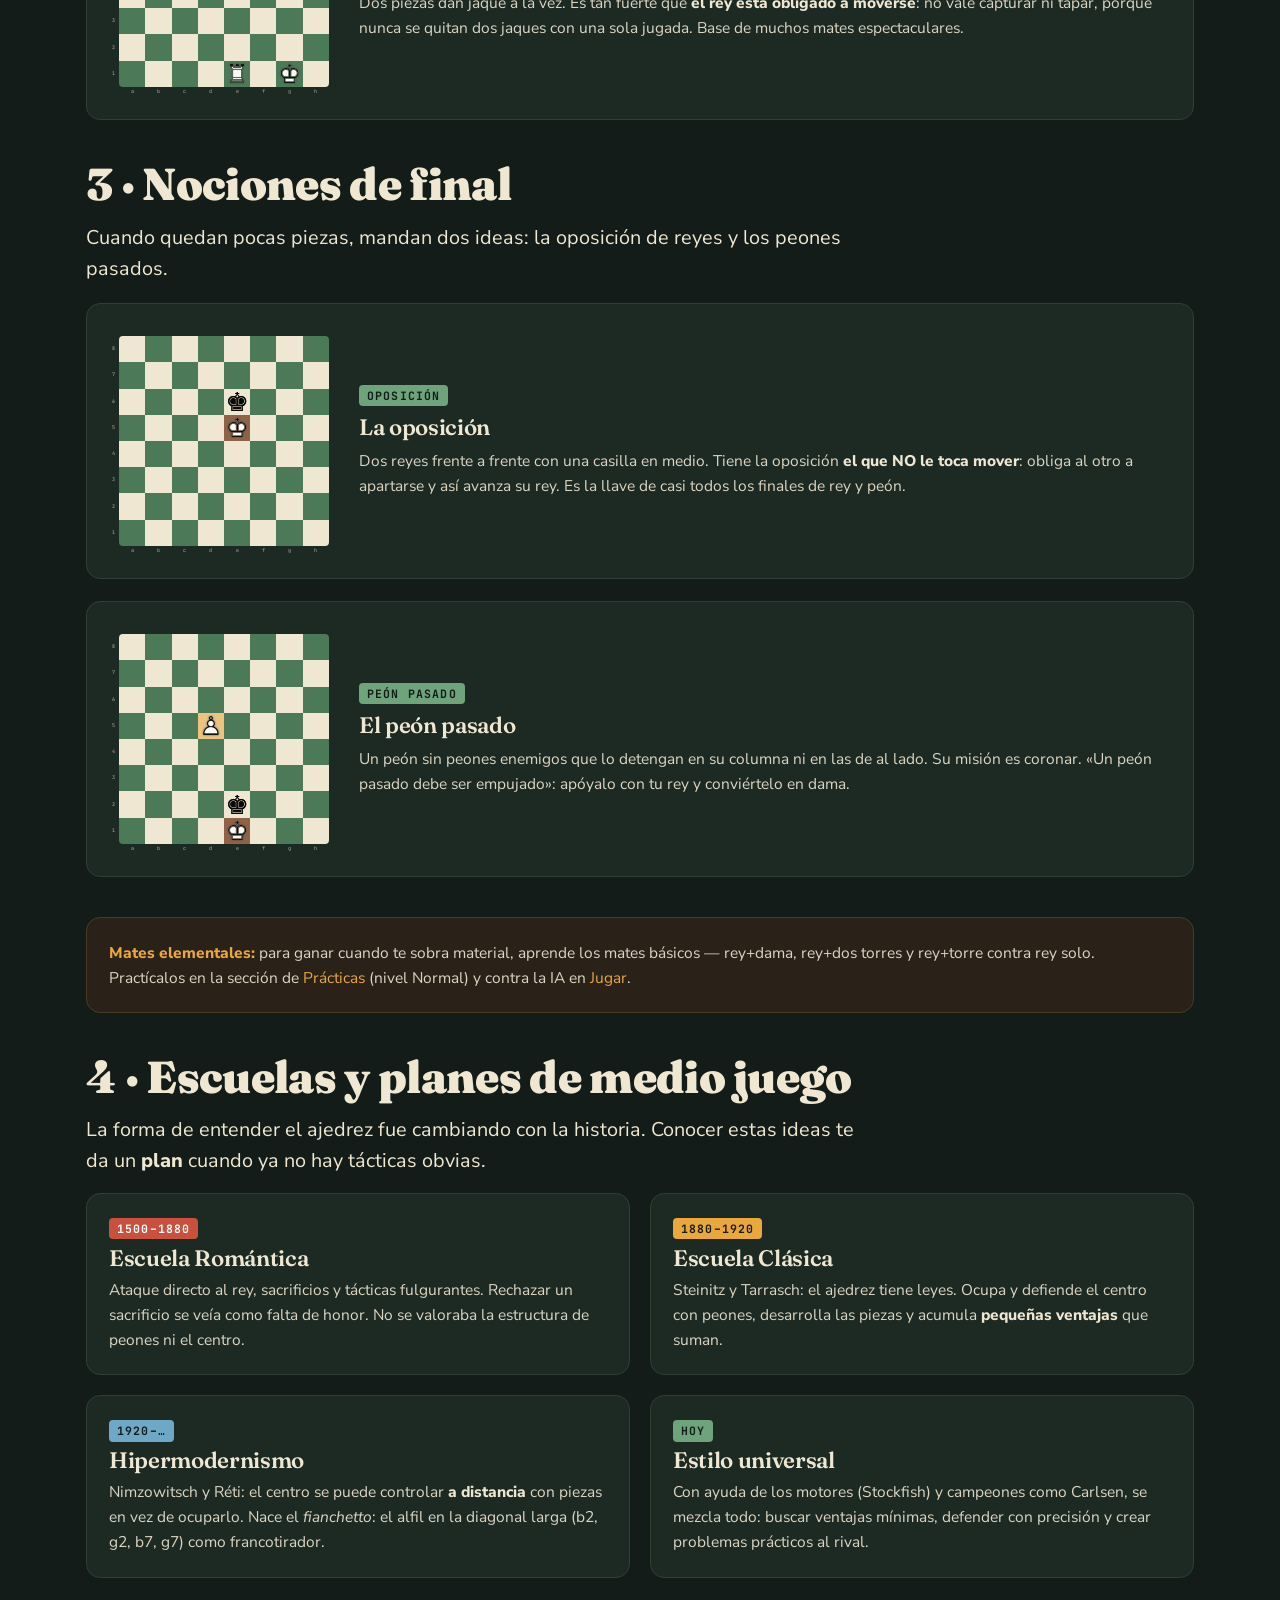
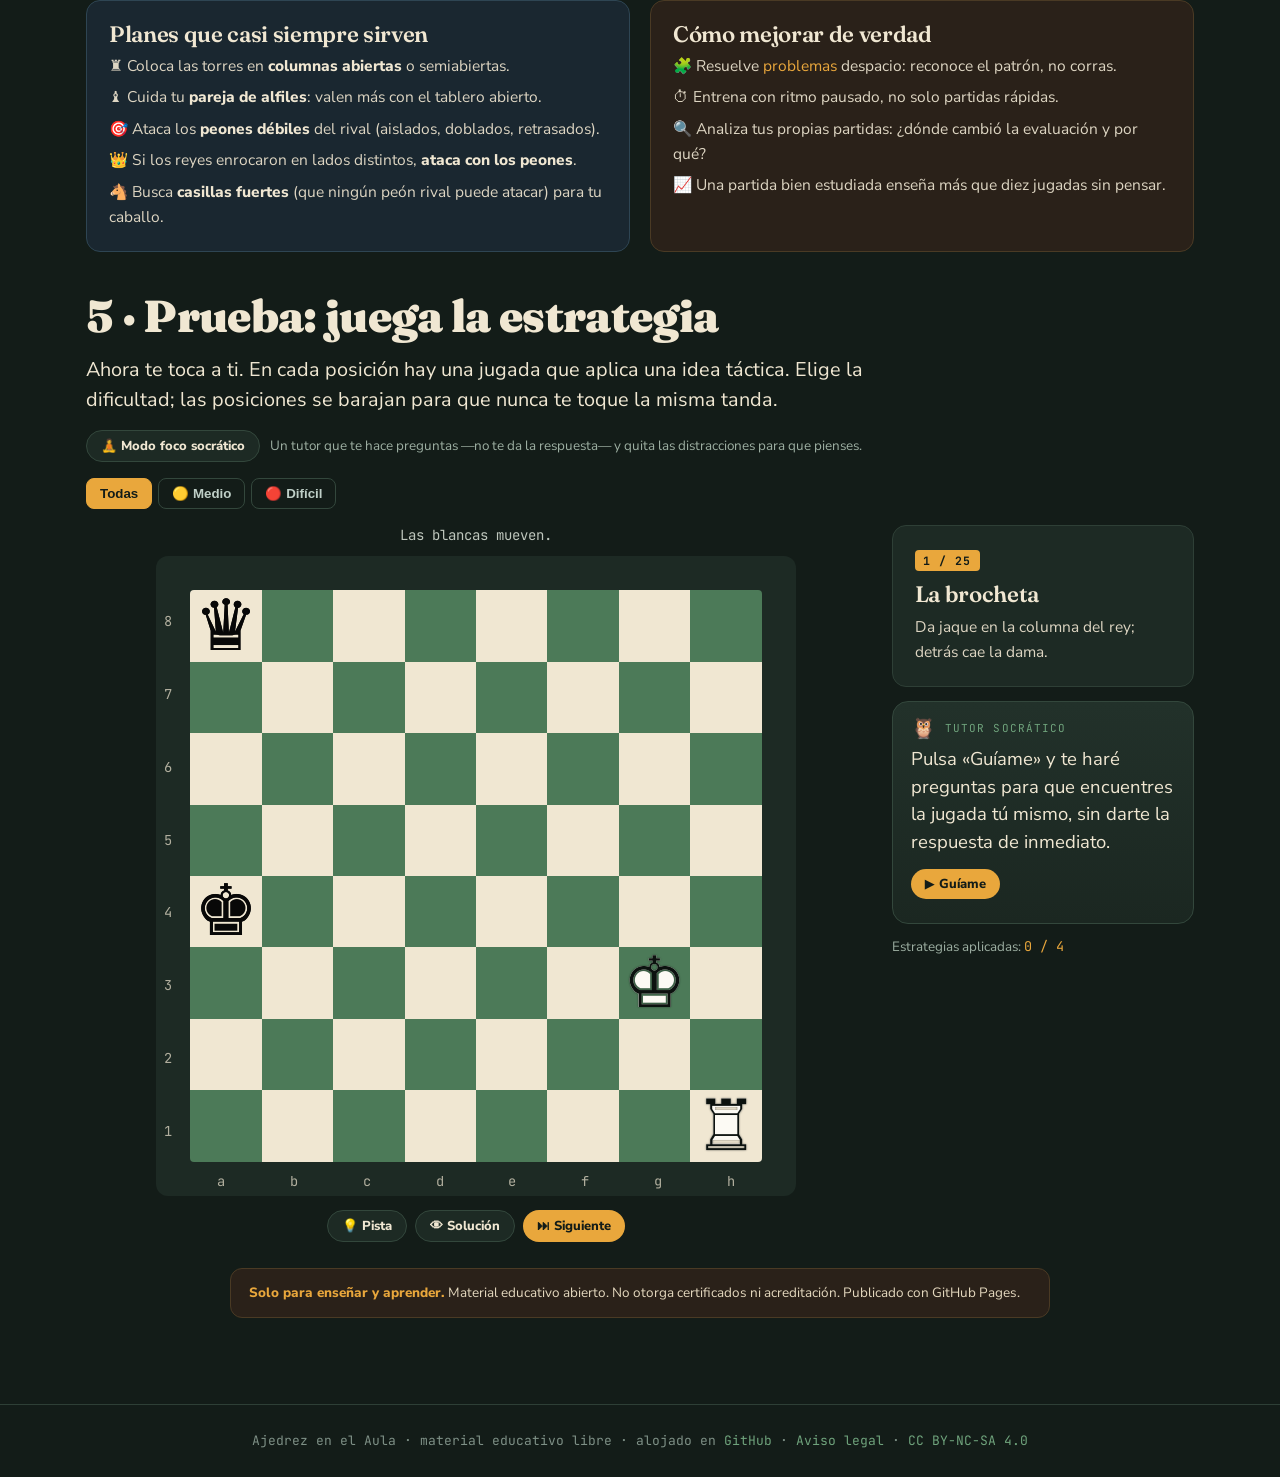
<file: estrategias.html>
<!DOCTYPE html>
<html lang="es">
<head>
<meta charset="utf-8">
<meta name="viewport" content="width=device-width, initial-scale=1">
<title>Estrategias · Ajedrez en el Aula</title>
<meta name="description" content="Las estrategias y tácticas más útiles del ajedrez explicadas con palabras sencillas: control del centro, desarrollo, tenedor, clavada, brocheta y mate del pasillo. Con una prueba para practicarlas.">
<link rel="preconnect" href="https://fonts.googleapis.com">
<link rel="preconnect" href="https://fonts.gstatic.com" crossorigin>
<link href="https://fonts.googleapis.com/css2?family=Fraunces:opsz,wght@9..144,400;9..144,600;9..144,900&family=Nunito+Sans:wght@400;600;800&family=JetBrains+Mono:wght@400;700&display=swap" rel="stylesheet">
<link rel="stylesheet" href="assets/theme.css">
<style>
.mini{width:100%;max-width:230px;margin:0 auto}
.strat-card{display:flex;flex-direction:column;gap:12px}
.concept{display:grid;grid-template-columns:230px 1fr;gap:20px;align-items:center}
@media(max-width:640px){.concept{grid-template-columns:1fr}}
/* ---- Modo Foco Socrático (la tarjeta del tutor vive en assets/socratic.js) ---- */
.foco-bar{display:flex;gap:10px;align-items:center;flex-wrap:wrap;margin:0 0 16px}
/* pantalla de foco: solo el bloque de la prueba, sin el artículo ni la barra */
body.foco .nav,body.foco .foot,body.foco .disclaimer,
body.foco .wrap>*:not(#quizZone):not(#focoExit){display:none !important}
body.foco{background:radial-gradient(1200px 700px at 50% -10%,rgba(76,122,88,.28),transparent 60%),var(--tinta)}
body.foco .wrap{max-width:1080px;padding-top:24px}
body.foco #quizZone>h2{margin-top:0}
.foco-exit{position:fixed;top:14px;right:16px;z-index:60}
body:not(.foco) .foco-exit{display:none}
body.foco .game{gap:26px}
</style>
</head>
<body>
<nav class="nav"><div class="nav-in">
  <a class="brand" href="index.html">♞ Ajedrez <span>en el Aula</span></a>
  <a class="lnk" href="aprende.html">Aprende</a>
  <a class="lnk" href="guia.html">Guía</a>
  <a class="lnk" href="pedagogia.html">Pedagogía</a>
  <a class="lnk" href="reglas.html">Reglas</a>
  <a class="lnk" href="practicas.html">Prácticas</a>
  <a class="lnk on" href="estrategias.html">Estrategias</a>
  <a class="lnk" href="jugar.html">Jugar</a>
  <a class="lnk" href="ruta.html">Ruta</a>
  <a class="lnk" href="arbitraje.html">Árbitro</a>
  <a class="lnk" href="imprimibles.html">Imprimibles</a>
  <a class="lnk" href="nivel.html">Nivel</a>
</div></nav>

<div class="wrap">
  <div class="eyebrow">Estrategias · las ideas que ganan partidas</div>
  <h1>Estrategias y tácticas</h1>
  <p class="lead" style="margin:.6em 0 1.6em">Estas son las ideas que separan a quien mueve las piezas de quien de verdad juega. Están explicadas con palabras sencillas para que las entiendan tanto el maestro como el alumno. Al final hay una <strong>prueba interactiva</strong> para aplicarlas.</p>

  <!-- PRINCIPIOS DE APERTURA -->
  <h2 style="margin-top:.4em">1 · Los tres principios de la apertura</h2>
  <div class="grid g3" style="margin:14px 0 34px">
    <div class="card"><span class="tag">Centro</span><h3 style="margin-top:.5em">Domina el centro</h3>
      <p>Las casillas del centro (d4, e4, d5, e5) son las más valiosas: desde ahí tus piezas alcanzan más lugares. Ocúpalas con peones y apunta hacia ellas.</p></div>
    <div class="card"><span class="tag g">Desarrollo</span><h3 style="margin-top:.5em">Saca tus piezas</h3>
      <p>Caballos y alfiles primero, hacia casillas activas. Una pieza en su casa no sirve para nada. No muevas la misma pieza dos veces en la apertura.</p></div>
    <div class="card"><span class="tag b">Rey seguro</span><h3 style="margin-top:.5em">Enroca temprano</h3>
      <p>Pon a tu rey a salvo con el enroque y conecta tus torres. Un rey en el centro es un rey en peligro.</p></div>
  </div>
  <div class="card warm" style="margin-bottom:38px"><p><em class="k" style="font-style:normal;color:var(--ambar);font-weight:800">Regla de oro para principiantes:</em> no saques la dama en las primeras jugadas. Parece fuerte, pero el rival la persigue con piezas pequeñas y pierdes tiempo mientras él desarrolla su ejército.</p></div>

  <!-- TÁCTICAS -->
  <h2>2 · Las ocho tácticas esenciales</h2>
  <p class="lead" style="margin:.4em 0 20px">Una táctica es una jugada (o dos) que gana material o da mate por la fuerza. Reconocerlas es lo que más rápido sube el nivel.</p>

  <div class="grid" style="grid-template-columns:1fr;gap:22px;margin-bottom:40px">
    <div class="card concept">
      <div class="mini cb" data-fen="4k3/8/8/5r2/4N3/8/8/7K" data-mark="d6" data-move="e4-d6"></div>
      <div><span class="tag u">Tenedor</span><h3 style="margin:.4em 0">El tenedor (o horquilla)</h3>
        <p>Una sola pieza ataca dos objetivos a la vez. El rival solo puede salvar uno. El caballo es el rey del tenedor porque salta y ataca desde ángulos inesperados. Aquí <span class="mono" style="color:var(--ambar)">Cd6+</span> ataca al rey y a la torre al mismo tiempo.</p></div>
    </div>
    <div class="card concept">
      <div class="mini cb" data-fen="3qk3/8/8/6B1/8/8/8/7K" data-mark="g5"></div>
      <div><span class="tag u">Clavada</span><h3 style="margin:.4em 0">La clavada</h3>
        <p>Atacas una pieza que no se puede mover porque detrás está algo más valioso —a menudo el rey—. La pieza queda «clavada» en su sitio. El alfil y la torre clavan muy bien. Una pieza clavada al rey <strong>no puede moverse</strong>: apílale ataques encima y cáela.</p></div>
    </div>
    <div class="card concept">
      <div class="mini cb" data-fen="q7/8/8/8/k7/6K1/8/7R" data-mark="a1" data-move="h1-a1"></div>
      <div><span class="tag u">Brocheta</span><h3 style="margin:.4em 0">La brocheta</h3>
        <p>Como la clavada, pero al revés: adelante está la pieza valiosa y detrás la menos valiosa. Das jaque, el rey se aparta y capturas lo que estaba detrás. Aquí <span class="mono" style="color:var(--ambar)">Ta1+</span> pincha al rey y detrás cae la dama.</p></div>
    </div>
    <div class="card concept">
      <div class="mini cb" data-fen="6k1/5ppp/8/8/8/8/8/R6K" data-mark="a8" data-move="a1-a8"></div>
      <div><span class="tag u">Mate del pasillo</span><h3 style="margin:.4em 0">El mate de la última fila</h3>
        <p>El rey enrocado queda encerrado por sus propios peones. Una torre o dama entra por la última fila y no hay escape. Es el mate que más partidas escolares decide. La defensa: hacerle un «respiradero» al rey adelantando un peón.</p></div>
    </div>
    <div class="card concept">
      <div class="mini cb" data-fen="8/6k1/8/8/8/8/1r6/K3Q3" data-mark="e5" data-move="e1-e5"></div>
      <div><span class="tag u">Ataque doble</span><h3 style="margin:.4em 0">El ataque doble</h3>
        <p>Una pieza (a menudo la dama) amenaza dos cosas por líneas distintas. Aquí <span class="mono" style="color:var(--ambar)">De5+</span> da jaque al rey y a la vez ataca la torre: el rival salva al rey y pierde la torre.</p></div>
    </div>
    <div class="card concept">
      <div class="mini cb" data-fen="4k3/8/8/8/4N3/8/8/4R2K" data-mark="c5" data-move="e4-c5"></div>
      <div><span class="tag u">Descubierto</span><h3 style="margin:.4em 0">El jaque descubierto</h3>
        <p>Mueves una pieza y descubres el jaque de otra que estaba detrás. Como el jaque manda, tu pieza que se movió puede capturar «gratis». Aquí el caballo captura en c5 y descubre el jaque de la torre.</p></div>
    </div>
    <div class="card concept">
      <div class="mini cb" data-fen="3qk3/8/5n2/6B1/4P3/8/8/6K1" data-mark="f6" data-move="e4-e5"></div>
      <div><span class="tag u">Clavada ganadora</span><h3 style="margin:.4em 0">Explotar la clavada</h3>
        <p>Una pieza clavada no puede moverse sin perder algo mayor. Entonces la atacas otra vez con algo de menos valor (a menudo un peón) y la ganas. Aquí el caballo está clavado contra la dama: <span class="mono" style="color:var(--ambar)">e5</span> lo ataca y no puede huir.</p></div>
    </div>
    <div class="card concept">
      <div class="mini cb" data-fen="4k3/8/8/4N3/8/8/8/4R1K1" data-mark="e5"></div>
      <div><span class="tag u">Doble jaque</span><h3 style="margin:.4em 0">El doble jaque</h3>
        <p>Dos piezas dan jaque a la vez. Es tan fuerte que <strong>el rey está obligado a moverse</strong>: no vale capturar ni tapar, porque nunca se quitan dos jaques con una sola jugada. Base de muchos mates espectaculares.</p></div>
    </div>
  </div>

  <!-- FINALES -->
  <h2>3 · Nociones de final</h2>
  <p class="lead" style="margin:.4em 0 18px">Cuando quedan pocas piezas, mandan dos ideas: la oposición de reyes y los peones pasados.</p>
  <div class="grid" style="grid-template-columns:1fr;gap:22px;margin-bottom:40px">
    <div class="card concept">
      <div class="mini cb" data-fen="8/8/4k3/4K3/8/8/8/8" data-mark="e5"></div>
      <div><span class="tag g">Oposición</span><h3 style="margin:.4em 0">La oposición</h3>
        <p>Dos reyes frente a frente con una casilla en medio. Tiene la oposición <strong>el que NO le toca mover</strong>: obliga al otro a apartarse y así avanza su rey. Es la llave de casi todos los finales de rey y peón.</p></div>
    </div>
    <div class="card concept">
      <div class="mini cb" data-fen="8/8/8/3P4/8/8/4k3/4K3" data-mark="d5"></div>
      <div><span class="tag g">Peón pasado</span><h3 style="margin:.4em 0">El peón pasado</h3>
        <p>Un peón sin peones enemigos que lo detengan en su columna ni en las de al lado. Su misión es coronar. «Un peón pasado debe ser empujado»: apóyalo con tu rey y conviértelo en dama.</p></div>
    </div>
  </div>
  <div class="card warm" style="margin-bottom:40px"><p><em class="k" style="font-style:normal;color:var(--ambar);font-weight:800">Mates elementales:</em> para ganar cuando te sobra material, aprende los mates básicos — rey+dama, rey+dos torres y rey+torre contra rey solo. Practícalos en la sección de <a href="practicas.html">Prácticas</a> (nivel Normal) y contra la IA en <a href="jugar.html">Jugar</a>.</p></div>

  <!-- ESCUELAS Y PLANES -->
  <h2>4 · Escuelas y planes de medio juego</h2>
  <p class="lead" style="margin:.4em 0 16px">La forma de entender el ajedrez fue cambiando con la historia. Conocer estas ideas te da un <strong>plan</strong> cuando ya no hay tácticas obvias.</p>
  <div class="grid g2" style="margin-bottom:22px">
    <div class="card"><span class="tag r">1500–1880</span><h3 style="margin:.3em 0">Escuela Romántica</h3>
      <p>Ataque directo al rey, sacrificios y tácticas fulgurantes. Rechazar un sacrificio se veía como falta de honor. No se valoraba la estructura de peones ni el centro.</p></div>
    <div class="card"><span class="tag">1880–1920</span><h3 style="margin:.3em 0">Escuela Clásica</h3>
      <p>Steinitz y Tarrasch: el ajedrez tiene leyes. Ocupa y defiende el centro con peones, desarrolla las piezas y acumula <strong>pequeñas ventajas</strong> que suman.</p></div>
    <div class="card"><span class="tag b">1920–…</span><h3 style="margin:.3em 0">Hipermodernismo</h3>
      <p>Nimzowitsch y Réti: el centro se puede controlar <strong>a distancia</strong> con piezas en vez de ocuparlo. Nace el <em>fianchetto</em>: el alfil en la diagonal larga (b2, g2, b7, g7) como francotirador.</p></div>
    <div class="card"><span class="tag g">Hoy</span><h3 style="margin:.3em 0">Estilo universal</h3>
      <p>Con ayuda de los motores (Stockfish) y campeones como Carlsen, se mezcla todo: buscar ventajas mínimas, defender con precisión y crear problemas prácticos al rival.</p></div>
  </div>
  <div class="grid g2" style="margin-bottom:40px">
    <div class="card cool"><h3>Planes que casi siempre sirven</h3>
      <ul style="list-style:none;display:flex;flex-direction:column;gap:.4em;margin-top:.4em">
        <li>♜ Coloca las torres en <strong>columnas abiertas</strong> o semiabiertas.</li>
        <li>♝ Cuida tu <strong>pareja de alfiles</strong>: valen más con el tablero abierto.</li>
        <li>🎯 Ataca los <strong>peones débiles</strong> del rival (aislados, doblados, retrasados).</li>
        <li>👑 Si los reyes enrocaron en lados distintos, <strong>ataca con los peones</strong>.</li>
        <li>🐴 Busca <strong>casillas fuertes</strong> (que ningún peón rival puede atacar) para tu caballo.</li>
      </ul></div>
    <div class="card warm"><h3>Cómo mejorar de verdad</h3>
      <ul style="list-style:none;display:flex;flex-direction:column;gap:.4em;margin-top:.4em">
        <li>🧩 Resuelve <a href="practicas.html">problemas</a> despacio: reconoce el patrón, no corras.</li>
        <li>⏱ Entrena con ritmo pausado, no solo partidas rápidas.</li>
        <li>🔍 Analiza tus propias partidas: ¿dónde cambió la evaluación y por qué?</li>
        <li>📈 Una partida bien estudiada enseña más que diez jugadas sin pensar.</li>
      </ul></div>
  </div>

  <!-- PRUEBA INTERACTIVA -->
  <div id="quizZone">
  <h2 style="margin-top:.4em">5 · Prueba: juega la estrategia</h2>
  <p class="lead" style="margin:.4em 0 14px">Ahora te toca a ti. En cada posición hay una jugada que aplica una idea táctica. Elige la dificultad; las posiciones se barajan para que nunca te toque la misma tanda.</p>
  <div class="foco-bar">
    <button class="btn ghost sm" id="focoBtn" type="button">🧘 Modo foco socrático</button>
    <span class="note" id="focoHint">Un tutor que te hace preguntas —no te da la respuesta— y quita las distracciones para que pienses.</span>
  </div>
  <div class="seg" id="diff" style="margin-bottom:16px">
    <button data-d="todas" class="on">Todas</button>
    <button data-d="medio">🟡 Medio</button>
    <button data-d="dificil">🔴 Difícil</button>
  </div>

  <div class="game">
    <div class="board-wrap">
      <div class="status" id="status">&nbsp;</div>
      <div id="board" class="cb"></div>
      <div class="controls" style="justify-content:center;margin-top:4px">
        <button class="btn ghost sm" id="hint">💡 Pista</button>
        <button class="btn ghost sm" id="show">👁 Solución</button>
        <button class="btn sm" id="next">⏭ Siguiente</button>
      </div>
    </div>
    <div>
      <div class="card">
        <div class="tag" id="cnum">1 / 4</div>
        <h3 id="ctitle" style="margin-top:.5em">—</h3>
        <p id="cdesc" style="margin-top:.2em">—</p>
        <p class="note" id="chint" style="margin-top:.8em;display:none"></p>
      </div>
      <div id="socHost"></div>
      <p class="note" style="margin-top:12px"><span data-en="Strategies applied:">Estrategias aplicadas:</span> <span id="cscore" class="mono" style="color:var(--ambar)">0 / 4</span></p>
    </div>
  </div>
  </div>
  <button class="btn foco-exit" id="focoExit" type="button">✕ Salir del foco</button>

  <div class="disclaimer" style="margin-top:26px">
    <strong>Solo para enseñar y aprender.</strong> Material educativo abierto. No otorga certificados ni acreditación. Publicado con GitHub Pages.
  </div>
</div>

<div class="foot">Ajedrez en el Aula · material educativo libre · alojado en <a href="https://github.com/elmerantonio/ajedrez-aula">GitHub</a></div>

<script src="assets/chess.js"></script>
<script src="assets/puzzles.js"></script>
<script src="assets/i18n-puzzles.js"></script>
<script src="assets/board.js"></script>
<script>
window.PAGE_I18N={
  __title:'Strategies · Chess in the Classroom',
  'Estrategias · las ideas que ganan partidas':'Strategies · the ideas that win games',
  'Estrategias y tácticas':'Strategies and tactics',
  'Estas son las ideas que separan a quien mueve las piezas de quien de verdad juega. Están explicadas con palabras sencillas para que las entiendan tanto el maestro como el alumno. Al final hay una prueba interactiva para aplicarlas.':
    'These are the ideas that separate someone who moves the pieces from someone who really plays. They\'re explained in simple words so both teacher and student understand them. At the end there\'s an <strong>interactive quiz</strong> to apply them.',
  '1 · Los tres principios de la apertura':'1 · The three opening principles',
  'Centro':'Center','Domina el centro':'Control the center',
  'Las casillas del centro (d4, e4, d5, e5) son las más valiosas: desde ahí tus piezas alcanzan más lugares. Ocúpalas con peones y apunta hacia ellas.':
    'The central squares (d4, e4, d5, e5) are the most valuable: from there your pieces reach more places. Occupy them with pawns and aim at them.',
  'Desarrollo':'Development','Saca tus piezas':'Bring out your pieces',
  'Caballos y alfiles primero, hacia casillas activas. Una pieza en su casa no sirve para nada. No muevas la misma pieza dos veces en la apertura.':
    'Knights and bishops first, toward active squares. A piece at home is useless. Don\'t move the same piece twice in the opening.',
  'Rey seguro':'Safe king','Enroca temprano':'Castle early',
  'Pon a tu rey a salvo con el enroque y conecta tus torres. Un rey en el centro es un rey en peligro.':
    'Bring your king to safety by castling and connect your rooks. A king in the center is a king in danger.',
  'Regla de oro para principiantes: no saques la dama en las primeras jugadas. Parece fuerte, pero el rival la persigue con piezas pequeñas y pierdes tiempo mientras él desarrolla su ejército.':
    '<em class="k" style="font-style:normal;color:var(--ambar);font-weight:800">Golden rule for beginners:</em> don\'t bring the queen out in the first moves. It looks strong, but the opponent chases it with small pieces and you lose time while they develop their army.',
  '2 · Las ocho tácticas esenciales':'2 · The eight essential tactics',
  'Una táctica es una jugada (o dos) que gana material o da mate por la fuerza. Reconocerlas es lo que más rápido sube el nivel.':
    'A tactic is a move (or two) that wins material or forces mate. Recognizing them is what raises your level fastest.',
  'Tenedor':'Fork','El tenedor (o horquilla)':'The fork',
  'Una sola pieza ataca dos objetivos a la vez. El rival solo puede salvar uno. El caballo es el rey del tenedor porque salta y ataca desde ángulos inesperados. Aquí Cd6+ ataca al rey y a la torre al mismo tiempo.':
    'A single piece attacks two targets at once. The opponent can only save one. The knight is king of the fork because it jumps and attacks from unexpected angles. Here <span class="mono" style="color:var(--ambar)">Nd6+</span> attacks the king and the rook at the same time.',
  'Clavada':'Pin','La clavada':'The pin',
  'Atacas una pieza que no se puede mover porque detrás está algo más valioso —a menudo el rey—. La pieza queda «clavada» en su sitio. El alfil y la torre clavan muy bien. Una pieza clavada al rey no puede moverse: apílale ataques encima y cáela.':
    'You attack a piece that can\'t move because something more valuable is behind it —often the king—. The piece is «pinned» in place. Bishops and rooks pin very well. A piece pinned to the king <strong>cannot move</strong>: pile attacks on it and win it.',
  'Brocheta':'Skewer','La brocheta':'The skewer',
  'Como la clavada, pero al revés: adelante está la pieza valiosa y detrás la menos valiosa. Das jaque, el rey se aparta y capturas lo que estaba detrás. Aquí Ta1+ pincha al rey y detrás cae la dama.':
    'Like the pin, but reversed: the valuable piece is in front and the lesser one behind. You give check, the king steps aside and you capture what was behind. Here <span class="mono" style="color:var(--ambar)">Ra1+</span> skewers the king and the queen falls behind.',
  'Mate del pasillo':'Back-rank mate','El mate de la última fila':'The back-rank mate',
  'El rey enrocado queda encerrado por sus propios peones. Una torre o dama entra por la última fila y no hay escape. Es el mate que más partidas escolares decide. La defensa: hacerle un «respiradero» al rey adelantando un peón.':
    'The castled king is boxed in by its own pawns. A rook or queen comes in on the last rank and there\'s no escape. It\'s the mate that decides the most school games. The defense: make a «luft» for the king by advancing a pawn.',
  'Ataque doble':'Double attack','El ataque doble':'The double attack',
  'Una pieza (a menudo la dama) amenaza dos cosas por líneas distintas. Aquí De5+ da jaque al rey y a la vez ataca la torre: el rival salva al rey y pierde la torre.':
    'One piece (often the queen) threatens two things on different lines. Here <span class="mono" style="color:var(--ambar)">Qe5+</span> checks the king and attacks the rook at once: the opponent saves the king and loses the rook.',
  'Descubierto':'Discovery','El jaque descubierto':'The discovered check',
  'Mueves una pieza y descubres el jaque de otra que estaba detrás. Como el jaque manda, tu pieza que se movió puede capturar «gratis». Aquí el caballo captura en c5 y descubre el jaque de la torre.':
    'You move one piece and uncover the check of another behind it. Since check rules, the piece you moved can capture «for free». Here the knight captures on c5 and uncovers the rook\'s check.',
  'Clavada ganadora':'Winning pin','Explotar la clavada':'Exploiting the pin',
  'Una pieza clavada no puede moverse sin perder algo mayor. Entonces la atacas otra vez con algo de menos valor (a menudo un peón) y la ganas. Aquí el caballo está clavado contra la dama: e5 lo ataca y no puede huir.':
    'A pinned piece can\'t move without losing something greater. So you attack it again with something of lesser value (often a pawn) and win it. Here the knight is pinned against the queen: <span class="mono" style="color:var(--ambar)">e5</span> attacks it and it can\'t flee.',
  'Doble jaque':'Double check','El doble jaque':'The double check',
  'Dos piezas dan jaque a la vez. Es tan fuerte que el rey está obligado a moverse: no vale capturar ni tapar, porque nunca se quitan dos jaques con una sola jugada. Base de muchos mates espectaculares.':
    'Two pieces give check at once. It\'s so strong that <strong>the king is forced to move</strong>: capturing or blocking won\'t do, because two checks are never removed with one move. The basis of many spectacular mates.',
  '3 · Nociones de final':'3 · Endgame notions',
  'Cuando quedan pocas piezas, mandan dos ideas: la oposición de reyes y los peones pasados.':
    'When few pieces remain, two ideas rule: the opposition of kings and passed pawns.',
  'Oposición':'Opposition','La oposición':'The opposition',
  'Dos reyes frente a frente con una casilla en medio. Tiene la oposición el que NO le toca mover: obliga al otro a apartarse y así avanza su rey. Es la llave de casi todos los finales de rey y peón.':
    'Two kings face to face with one square between them. The opposition belongs to whoever is <strong>NOT to move</strong>: it forces the other to step aside so their king advances. It\'s the key to almost every king-and-pawn endgame.',
  'Peón pasado':'Passed pawn','El peón pasado':'The passed pawn',
  'Un peón sin peones enemigos que lo detengan en su columna ni en las de al lado. Su misión es coronar. «Un peón pasado debe ser empujado»: apóyalo con tu rey y conviértelo en dama.':
    'A pawn with no enemy pawns to stop it on its file or the neighboring ones. Its mission is to promote. «A passed pawn must be pushed»: support it with your king and turn it into a queen.',
  'Mates elementales: para ganar cuando te sobra material, aprende los mates básicos — rey+dama, rey+dos torres y rey+torre contra rey solo. Practícalos en la sección de Prácticas (nivel Normal) y contra la IA en Jugar.':
    '<em class="k" style="font-style:normal;color:var(--ambar);font-weight:800">Basic mates:</em> to win when you have extra material, learn the basic mates — king+queen, king+two rooks and king+rook against a lone king. Practice them in the <a href="practicas.html">Practice</a> section (Normal level) and against the AI in <a href="jugar.html">Play</a>.',
  '4 · Escuelas y planes de medio juego':'4 · Schools and middlegame plans',
  'La forma de entender el ajedrez fue cambiando con la historia. Conocer estas ideas te da un plan cuando ya no hay tácticas obvias.':
    'The way chess is understood changed through history. Knowing these ideas gives you a <strong>plan</strong> when there are no obvious tactics left.',
  'Escuela Romántica':'Romantic School',
  'Ataque directo al rey, sacrificios y tácticas fulgurantes. Rechazar un sacrificio se veía como falta de honor. No se valoraba la estructura de peones ni el centro.':
    'Direct attack on the king, sacrifices and dazzling tactics. Declining a sacrifice was seen as dishonorable. Pawn structure and the center were not valued.',
  'Escuela Clásica':'Classical School',
  'Steinitz y Tarrasch: el ajedrez tiene leyes. Ocupa y defiende el centro con peones, desarrolla las piezas y acumula pequeñas ventajas que suman.':
    'Steinitz and Tarrasch: chess has laws. Occupy and defend the center with pawns, develop the pieces and accumulate <strong>small advantages</strong> that add up.',
  'Hipermodernismo':'Hypermodernism',
  'Nimzowitsch y Réti: el centro se puede controlar a distancia con piezas en vez de ocuparlo. Nace el fianchetto: el alfil en la diagonal larga (b2, g2, b7, g7) como francotirador.':
    'Nimzowitsch and Réti: the center can be controlled <strong>from a distance</strong> with pieces instead of occupying it. The <em>fianchetto</em> is born: the bishop on the long diagonal (b2, g2, b7, g7) as a sniper.',
  'Estilo universal':'Universal style',
  'Con ayuda de los motores (Stockfish) y campeones como Carlsen, se mezcla todo: buscar ventajas mínimas, defender con precisión y crear problemas prácticos al rival.':
    'With the help of engines (Stockfish) and champions like Carlsen, everything mixes: seek minimal advantages, defend with precision and create practical problems for the opponent.',
  'Planes que casi siempre sirven':'Plans that almost always work',
  '♜ Coloca las torres en columnas abiertas o semiabiertas.':'♜ Place the rooks on <strong>open</strong> or semi-open files.',
  '♝ Cuida tu pareja de alfiles: valen más con el tablero abierto.':'♝ Keep your <strong>bishop pair</strong>: they\'re worth more with an open board.',
  '🎯 Ataca los peones débiles del rival (aislados, doblados, retrasados).':'🎯 Attack the opponent\'s <strong>weak pawns</strong> (isolated, doubled, backward).',
  '👑 Si los reyes enrocaron en lados distintos, ataca con los peones.':'👑 If the kings castled on opposite sides, <strong>attack with the pawns</strong>.',
  '🐴 Busca casillas fuertes (que ningún peón rival puede atacar) para tu caballo.':'🐴 Look for <strong>strong squares</strong> (that no enemy pawn can attack) for your knight.',
  'Cómo mejorar de verdad':'How to really improve',
  '🧩 Resuelve problemas despacio: reconoce el patrón, no corras.':'🧩 Solve <a href="practicas.html">puzzles</a> slowly: recognize the pattern, don\'t rush.',
  '⏱ Entrena con ritmo pausado, no solo partidas rápidas.':'⏱ Train at a slow pace, not just fast games.',
  '🔍 Analiza tus propias partidas: ¿dónde cambió la evaluación y por qué?':'🔍 Analyze your own games: where did the evaluation change and why?',
  '📈 Una partida bien estudiada enseña más que diez jugadas sin pensar.':'📈 One well-studied game teaches more than ten thoughtless moves.',
  '5 · Prueba: juega la estrategia':'5 · Quiz: play the strategy',
  'Ahora te toca a ti. En cada posición hay una jugada que aplica una idea táctica. Elige la dificultad; las posiciones se barajan para que nunca te toque la misma tanda.':
    'Now it\'s your turn. In each position there\'s a move that applies a tactical idea. Choose the difficulty; the positions shuffle so you never get the same round.',
  'Todas':'All','🟡 Medio':'🟡 Medium','🔴 Difícil':'🔴 Hard',
  '🧘 Modo foco socrático':'🧘 Socratic focus mode',
  'Un tutor que te hace preguntas —no te da la respuesta— y quita las distracciones para que pienses.':
    'A tutor that asks you questions —it doesn\'t give the answer— and removes distractions so you think.',
  '✕ Salir del foco':'✕ Exit focus',
  '💡 Pista':'💡 Hint','👁 Solución':'👁 Solution','⏭ Siguiente':'⏭ Next',
  'Solo para enseñar y aprender. Material educativo abierto. No otorga certificados ni acreditación. Publicado con GitHub Pages.':
    '<strong>For teaching and learning only.</strong> Open educational material. It grants no certificates or accreditation. Published with GitHub Pages.',
  // reto EXTRA + estados del quiz
  'Domina el centro':'Control the center',
  'Primera jugada de la partida: ocupa el centro con un peón.':'First move of the game: occupy the center with a pawn.',
  'Adelanta el peón de rey o el de dama dos casillas.':'Advance the king\'s or queen\'s pawn two squares.',
  'Las blancas mueven.':'White to move.',
  '✅ ¡Estrategia aplicada!':'✅ Strategy applied!',
  '🔁 Esa no logra la idea. Prueba otra.':'🔁 That doesn\'t achieve the idea. Try another.',
  'La jugada correcta está marcada.':'The correct move is marked.'
};
</script>
<script src="assets/app.js"></script>
<script src="assets/socratic.js"></script>
<script>
(function(){
'use strict';
var T=(window.AA&&AA.t)?AA.t:function(s){return s;};
var tut=null;
// diagramas ilustrativos con clip animado del movimiento
var reduce = typeof matchMedia!=='undefined' && matchMedia('(prefers-reduced-motion:reduce)').matches;
Array.prototype.slice.call(document.querySelectorAll('.mini.cb')).forEach(function(box){
  var b=new ChessBoard(box,{fen:box.dataset.fen+' w - - 0 1',interactive:false});
  var mk=box.dataset.mark;
  if(mk){ var rc=Chess.sqToRC(mk); var cell=b.cells[rc[0]+'-'+rc[1]]; if(cell) cell.classList.add('sel'); }
  var mv=box.dataset.move;
  if(mv && !reduce){ clip(b, mv); }
});
// Muestra el movimiento en bucle: la pieza SIEMPRE parte de su casilla de
// origen y se desliza hacia el destino. El regreso al inicio es instantáneo
// (sin animar), para que la única jugada visible sea la correcta, hacia adelante.
function clip(b, move){
  var p=move.split('-'), from=Chess.sqToRC(p[0]), to=Chess.sqToRC(p[1]);
  var el=b.pcEls && b.pcEls[from[0]+'-'+from[1]]; if(!el) return;
  var fromL=from[1]*12.5, fromT=from[0]*12.5, toL=to[1]*12.5, toT=to[0]*12.5;
  el.style.zIndex=6;
  // coloca la pieza en el origen sin animar (por si acaso no estuviera ahí)
  function snap(l,t){ el.style.transition='none'; el.style.left=l+'%'; el.style.top=t+'%'; void el.offsetWidth; el.style.transition=''; }
  snap(fromL,fromT);
  function loop(){
    el.style.left=toL+'%'; el.style.top=toT+'%';          // desliza hacia el destino (animado)
    setTimeout(function(){ snap(fromL,fromT); setTimeout(loop, 900); }, 1500); // muestra el destino, vuelve de golpe y repite
  }
  setTimeout(loop, 900);
}

var C=window.Chess;
function shuffle(a){a=a.slice();for(var i=a.length-1;i>0;i--){var j=Math.floor(Math.random()*(i+1));var t=a[i];a[i]=a[j];a[j]=t;}return a;}
var BANK=window.CHESS_PUZZLES;
// reto de apertura (estratégico) que se suma a las tácticas del banco
var EXTRA=[{fen:C.START_FEN, sol:[['e2','e4'],['d2','d4']], lv:'medio',
   t:'Domina el centro', d:'Primera jugada de la partida: ocupa el centro con un peón.', h:'Adelanta el peón de rey o el de dama dos casillas.'}];
var diff='todas', correct=0, idx=0, DECK=[];
function buildDeck(){
  var src = diff==='dificil' ? BANK.byLevel.dificil
          : diff==='medio'   ? EXTRA.concat(BANK.byLevel.medio)
          :                    EXTRA.concat(BANK.tactic);
  return shuffle(src);
}
var board=new ChessBoard(document.getElementById('board'),{onDrop:function(mv){return validate(mv);}});
var statusEl=document.getElementById('status');
var cnum=document.getElementById('cnum'),ctitle=document.getElementById('ctitle'),
    cdesc=document.getElementById('cdesc'),chint=document.getElementById('chint'),
    cscore=document.getElementById('cscore');
var cur;

function load(){
  cur=DECK[idx];
  board.setState(cur.fen);
  board.lock(false);
  statusEl.textContent=T('Las blancas mueven.'); statusEl.className='status';
  cnum.textContent=(idx+1)+' / '+DECK.length;
  ctitle.textContent=T(cur.t); cdesc.textContent=T(cur.d);
  chint.style.display='none'; chint.textContent='';
  if(tut) tut.reset();
}
function validate(mv){
  var from=C.rcToSq(mv.from[0],mv.from[1]), to=C.rcToSq(mv.to[0],mv.to[1]);
  var ok=cur.sol.some(function(s){ return s[0]===from&&s[1]===to&&(!s[2]||mv.promotion===s[2]); });
  if(ok){
    correct++; cscore.textContent=correct;
    statusEl.textContent=T('✅ ¡Estrategia aplicada!'); statusEl.className='status win';
    board.lock(true);
    if(window.AA) AA.award('estrategia');
    if(window.celebrate) setTimeout(function(){celebrate(document.getElementById('board'));},180);
    setTimeout(next,1300); return true;
  }
  statusEl.textContent=T('🔁 Esa no logra la idea. Prueba otra.'); statusEl.className='status lose';
  return false;
}
function next(){ idx++; if(idx>=DECK.length){ DECK=buildDeck(); idx=0; } load(); }
document.getElementById('diff').addEventListener('click',function(e){
  var b=e.target.closest('button'); if(!b) return;
  Array.prototype.slice.call(this.children).forEach(function(x){x.classList.remove('on');});
  b.classList.add('on'); diff=b.dataset.d; DECK=buildDeck(); idx=0; load();
});
document.getElementById('next').addEventListener('click',next);
document.getElementById('hint').addEventListener('click',function(){ chint.style.display='block'; chint.textContent='💡 '+T(cur.h); });
document.getElementById('show').addEventListener('click',function(){
  var s=cur.sol[0], from=C.sqToRC(s[0]);
  board.sel=from;
  board.legal=C.legalMoves(board.state).filter(function(m){return m.from[0]===from[0]&&m.from[1]===from[1];});
  board.render();
  var to=C.sqToRC(s[1]); var cell=board.cells[to[0]+'-'+to[1]]; if(cell) cell.classList.add('sel');
  statusEl.textContent=T('La jugada correcta está marcada.'); statusEl.className='status check';
});
// tutor socrático (compartido con Prácticas) sobre el ejercicio actual
tut=Socratic.mount({ host:document.getElementById('socHost'), board:board, current:function(){return cur;} });
// pantalla de foco sin distracciones
document.getElementById('focoBtn').addEventListener('click',function(){ document.body.classList.add('foco'); window.scrollTo(0,0); });
document.getElementById('focoExit').addEventListener('click',function(){ document.body.classList.remove('foco'); });
document.addEventListener('keydown',function(e){ if(e.key==='Escape'&&document.body.classList.contains('foco')) document.body.classList.remove('foco'); });

DECK=buildDeck(); load();
})();
</script>
</body>
</html>
</file>
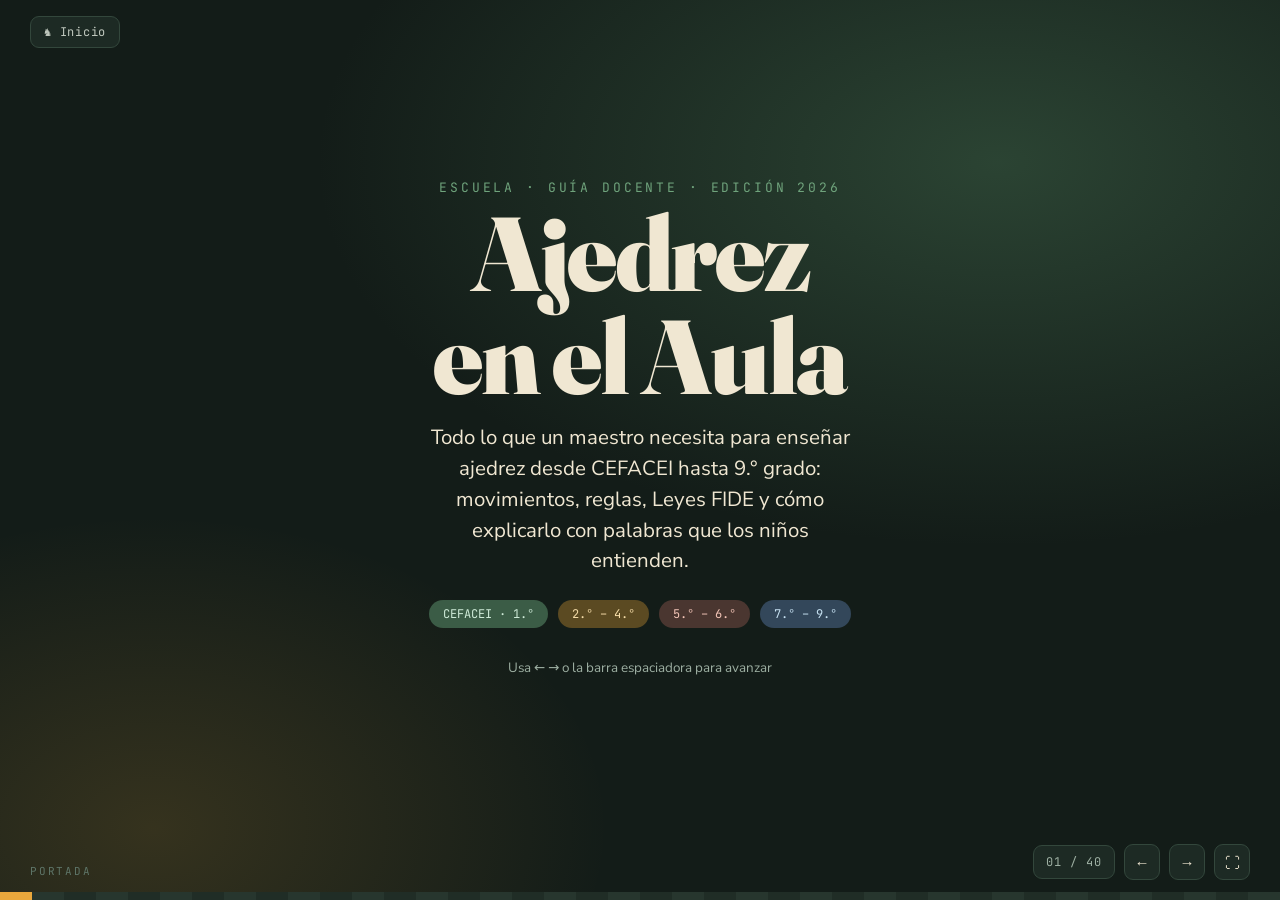
<file: guia.html>
<!DOCTYPE html>
<html lang="es">
<head>
<meta charset="utf-8">
<meta name="viewport" content="width=device-width, initial-scale=1">
<title>Ajedrez en el Aula · Guía para Docentes</title>
<link rel="preconnect" href="https://fonts.googleapis.com">
<link rel="preconnect" href="https://fonts.gstatic.com" crossorigin>
<link href="https://fonts.googleapis.com/css2?family=Fraunces:opsz,wght@9..144,400;9..144,600;9..144,900&family=Nunito+Sans:wght@400;600;800&family=JetBrains+Mono:wght@400;700&display=swap" rel="stylesheet">
<style>
:root{
  --tinta:#131C18; --tinta2:#1D2A24; --tinta3:#27362E;
  --marfil:#F0E7D2; --marfil2:#FAF5E9;
  --selva:#4C7A58; --selva-cl:#6FA37C;
  --ambar:#E9A73C; --fuego:#C8503C; --cielo:#6FA8C7; --uva:#8B6FA8;
  --disp:'Fraunces',Georgia,serif;
  --body:'Nunito Sans',system-ui,-apple-system,sans-serif;
  --mono:'JetBrains Mono',ui-monospace,monospace;
}
*{box-sizing:border-box;margin:0;padding:0}
html,body{height:100%}
body{background:var(--tinta);color:var(--marfil);font-family:var(--body);
  overflow:hidden;-webkit-font-smoothing:antialiased}

/* ---------- ESTRUCTURA DE DIAPOSITIVA ---------- */
#deck{position:fixed;inset:0}
.slide{position:absolute;inset:0;display:none;flex-direction:column;
  padding:clamp(20px,3.4vh,44px) clamp(22px,4vw,72px) 74px;
  opacity:0;transform:translateY(14px);overflow:hidden}
.slide.on{display:flex;animation:in .45s cubic-bezier(.22,1,.36,1) forwards}
@keyframes in{to{opacity:1;transform:none}}
@media (prefers-reduced-motion:reduce){.slide.on{animation:none;opacity:1;transform:none}}

.eyebrow{font-family:var(--mono);font-size:clamp(10px,1.15vw,13px);letter-spacing:.22em;
  text-transform:uppercase;color:var(--selva-cl);display:flex;gap:14px;align-items:center;
  flex-wrap:wrap;margin-bottom:.5em}
.eyebrow .chip{background:var(--tinta3);color:var(--marfil);padding:3px 10px;border-radius:999px;
  letter-spacing:.1em;font-size:.92em}
.chip.a{background:#3B5C46;color:#CFEBD8}
.chip.b{background:#5B4A22;color:#F5DCA8}
.chip.c{background:#4A3630;color:#F2C4B6}
.chip.d{background:#33475A;color:#C7E2F2}

h1{font-family:var(--disp);font-weight:900;font-size:clamp(34px,5.6vw,78px);
  line-height:.98;letter-spacing:-.02em}
h2{font-family:var(--disp);font-weight:900;font-size:clamp(26px,3.9vw,52px);
  line-height:1.02;letter-spacing:-.015em;margin-bottom:.28em}
h3{font-family:var(--disp);font-weight:600;font-size:clamp(16px,1.65vw,23px);
  line-height:1.15;margin-bottom:.3em}
p,li{font-size:clamp(13px,1.35vw,19px);line-height:1.5;color:#DDD5C2}
.lead{font-size:clamp(15px,1.6vw,23px);color:var(--marfil);max-width:60ch}
strong{color:var(--marfil);font-weight:800}
em.k{font-style:normal;color:var(--ambar);font-weight:800}
.mono{font-family:var(--mono)}
.body{flex:1;min-height:0;display:flex;gap:clamp(16px,2.6vw,40px);margin-top:.7em}
.col{flex:1;min-width:0;display:flex;flex-direction:column;gap:clamp(9px,1.3vh,18px);
  justify-content:center}
.col.top{justify-content:flex-start}
.center{align-items:center;justify-content:center;text-align:center}
ul{list-style:none;display:flex;flex-direction:column;gap:.5em}
ul li{padding-left:1.5em;position:relative}
ul li::before{content:'';position:absolute;left:0;top:.55em;width:.62em;height:.62em;
  background:var(--selva-cl);border-radius:2px}
ul.amb li::before{background:var(--ambar)}
ol{list-style:none;counter-reset:n;display:flex;flex-direction:column;gap:.55em}
ol li{counter-increment:n;padding-left:2.1em;position:relative}
ol li::before{content:counter(n);position:absolute;left:0;top:.05em;width:1.5em;height:1.5em;
  background:var(--ambar);color:var(--tinta);border-radius:5px;font-family:var(--mono);
  font-weight:700;font-size:.78em;display:grid;place-items:center}

/* ---------- TARJETAS ---------- */
.card{background:var(--tinta2);border-radius:14px;padding:clamp(11px,1.5vw,20px);
  border:1px solid #2E3F36}
.card.warm{background:#2A2119;border-color:#4A3A24}
.card.hot{background:#2E1E1A;border-color:#5A3229}
.card.cool{background:#1A2730;border-color:#2E4553}
.card h3{color:var(--marfil)}
.card p,.card li{font-size:clamp(12px,1.18vw,16px)}
.grid{display:grid;gap:clamp(9px,1.2vw,16px)}
.g2{grid-template-columns:repeat(2,1fr)}
.g3{grid-template-columns:repeat(3,1fr)}
.g4{grid-template-columns:repeat(4,1fr)}
.g5{grid-template-columns:repeat(5,1fr)}
.big{font-family:var(--disp);font-weight:900;font-size:clamp(28px,4vw,58px);
  line-height:1;color:var(--ambar)}
.tag{display:inline-block;font-family:var(--mono);font-size:.72em;letter-spacing:.1em;
  text-transform:uppercase;color:var(--tinta);background:var(--ambar);
  padding:2px 8px;border-radius:4px;font-weight:700}
.tag.g{background:var(--selva-cl)} .tag.r{background:var(--fuego);color:#fff}
.tag.b{background:var(--cielo)}
.say{border-left:3px solid var(--ambar);padding:.15em 0 .15em .8em;
  font-family:var(--disp);font-style:italic;font-size:clamp(13px,1.3vw,18px);color:var(--marfil2)}
.note{font-size:clamp(11px,1.05vw,14px);color:#9DAFA2}

/* ---------- TABLERO ---------- */
.board{position:relative;aspect-ratio:1;width:100%;max-width:min(46vh,100%);
  background:var(--tinta2);border-radius:12px;padding:4.6%;margin:0 auto;flex:none}
.board.nc{padding:1.6%}
.board .grid8{position:relative;width:100%;height:100%;display:grid;
  grid-template-columns:repeat(8,1fr);grid-template-rows:repeat(8,1fr);
  border-radius:3px;overflow:hidden}
.sq{position:relative}
.sq.lt{background:var(--marfil)} .sq.dk{background:var(--selva)}
.sq::after{content:'';position:absolute;inset:0;opacity:0;transition:opacity .3s}
.sq.mk::after{background:var(--ambar);opacity:.72}
.sq.dg::after{background:var(--fuego);opacity:.66}
.sq.nf::after{background:var(--cielo);opacity:.58}
.dot{position:absolute;left:50%;top:50%;width:31%;height:31%;transform:translate(-50%,-50%);
  background:var(--ambar);border:2px solid #3C2C0E;border-radius:50%;z-index:3;
  animation:pop .35s cubic-bezier(.34,1.56,.64,1) backwards}
@keyframes pop{from{transform:translate(-50%,-50%) scale(0)}}
.pc{position:absolute;width:12.5%;height:12.5%;display:grid;place-items:center;
  z-index:4;transition:transform .55s cubic-bezier(.4,0,.2,1);pointer-events:none}
.pc span{position:absolute;font-size:min(9.4vh,5.4vw);line-height:1;
  font-family:'DejaVu Sans','Segoe UI Symbol','Noto Sans Symbols 2',sans-serif}
.pc .f{color:#fff} .pc .o{color:#111C17}
.pc.blk .f{color:#16211B} .pc.blk .o{color:var(--marfil)}
.coord{position:absolute;font-family:var(--mono);font-size:min(1.9vh,1.05vw);
  color:var(--marfil);opacity:.75}
.arrow{position:absolute;inset:4.6%;z-index:5;pointer-events:none;overflow:visible}
.board.nc .arrow{inset:1.6%}
.play{display:inline-flex;align-items:center;gap:8px;background:var(--ambar);color:var(--tinta);
  border:0;border-radius:999px;padding:7px 18px;font-family:var(--body);font-weight:800;
  font-size:clamp(11px,1.1vw,15px);cursor:pointer;transition:transform .15s,filter .15s;
  margin:9px auto 0}
.play:hover{transform:translateY(-2px);filter:brightness(1.08)}
.play:focus-visible{outline:3px solid var(--cielo);outline-offset:3px}
.bw{display:flex;flex-direction:column;align-items:center;min-width:0}
.bw .cap{font-family:var(--mono);font-size:clamp(10px,1vw,13px);color:#9DAFA2;
  margin-top:8px;text-align:center;letter-spacing:.04em}

/* ---------- PORTADA ---------- */
.cover{background:
  radial-gradient(1100px 620px at 78% 18%,rgba(76,122,88,.42),transparent 62%),
  radial-gradient(760px 520px at 12% 92%,rgba(233,167,60,.16),transparent 60%),var(--tinta)}
.cover h1{font-size:clamp(42px,8.2vw,120px)}

/* ---------- NAVEGACIÓN ---------- */
#rail{position:fixed;left:0;right:0;bottom:0;height:8px;display:flex;z-index:20}
#rail i{flex:1;background:var(--tinta3);transition:background .3s}
#rail i:nth-child(odd){background:#202D26}
#rail i.done{background:var(--selva)}
#rail i.cur{background:var(--ambar)}
#hud{position:fixed;right:clamp(14px,2.4vw,30px);bottom:20px;display:flex;gap:9px;
  align-items:center;z-index:21}
#hud button{background:var(--tinta2);color:var(--marfil);border:1px solid #33473C;
  width:36px;height:36px;border-radius:9px;cursor:pointer;font-size:15px;
  display:grid;place-items:center;transition:background .15s}
#hud button:hover{background:var(--selva)}
#hud button:focus-visible{outline:2px solid var(--ambar);outline-offset:2px}
#num{font-family:var(--mono);font-size:12px;color:#9DAFA2;letter-spacing:.08em;
  background:var(--tinta2);padding:8px 12px;border-radius:9px;border:1px solid #33473C}
#tt{position:fixed;left:clamp(14px,2.4vw,30px);bottom:22px;font-family:var(--mono);
  font-size:11px;letter-spacing:.16em;text-transform:uppercase;color:#5E7568;z-index:21}
@media(max-width:820px){#tt{display:none}.body{flex-direction:column;overflow-y:auto}
  .g4,.g5{grid-template-columns:repeat(2,1fr)}.g3{grid-template-columns:1fr}
  .board{max-width:min(52vh,86%)}.pc span{font-size:9vw}}
#home{position:fixed;left:clamp(14px,2.4vw,30px);top:16px;z-index:30;font-family:var(--mono);
  font-size:12px;letter-spacing:.06em;color:#BFC7BD;background:var(--tinta2);border:1px solid #33473C;
  padding:7px 13px;border-radius:9px;text-decoration:none;transition:background .15s}
#home:hover{background:var(--selva);color:#fff}
</style>
</head>
<body>
<a id="home" href="index.html" aria-label="Volver al inicio" data-en="♞ Home">♞ Inicio</a>
<div id="deck">
<!-- 1 -->
<section class="slide cover center" data-t="Portada">
  <div class="eyebrow" style="justify-content:center">Escuela · Guía docente · Edición 2026</div>
  <h1>Ajedrez<br>en el Aula</h1>
  <p class="lead" style="margin-top:.7em;max-width:36ch">Todo lo que un maestro necesita para enseñar ajedrez desde CEFACEI hasta 9.° grado: movimientos, reglas, Leyes FIDE y cómo explicarlo con palabras que los niños entienden.</p>
  <div style="display:flex;gap:10px;margin-top:1.5em;flex-wrap:wrap;justify-content:center">
    <span class="chip a mono" style="padding:6px 14px;border-radius:999px;font-size:12px">CEFACEI · 1.°</span>
    <span class="chip b mono" style="padding:6px 14px;border-radius:999px;font-size:12px">2.° – 4.°</span>
    <span class="chip c mono" style="padding:6px 14px;border-radius:999px;font-size:12px">5.° – 6.°</span>
    <span class="chip d mono" style="padding:6px 14px;border-radius:999px;font-size:12px">7.° – 9.°</span>
  </div>
  <p class="note" style="margin-top:2.2em">Usa ← → o la barra espaciadora para avanzar</p>
</section>

<!-- 2 -->
<section class="slide" data-t="Cómo usar esta guía">
  <div class="eyebrow">Antes de empezar</div>
  <h2>Cómo usar esta guía</h2>
  <p class="lead">Cada lámina lleva una etiqueta de nivel. No enseñes todo a todos: escoge la ruta según la edad de tu grupo.</p>
  <div class="body">
    <div class="col">
      <div class="grid g2" style="grid-template-columns:1fr 1fr">
        <div class="card"><span class="chip a mono" style="font-size:11px;padding:3px 9px;border-radius:999px">CEFACEI · 1.°</span>
          <h3 style="margin-top:.5em">Jugar antes que saber</h3>
          <p>Reconocer piezas, colores y el tablero. Mover una sola pieza por sesión. Nada de notación ni reloj.</p></div>
        <div class="card"><span class="chip b mono" style="font-size:11px;padding:3px 9px;border-radius:999px">2.° – 4.°</span>
          <h3 style="margin-top:.5em">La partida completa</h3>
          <p>Todos los movimientos, reglas especiales, jaque y mate. Se introducen las coordenadas.</p></div>
        <div class="card"><span class="chip c mono" style="font-size:11px;padding:3px 9px;border-radius:999px">5.° – 6.°</span>
          <h3 style="margin-top:.5em">Jugar bien</h3>
          <p>Notación algebraica, tablas, mates básicos, reloj. Ya pueden competir en un torneo interno.</p></div>
        <div class="card"><span class="chip d mono" style="font-size:11px;padding:3px 9px;border-radius:999px">7.° – 9.°</span>
          <h3 style="margin-top:.5em">Reglamento FIDE</h3>
          <p>Leyes completas, planilla, arbitraje, sistema suizo. Pueden ser jueces auxiliares del torneo escolar.</p></div>
      </div>
    </div>
    <div class="col" style="flex:.72">
      <div class="card warm">
        <h3>Lo que sí necesitas</h3>
        <ul class="amb" style="margin-top:.4em">
          <li>Un tablero por cada dos estudiantes (o dibujado en cartulina)</li>
          <li>Un tablero grande visible para todo el grupo</li>
          <li>20 minutos seguidos de clase</li>
        </ul>
      </div>
      <div class="card">
        <h3>Lo que NO necesitas</h3>
        <ul style="margin-top:.4em">
          <li>Saber jugar bien tú mismo</li>
          <li>Relojes ni piezas de torneo</li>
          <li>Computadora o internet</li>
        </ul>
      </div>
    </div>
  </div>
</section>

<!-- 3 -->
<section class="slide" data-t="Por qué el ajedrez">
  <div class="eyebrow">Fundamento <span class="chip">Docente</span></div>
  <h2>Por qué vale la pena<br>en un aula rural</h2>
  <div class="body">
    <div class="col">
      <div class="grid g2">
        <div class="card"><div class="big">0</div><h3>de costo por partida</h3><p>Un juego dura años. Se puede fabricar con cartón y tapitas.</p></div>
        <div class="card"><div class="big">2</div><h3>estudiantes por tablero</h3><p>Multiplica la participación sin multiplicar el material.</p></div>
        <div class="card"><div class="big">64</div><h3>casillas, un solo idioma</h3><p>No depende del español ni del ngäbere: se juega igual en todas partes.</p></div>
        <div class="card"><div class="big">12</div><h3>clases para saber jugar</h3><p>Con una sesión semanal, en un trimestre todo el grupo juega partidas completas.</p></div>
      </div>
    </div>
    <div class="col" style="flex:.9">
      <div class="card cool">
        <h3>Lo que el ajedrez entrena de verdad</h3>
        <ul style="margin-top:.5em">
          <li><strong>Pensar antes de actuar.</strong> El movimiento no se deshace: es la lección más honesta del juego.</li>
          <li><strong>Consecuencias.</strong> Cada error tiene un costo visible e inmediato.</li>
          <li><strong>Perder con dignidad.</strong> Se pierde mucho y se aprende a dar la mano.</li>
          <li><strong>Atención sostenida.</strong> Veinte minutos de concentración voluntaria.</li>
        </ul>
      </div>
      <p class="note">Sé honesto con tus colegas: el ajedrez no sube automáticamente las notas de matemática. Lo que sí hace, y muy bien, es enseñar a un niño a detenerse a pensar.</p>
    </div>
  </div>
</section>

<!-- 4 -->
<section class="slide" data-t="Progresión por edad">
  <div class="eyebrow">Planificación <span class="chip">Docente</span></div>
  <h2>Qué enseñar a cada edad</h2>
  <div class="body">
    <div class="col top">
      <div class="grid g4" style="align-items:stretch">
        <div class="card" style="border-top:none">
          <span class="chip a mono" style="font-size:11px;padding:3px 9px;border-radius:999px">4 – 6 años</span>
          <h3 style="margin-top:.6em">El tablero es un mapa</h3>
          <ul style="margin-top:.3em"><li>Claro y oscuro</li><li>Nombres de las piezas</li><li>Torre y rey solamente</li><li>Juegos de carrera con peones</li></ul>
          <p class="note" style="margin-top:.7em">Sesiones de 10 minutos. Sin partidas completas.</p>
        </div>
        <div class="card">
          <span class="chip b mono" style="font-size:11px;padding:3px 9px;border-radius:999px">7 – 9 años</span>
          <h3 style="margin-top:.6em">La partida completa</h3>
          <ul style="margin-top:.3em"><li>Los seis movimientos</li><li>Jaque y jaque mate</li><li>Enroque y coronación</li><li>Valor de las piezas</li></ul>
          <p class="note" style="margin-top:.7em">Ya juegan partidas de principio a fin.</p>
        </div>
        <div class="card">
          <span class="chip c mono" style="font-size:11px;padding:3px 9px;border-radius:999px">10 – 12 años</span>
          <h3 style="margin-top:.6em">Jugar con criterio</h3>
          <ul style="margin-top:.3em"><li>Notación algebraica</li><li>Captura al paso</li><li>Ahogado y tablas</li><li>Mate con dos torres</li><li>Reloj de ajedrez</li></ul>
          <p class="note" style="margin-top:.7em">Listos para el torneo interno.</p>
        </div>
        <div class="card">
          <span class="chip d mono" style="font-size:11px;padding:3px 9px;border-radius:999px">13 – 15 años</span>
          <h3 style="margin-top:.6em">Reglamento y competencia</h3>
          <ul style="margin-top:.3em"><li>Leyes FIDE completas</li><li>Pieza tocada, jugada ilegal</li><li>Llenar la planilla</li><li>Sistema suizo</li><li>Arbitrar a los pequeños</li></ul>
          <p class="note" style="margin-top:.7em">Se convierten en tus monitores.</p>
        </div>
      </div>
      <div class="card warm" style="margin-top:auto">
        <p><em class="k">Principio rector:</em> un niño que no sabe leer puede jugar ajedrez perfectamente. La notación y el reglamento llegan después, no antes. Primero se juega; luego se nombra lo que ya se sabe hacer.</p>
      </div>
    </div>
  </div>
</section>

<!-- 5 -->
<section class="slide" data-t="El tablero">
  <div class="eyebrow">Bloque 1 · El tablero <span class="chip a">CEFACEI · 1.°</span></div>
  <h2>Sesenta y cuatro casillas</h2>
  <div class="body">
    <div class="col">
      <p class="lead">El tablero tiene <strong>8 casillas de ancho por 8 de alto</strong>. Se alternan claras y oscuras, siempre. Nunca hay dos del mismo color pegadas de lado.</p>
      <div class="card">
        <h3>Actividad de entrada</h3>
        <p>Pide a los niños que cuenten las casillas de una fila. Ocho. Luego que cuenten las filas. Ocho. Pregunta cuántas hay en total y deja que lo descubran contando de ocho en ocho. Es la primera tabla de multiplicar que aprenden sin darse cuenta.</p>
      </div>
      <div class="say">«Este es el patio donde vive nuestro ejército. Tiene ocho pasillos a lo largo y ocho a lo ancho.»</div>
    </div>
    <div class="col" style="flex:.85"><div class="bw">
      <div class="board" data-fen="8/8/8/8/8/8/8/8" data-coords="0"></div>
      <div class="cap">8 × 8 = 64 casillas · 32 claras y 32 oscuras</div>
    </div></div>
  </div>
</section>

<!-- 6 -->
<section class="slide" data-t="Casilla clara a la derecha">
  <div class="eyebrow">Bloque 1 · El tablero <span class="chip a">CEFACEI · 1.°</span></div>
  <h2>La regla de oro:<br>casilla clara a la derecha</h2>
  <div class="body">
    <div class="col">
      <p class="lead">Antes de colocar una sola pieza, el tablero debe estar bien orientado. La <strong>casilla de la esquina derecha más cercana a cada jugador debe ser clara.</strong></p>
      <div class="card hot">
        <h3>Por qué importa de verdad</h3>
        <p>Si el tablero está al revés, el rey y la dama quedan invertidos, el enroque sale mal y las diagonales del alfil no coinciden con ningún libro ni diagrama. La mitad de los errores de un principiante empiezan aquí.</p>
      </div>
      <div class="say">«Busca la casilla blanca en tu mano derecha. Si no está, gira el tablero. Blanco a la derecha, siempre.»</div>
      <p class="note">En español también se dice «la blanca a la derecha». En inglés, <span class="mono">light square on the right</span>.</p>
    </div>
    <div class="col" style="flex:.85"><div class="bw">
      <div class="board" data-fen="8/8/8/8/8/8/8/8" data-mark="h1" data-coords="0"></div>
      <div class="cap">La esquina h1 — abajo a la derecha — es clara</div>
    </div></div>
  </div>
</section>

<!-- 7 -->
<section class="slide" data-t="Filas, columnas y diagonales">
  <div class="eyebrow">Bloque 1 · El tablero <span class="chip b">2.° – 4.°</span></div>
  <h2>Filas, columnas<br>y diagonales</h2>
  <div class="body">
    <div class="col">
      <div class="card cool"><h3><span class="tag b">Fila</span> &nbsp;horizontal</h3>
        <p>Va de izquierda a derecha. Hay 8 y se numeran del <span class="mono">1</span> al <span class="mono">8</span>. Es el camino de la torre.</p></div>
      <div class="card warm"><h3><span class="tag">Columna</span> &nbsp;vertical</h3>
        <p>Va de abajo hacia arriba. Hay 8 y se nombran con letras de la <span class="mono">a</span> a la <span class="mono">h</span>. También es camino de la torre.</p></div>
      <div class="card hot"><h3><span class="tag r">Diagonal</span> &nbsp;inclinada</h3>
        <p>Va en esquina. Cada diagonal conserva siempre el mismo color de casilla. Es el camino del alfil.</p></div>
      <div class="say">«La fila es acostada, la columna está parada y la diagonal va de puntillas.»</div>
    </div>
    <div class="col" style="flex:.85"><div class="bw">
      <div class="board" data-fen="8/8/8/8/8/8/8/8"
        data-info="a4 b4 c4 d4 e4 f4 g4 h4"
        data-mark="d1 d2 d3 d5 d6 d7 d8"
        data-danger="a1 b2 c3 e5 f6 g7 h8"></div>
      <div class="cap">Azul: la fila 4 · Ámbar: la columna d · Rojo: la diagonal a1–h8</div>
    </div></div>
  </div>
</section>

<!-- 8 -->
<section class="slide" data-t="Coordenadas">
  <div class="eyebrow">Bloque 1 · El tablero <span class="chip b">2.° – 4.°</span></div>
  <h2>Cada casilla<br>tiene nombre y apellido</h2>
  <div class="body">
    <div class="col">
      <p class="lead">Primero la <strong>letra</strong> de la columna, después el <strong>número</strong> de la fila. Siempre en ese orden y siempre en minúscula.</p>
      <div class="card">
        <h3>Cómo se lee</h3>
        <p style="font-family:var(--mono);font-size:clamp(15px,1.9vw,26px);color:var(--ambar);margin:.35em 0">e4 &nbsp;·&nbsp; a1 &nbsp;·&nbsp; h8 &nbsp;·&nbsp; d5 &nbsp;·&nbsp; g7</p>
        <p>Las letras corren siempre de izquierda a derecha <em>vistas desde las blancas</em>. Los números suben del lado de las blancas hacia el de las negras.</p>
      </div>
      <div class="card warm"><h3>Juego: «Encuentra la casilla»</h3>
        <p>Dices una coordenada en voz alta y los niños ponen el dedo encima. Quien acierte primero canta la siguiente. Cinco minutos y ya se saben el tablero de memoria.</p></div>
    </div>
    <div class="col" style="flex:.85"><div class="bw">
      <div class="board" data-fen="8/8/8/8/8/8/8/8"
        data-mark="e4 a1 h8 d5"
        data-labels="e4:e4|a1:a1|h8:h8|d5:d5"></div>
      <div class="cap">Letras abajo, números al lado izquierdo</div>
    </div></div>
  </div>
</section>

<!-- 9 -->
<section class="slide" data-t="Posición inicial">
  <div class="eyebrow">Bloque 1 · El tablero <span class="chip a">CEFACEI · 1.°</span></div>
  <h2>La posición inicial</h2>
  <div class="body">
    <div class="col">
      <p class="lead">Se arma <strong>de afuera hacia adentro</strong>. Ese orden hace que ningún niño se equivoque.</p>
      <ol>
        <li><strong>Las torres</strong> en las cuatro esquinas.</li>
        <li><strong>Los caballos</strong> al lado de cada torre.</li>
        <li><strong>Los alfiles</strong> al lado de cada caballo.</li>
        <li><strong>La dama</strong> en la casilla que sobra de su mismo color.</li>
        <li><strong>El rey</strong> en la última casilla libre, junto a su dama.</li>
        <li><strong>Los ocho peones</strong> forman la muralla al frente.</li>
      </ol>
      <p class="note">Las blancas siempre mueven primero. Es una regla, no una ventaja que se discuta.</p>
    </div>
    <div class="col" style="flex:.85"><div class="bw">
      <div class="board" data-fen="rnbqkbnr/pppppppp/8/8/8/8/PPPPPPPP/RNBQKBNR"></div>
      <div class="cap">16 piezas por bando · 32 en total</div>
    </div></div>
  </div>
</section>

<!-- 10 -->
<section class="slide" data-t="La dama a su color">
  <div class="eyebrow">Bloque 1 · El tablero <span class="chip b">2.° – 4.°</span></div>
  <h2>La dama<br>se viste de su color</h2>
  <div class="body">
    <div class="col">
      <p class="lead">Es el error más frecuente al armar el tablero: cambiar de lugar al rey y a la dama. Hay un truco infalible.</p>
      <div class="card warm">
        <h3>El truco</h3>
        <p style="margin-top:.3em"><strong>La dama blanca va en casilla clara</strong> (d1).<br><strong>La dama negra va en casilla oscura</strong> (d8).</p>
        <p style="margin-top:.5em">Como las dos quedan en la columna <span class="mono">d</span>, terminan una frente a la otra. Y los reyes también, en la columna <span class="mono">e</span>.</p>
      </div>
      <div class="say">«La reina siempre combina con su vestido. Reina blanca, casilla blanca. Reina negra, casilla negra.»</div>
      <p class="note">Si los reyes no quedan frente a frente, algo está mal colocado. Es la revisión de un segundo antes de empezar.</p>
    </div>
    <div class="col" style="flex:.85"><div class="bw">
      <div class="board" data-fen="rnbqkbnr/pppppppp/8/8/8/8/PPPPPPPP/RNBQKBNR" data-mark="d1 d8" data-info="e1 e8"></div>
      <div class="cap">Ámbar: las damas en la columna d · Azul: los reyes en la columna e</div>
    </div></div>
  </div>
</section>

<!-- 11 -->
<section class="slide" data-t="Las seis piezas">
  <div class="eyebrow">Bloque 2 · Las piezas <span class="chip b">2.° – 4.°</span></div>
  <h2>Seis piezas, seis valores</h2>
  <p class="lead">El valor no es una regla del juego: es una guía para decidir cambios. Se enseña recién cuando ya saben mover todo.</p>
  <div class="body">
    <div class="col top">
      <div class="grid g3" style="margin-top:.2em">
        <div class="card"><h3 style="font-size:clamp(20px,2.4vw,32px)">♙ &nbsp;Peón</h3>
          <p><span class="tag">1 punto</span></p><p style="margin-top:.5em">El más humilde y el único que puede transformarse. Nunca retrocede.</p></div>
        <div class="card"><h3 style="font-size:clamp(20px,2.4vw,32px)">♘ &nbsp;Caballo</h3>
          <p><span class="tag">3 puntos</span></p><p style="margin-top:.5em">El único que salta por encima de otras piezas.</p></div>
        <div class="card"><h3 style="font-size:clamp(20px,2.4vw,32px)">♗ &nbsp;Alfil</h3>
          <p><span class="tag">3 puntos</span></p><p style="margin-top:.5em">Vive toda la partida en casillas de un solo color.</p></div>
        <div class="card"><h3 style="font-size:clamp(20px,2.4vw,32px)">♖ &nbsp;Torre</h3>
          <p><span class="tag">5 puntos</span></p><p style="margin-top:.5em">Fuerte cuando el tablero está despejado.</p></div>
        <div class="card"><h3 style="font-size:clamp(20px,2.4vw,32px)">♕ &nbsp;Dama</h3>
          <p><span class="tag">9 puntos</span></p><p style="margin-top:.5em">Torre y alfil juntos. La pieza más poderosa.</p></div>
        <div class="card hot"><h3 style="font-size:clamp(20px,2.4vw,32px)">♔ &nbsp;Rey</h3>
          <p><span class="tag r">Sin valor</span></p><p style="margin-top:.5em">No se cambia ni se captura: vale la partida entera.</p></div>
      </div>
      <div class="say" style="margin-top:auto">«El rey no tiene puntos porque no se puede comprar con nada. Si lo pierdes, se acabó el juego.»</div>
    </div>
  </div>
</section>

<!-- 12 -->
<section class="slide" data-t="El peón">
  <div class="eyebrow">Bloque 2 · Las piezas <span class="chip b">2.° – 4.°</span> <span class="tag">1 punto</span></div>
  <h2>El peón</h2>
  <div class="body">
    <div class="col">
      <p class="lead">Es la pieza más difícil de explicar, porque <strong>camina de una forma y come de otra</strong>.</p>
      <ul class="amb">
        <li><strong>Avanza</strong> una casilla recto hacia adelante.</li>
        <li><strong>En su primera jugada</strong> puede avanzar una o dos casillas, a elección.</li>
        <li><strong>Captura en diagonal</strong>, una casilla, solo hacia adelante.</li>
        <li><strong>Nunca retrocede</strong> ni se mueve de lado.</li>
        <li>Si tiene una pieza justo enfrente, <strong>queda bloqueado</strong>: no puede comerla ni saltarla.</li>
      </ul>
      <div class="say">«El peón camina derechito, pero come de ladito. Y nunca, nunca da marcha atrás.»</div>
    </div>
    <div class="col" style="flex:.85"><div class="bw">
      <div class="board" data-fen="8/8/8/3p4/2P5/8/4P3/8" data-dots="e3 e4 c5" data-danger="d5" data-mark="e2 c4"></div>
      <div class="cap">El peón de e2 avanza 1 o 2 · el de c4 puede avanzar a c5 o capturar en d5</div>
    </div></div>
  </div>
</section>

<!-- 13 -->
<section class="slide" data-t="La torre">
  <div class="eyebrow">Bloque 2 · Las piezas <span class="chip a">CEFACEI · 1.°</span> <span class="tag">5 puntos</span></div>
  <h2>La torre</h2>
  <div class="body">
    <div class="col">
      <p class="lead">Se mueve en <strong>línea recta</strong>: hacia adelante, hacia atrás, a la izquierda o a la derecha. Todas las casillas que quiera.</p>
      <ul class="amb">
        <li>No puede saltar piezas: se detiene antes de una propia y captura sobre una enemiga.</li>
        <li>Come igual que se mueve. Esto vale para todas las piezas menos el peón.</li>
        <li>Es la primera pieza que se enseña: su movimiento es el más limpio.</li>
      </ul>
      <div class="card warm"><h3>Primer juego con torres</h3>
        <p>Una torre blanca en a1 y una negra en h8, sin más piezas. Gana quien capture primero. Enseña movimiento, captura y cuidado en dos minutos.</p></div>
      <div class="say">«La torre dibuja una cruz. Solo va derecho, como un carro por la carretera.»</div>
    </div>
    <div class="col" style="flex:.85"><div class="bw">
      <div class="board" data-fen="8/8/8/8/3R4/8/8/8" data-mark="d4"
        data-dots="a4 b4 c4 e4 f4 g4 h4 d1 d2 d3 d5 d6 d7 d8"></div>
      <div class="cap">14 casillas disponibles desde el centro</div>
    </div></div>
  </div>
</section>

<!-- 14 -->
<section class="slide" data-t="El alfil">
  <div class="eyebrow">Bloque 2 · Las piezas <span class="chip b">2.° – 4.°</span> <span class="tag">3 puntos</span></div>
  <h2>El alfil</h2>
  <div class="body">
    <div class="col">
      <p class="lead">Se mueve solo en <strong>diagonal</strong>, tantas casillas como quiera, en cualquiera de las cuatro direcciones.</p>
      <ul class="amb">
        <li>Tampoco salta piezas.</li>
        <li>Cada bando tiene dos: uno de casillas claras y otro de casillas oscuras.</li>
        <li><strong>Un alfil jamás cambia de color de casilla.</strong> El de casillas claras vivirá y morirá en casillas claras.</li>
      </ul>
      <div class="card hot"><h3>Error típico del niño</h3>
        <p>Mover el alfil «en diagonal» pero cambiando de color, saltando de esquina a esquina. Corrige mostrando que su dedo debe deslizarse por casillas que se tocan solo en la punta.</p></div>
      <div class="say">«El alfil es como el que camina siempre por la sombra. Nunca pisa el sol.»</div>
    </div>
    <div class="col" style="flex:.85"><div class="bw">
      <div class="board" data-fen="8/8/8/8/3B4/8/8/8" data-mark="d4"
        data-dots="a1 b2 c3 e5 f6 g7 h8 a7 b6 c5 e3 f2 g1"></div>
      <div class="cap">Trece casillas, todas del mismo color que la de partida</div>
    </div></div>
  </div>
</section>

<!-- 15 -->
<section class="slide" data-t="La dama">
  <div class="eyebrow">Bloque 2 · Las piezas <span class="chip b">2.° – 4.°</span> <span class="tag">9 puntos</span></div>
  <h2>La dama</h2>
  <div class="body">
    <div class="col">
      <p class="lead">Combina a la torre y al alfil: se mueve en <strong>línea recta y en diagonal</strong>, tantas casillas como quiera.</p>
      <ul class="amb">
        <li>Tampoco puede saltar piezas.</li>
        <li>Desde el centro domina hasta 27 casillas: casi la mitad del tablero.</li>
        <li>Por poderosa que sea, <strong>no se saca temprano</strong>: las piezas menores la persiguen y pierdes tiempo.</li>
      </ul>
      <div class="card warm"><h3>Cómo enseñarla</h3>
        <p>Nunca la presentes primero. Enséñala después de la torre y el alfil, y deja que los niños digan solos que «hace las dos cosas juntas». El descubrimiento se recuerda; la explicación se olvida.</p></div>
      <div class="say">«La dama es torre y alfil en la misma pieza. Por eso es la más fuerte del ejército.»</div>
    </div>
    <div class="col" style="flex:.85"><div class="bw">
      <div class="board" data-fen="8/8/8/8/3Q4/8/8/8" data-mark="d4"
        data-dots="a4 b4 c4 e4 f4 g4 h4 d1 d2 d3 d5 d6 d7 d8 a1 b2 c3 e5 f6 g7 h8 a7 b6 c5 e3 f2 g1"></div>
      <div class="cap">27 casillas desde d4 · 14 de torre + 13 de alfil</div>
    </div></div>
  </div>
</section>

<!-- 16 -->
<section class="slide" data-t="El caballo">
  <div class="eyebrow">Bloque 2 · Las piezas <span class="chip b">2.° – 4.°</span> <span class="tag">3 puntos</span></div>
  <h2>El caballo</h2>
  <div class="body">
    <div class="col">
      <p class="lead">Se mueve en forma de <strong>L</strong>: dos casillas en una dirección y una en ángulo recto. O una y luego dos: es lo mismo.</p>
      <ul class="amb">
        <li><strong>Es el único que salta.</strong> No le importa lo que haya en el camino; solo importa dónde cae.</li>
        <li>Solo captura la pieza que está en la casilla donde aterriza.</li>
        <li>Siempre cambia de color de casilla al moverse. De clara pasa a oscura y viceversa.</li>
        <li>En el centro alcanza 8 casillas; en una esquina, apenas 2.</li>
      </ul>
      <div class="say">«Dos pasos y dobla. Como cuando caminas dos cuadras y volteas la esquina. Y salta por encima de todos, porque va montado.»</div>
    </div>
    <div class="col" style="flex:.85"><div class="bw">
      <div class="board" data-fen="8/8/8/8/3N4/8/8/8" data-mark="d4"
        data-dots="b5 c6 e6 f5 f3 e2 c2 b3" data-anim="d4-e6"></div>
      <div class="cap">Ocho destinos desde el centro · pulsa para ver el salto</div>
    </div></div>
  </div>
</section>

<!-- 17 -->
<section class="slide" data-t="El rey">
  <div class="eyebrow">Bloque 2 · Las piezas <span class="chip a">CEFACEI · 1.°</span> <span class="tag r">Sin valor</span></div>
  <h2>El rey</h2>
  <div class="body">
    <div class="col">
      <p class="lead">Se mueve <strong>una sola casilla</strong> en cualquier dirección: recta o diagonal.</p>
      <ul class="amb">
        <li>Es lento, pero es la pieza más importante: si cae, se acaba la partida.</li>
        <li><strong>No puede moverse a una casilla atacada</strong> por una pieza enemiga.</li>
        <li><strong>Los dos reyes nunca pueden quedar pegados.</strong> Siempre queda al menos una casilla entre ellos.</li>
        <li>El rey <strong>nunca se captura</strong>. La partida termina antes, con el jaque mate.</li>
      </ul>
      <div class="say">«El rey es viejito: da un pasito nada más. Pero si lo atrapan, perdimos todos.»</div>
    </div>
    <div class="col" style="flex:.85"><div class="bw">
      <div class="board" data-fen="8/8/8/8/3K4/8/8/8" data-mark="d4"
        data-dots="c3 c4 c5 d3 d5 e3 e4 e5"></div>
      <div class="cap">Ocho casillas vecinas, una a la vez</div>
    </div></div>
  </div>
</section>

<!-- 18 -->
<section class="slide" data-t="El enroque">
  <div class="eyebrow">Bloque 3 · Reglas especiales <span class="chip c">5.° – 6.°</span></div>
  <h2>El enroque</h2>
  <p class="lead">La única jugada en la que se mueven <strong>dos piezas a la vez</strong>. Pone al rey a salvo y activa la torre.</p>
  <div class="body">
    <div class="col" style="flex:.62"><div class="bw">
      <div class="board nc" data-fen="8/8/8/8/8/8/8/R3K2R" data-coords="0"
        data-mark="e1 g1" data-anim="e1-g1,h1-f1"></div>
      <div class="cap">Enroque corto · <span class="mono">0-0</span></div>
    </div></div>
    <div class="col" style="flex:.62"><div class="bw">
      <div class="board nc" data-fen="8/8/8/8/8/8/8/R3K2R" data-coords="0"
        data-mark="e1 c1" data-anim="e1-c1,a1-d1"></div>
      <div class="cap">Enroque largo · <span class="mono">0-0-0</span></div>
    </div></div>
    <div class="col">
      <div class="card hot">
        <h3>Las cinco condiciones</h3>
        <ol style="margin-top:.4em;font-size:.94em">
          <li>El rey <strong>no se ha movido nunca</strong> en la partida.</li>
          <li>Esa torre <strong>tampoco se ha movido</strong> nunca.</li>
          <li>No hay <strong>ninguna pieza</strong> entre el rey y la torre.</li>
          <li>El rey <strong>no está en jaque</strong> en este momento.</li>
          <li>El rey <strong>no pasa por</strong> ni <strong>llega a</strong> una casilla atacada.</li>
        </ol>
      </div>
      <p class="note"><strong>Sí se permite</strong> enrocar aunque la torre esté atacada o pase por una casilla atacada. La restricción es solo para el rey.</p>
      <div class="say">«El rey se esconde en su casita y la torre lo cuida desde adentro.»</div>
    </div>
  </div>
</section>

<!-- 19 -->
<section class="slide" data-t="Captura al paso">
  <div class="eyebrow">Bloque 3 · Reglas especiales <span class="chip c">5.° – 6.°</span></div>
  <h2>Captura al paso</h2>
  <div class="body">
    <div class="col">
      <p class="lead">La regla más olvidada del ajedrez. En francés, <span class="mono">en passant</span>.</p>
      <p>Si un peón enemigo usa su <strong>avance doble</strong> para pasar de largo junto a tu peón, tu peón puede capturarlo <strong>como si solo hubiera avanzado una casilla</strong>.</p>
      <div class="card hot">
        <h3>Las tres condiciones</h3>
        <ol style="margin-top:.4em;font-size:.94em">
          <li>Solo un <strong>peón</strong> puede capturar así, y solo a otro <strong>peón</strong>.</li>
          <li>El peón enemigo debe haber avanzado <strong>dos casillas de golpe</strong> y quedar al lado del tuyo.</li>
          <li>Debe hacerse <strong>de inmediato</strong>, en la jugada siguiente. Si esperas, se pierde el derecho para siempre.</li>
        </ol>
      </div>
      <div class="say">«Quiso pasar corriendo para que no lo vieras, pero lo atrapaste igual. El peón cae en la casilla por donde pasó.»</div>
    </div>
    <div class="col" style="flex:.85"><div class="bw">
      <div class="board" data-fen="8/3p4/8/4P3/8/8/8/8" data-mark="e5"
        data-anim="d7-d5,e5-d6!d5"></div>
      <div class="cap">Negras juegan d7–d5 · las blancas capturan en d6 y el peón de d5 sale del tablero</div>
    </div></div>
  </div>
</section>

<!-- 20 -->
<section class="slide" data-t="Coronación">
  <div class="eyebrow">Bloque 3 · Reglas especiales <span class="chip b">2.° – 4.°</span></div>
  <h2>Coronación</h2>
  <div class="body">
    <div class="col">
      <p class="lead">Cuando un peón llega a la <strong>última fila</strong>, sale del tablero y en su lugar entra una pieza nueva.</p>
      <ul class="amb">
        <li>Puedes elegir <strong>dama, torre, alfil o caballo</strong> de tu color.</li>
        <li><strong>No</strong> puedes elegir rey, ni dejar el peón como peón.</li>
        <li>No importa si ya tienes una dama en el tablero: puedes tener dos, tres o nueve.</li>
        <li>La pieza nueva actúa <strong>de inmediato</strong>, en esa misma jugada.</li>
      </ul>
      <div class="card warm"><h3>Coronación menor</h3>
        <p>Casi siempre se elige dama. Pero a veces coronar <strong>caballo</strong> da un jaque decisivo, o coronar <strong>torre</strong> evita un ahogado. Se llama subpromoción y encanta a los estudiantes mayores.</p></div>
      <div class="say">«El peón caminó todo el tablero sin retroceder nunca. Se ganó ser reina.»</div>
    </div>
    <div class="col" style="flex:.85"><div class="bw">
      <div class="board" data-fen="8/1P6/8/8/8/8/8/8" data-mark="b7 b8" data-anim="b7-b8=Q"></div>
      <div class="cap">El peón de b7 llega a b8 y se convierte en dama · <span class="mono">b8=D</span></div>
    </div></div>
  </div>
</section>
<!-- 21 -->
<section class="slide" data-t="Jaque">
  <div class="eyebrow">Bloque 4 · Fin de la partida <span class="chip b">2.° – 4.°</span></div>
  <h2>Jaque: el rey<br>está amenazado</h2>
  <div class="body">
    <div class="col">
      <p class="lead">Hay jaque cuando una pieza enemiga <strong>ataca al rey</strong>. No es una jugada ni una amenaza opcional: <strong>hay que resolverlo de inmediato</strong>.</p>
      <div class="card warm">
        <h3>Las tres únicas salidas</h3>
        <ol style="margin-top:.4em">
          <li><strong>Mover el rey</strong> a una casilla segura.</li>
          <li><strong>Capturar</strong> la pieza que da el jaque.</li>
          <li><strong>Tapar</strong> el camino con otra pieza propia.</li>
        </ol>
        <p class="note" style="margin-top:.6em">Si ninguna de las tres es posible, es jaque mate.</p>
      </div>
      <p><strong>No se puede</strong> ignorar el jaque ni hacer otra jugada. Y jamás se deja al rey en jaque después de mover: eso es una jugada ilegal.</p>
      <p class="note">Decir «jaque» en voz alta es costumbre escolar y ayuda mucho, pero en torneo oficial <strong>no es obligatorio</strong> y algunos árbitros lo desalientan.</p>
    </div>
    <div class="col" style="flex:.85"><div class="bw">
      <div class="board" data-fen="4k3/8/8/2b5/8/4R3/8/6K1"
        data-danger="e8" data-mark="e3" data-info="e7" data-dots="d7 d8 f7 f8"
        data-arrows="c5-e3"></div>
      <div class="cap">Rojo: rey en jaque · Ámbar: la torre que ataca · Azul: casilla para tapar · Flecha: capturar con el alfil</div>
    </div></div>
  </div>
</section>

<!-- 22 -->
<section class="slide" data-t="Jaque mate">
  <div class="eyebrow">Bloque 4 · Fin de la partida <span class="chip b">2.° – 4.°</span></div>
  <h2>Jaque mate:<br>se acabó la partida</h2>
  <div class="body">
    <div class="col">
      <p class="lead">El rey está en jaque y <strong>ninguna de las tres salidas funciona</strong>. La partida termina en ese instante. Quien da mate, gana.</p>
      <div class="card hot">
        <h3>El mate del pasillo</h3>
        <p>El rey enrocado queda encerrado por sus propios peones. Una torre o una dama entra por la última fila y no hay escape. Es el primer mate que todo estudiante debe reconocer, y también el que más partidas escolares decide.</p>
      </div>
      <div class="card"><h3>Cómo se anuncia</h3>
        <p>En la planilla se escribe con el símbolo <span class="mono" style="color:var(--ambar)">#</span> o con doble signo: <span class="mono">Te8#</span>. El jaque simple lleva <span class="mono" style="color:var(--ambar)">+</span>.</p></div>
      <div class="say">«El rey está atrapado. No puede correr, no puede pelear y nadie puede taparlo. Perdió.»</div>
    </div>
    <div class="col" style="flex:.85"><div class="bw">
      <div class="board" data-fen="4R1k1/5ppp/8/8/8/8/8/6K1" data-danger="g8" data-mark="e8"
        data-info="f7 g7 h7"></div>
      <div class="cap">Mate del pasillo · los propios peones le cierran la salida al rey negro</div>
    </div></div>
  </div>
</section>

<!-- 23 -->
<section class="slide" data-t="Rey ahogado">
  <div class="eyebrow">Bloque 4 · Fin de la partida <span class="chip c">5.° – 6.°</span></div>
  <h2>Rey ahogado</h2>
  <div class="body">
    <div class="col">
      <p class="lead">El jugador que tiene el turno <strong>no está en jaque</strong>, pero <strong>no tiene ninguna jugada legal</strong>. La partida es <strong>tablas</strong>: empate.</p>
      <div class="card hot">
        <h3>Por qué confunde tanto</h3>
        <p>Parece que el bando con más piezas debería ganar. Pero no: el ahogado vale medio punto para cada uno. Es la salvación del que va perdiendo y la tragedia del que iba ganando.</p>
      </div>
      <div class="card warm"><h3>La lección que deja</h3>
        <p>Enseña a los estudiantes a <strong>dejarle siempre una casilla al rey enemigo</strong> mientras buscan el mate. Con dama sola contra rey, el ahogado es un accidente constante.</p></div>
      <div class="say">«No lo estás atacando, pero no lo dejas moverse. Como taparle la puerta sin tocarlo. Eso no es ganar: es empatar.»</div>
    </div>
    <div class="col" style="flex:.85"><div class="bw">
      <div class="board" data-fen="7k/5Q2/8/8/8/8/8/6K1" data-mark="f7" data-info="g7 g8 h7"></div>
      <div class="cap">Le toca a las negras · el rey no está en jaque, pero las tres casillas azules están cubiertas</div>
    </div></div>
  </div>
</section>

<!-- 24 -->
<section class="slide" data-t="Las tablas">
  <div class="eyebrow">Bloque 4 · Fin de la partida <span class="chip c">5.° – 6.°</span></div>
  <h2>Las cinco formas<br>de terminar en tablas</h2>
  <p class="lead">Tablas es empate: medio punto para cada jugador. En la planilla se anota <span class="mono" style="color:var(--ambar)">½ – ½</span>.</p>
  <div class="body">
    <div class="col top">
      <div class="grid g5" style="margin-top:.4em;align-items:stretch">
        <div class="card"><span class="tag g">1</span><h3 style="margin-top:.5em">Rey ahogado</h3>
          <p>Sin jaque y sin jugada legal posible.</p></div>
        <div class="card"><span class="tag g">2</span><h3 style="margin-top:.5em">Por acuerdo</h3>
          <p>Los dos jugadores aceptan el empate. Se propone <em>después</em> de mover y antes de apretar el reloj.</p></div>
        <div class="card"><span class="tag g">3</span><h3 style="margin-top:.5em">Triple repetición</h3>
          <p>La misma posición aparece tres veces, con el mismo jugador al turno y las mismas jugadas posibles.</p></div>
        <div class="card"><span class="tag g">4</span><h3 style="margin-top:.5em">Regla de 50 jugadas</h3>
          <p>50 jugadas de cada bando sin mover un peón y sin ninguna captura.</p></div>
        <div class="card"><span class="tag g">5</span><h3 style="margin-top:.5em">Material insuficiente</h3>
          <p>Ningún bando puede dar mate ni jugando a propósito para perder. Rey solo contra rey, o contra rey y alfil, o contra rey y caballo.</p></div>
      </div>
      <div class="card warm" style="margin-top:auto">
        <p><em class="k">Detalle FIDE que sorprende:</em> la triple repetición y las 50 jugadas <strong>no son automáticas</strong>. Un jugador debe <strong>reclamarlas al árbitro</strong>. Si nadie reclama, la partida sigue. En cambio, a las 75 jugadas o a la quíntuple repetición el árbitro declara tablas por sí mismo.</p>
      </div>
    </div>
  </div>
</section>

<!-- 25 -->
<section class="slide" data-t="Leyes FIDE">
  <div class="eyebrow">Bloque 5 · Reglamento <span class="chip d">7.° – 9.°</span></div>
  <h2>Las Leyes del Ajedrez<br>de la FIDE</h2>
  <div class="body">
    <div class="col">
      <p class="lead">La <strong>FIDE</strong> (Federación Internacional de Ajedrez) publica el reglamento oficial que rige todos los torneos del mundo, incluidos los escolares avalados por la federación nacional.</p>
      <div class="card cool">
        <h3>Cómo está organizado</h3>
        <ul style="margin-top:.4em">
          <li><strong>Artículos 1 a 5:</strong> reglas básicas del juego — el tablero, los movimientos, el fin de la partida.</li>
          <li><strong>Artículos 6 a 12:</strong> reglas de competencia — reloj, planilla, conducta, papel del árbitro.</li>
          <li><strong>Apéndices:</strong> ritmo rápido, blitz, notación, ajedrez para personas con discapacidad.</li>
        </ul>
      </div>
      <p class="note">El reglamento no cubre todas las situaciones posibles. Por eso el Prefacio de la FIDE establece que el árbitro debe resolver los casos no previstos <strong>por analogía</strong> con casos parecidos, usando su criterio.</p>
    </div>
    <div class="col" style="flex:.8">
      <div class="card warm"><h3>Lo que debes decidir antes del torneo</h3>
        <ul class="amb" style="margin-top:.4em">
          <li>El ritmo de juego y si hay incremento por jugada</li>
          <li>Si es obligatorio anotar la partida (con menos de 10 minutos no lo es)</li>
          <li>Qué pasa si un jugador llega tarde: la FIDE permite fijar cualquier tolerancia, incluida cero</li>
          <li>Quién arbitra y quién resuelve las apelaciones</li>
        </ul>
        <p class="note" style="margin-top:.7em">Escríbelo en las bases del torneo y publícalo antes de la primera ronda. Casi todos los reclamos escolares nacen de algo que nunca se puso por escrito.</p>
      </div>
      <div class="card hot"><h3>Adaptación escolar honesta</h3>
        <p>En primaria puedes suavizar la regla de pieza tocada y no exigir planilla. Solo asegúrate de anunciarlo antes: cambiar la regla a mitad del torneo destruye la confianza en el árbitro.</p></div>
    </div>
  </div>
</section>

<!-- 26 -->
<section class="slide" data-t="Pieza tocada">
  <div class="eyebrow">Bloque 5 · Reglamento <span class="chip d">7.° – 9.°</span></div>
  <h2>Pieza tocada,<br>pieza jugada</h2>
  <div class="body">
    <div class="col">
      <p class="lead">Es la regla que más discusiones genera en un torneo escolar, y la más fácil de enseñar si se explica antes de la primera ronda.</p>
      <ul class="amb">
        <li>Si tocas <strong>una pieza tuya</strong>, debes moverla — si tiene alguna jugada legal.</li>
        <li>Si tocas <strong>una pieza del rival</strong>, debes capturarla — si es legalmente posible.</li>
        <li>Si tocas <strong>rey y torre</strong>, debes enrocar si es legal.</li>
        <li>La jugada queda <strong>hecha</strong> cuando sueltas la pieza en su casilla.</li>
      </ul>
      <div class="card warm">
        <h3>Cómo acomodar sin jugar</h3>
        <p>Si una pieza está torcida y quieres centrarla, debes avisar <strong>antes</strong> de tocarla, diciendo en voz alta <span class="mono" style="color:var(--ambar)">«compongo»</span> (en francés, <span class="mono">j'adoube</span>). Solo se puede hacer cuando es tu turno.</p>
      </div>
    </div>
    <div class="col" style="flex:.8">
      <div class="card hot">
        <h3>Cómo enseñarlo sin dramas</h3>
        <ol style="margin-top:.4em">
          <li>Practíquenlo en clase con partidas de entrenamiento durante dos semanas.</li>
          <li>Enseña la frase «manos en las rodillas hasta que decidas».</li>
          <li>En CEFACEI y primeros grados, <strong>no la apliques</strong>: solo genera llanto y no enseña nada.</li>
          <li>Desde 5.° grado, aplícala completa. Es la puerta de entrada a la competencia real.</li>
        </ol>
      </div>
      <div class="say">«Tus manos deciden antes que tu boca. Piensa con los ojos; toca solo cuando ya estés seguro.»</div>
    </div>
  </div>
</section>

<!-- 27 -->
<section class="slide" data-t="Jugada ilegal">
  <div class="eyebrow">Bloque 5 · Reglamento <span class="chip d">7.° – 9.°</span></div>
  <h2>Jugada ilegal</h2>
  <div class="body">
    <div class="col">
      <p class="lead">Una jugada es ilegal cuando <strong>viola las reglas del movimiento</strong> o deja al propio rey en jaque.</p>
      <div class="card"><h3>Casos típicos en el aula</h3>
        <ul style="margin-top:.4em">
          <li>Mover el alfil en línea recta</li>
          <li>Enrocar estando en jaque</li>
          <li>Mover una pieza clavada y descubrir al rey</li>
          <li>Ignorar un jaque y hacer otra jugada</li>
          <li>Capturar el rey del rival: <strong>el rey nunca se captura</strong></li>
        </ul>
      </div>
      <div class="card cool"><h3>Qué manda la FIDE (art. 7.5)</h3>
        <p>Se <strong>restaura la posición</strong> anterior a la jugada ilegal. Se aplica la regla de pieza tocada. El árbitro da <strong>dos minutos extra al rival</strong>. Si el mismo jugador comete <strong>una segunda jugada ilegal</strong> en la misma partida, <strong>pierde</strong>.</p>
      </div>
    </div>
    <div class="col" style="flex:.8">
      <div class="card warm">
        <h3>Adaptación escolar recomendada</h3>
        <p><strong>Primaria:</strong> se restaura la posición, se explica el error y se sigue jugando. Sin sanción de tiempo ni pérdida de partida. El objetivo es aprender, no castigar.</p>
        <p style="margin-top:.6em"><strong>Premedia:</strong> aplica la regla completa. A los 13 años ya se entiende que una competencia tiene consecuencias.</p>
      </div>
      <p class="note">Deja siempre claro quién detiene el reloj y llama al árbitro. En un aula, el árbitro eres tú o un estudiante de 9.° entrenado para eso.</p>
      <div class="say">«Si tu jugada no se puede, no pasó nada malo: volvemos atrás y la piensas otra vez.»</div>
    </div>
  </div>
</section>

<!-- 28 -->
<section class="slide" data-t="El reloj">
  <div class="eyebrow">Bloque 5 · Reglamento <span class="chip c">5.° – 6.°</span></div>
  <h2>El reloj de ajedrez</h2>
  <div class="body">
    <div class="col">
      <p class="lead">Dos relojes en uno: <strong>solo corre el del jugador que tiene el turno</strong>. Al mover, se aprieta el botón y arranca el del rival.</p>
      <div class="card warm"><h3>Las tres reglas de oro</h3>
        <ol style="margin-top:.4em">
          <li><strong>Primero mueve, después aprieta.</strong> Nunca al revés.</li>
          <li><strong>Se aprieta con la misma mano</strong> que movió la pieza.</li>
          <li><strong>La otra mano no toca el reloj</strong> nunca.</li>
        </ol>
      </div>
      <div class="card hot"><h3>Cuando cae la bandera</h3>
        <p>Quien se queda sin tiempo <strong>pierde</strong>… salvo que el rival <strong>no tenga material suficiente para dar mate</strong>. En ese caso son tablas. Y el tiempo caído <strong>debe ser reclamado</strong>: si nadie lo nota, la partida sigue.</p></div>
    </div>
    <div class="col" style="flex:.8">
      <div class="card cool">
        <h3>Ritmos recomendados para escolares</h3>
        <ul style="margin-top:.4em">
          <li><strong>Primaria (7–11 años):</strong> 15 minutos + 5 segundos por jugada. Sin planilla obligatoria.</li>
          <li><strong>Premedia (12–15 años):</strong> 25 minutos + 10 segundos. Con planilla.</li>
          <li><strong>Torneo de un solo día:</strong> 10 minutos + 5 segundos, sistema suizo de 5 rondas.</li>
        </ul>
        <p class="note" style="margin-top:.7em">El incremento por jugada evita la escena más frustrante del ajedrez escolar: perder una partida ganada por segundos.</p>
      </div>
      <p class="note"><strong>Sin relojes:</strong> pon un temporizador de celular por mesa con 20 minutos para toda la partida. Al sonar, gana quien tenga más puntos de material.</p>
    </div>
  </div>
</section>

<!-- 29 -->
<section class="slide" data-t="Notación algebraica">
  <div class="eyebrow">Bloque 5 · Reglamento <span class="chip c">5.° – 6.°</span></div>
  <h2>Notación algebraica</h2>
  <div class="body">
    <div class="col">
      <p class="lead">Se escribe la <strong>inicial de la pieza</strong> seguida de la <strong>casilla de destino</strong>. El peón no lleva inicial.</p>
      <div class="grid g2">
        <div class="card"><h3>Iniciales en español</h3>
          <p class="mono" style="line-height:2;font-size:clamp(12px,1.2vw,16px)">R = Rey &nbsp; D = Dama<br>T = Torre &nbsp; A = Alfil<br>C = Caballo &nbsp; (peón: nada)</p>
          <p class="note">En inglés: K Q R B N</p></div>
        <div class="card"><h3>Símbolos</h3>
          <p class="mono" style="line-height:2;font-size:clamp(12px,1.2vw,16px)">x &nbsp;captura<br>+ &nbsp;jaque<br># &nbsp;jaque mate<br>0-0 &nbsp;enroque corto<br>0-0-0 &nbsp;enroque largo<br>= &nbsp;coronación</p></div>
      </div>
      <div class="card warm"><h3>Ejemplos</h3>
        <p class="mono" style="color:var(--ambar);font-size:clamp(12px,1.25vw,17px);line-height:1.9">e4 · Cf3 · Axc6 · Dh5+ · Te8# · b8=D · 0-0</p></div>
    </div>
    <div class="col" style="flex:.85"><div class="bw">
      <div class="board" data-fen="rnbqkbnr/pppppppp/8/8/8/8/PPPPPPPP/RNBQKBNR"
        data-anim="e2-e4,e7-e5,g1-f3,b8-c6"></div>
      <div class="cap">1. e4 e5 &nbsp; 2. Cf3 Cc6</div>
    </div></div>
  </div>
</section>

<!-- 30 -->
<section class="slide" data-t="La planilla">
  <div class="eyebrow">Bloque 5 · Reglamento <span class="chip d">7.° – 9.°</span> · Partida en vivo</div>
  <h2>La planilla</h2>
  <div class="body">
    <div class="col" style="flex:.9"><div class="bw">
      <div class="board" data-fen="rnbqkbnr/pppppppp/8/8/8/8/PPPPPPPP/RNBQKBNR"
        data-sheet="#pastor" data-anim="e2-e4,e7-e5,f1-c4,f8-c5,d1-h5,g8-f6,h5-f7"></div>
      <div class="cap">El mate del pastor · cuatro jugadas</div>
    </div></div>
    <div class="col">
      <p class="lead">Cada jugador anota <strong>las jugadas de los dos bandos</strong> en su propia planilla, de forma legible y jugada por jugada.</p>
      <div class="card" style="padding:0;overflow:hidden">
        <div id="pastor" class="sheet">
          <div class="hd"><span>#</span><span>Blancas</span><span>Negras</span></div>
          <div class="rw"><span class="n">1</span><span data-i="0">e4</span><span data-i="1">e5</span></div>
          <div class="rw"><span class="n">2</span><span data-i="2">Ac4</span><span data-i="3">Ac5</span></div>
          <div class="rw"><span class="n">3</span><span data-i="4">Dh5</span><span data-i="5">Cf6??</span></div>
          <div class="rw"><span class="n">4</span><span data-i="6">Dxf7#</span><span class="res">1 – 0</span></div>
        </div>
      </div>
      <ul class="amb" style="font-size:.94em">
        <li>Se anota <strong>después</strong> de hacer la jugada en el tablero, nunca antes.</li>
        <li>Al terminar, <strong>ambos firman</strong> las dos planillas con el resultado.</li>
        <li>Es obligatoria salvo que queden <strong>menos de 5 minutos</strong> sin incremento.</li>
        <li>Es la única prueba válida para reclamar triple repetición o las 50 jugadas.</li>
      </ul>
    </div>
  </div>
</section>

<!-- 31 -->
<section class="slide" data-t="Conducta y arbitraje">
  <div class="eyebrow">Bloque 5 · Reglamento <span class="chip d">7.° – 9.°</span></div>
  <h2>Conducta en la sala<br>y papel del árbitro</h2>
  <div class="body">
    <div class="col">
      <div class="card hot"><h3>Prohibido durante la partida</h3>
        <ul style="margin-top:.4em">
          <li>Hablar con el rival o con otros jugadores</li>
          <li>Recibir consejos, señas o gestos de nadie</li>
          <li>Analizar en otro tablero dentro de la sala</li>
          <li>Usar apuntes, libros o dispositivos electrónicos</li>
          <li>Distraer o molestar al rival de cualquier forma</li>
        </ul>
        <p class="note" style="margin-top:.6em">La FIDE es especialmente estricta con los teléfonos celulares: si suena uno en la sala, el jugador puede perder la partida.</p>
      </div>
      <div class="say">«Mientras juegas, el tablero es tu único amigo. Nadie te ayuda y tú no ayudas a nadie.»</div>
    </div>
    <div class="col" style="flex:.9">
      <div class="card cool"><h3>Qué hace el árbitro</h3>
        <ul style="margin-top:.4em">
          <li>Vela por que se cumpla el reglamento</li>
          <li>Supervisa el desarrollo de las partidas</li>
          <li>Resuelve los reclamos y decide en los casos dudosos</li>
          <li>Actúa en interés de la competencia, no de un jugador</li>
        </ul>
      </div>
      <div class="card warm"><h3>Protocolo del reclamo</h3>
        <ol style="margin-top:.4em">
          <li>Detener el reloj</li>
          <li>Levantar la mano y esperar en silencio</li>
          <li>Explicar el hecho, sin discutir con el rival</li>
          <li>Acatar la decisión del árbitro</li>
        </ol>
        <p class="note" style="margin-top:.6em">Enseña este protocolo el mismo día que enseñas el reloj. Los estudiantes de 9.° pueden ser árbitros auxiliares de las mesas de primaria.</p>
      </div>
    </div>
  </div>
</section>

<!-- 32 -->
<section class="slide" data-t="Sistema suizo">
  <div class="eyebrow">Bloque 5 · Reglamento <span class="chip d">7.° – 9.°</span></div>
  <h2>Organizar el torneo:<br>sistema suizo</h2>
  <div class="body">
    <div class="col">
      <p class="lead">Permite que <strong>muchos jugadores</strong> compitan en <strong>pocas rondas</strong>, sin que nadie quede eliminado.</p>
      <div class="card"><h3>Cómo funciona</h3>
        <ul style="margin-top:.4em">
          <li>Todos juegan <strong>todas las rondas</strong>.</li>
          <li>En cada ronda te toca alguien con <strong>puntaje parecido</strong> al tuyo.</li>
          <li>Nunca se repite el rival.</li>
          <li>Se alternan los colores lo más parejo posible.</li>
        </ul>
      </div>
      <div class="card warm"><h3>Cuántas rondas</h3>
        <p class="mono" style="line-height:1.9;font-size:clamp(12px,1.2vw,16px);color:var(--ambar)">
          8 – 15 jugadores → 5 rondas<br>16 – 32 jugadores → 5 o 6 rondas<br>33 – 64 jugadores → 6 o 7 rondas</p>
        <p class="note">Si el número de jugadores es impar, uno descansa cada ronda y recibe 1 punto (<em>bye</em>).</p></div>
    </div>
    <div class="col" style="flex:.85">
      <div class="card cool"><h3>Puntuación</h3>
        <p class="mono" style="line-height:2;font-size:clamp(13px,1.4vw,19px);color:var(--marfil)">
          Victoria &nbsp;=&nbsp; <span style="color:var(--ambar)">1</span><br>
          Tablas &nbsp;=&nbsp; <span style="color:var(--ambar)">½</span><br>
          Derrota &nbsp;=&nbsp; <span style="color:var(--ambar)">0</span></p></div>
      <div class="card"><h3>Desempates, en orden</h3>
        <ol style="margin-top:.4em;font-size:.94em">
          <li><strong>Buchholz</strong> — suma de puntos de todos tus rivales. Premia a quien enfrentó a los más fuertes.</li>
          <li><strong>Buchholz recortado</strong> — igual, descartando el peor resultado.</li>
          <li><strong>Sonneborn-Berger</strong> — suma los puntos de los rivales a quienes venciste, y la mitad de los que empataste.</li>
          <li><strong>Resultado directo</strong> — quién ganó a quién, si se enfrentaron.</li>
        </ol>
        <p class="note" style="margin-top:.6em">Anuncia los desempates <strong>en las bases del torneo</strong>. Decidirlos al final es la receta segura de un conflicto con los padres.</p></div>
    </div>
  </div>
</section>

<!-- 33 -->
<section class="slide" data-t="Hablarle a cada edad">
  <div class="eyebrow">Bloque 6 · Didáctica <span class="chip">Docente</span></div>
  <h2>Cómo decirlo<br>según la edad</h2>
  <div class="body">
    <div class="col top">
      <div class="grid g3" style="align-items:stretch">
        <div class="card">
          <span class="chip a mono" style="font-size:11px;padding:3px 9px;border-radius:999px">4 – 6 años</span>
          <h3 style="margin-top:.6em">Cuento y cuerpo</h3>
          <ul style="margin-top:.3em;font-size:.94em">
            <li>Nombra todo con personajes: el castillo, el caballito, la reina.</li>
            <li>Que el niño <strong>camine</strong> los movimientos en el piso.</li>
            <li>Una idea por sesión. Diez minutos.</li>
            <li>Nada de reglas especiales todavía.</li>
          </ul>
          <div class="say" style="margin-top:.7em;font-size:.88em">«El caballito salta la cerca.»</div>
        </div>
        <div class="card">
          <span class="chip b mono" style="font-size:11px;padding:3px 9px;border-radius:999px">7 – 10 años</span>
          <h3 style="margin-top:.6em">Reglas y preguntas</h3>
          <ul style="margin-top:.3em;font-size:.94em">
            <li>Ya aceptan reglas por ser reglas.</li>
            <li>Pregunta «¿qué pasa si…?» antes de responder tú.</li>
            <li>Deja que se corrijan entre ellos.</li>
            <li>Introduce las coordenadas como un juego.</li>
          </ul>
          <div class="say" style="margin-top:.7em;font-size:.88em">«¿Qué crees que puede hacer el rey aquí?»</div>
        </div>
        <div class="card">
          <span class="chip d mono" style="font-size:11px;padding:3px 9px;border-radius:999px">11 – 15 años</span>
          <h3 style="margin-top:.6em">Razones y reglamento</h3>
          <ul style="margin-top:.3em;font-size:.94em">
            <li>Explica <strong>por qué</strong> existe cada regla.</li>
            <li>Muestra partidas reales y déjalos discutir.</li>
            <li>Dales responsabilidad: que arbitren y enseñen.</li>
            <li>Aquí sí: FIDE, planilla, reloj.</li>
          </ul>
          <div class="say" style="margin-top:.7em;font-size:.88em">«La captura al paso existe para que nadie escape corriendo.»</div>
        </div>
      </div>
      <div class="card hot" style="margin-top:auto">
        <p><em class="k">Tres cosas que nunca funcionan:</em> explicar las seis piezas en la misma clase · empezar por la teoría de aperturas · jugar contra tus estudiantes para demostrarles que sabes. Enseña una pieza, juega con esa pieza, y recién después agrega la siguiente.</p>
      </div>
    </div>
  </div>
</section>

<!-- 34 -->
<section class="slide" data-t="Analogías por pieza">
  <div class="eyebrow">Bloque 6 · Didáctica <span class="chip a">CEFACEI · 1.°</span></div>
  <h2>Las palabras exactas<br>para los más pequeños</h2>
  <div class="body">
    <div class="col top">
      <div class="grid g2" style="align-items:stretch">
        <div class="card"><h3>♖ &nbsp;La torre</h3>
          <div class="say" style="margin-top:.3em">«Es el carro. Va por la calle derechito: para arriba, para abajo, o para los lados. Nunca cruza en diagonal.»</div>
          <p class="note" style="margin-top:.5em">Refuerzo: dibuja una cruz con el dedo sobre el tablero.</p></div>
        <div class="card"><h3>♗ &nbsp;El alfil</h3>
          <div class="say" style="margin-top:.3em">«Camina en punta de pie, de esquinita en esquinita. Si empezó en el color oscuro, ahí se queda toda la vida.»</div>
          <p class="note" style="margin-top:.5em">Refuerzo: que pinten de un color todas las casillas que puede tocar.</p></div>
        <div class="card"><h3>♘ &nbsp;El caballo</h3>
          <div class="say" style="margin-top:.3em">«Da dos pasitos y dobla la esquina. Y como va montado, salta por encima de todo el mundo.»</div>
          <p class="note" style="margin-top:.5em">Refuerzo: que hagan la L caminando por el patio.</p></div>
        <div class="card"><h3>♕ &nbsp;La dama</h3>
          <div class="say" style="margin-top:.3em">«Es la mamá del ejército. Va para donde quiera y lo más lejos que quiera. Pero tampoco salta.»</div>
          <p class="note" style="margin-top:.5em">Refuerzo: preséntala después de torre y alfil.</p></div>
        <div class="card"><h3>♔ &nbsp;El rey</h3>
          <div class="say" style="margin-top:.3em">«Es el abuelito. Da un pasito nada más, para cualquier lado. Hay que cuidarlo entre todos.»</div>
          <p class="note" style="margin-top:.5em">Refuerzo: nunca digas «se lo comieron». Se dice «lo atraparon».</p></div>
        <div class="card"><h3>♙ &nbsp;El peón</h3>
          <div class="say" style="margin-top:.3em">«Camina derechito pero come de ladito. Nunca da marcha atrás. Y si llega hasta el final, se vuelve reina.»</div>
          <p class="note" style="margin-top:.5em">Refuerzo: es la pieza que más veces hay que repetir.</p></div>
      </div>
    </div>
  </div>
</section>

<!-- 35 -->
<section class="slide" data-t="Mini-juegos">
  <div class="eyebrow">Bloque 6 · Didáctica <span class="chip b">2.° – 4.°</span></div>
  <h2>Mini-juegos:<br>aprender jugando de verdad</h2>
  <p class="lead">Nunca empieces con una partida completa. Estos juegos se juegan en 3 minutos y enseñan una sola cosa cada uno.</p>
  <div class="body">
    <div class="col top">
      <div class="grid g3" style="margin-top:.3em;align-items:stretch">
        <div class="card"><span class="tag g">1</span><h3 style="margin-top:.5em">La carrera de peones</h3>
          <p>Solo los ocho peones de cada bando. Gana quien primero cruce al otro lado, o quien deje al rival sin jugadas.</p>
          <p class="note" style="margin-top:.5em">Enseña: avance, captura diagonal, bloqueo.</p></div>
        <div class="card"><span class="tag g">2</span><h3 style="margin-top:.5em">Duelo de torres</h3>
          <p>Una torre por bando, en esquinas opuestas. Gana quien capture primero.</p>
          <p class="note" style="margin-top:.5em">Enseña: movimiento recto y anticipar el peligro.</p></div>
        <div class="card"><span class="tag g">3</span><h3 style="margin-top:.5em">El caballo tragón</h3>
          <p>Un caballo blanco contra ocho peones negros que no se mueven. ¿Cuántos captura sin pisar casilla defendida?</p>
          <p class="note" style="margin-top:.5em">Enseña: la L y la planificación.</p></div>
        <div class="card"><span class="tag g">4</span><h3 style="margin-top:.5em">Alfiles contra peones</h3>
          <p>Dos alfiles contra cuatro peones. Los peones ganan si uno corona.</p>
          <p class="note" style="margin-top:.5em">Enseña: diagonales largas y control de casillas.</p></div>
        <div class="card"><span class="tag g">5</span><h3 style="margin-top:.5em">Mate de la escalera</h3>
          <p>Dos torres contra un rey solo. Empujarlo al borde escalón por escalón hasta el mate.</p>
          <p class="note" style="margin-top:.5em">Enseña: el primer mate que se domina de verdad.</p></div>
        <div class="card"><span class="tag g">6</span><h3 style="margin-top:.5em">Rey y dama contra rey</h3>
          <p>Dar mate sin ahogar. Regla del juego: si ahogas, pierdes.</p>
          <p class="note" style="margin-top:.5em">Enseña: mate básico y cuidado con el ahogado.</p></div>
      </div>
    </div>
  </div>
</section>

<!-- 36 -->
<section class="slide" data-t="Errores comunes">
  <div class="eyebrow">Bloque 6 · Didáctica <span class="chip">Docente</span></div>
  <h2>Los errores que verás<br>en las primeras semanas</h2>
  <div class="body">
    <div class="col">
      <div class="card hot"><h3>Del estudiante</h3>
        <ul style="margin-top:.4em;font-size:.96em">
          <li><strong>Mover el peón hacia atrás.</strong> Repítelo cada clase; es el más terco.</li>
          <li><strong>Comer con el peón de frente.</strong> Enseña «camina derecho, come de lado».</li>
          <li><strong>Saltar con el alfil o la torre.</strong> Solo el caballo salta.</li>
          <li><strong>Cambiar el color del alfil.</strong> Hazle seguir la diagonal con el dedo.</li>
          <li><strong>Sacar la dama en la jugada 2.</strong> No lo prohíbas: deja que se la persigan.</li>
          <li><strong>Ignorar el jaque.</strong> Detén la partida y repasa las tres salidas.</li>
        </ul>
      </div>
    </div>
    <div class="col">
      <div class="card warm"><h3>Del docente</h3>
        <ul class="amb" style="margin-top:.4em;font-size:.96em">
          <li><strong>Explicar demasiado.</strong> Diez minutos de explicación matan cualquier clase de ajedrez.</li>
          <li><strong>Enseñar todo en un día.</strong> Una pieza por sesión. Sin excepción.</li>
          <li><strong>Corregir cada jugada mala.</strong> Deja que pierdan piezas: ahí aprenden.</li>
          <li><strong>Jugar contra ellos y ganarles.</strong> Juega con desventaja o no juegues.</li>
          <li><strong>Aplicar el reglamento estricto en primaria.</strong> Primero el gusto, después las reglas.</li>
          <li><strong>Dejar de lado a las niñas.</strong> Forma parejas mixtas desde el primer día y nombra monitoras.</li>
        </ul>
      </div>
      <div class="say">«Un maestro de ajedrez habla poco y observa mucho.»</div>
    </div>
  </div>
</section>

<!-- 37 -->
<section class="slide" data-t="Plan de 12 clases">
  <div class="eyebrow">Bloque 6 · Didáctica <span class="chip">Docente</span></div>
  <h2>Plan de doce clases</h2>
  <p class="lead">Una sesión semanal de 30 minutos. Al final del trimestre, todo el grupo juega una partida completa.</p>
  <div class="body">
    <div class="col top">
      <div class="grid g4" style="margin-top:.3em;align-items:stretch;gap:10px">
        <div class="card"><span class="tag">01</span><h3 style="margin-top:.4em;font-size:1.05em">El tablero</h3><p class="note">64 casillas · clara a la derecha · armar y desarmar</p></div>
        <div class="card"><span class="tag">02</span><h3 style="margin-top:.4em;font-size:1.05em">La torre</h3><p class="note">Movimiento y captura · duelo de torres</p></div>
        <div class="card"><span class="tag">03</span><h3 style="margin-top:.4em;font-size:1.05em">El alfil</h3><p class="note">Diagonales · alfiles contra peones</p></div>
        <div class="card"><span class="tag">04</span><h3 style="margin-top:.4em;font-size:1.05em">La dama</h3><p class="note">Torre + alfil · dominio del centro</p></div>
        <div class="card"><span class="tag">05</span><h3 style="margin-top:.4em;font-size:1.05em">El caballo</h3><p class="note">La L · el caballo tragón</p></div>
        <div class="card"><span class="tag">06</span><h3 style="margin-top:.4em;font-size:1.05em">El peón</h3><p class="note">Avance, captura, doble paso · carrera de peones</p></div>
        <div class="card"><span class="tag">07</span><h3 style="margin-top:.4em;font-size:1.05em">El rey y el jaque</h3><p class="note">Las tres salidas</p></div>
        <div class="card"><span class="tag">08</span><h3 style="margin-top:.4em;font-size:1.05em">Jaque mate</h3><p class="note">Mate del pasillo · mate de la escalera</p></div>
        <div class="card"><span class="tag">09</span><h3 style="margin-top:.4em;font-size:1.05em">Enroque y coronación</h3><p class="note">Las cinco condiciones</p></div>
        <div class="card"><span class="tag">10</span><h3 style="margin-top:.4em;font-size:1.05em">Tablas y ahogado</h3><p class="note">Rey y dama contra rey sin ahogar</p></div>
        <div class="card"><span class="tag">11</span><h3 style="margin-top:.4em;font-size:1.05em">Coordenadas y notación</h3><p class="note">Anotar una partida corta entre todos</p></div>
        <div class="card"><span class="tag">12</span><h3 style="margin-top:.4em;font-size:1.05em">Torneo interno</h3><p class="note">Suizo de 3 rondas · premiación</p></div>
      </div>
    </div>
  </div>
</section>

<!-- 38 -->
<section class="slide" data-t="Evaluación">
  <div class="eyebrow">Bloque 6 · Didáctica <span class="chip">Docente</span></div>
  <h2>Cómo evaluar<br>sin exámenes escritos</h2>
  <div class="body">
    <div class="col">
      <div class="card cool"><h3>Prueba práctica de 5 minutos</h3>
        <ol style="margin-top:.4em;font-size:.95em">
          <li>Arma el tablero correctamente <span class="note">(orientación + damas a su color)</span></li>
          <li>Muestra todos los destinos del caballo desde una casilla dada</li>
          <li>Encuentra las tres salidas de un jaque</li>
          <li>Ejecuta un enroque corto y explica una condición</li>
          <li>Nombra tres casillas por su coordenada</li>
        </ol>
      </div>
      <p class="note">Se evalúa uno por uno mientras el resto juega. Nadie se da cuenta de que está siendo evaluado, que es exactamente el punto.</p>
    </div>
    <div class="col" style="flex:.9">
      <div class="card warm"><h3>Rúbrica de tres niveles</h3>
        <div class="grid" style="grid-template-columns:1fr;gap:8px;margin-top:.5em">
          <div><span class="tag g">Logrado</span><p style="margin-top:.25em">Juega una partida completa sin jugadas ilegales y reconoce el jaque mate.</p></div>
          <div><span class="tag">En proceso</span><p style="margin-top:.25em">Mueve bien todas las piezas pero olvida reglas especiales o el jaque.</p></div>
          <div><span class="tag r">Inicial</span><p style="margin-top:.25em">Reconoce las piezas y mueve al menos tres correctamente.</p></div>
        </div>
      </div>
      <div class="card"><h3>Actitud, que también cuenta</h3>
        <ul style="margin-top:.4em;font-size:.95em">
          <li>Da la mano al empezar y al terminar</li>
          <li>Juega en silencio y respeta el turno</li>
          <li>Acepta perder sin desarmar el tablero</li>
          <li>Ayuda a un compañero que va empezando</li>
        </ul></div>
    </div>
  </div>
</section>

<!-- 39 -->
<section class="slide" data-t="Materiales">
  <div class="eyebrow">Bloque 6 · Didáctica <span class="chip">Docente</span></div>
  <h2>Si no hay presupuesto</h2>
  <div class="body">
    <div class="col">
      <div class="card warm"><h3>Tablero de cartulina</h3>
        <p>Cuadrícula de 8 × 8 con casillas de 5 cm. Se pinta una sí y una no. Plastificado con cinta adhesiva transparente dura todo el año escolar.</p></div>
      <div class="card"><h3>Piezas con tapitas</h3>
        <p>Tapas de refresco de dos colores. Se les pega encima un papelito con el símbolo o la inicial de la pieza: <span class="mono">R D T A C P</span>. Cuesta cero y cada niño arma su juego.</p></div>
      <div class="card cool"><h3>Tablero mural</h3>
        <p>Un pliego de papel manila con la cuadrícula grande y piezas recortadas con cinta adhesiva por detrás. Es la herramienta más importante de todas: sin tablero visible, la clase se pierde.</p></div>
    </div>
    <div class="col" style="flex:.9">
      <div class="card"><h3>Proyecto interdisciplinario</h3>
        <ul style="margin-top:.4em;font-size:.95em">
          <li><strong>Matemática:</strong> coordenadas, simetría, área, combinatoria</li>
          <li><strong>Artística:</strong> diseñar y tallar piezas propias</li>
          <li><strong>Español:</strong> escribir la crónica del torneo</li>
          <li><strong>Tecnología:</strong> llevar la tabla de posiciones en hoja de cálculo</li>
          <li><strong>Educación física:</strong> ajedrez humano en la cancha</li>
        </ul></div>
      <div class="card hot"><h3>Ajedrez humano</h3>
        <p>Traza un tablero de 8 × 8 en la cancha con tiza. Treinta y dos estudiantes son las piezas y dos dirigen desde afuera. Es la actividad que mejor funciona para el aniversario escolar y la que todos recuerdan.</p></div>
    </div>
  </div>
</section>

<!-- 40 -->
<section class="slide cover center" data-t="Cierre">
  <div class="eyebrow" style="justify-content:center">Para cerrar</div>
  <h2 style="max-width:20ch">No enseñas ajedrez.<br>Enseñas a pensar<br>antes de mover.</h2>
  <p class="lead" style="margin-top:1em;max-width:46ch">Un estudiante que aprende a detenerse un segundo antes de tocar la pieza aprendió algo que le sirve muy lejos del tablero. Todo lo demás — las aperturas, los finales, el reglamento — es consecuencia.</p>
  <div class="grid g3" style="margin-top:2em;max-width:900px;width:100%">
    <div class="card"><h3>Empieza mañana</h3><p class="note">Un tablero, dos estudiantes, la torre. Veinte minutos.</p></div>
    <div class="card"><h3>Sé constante</h3><p class="note">Una sesión semanal durante un trimestre vale más que un taller intensivo.</p></div>
    <div class="card"><h3>Termina en torneo</h3><p class="note">Nada consolida lo aprendido como competir y darse la mano al final.</p></div>
  </div>
</section>
</div>

<div id="rail"></div>
<div id="tt">Ajedrez en el Aula</div>
<div id="hud">
  <span id="num" class="mono">01 / 40</span>
  <button id="prev" aria-label="Diapositiva anterior">←</button>
  <button id="next" aria-label="Diapositiva siguiente">→</button>
  <button id="fs" aria-label="Pantalla completa">⛶</button>
</div>

<style>
.sheet{font-family:var(--mono);font-size:clamp(11px,1.1vw,15px);width:100%}
.sheet .hd,.sheet .rw{display:grid;grid-template-columns:2.4em 1fr 1fr;align-items:center}
.sheet .hd{background:var(--tinta3);color:#9DAFA2;font-size:.82em;letter-spacing:.1em;
  text-transform:uppercase;padding:7px 12px}
.sheet .rw{padding:7px 12px;border-top:1px solid #2E3F36}
.sheet .rw span{color:#4E6157;transition:color .3s,transform .3s}
.sheet .rw span.n{color:#7B8E82}
.sheet .rw span.lit{color:var(--ambar);font-weight:700;transform:translateX(2px)}
.sheet .rw span.res{color:#7B8E82}
.sheet .rw span.res.lit{color:var(--marfil)}
</style>

<script src="assets/guia-i18n.js"></script>
<script src="assets/app.js"></script>
<script>
(function(){
'use strict';
var T=(window.AA&&AA.t)?AA.t:function(s){return s;};
var FILL={k:'\u265a',q:'\u265b',r:'\u265c',b:'\u265d',n:'\u265e',p:'\u265f'};
var OUTL={k:'\u2654',q:'\u2655',r:'\u2656',b:'\u2657',n:'\u2658',p:'\u2659'};

function xy(sq){return [sq.charCodeAt(0)-97, 8-parseInt(sq[1],10)];}
function expand(fen){
  var g=[],rows=fen.split('/');
  for(var i=0;i<8;i++){
    var line=[],row=rows[i]||'8';
    for(var j=0;j<row.length;j++){
      var ch=row[j];
      if(ch>='1'&&ch<='8'){for(var k=0;k<+ch;k++)line.push(null);}
      else line.push(ch);
    }
    while(line.length<8)line.push(null);
    g.push(line.slice(0,8));
  }
  return g;
}
function list(s){return (s||'').trim()?s.trim().split(/\s+/):[];}

function makePiece(code){
  var el=document.createElement('div');
  el.className='pc'+(code===code.toLowerCase()?' blk':'');
  var t=code.toLowerCase();
  el.innerHTML='<span class="f">'+FILL[t]+'</span><span class="o">'+OUTL[t]+'</span>';
  el.dataset.code=code;
  return el;
}
function put(el,sq){
  var p=xy(sq);
  el.style.left=(p[0]*12.5)+'%';
  el.style.top=(p[1]*12.5)+'%';
  el.dataset.sq=sq;
}

function build(box){
  var fen=box.dataset.fen||'8/8/8/8/8/8/8/8';
  var coords=box.dataset.coords!=='0';
  if(!coords) box.classList.add('nc');
  var g=document.createElement('div'); g.className='grid8';
  var marks=list(box.dataset.mark),dang=list(box.dataset.danger),
      info=list(box.dataset.info),dots=list(box.dataset.dots);
  var labels={};
  (box.dataset.labels||'').split('|').forEach(function(s){
    if(!s)return; var p=s.split(':'); labels[p[0]]=p[1];
  });
  for(var r=0;r<8;r++)for(var c=0;c<8;c++){
    var d=document.createElement('div');
    var sq='abcdefgh'[c]+(8-r);
    d.className='sq '+((r+c)%2===0?'lt':'dk');
    d.dataset.sq=sq;
    if(marks.indexOf(sq)>-1)d.classList.add('mk');
    if(dang.indexOf(sq)>-1)d.classList.add('dg');
    if(info.indexOf(sq)>-1)d.classList.add('nf');
    if(labels[sq]){
      var lb=document.createElement('div');
      lb.style.cssText='position:absolute;inset:0;display:grid;place-items:center;'+
        'font-family:var(--mono);font-weight:700;font-size:min(1.9vh,1.05vw);color:#2A2110;z-index:2';
      lb.textContent=labels[sq]; d.appendChild(lb);
    }
    g.appendChild(d);
  }
  box.appendChild(g);

  var grid=expand(fen),map={};
  for(var r2=0;r2<8;r2++)for(var c2=0;c2<8;c2++){
    var code=grid[r2][c2];
    if(!code)continue;
    var sq2='abcdefgh'[c2]+(8-r2);
    var pc=makePiece(code); put(pc,sq2); g.appendChild(pc); map[sq2]=pc;
  }
  box.__map=map; box.__g=g;

  dots.forEach(function(sq,i){
    var cell=g.querySelector('[data-sq="'+sq+'"]');
    if(!cell)return;
    var d=document.createElement('div'); d.className='dot';
    d.style.animationDelay=(i*0.035)+'s';
    cell.appendChild(d);
  });

  var arrows=(box.dataset.arrows||'').split(/\s+/).filter(Boolean);
  if(arrows.length){
    var ns='http://www.w3.org/2000/svg';
    var svg=document.createElementNS(ns,'svg');
    svg.setAttribute('class','arrow'); svg.setAttribute('viewBox','0 0 80 80');
    var defs=document.createElementNS(ns,'defs');
    var uid='ah'+Math.random().toString(36).slice(2,8);
    defs.innerHTML='<marker id="'+uid+'" markerWidth="4" markerHeight="4" refX="2.6" refY="2" orient="auto">'+
      '<path d="M0,0 L4,2 L0,4 z" fill="#E9A73C"/></marker>';
    svg.appendChild(defs);
    arrows.forEach(function(a){
      var p=a.split('-'); if(p.length<2)return;
      var f=xy(p[0]),t=xy(p[1]);
      var ln=document.createElementNS(ns,'line');
      ln.setAttribute('x1',f[0]*10+5); ln.setAttribute('y1',f[1]*10+5);
      ln.setAttribute('x2',t[0]*10+5); ln.setAttribute('y2',t[1]*10+5);
      ln.setAttribute('stroke','#E9A73C'); ln.setAttribute('stroke-width','1.7');
      ln.setAttribute('stroke-linecap','round');
      ln.setAttribute('marker-end','url(#'+uid+')');
      svg.appendChild(ln);
    });
    box.appendChild(svg);
  }

  if(coords){
    for(var i=0;i<8;i++){
      var f=document.createElement('div'); f.className='coord';
      f.textContent='abcdefgh'[i];
      f.style.cssText+=';left:calc(4.6% + '+((i+0.5)*11.36)+'%);bottom:.9%;transform:translateX(-50%)';
      box.appendChild(f);
      var n=document.createElement('div'); n.className='coord';
      n.textContent=(8-i);
      n.style.cssText+=';top:calc(4.6% + '+((i+0.5)*11.36)+'%);left:1.4%;transform:translateY(-50%)';
      box.appendChild(n);
    }
  }

  if(box.dataset.anim){
    var btn=document.createElement('button');
    btn.className='play'; btn.type='button';
    btn.innerHTML='<span>▶</span> '+T('Mostrar la jugada');
    box.parentNode.insertBefore(btn,box.nextSibling);
    btn.addEventListener('click',function(){play(box,btn);});
    box.__initial={fen:fen};
  }
}

function reset(box){
  var g=box.__g;
  Array.prototype.slice.call(g.querySelectorAll('.pc')).forEach(function(p){p.remove();});
  var grid=expand(box.__initial.fen),map={};
  for(var r=0;r<8;r++)for(var c=0;c<8;c++){
    var code=grid[r][c]; if(!code)continue;
    var sq='abcdefgh'[c]+(8-r);
    var pc=makePiece(code); put(pc,sq); g.appendChild(pc); map[sq]=pc;
  }
  box.__map=map;
  var sh=box.dataset.sheet&&document.querySelector(box.dataset.sheet);
  if(sh)Array.prototype.slice.call(sh.querySelectorAll('span')).forEach(function(s){s.classList.remove('lit');});
}

function play(box,btn){
  if(box.__busy)return;
  box.__busy=true; btn.disabled=true; btn.style.opacity='.55';
  reset(box);
  var steps=box.dataset.anim.split(',').map(function(s){return s.trim();});
  var sh=box.dataset.sheet&&document.querySelector(box.dataset.sheet);
  var i=0;
  function step(){
    if(i>=steps.length){
      setTimeout(function(){
        box.__busy=false; btn.disabled=false; btn.style.opacity='1';
      },900);
      return;
    }
    var tok=steps[i], promo=null, kill=null;
    var m=tok.match(/=([QRBN])$/); if(m){promo=m[1];tok=tok.replace(/=[QRBN]$/,'');}
    var k=tok.match(/!([a-h][1-8])$/); if(k){kill=k[1];tok=tok.replace(/![a-h][1-8]$/,'');}
    var p=tok.split('-'), from=p[0], to=p[1];
    var pc=box.__map[from];
    if(pc){
      var victim=box.__map[to];
      if(victim){victim.style.opacity='0';victim.style.transform='scale(.4)';
        setTimeout(function(){victim.remove();},400); delete box.__map[to];}
      if(kill&&box.__map[kill]){
        var v2=box.__map[kill]; v2.style.opacity='0'; v2.style.transform='scale(.4)';
        setTimeout(function(){v2.remove();},400); delete box.__map[kill];
      }
      delete box.__map[from];
      put(pc,to); box.__map[to]=pc;
      if(promo){
        setTimeout(function(){
          var code=pc.dataset.code===pc.dataset.code.toUpperCase()?promo:promo.toLowerCase();
          var t=code.toLowerCase();
          pc.innerHTML='<span class="f">'+FILL[t]+'</span><span class="o">'+OUTL[t]+'</span>';
          pc.dataset.code=code; pc.style.transform='scale(1.28)';
          setTimeout(function(){pc.style.transform='';},320);
        },600);
      }
    }
    if(sh){
      var cell=sh.querySelector('[data-i="'+i+'"]');
      if(cell)cell.classList.add('lit');
      if(i===steps.length-1){var res=sh.querySelector('.res'); if(res)setTimeout(function(){res.classList.add('lit');},500);}
    }
    i++;
    setTimeout(step, promo?1150:820);
  }
  setTimeout(step,320);
}

/* ---------- NAVEGACIÓN ---------- */
var slides=Array.prototype.slice.call(document.querySelectorAll('.slide'));
var rail=document.getElementById('rail');
slides.forEach(function(){rail.appendChild(document.createElement('i'));});
var bars=Array.prototype.slice.call(rail.children);
var num=document.getElementById('num'), tt=document.getElementById('tt');
var cur=0, built=[];

function show(n){
  n=Math.max(0,Math.min(slides.length-1,n));
  slides[cur].classList.remove('on');
  cur=n;
  var s=slides[cur];
  if(built.indexOf(cur)<0){
    Array.prototype.slice.call(s.querySelectorAll('.board')).forEach(build);
    built.push(cur);
  }
  s.classList.add('on');
  bars.forEach(function(b,i){
    b.className=i<cur?'done':(i===cur?'cur':'');
  });
  var p=String(cur+1); while(p.length<2)p='0'+p;
  num.textContent=p+' / '+slides.length;
  tt.textContent=T(s.dataset.t||'');
}
document.getElementById('next').onclick=function(){show(cur+1);};
document.getElementById('prev').onclick=function(){show(cur-1);};
document.getElementById('fs').onclick=function(){
  if(document.fullscreenElement)document.exitFullscreen();
  else document.documentElement.requestFullscreen();
};
document.addEventListener('keydown',function(e){
  if(e.key==='ArrowRight'||e.key===' '||e.key==='PageDown'){e.preventDefault();show(cur+1);}
  if(e.key==='ArrowLeft'||e.key==='PageUp'){e.preventDefault();show(cur-1);}
  if(e.key==='Home')show(0);
  if(e.key==='End')show(slides.length-1);
});
var tx=0;
document.addEventListener('touchstart',function(e){tx=e.changedTouches[0].clientX;},{passive:true});
document.addEventListener('touchend',function(e){
  var d=e.changedTouches[0].clientX-tx;
  if(Math.abs(d)>60)show(cur+(d<0?1:-1));
},{passive:true});

show(0);
})();
</script>
</body>
</html>
</file>
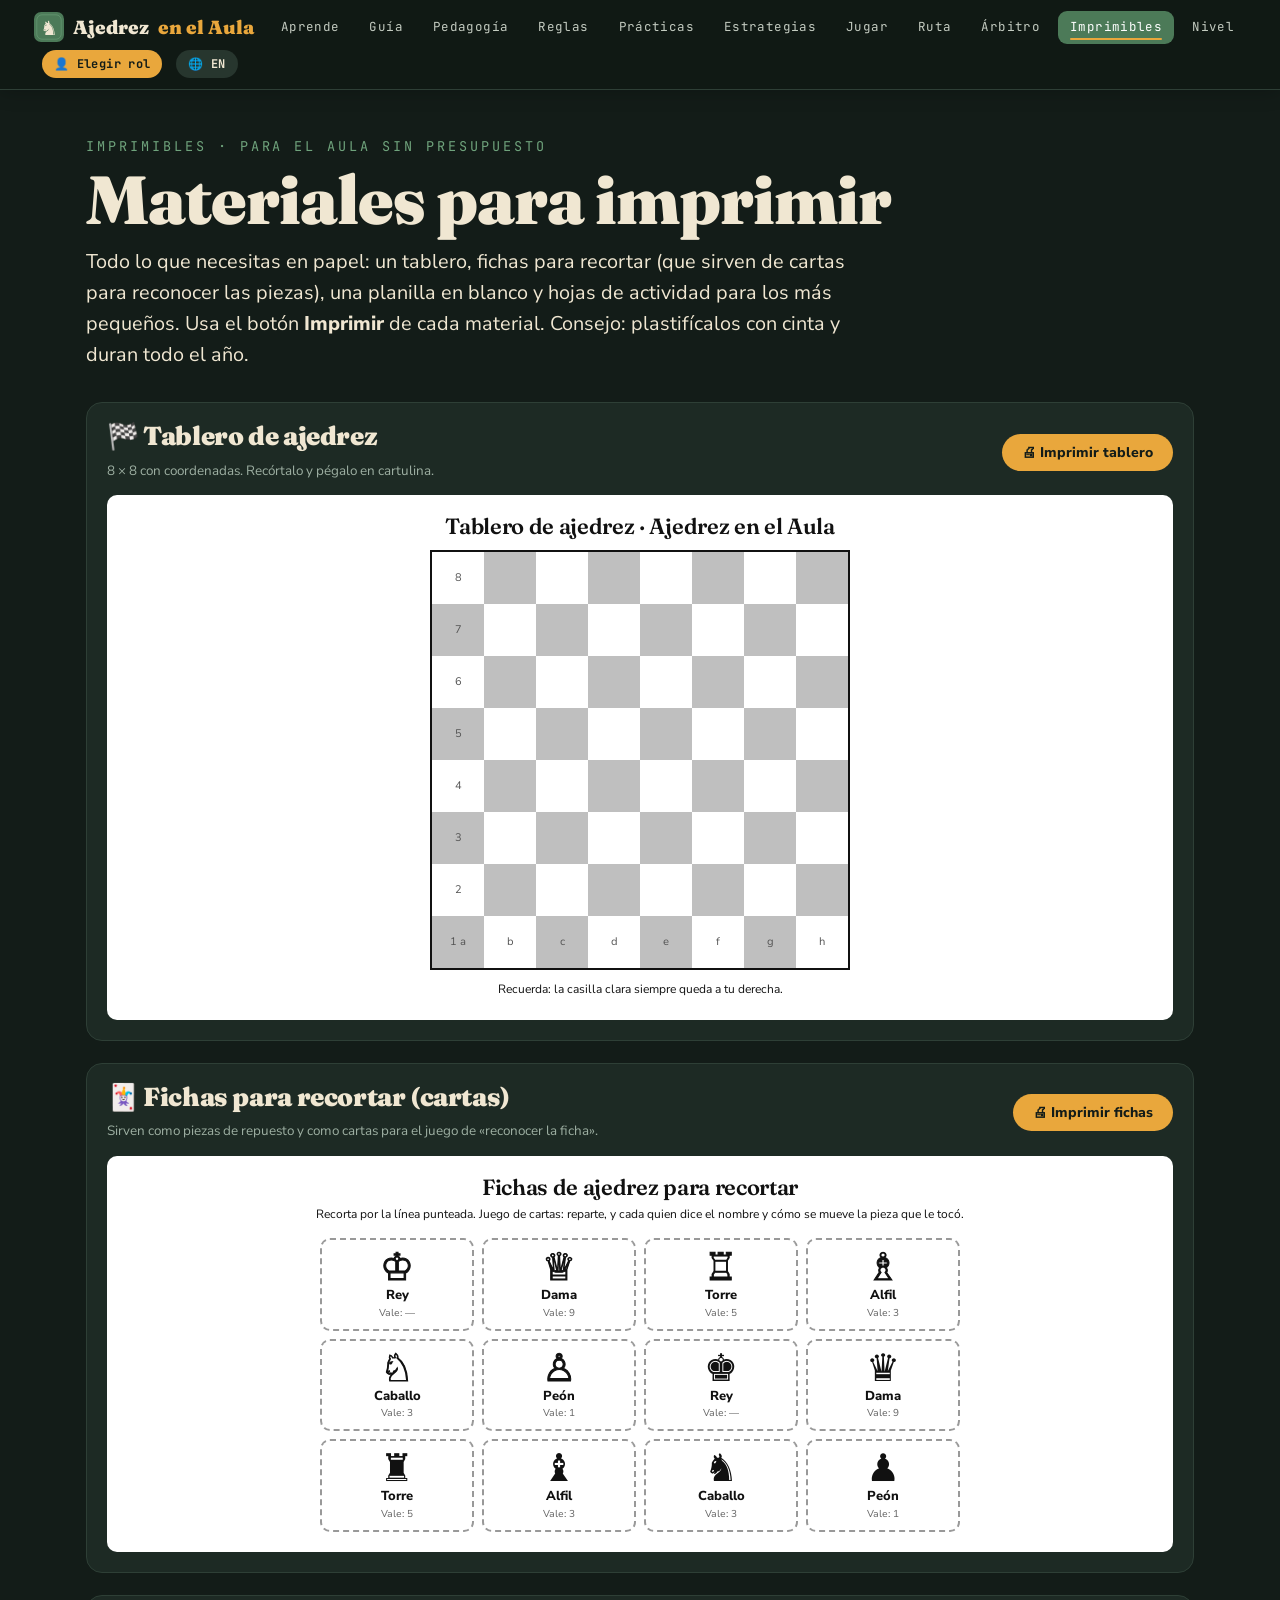
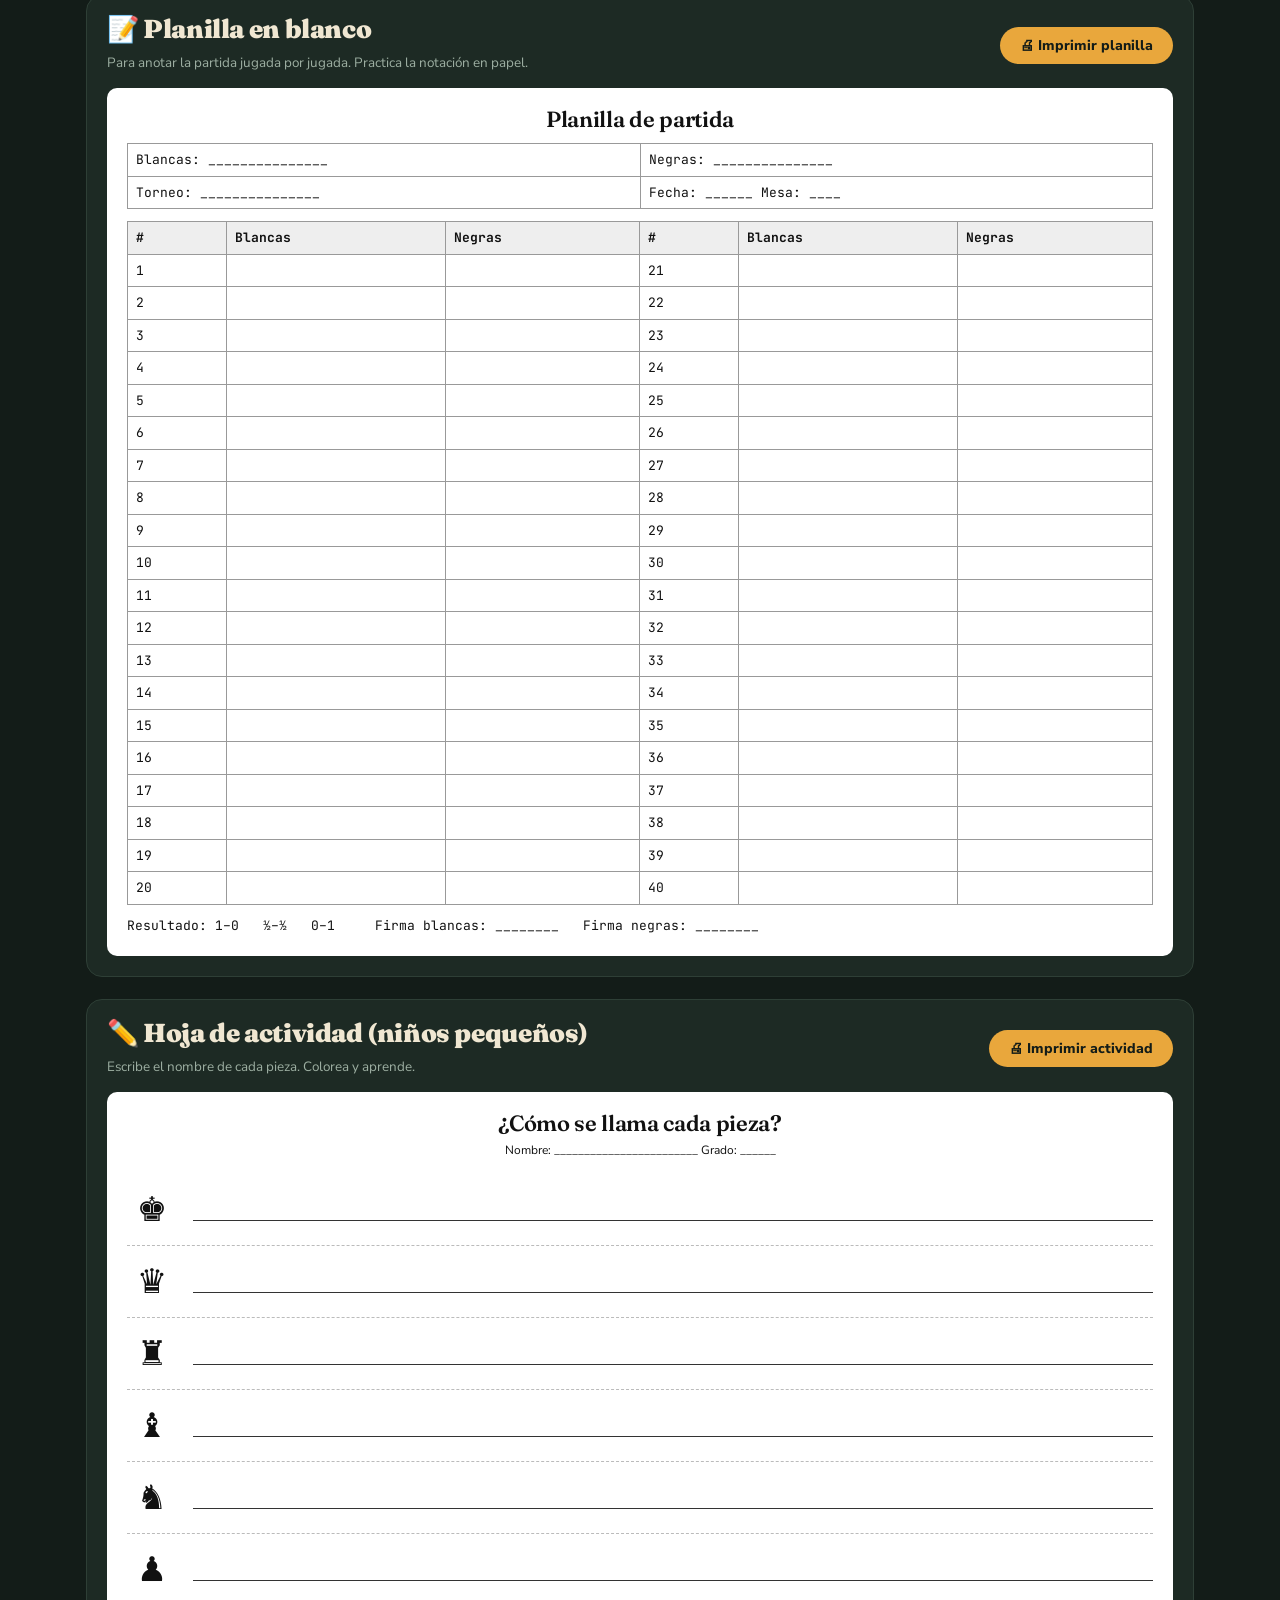
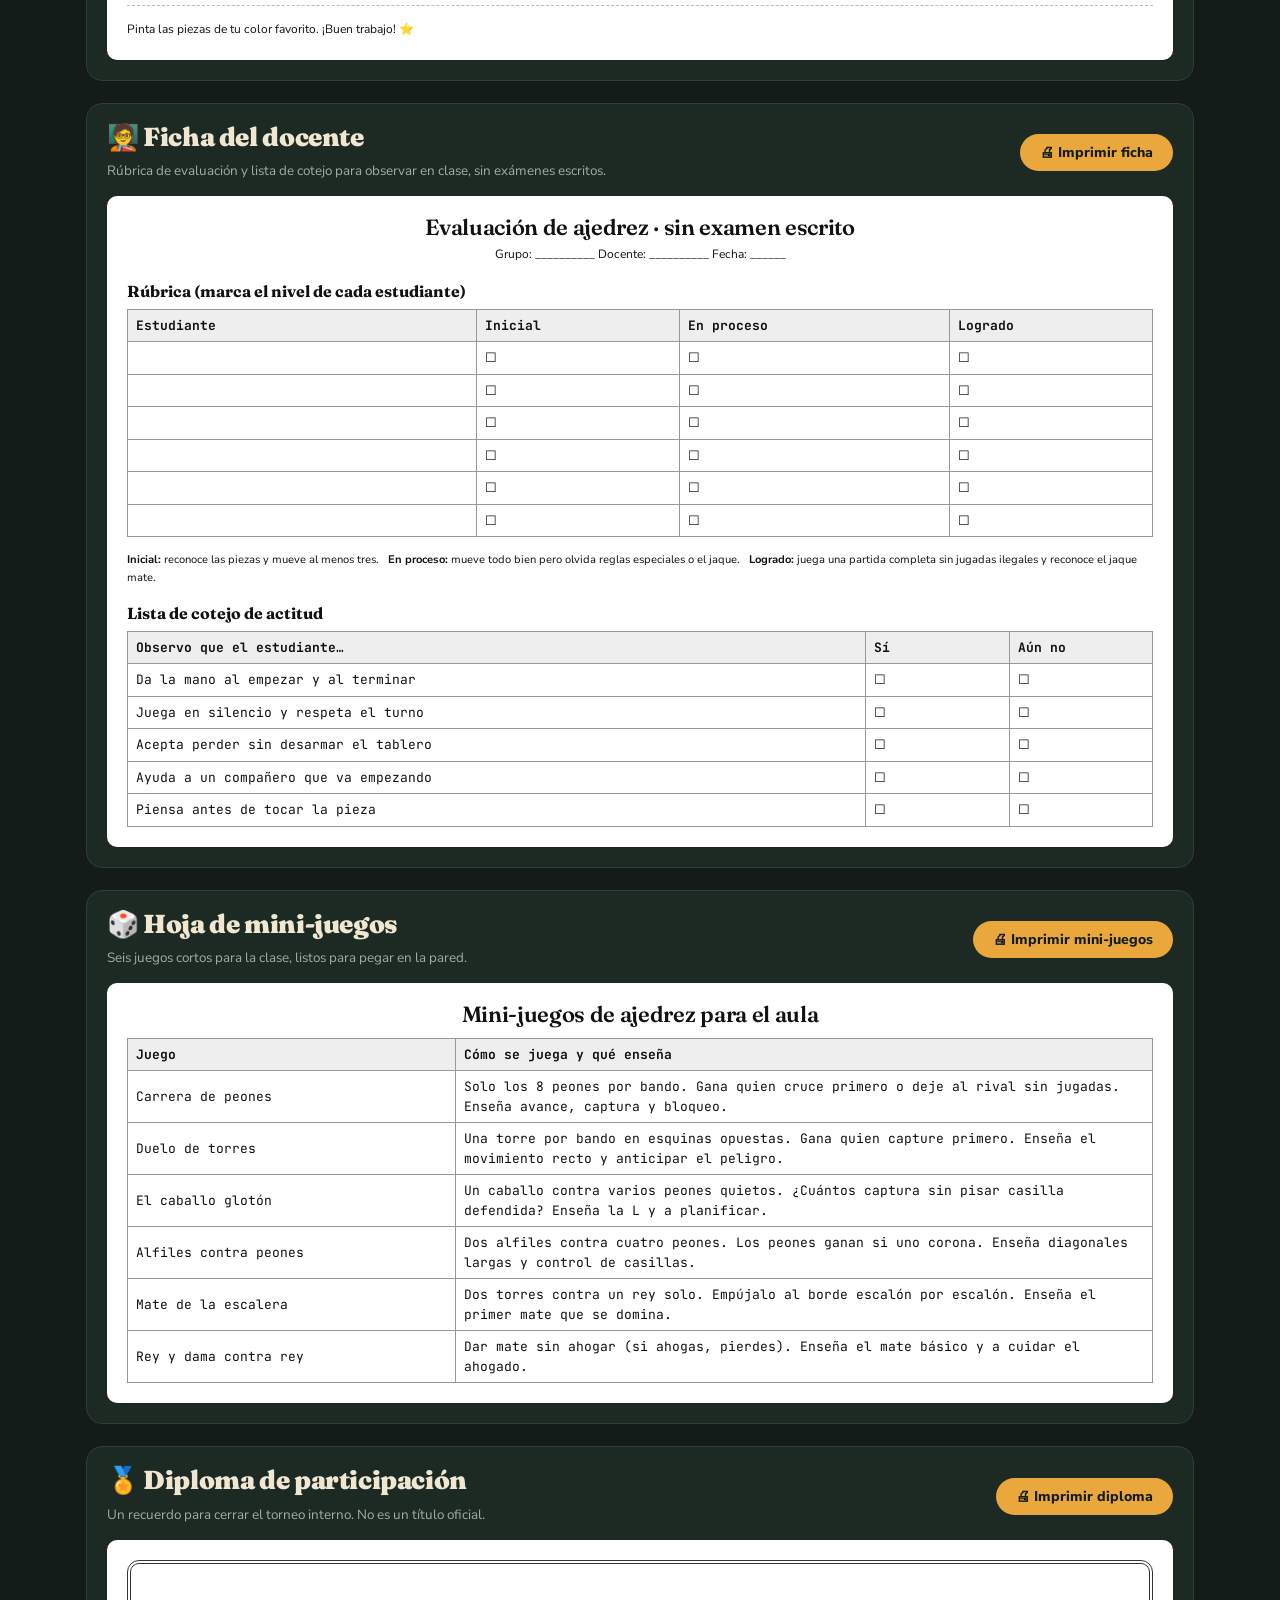
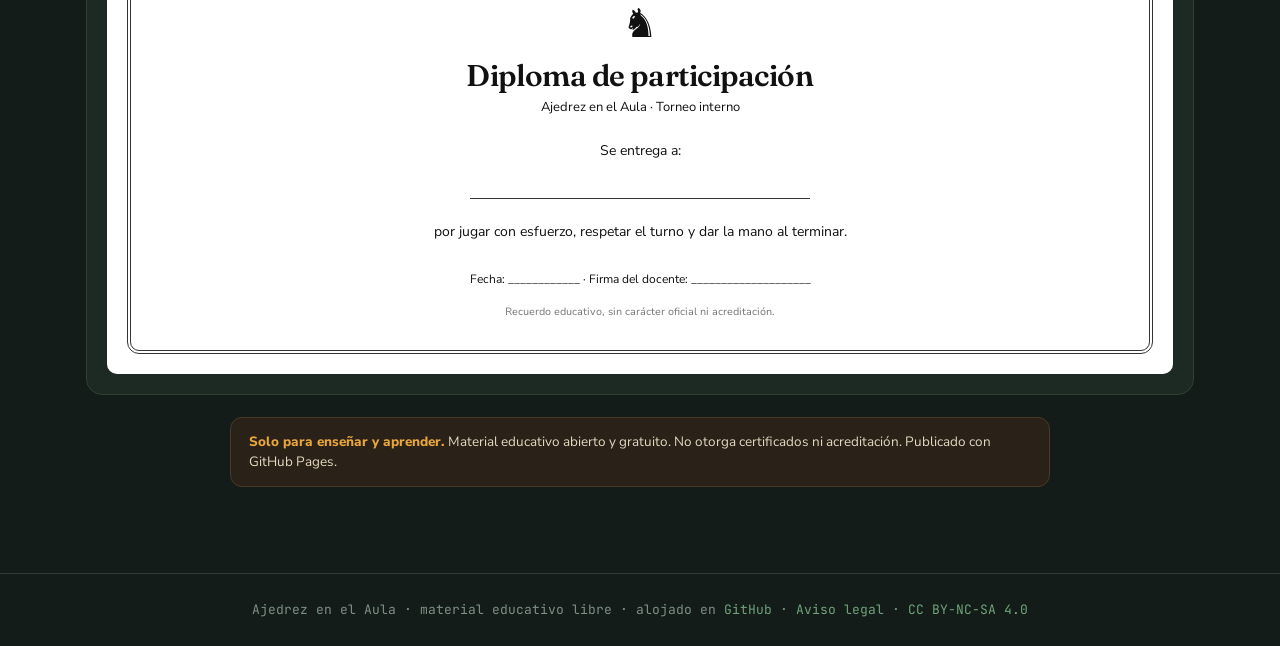
<file: imprimibles.html>
<!DOCTYPE html>
<html lang="es">
<head>
<meta charset="utf-8">
<meta name="viewport" content="width=device-width, initial-scale=1">
<title>Imprimibles · Ajedrez en el Aula</title>
<meta name="description" content="Materiales para imprimir gratis: tablero de ajedrez, fichas para recortar (cartas), planilla en blanco y hojas de actividad para niños pequeños. Listos para el aula sin presupuesto.">
<link rel="preconnect" href="https://fonts.googleapis.com">
<link rel="preconnect" href="https://fonts.gstatic.com" crossorigin>
<link href="https://fonts.googleapis.com/css2?family=Fraunces:opsz,wght@9..144,400;9..144,600;9..144,900&family=Nunito+Sans:wght@400;600;800&family=JetBrains+Mono:wght@400;700&display=swap" rel="stylesheet">
<link rel="stylesheet" href="assets/theme.css">
<style>
.sheet-card{background:var(--tinta2);border:1px solid #2E3F36;border-radius:16px;padding:20px;margin-bottom:22px}
.sheet-card .head{display:flex;justify-content:space-between;align-items:center;gap:12px;flex-wrap:wrap;margin-bottom:14px}
/* --- material imprimible: fondo blanco para ahorrar tinta y verse en papel --- */
.printable{background:#fff;color:#111;border-radius:10px;padding:20px}
.printable h3,.printable p,.printable td,.printable th,.printable div{color:#111}
/* tablero */
.pboard{width:min(100%,420px);aspect-ratio:1;display:grid;grid-template-columns:repeat(8,1fr);
  grid-template-rows:repeat(8,1fr);margin:0 auto;border:2px solid #111}
.pboard div{display:grid;place-items:center;font-size:11px;color:#555}
.pboard .d{background:#bfbfbf}
/* fichas/cartas para recortar */
.cards{display:grid;grid-template-columns:repeat(4,1fr);gap:8px;max-width:640px;margin:0 auto}
@media(max-width:560px){.cards{grid-template-columns:repeat(3,1fr)}}
.pcard{border:2px dashed #999;border-radius:10px;padding:8px 4px;text-align:center;background:#fff}
.pcard .g{font-size:38px;line-height:1;font-family:'DejaVu Sans','Segoe UI Symbol',sans-serif;color:#111}
.pcard .g.w{color:#111;-webkit-text-stroke:1px #111}
.pcard .n{font-family:var(--body);font-weight:800;font-size:13px}
.pcard .v{font-size:10px;color:#666}
/* planilla */
.psheet{width:100%;border-collapse:collapse;font-family:var(--mono);font-size:13px}
.psheet th,.psheet td{border:1px solid #999;padding:6px 8px;text-align:left;height:26px}
.psheet th{background:#eee}
.psheet .meta td{height:30px}
/* actividad */
.act-row{display:flex;align-items:center;gap:16px;padding:10px 0;border-bottom:1px dashed #bbb}
.act-row .g{font-size:34px;font-family:'DejaVu Sans','Segoe UI Symbol',sans-serif;width:50px;text-align:center}
.act-row .line{flex:1;border-bottom:1.5px solid #333;height:22px}
@media print{
  body{background:#fff}
  .nav,.foot,.no-print,.eyebrow,.disclaimer,.intro{display:none !important}
  .sheet-card{border:none;padding:0;margin:0;background:#fff}
  .sheet-card .head{display:none}
  .printable{page-break-after:always;padding:0}
  .wrap{padding:0;max-width:none}
  /* imprime solo el material marcado */
  body.only .printable{display:none}
  body.only-tablero #m-tablero,body.only-cartas #m-cartas,
  body.only-planilla #m-planilla,body.only-actividad #m-actividad,
  body.only-docente #m-docente,body.only-juegos #m-juegos,body.only-diploma #m-diploma{display:block}
}
</style>
</head>
<body>
<nav class="nav"><div class="nav-in">
  <a class="brand" href="index.html">♞ Ajedrez <span>en el Aula</span></a>
  <a class="lnk" href="aprende.html">Aprende</a>
  <a class="lnk" href="guia.html">Guía</a>
  <a class="lnk" href="pedagogia.html">Pedagogía</a>
  <a class="lnk" href="reglas.html">Reglas</a>
  <a class="lnk" href="practicas.html">Prácticas</a>
  <a class="lnk" href="estrategias.html">Estrategias</a>
  <a class="lnk" href="jugar.html">Jugar</a>
  <a class="lnk" href="ruta.html">Ruta</a>
  <a class="lnk" href="arbitraje.html">Árbitro</a>
  <a class="lnk on" href="imprimibles.html">Imprimibles</a>
  <a class="lnk" href="nivel.html">Nivel</a>
</div></nav>

<div class="wrap">
  <div class="eyebrow">Imprimibles · para el aula sin presupuesto</div>
  <h1>Materiales para imprimir</h1>
  <p class="lead intro" style="margin:.6em 0 1.6em">Todo lo que necesitas en papel: un tablero, fichas para recortar (que sirven de cartas para reconocer las piezas), una planilla en blanco y hojas de actividad para los más pequeños. Usa el botón <strong>Imprimir</strong> de cada material. Consejo: plastifícalos con cinta y duran todo el año.</p>

  <!-- TABLERO -->
  <div class="sheet-card">
    <div class="head no-print">
      <div><h2 style="font-size:26px">🏁 Tablero de ajedrez</h2><p class="note">8 × 8 con coordenadas. Recórtalo y pégalo en cartulina.</p></div>
      <button class="btn" onclick="printOnly('tablero')">🖨 Imprimir tablero</button>
    </div>
    <div class="printable" id="m-tablero">
      <h3 style="text-align:center;font-family:var(--disp);font-size:22px;margin-bottom:12px">Tablero de ajedrez · Ajedrez en el Aula</h3>
      <div class="pboard" id="pboard"></div>
      <p style="text-align:center;font-size:12px;margin-top:10px">Recuerda: la casilla clara siempre queda a tu derecha.</p>
    </div>
  </div>

  <!-- FICHAS / CARTAS -->
  <div class="sheet-card">
    <div class="head no-print">
      <div><h2 style="font-size:26px">🃏 Fichas para recortar (cartas)</h2><p class="note">Sirven como piezas de repuesto y como cartas para el juego de «reconocer la ficha».</p></div>
      <button class="btn" onclick="printOnly('cartas')">🖨 Imprimir fichas</button>
    </div>
    <div class="printable" id="m-cartas">
      <h3 style="text-align:center;font-family:var(--disp);font-size:22px;margin-bottom:6px">Fichas de ajedrez para recortar</h3>
      <p style="text-align:center;font-size:12px;margin-bottom:14px">Recorta por la línea punteada. Juego de cartas: reparte, y cada quien dice el nombre y cómo se mueve la pieza que le tocó.</p>
      <div class="cards" id="pcards"></div>
    </div>
  </div>

  <!-- PLANILLA -->
  <div class="sheet-card">
    <div class="head no-print">
      <div><h2 style="font-size:26px">📝 Planilla en blanco</h2><p class="note">Para anotar la partida jugada por jugada. Practica la notación en papel.</p></div>
      <button class="btn" onclick="printOnly('planilla')">🖨 Imprimir planilla</button>
    </div>
    <div class="printable" id="m-planilla">
      <h3 style="text-align:center;font-family:var(--disp);font-size:22px;margin-bottom:12px">Planilla de partida</h3>
      <table class="psheet" style="margin-bottom:12px">
        <tr class="meta"><td data-en="White: _______________">Blancas: _______________</td><td data-en="Black: _______________">Negras: _______________</td></tr>
        <tr class="meta"><td data-en="Tournament: _______________">Torneo: _______________</td><td data-en="Date: ______  Table: ____">Fecha: ______  Mesa: ____</td></tr>
      </table>
      <table class="psheet" id="planilla"></table>
      <p style="margin-top:10px;font-size:13px;font-family:var(--mono)" data-en="Result: 1–0 &nbsp; ½–½ &nbsp; 0–1 &nbsp;&nbsp;&nbsp; White signature: ________ &nbsp; Black signature: ________">Resultado: 1–0 &nbsp; ½–½ &nbsp; 0–1 &nbsp;&nbsp;&nbsp; Firma blancas: ________ &nbsp; Firma negras: ________</p>
    </div>
  </div>

  <!-- ACTIVIDAD NIÑOS -->
  <div class="sheet-card">
    <div class="head no-print">
      <div><h2 style="font-size:26px">✏️ Hoja de actividad (niños pequeños)</h2><p class="note">Escribe el nombre de cada pieza. Colorea y aprende.</p></div>
      <button class="btn" onclick="printOnly('actividad')">🖨 Imprimir actividad</button>
    </div>
    <div class="printable" id="m-actividad">
      <h3 style="text-align:center;font-family:var(--disp);font-size:22px;margin-bottom:6px">¿Cómo se llama cada pieza?</h3>
      <p style="text-align:center;font-size:12px;margin-bottom:14px" data-en="Name: ________________________  Grade: ______">Nombre: ________________________  Grado: ______</p>
      <div id="activity"></div>
      <p style="margin-top:14px;font-size:12px">Pinta las piezas de tu color favorito. ¡Buen trabajo! ⭐</p>
    </div>
  </div>

  <!-- FICHA DEL DOCENTE -->
  <div class="sheet-card">
    <div class="head no-print">
      <div><h2 style="font-size:26px">🧑‍🏫 Ficha del docente</h2><p class="note">Rúbrica de evaluación y lista de cotejo para observar en clase, sin exámenes escritos.</p></div>
      <button class="btn" onclick="printOnly('docente')">🖨 Imprimir ficha</button>
    </div>
    <div class="printable" id="m-docente">
      <h3 style="text-align:center;font-family:var(--disp);font-size:22px;margin-bottom:6px">Evaluación de ajedrez · sin examen escrito</h3>
      <p style="text-align:center;font-size:12px;margin-bottom:14px" data-en="Group: __________  Teacher: __________  Date: ______">Grupo: __________  Docente: __________  Fecha: ______</p>
      <h4 style="font-family:var(--disp);margin:6px 0">Rúbrica (marca el nivel de cada estudiante)</h4>
      <table class="psheet" style="margin-bottom:14px">
        <tr><th style="width:34%">Estudiante</th><th>Inicial</th><th>En proceso</th><th>Logrado</th></tr>
        <tr><td></td><td>☐</td><td>☐</td><td>☐</td></tr>
        <tr><td></td><td>☐</td><td>☐</td><td>☐</td></tr>
        <tr><td></td><td>☐</td><td>☐</td><td>☐</td></tr>
        <tr><td></td><td>☐</td><td>☐</td><td>☐</td></tr>
        <tr><td></td><td>☐</td><td>☐</td><td>☐</td></tr>
        <tr><td></td><td>☐</td><td>☐</td><td>☐</td></tr>
      </table>
      <p style="font-size:11px;margin-bottom:14px"><b>Inicial:</b> reconoce las piezas y mueve al menos tres. &nbsp; <b>En proceso:</b> mueve todo bien pero olvida reglas especiales o el jaque. &nbsp; <b>Logrado:</b> juega una partida completa sin jugadas ilegales y reconoce el jaque mate.</p>
      <h4 style="font-family:var(--disp);margin:6px 0">Lista de cotejo de actitud</h4>
      <table class="psheet">
        <tr><th>Observo que el estudiante…</th><th style="width:14%">Sí</th><th style="width:14%">Aún no</th></tr>
        <tr><td>Da la mano al empezar y al terminar</td><td>☐</td><td>☐</td></tr>
        <tr><td>Juega en silencio y respeta el turno</td><td>☐</td><td>☐</td></tr>
        <tr><td>Acepta perder sin desarmar el tablero</td><td>☐</td><td>☐</td></tr>
        <tr><td>Ayuda a un compañero que va empezando</td><td>☐</td><td>☐</td></tr>
        <tr><td>Piensa antes de tocar la pieza</td><td>☐</td><td>☐</td></tr>
      </table>
    </div>
  </div>

  <!-- HOJA DE MINI-JUEGOS -->
  <div class="sheet-card">
    <div class="head no-print">
      <div><h2 style="font-size:26px">🎲 Hoja de mini-juegos</h2><p class="note">Seis juegos cortos para la clase, listos para pegar en la pared.</p></div>
      <button class="btn" onclick="printOnly('juegos')">🖨 Imprimir mini-juegos</button>
    </div>
    <div class="printable" id="m-juegos">
      <h3 style="text-align:center;font-family:var(--disp);font-size:22px;margin-bottom:12px">Mini-juegos de ajedrez para el aula</h3>
      <table class="psheet">
        <tr><th style="width:32%">Juego</th><th>Cómo se juega y qué enseña</th></tr>
        <tr><td>Carrera de peones</td><td>Solo los 8 peones por bando. Gana quien cruce primero o deje al rival sin jugadas. Enseña avance, captura y bloqueo.</td></tr>
        <tr><td>Duelo de torres</td><td>Una torre por bando en esquinas opuestas. Gana quien capture primero. Enseña el movimiento recto y anticipar el peligro.</td></tr>
        <tr><td>El caballo glotón</td><td>Un caballo contra varios peones quietos. ¿Cuántos captura sin pisar casilla defendida? Enseña la L y a planificar.</td></tr>
        <tr><td>Alfiles contra peones</td><td>Dos alfiles contra cuatro peones. Los peones ganan si uno corona. Enseña diagonales largas y control de casillas.</td></tr>
        <tr><td>Mate de la escalera</td><td>Dos torres contra un rey solo. Empújalo al borde escalón por escalón. Enseña el primer mate que se domina.</td></tr>
        <tr><td>Rey y dama contra rey</td><td>Dar mate sin ahogar (si ahogas, pierdes). Enseña el mate básico y a cuidar el ahogado.</td></tr>
      </table>
    </div>
  </div>

  <!-- DIPLOMA -->
  <div class="sheet-card">
    <div class="head no-print">
      <div><h2 style="font-size:26px">🏅 Diploma de participación</h2><p class="note">Un recuerdo para cerrar el torneo interno. No es un título oficial.</p></div>
      <button class="btn" onclick="printOnly('diploma')">🖨 Imprimir diploma</button>
    </div>
    <div class="printable" id="m-diploma">
      <div style="border:4px double #333;border-radius:12px;padding:30px;text-align:center">
        <div style="font-size:40px">♞</div>
        <h3 style="font-family:var(--disp);font-size:30px;margin:6px 0">Diploma de participación</h3>
        <p style="font-size:13px">Ajedrez en el Aula · Torneo interno</p>
        <p style="margin:22px 0 6px;font-size:14px">Se entrega a:</p>
        <div style="border-bottom:1.5px solid #333;max-width:340px;margin:0 auto 22px;height:30px"></div>
        <p style="font-size:14px">por jugar con esfuerzo, respetar el turno y dar la mano al terminar.</p>
        <p style="margin-top:26px;font-size:12px" data-en="Date: ____________   ·   Teacher's signature: ____________________">Fecha: ____________   ·   Firma del docente: ____________________</p>
        <p style="margin-top:14px;font-size:10.5px;color:#777">Recuerdo educativo, sin carácter oficial ni acreditación.</p>
      </div>
    </div>
  </div>

  <div class="disclaimer" style="margin-top:10px">
    <strong>Solo para enseñar y aprender.</strong> Material educativo abierto y gratuito. No otorga certificados ni acreditación. Publicado con GitHub Pages.
  </div>
</div>

<div class="foot">Ajedrez en el Aula · material educativo libre · alojado en <a href="https://github.com/elmerantonio/ajedrez-aula">GitHub</a></div>

<script>
window.PAGE_I18N={
  __title:'Printables · Chess in the Classroom',
  'Imprimibles · para el aula sin presupuesto':'Printables · for the classroom on no budget',
  'Materiales para imprimir':'Materials to print',
  'Todo lo que necesitas en papel: un tablero, fichas para recortar (que sirven de cartas para reconocer las piezas), una planilla en blanco y hojas de actividad para los más pequeños. Usa el botón Imprimir de cada material. Consejo: plastifícalos con cinta y duran todo el año.':
    'Everything you need on paper: a board, cut-out pieces (that double as cards to recognize the pieces), a blank scoresheet and activity sheets for the youngest. Use each material\'s <strong>Print</strong> button. Tip: laminate them with tape and they last all year.',
  '🏁 Tablero de ajedrez':'🏁 Chess board','8 × 8 con coordenadas. Recórtalo y pégalo en cartulina.':'8 × 8 with coordinates. Cut it out and glue it on cardstock.',
  '🖨 Imprimir tablero':'🖨 Print board','Tablero de ajedrez · Ajedrez en el Aula':'Chess board · Chess in the Classroom',
  'Recuerda: la casilla clara siempre queda a tu derecha.':'Remember: the light square always goes on your right.',
  '🃏 Fichas para recortar (cartas)':'🃏 Cut-out pieces (cards)','Sirven como piezas de repuesto y como cartas para el juego de «reconocer la ficha».':'They serve as spare pieces and as cards for the «recognize the piece» game.',
  '🖨 Imprimir fichas':'🖨 Print pieces','Fichas de ajedrez para recortar':'Chess pieces to cut out',
  'Recorta por la línea punteada. Juego de cartas: reparte, y cada quien dice el nombre y cómo se mueve la pieza que le tocó.':'Cut along the dotted line. Card game: deal them out, and each person says the name and how their piece moves.',
  '📝 Planilla en blanco':'📝 Blank scoresheet','Para anotar la partida jugada por jugada. Practica la notación en papel.':'To record the game move by move. Practice notation on paper.',
  '🖨 Imprimir planilla':'🖨 Print scoresheet','Planilla de partida':'Game scoresheet',
  'Blancas':'White','Negras':'Black',
  'Resultado: 1–0 ½–½ 0–1 Firma blancas: ________ Firma negras: ________':'Result: 1–0 ½–½ 0–1     White signature: ________  Black signature: ________',
  '✏️ Hoja de actividad (niños pequeños)':'✏️ Activity sheet (young children)','Escribe el nombre de cada pieza. Colorea y aprende.':'Write the name of each piece. Color and learn.',
  '🖨 Imprimir actividad':'🖨 Print activity','¿Cómo se llama cada pieza?':'What is each piece called?',
  'Pinta las piezas de tu color favorito. ¡Buen trabajo! ⭐':'Color the pieces in your favorite color. Good job! ⭐',
  '🧑‍🏫 Ficha del docente':'🧑‍🏫 Teacher sheet','Rúbrica de evaluación y lista de cotejo para observar en clase, sin exámenes escritos.':'Assessment rubric and checklist to observe in class, with no written exams.',
  '🖨 Imprimir ficha':'🖨 Print sheet','Evaluación de ajedrez · sin examen escrito':'Chess assessment · no written exam',
  'Rúbrica (marca el nivel de cada estudiante)':'Rubric (mark each student\'s level)',
  'Estudiante':'Student','Inicial':'Initial','En proceso':'In progress','Logrado':'Achieved',
  'Inicial: reconoce las piezas y mueve al menos tres. En proceso: mueve todo bien pero olvida reglas especiales o el jaque. Logrado: juega una partida completa sin jugadas ilegales y reconoce el jaque mate.':
    '<b>Initial:</b> recognizes the pieces and moves at least three. &nbsp; <b>In progress:</b> moves everything well but forgets special rules or check. &nbsp; <b>Achieved:</b> plays a full game with no illegal moves and recognizes checkmate.',
  'Lista de cotejo de actitud':'Attitude checklist','Observo que el estudiante…':'I observe that the student…','Sí':'Yes','Aún no':'Not yet',
  'Da la mano al empezar y al terminar':'Shakes hands at the start and end','Juega en silencio y respeta el turno':'Plays quietly and respects turns',
  'Acepta perder sin desarmar el tablero':'Accepts losing without knocking over the board','Ayuda a un compañero que va empezando':'Helps a classmate who is starting out',
  'Piensa antes de tocar la pieza':'Thinks before touching the piece',
  '🎲 Hoja de mini-juegos':'🎲 Mini-games sheet','Seis juegos cortos para la clase, listos para pegar en la pared.':'Six short games for class, ready to stick on the wall.',
  '🖨 Imprimir mini-juegos':'🖨 Print mini-games','Mini-juegos de ajedrez para el aula':'Chess mini-games for the classroom',
  'Juego':'Game','Cómo se juega y qué enseña':'How to play and what it teaches',
  'Carrera de peones':'Pawn race','Solo los 8 peones por bando. Gana quien cruce primero o deje al rival sin jugadas. Enseña avance, captura y bloqueo.':'Only the 8 pawns per side. Whoever crosses first or leaves the opponent with no moves wins. Teaches advancing, capturing and blocking.',
  'Duelo de torres':'Rook duel','Una torre por bando en esquinas opuestas. Gana quien capture primero. Enseña el movimiento recto y anticipar el peligro.':'One rook per side in opposite corners. Whoever captures first wins. Teaches straight movement and anticipating danger.',
  'El caballo glotón':'The greedy knight','Un caballo contra varios peones quietos. ¿Cuántos captura sin pisar casilla defendida? Enseña la L y a planificar.':'One knight against several still pawns. How many can it capture without stepping on a defended square? Teaches the L and planning.',
  'Alfiles contra peones':'Bishops vs pawns','Dos alfiles contra cuatro peones. Los peones ganan si uno corona. Enseña diagonales largas y control de casillas.':'Two bishops against four pawns. The pawns win if one promotes. Teaches long diagonals and square control.',
  'Mate de la escalera':'Ladder mate','Dos torres contra un rey solo. Empújalo al borde escalón por escalón. Enseña el primer mate que se domina.':'Two rooks against a lone king. Push it to the edge step by step. Teaches the first mate you master.',
  'Rey y dama contra rey':'King and queen vs king','Dar mate sin ahogar (si ahogas, pierdes). Enseña el mate básico y a cuidar el ahogado.':'Give mate without stalemate (if you stalemate, you draw). Teaches the basic mate and to watch for stalemate.',
  '🏅 Diploma de participación':'🏅 Participation diploma','Un recuerdo para cerrar el torneo interno. No es un título oficial.':'A keepsake to close the internal tournament. It is not an official title.',
  '🖨 Imprimir diploma':'🖨 Print diploma','Diploma de participación':'Participation diploma','Ajedrez en el Aula · Torneo interno':'Chess in the Classroom · Internal tournament',
  'Se entrega a:':'Awarded to:','por jugar con esfuerzo, respetar el turno y dar la mano al terminar.':'for playing with effort, respecting turns and shaking hands at the end.',
  'Recuerdo educativo, sin carácter oficial ni acreditación.':'Educational keepsake, with no official standing or accreditation.',
  'Solo para enseñar y aprender. Material educativo abierto y gratuito. No otorga certificados ni acreditación. Publicado con GitHub Pages.':
    '<strong>For teaching and learning only.</strong> Open and free educational material. It grants no certificates or accreditation. Published with GitHub Pages.',
  // fichas (JS)
  'Rey':'King','Dama':'Queen','Torre':'Rook','Alfil':'Bishop','Caballo':'Knight','Peón':'Pawn','Vale:':'Value:'
};
</script>
<script src="assets/app.js"></script>
<script>
'use strict';
var T=(window.AA&&AA.t)?AA.t:function(s){return s;};
function printOnly(name){
  document.body.className='only only-'+name;
  window.print();
  setTimeout(function(){document.body.className='';},300);
}
// tablero
var pb=document.getElementById('pboard');
for(var r=0;r<8;r++)for(var c=0;c<8;c++){
  var d=document.createElement('div');
  if((r+c)%2===1)d.className='d';
  if(c===0)d.textContent=(8-r);
  if(r===7)d.textContent=(d.textContent||'')+' '+'abcdefgh'[c];
  pb.appendChild(d);
}
// fichas
var PIECES=[['♔','♚','Rey','—'],['♕','♛','Dama','9'],['♖','♜','Torre','5'],
            ['♗','♝','Alfil','3'],['♘','♞','Caballo','3'],['♙','♟','Peón','1']];
var pc=document.getElementById('pcards');
// dos juegos: blancas y negras
[['w',0],['b',1]].forEach(function(side){
  PIECES.forEach(function(p){
    var card=document.createElement('div'); card.className='pcard';
    card.innerHTML='<div class="g '+(side[0]==='w'?'w':'')+'">'+p[side[1]]+'</div><div class="n">'+T(p[2])+'</div><div class="v">'+T('Vale:')+' '+p[3]+'</div>';
    pc.appendChild(card);
  });
});
// planilla
var pl=document.getElementById('planilla');
pl.innerHTML='<tr><th>#</th><th>'+T('Blancas')+'</th><th>'+T('Negras')+'</th><th>#</th><th>'+T('Blancas')+'</th><th>'+T('Negras')+'</th></tr>';
for(var k=1;k<=20;k++){
  var tr=document.createElement('tr');
  tr.innerHTML='<td>'+k+'</td><td></td><td></td><td>'+(k+20)+'</td><td></td><td></td>';
  pl.appendChild(tr);
}
// actividad
var act=document.getElementById('activity');
PIECES.forEach(function(p){
  var row=document.createElement('div'); row.className='act-row';
  row.innerHTML='<div class="g">'+p[1]+'</div><div class="line"></div>';
  act.appendChild(row);
});
</script>
</body>
</html>
</file>
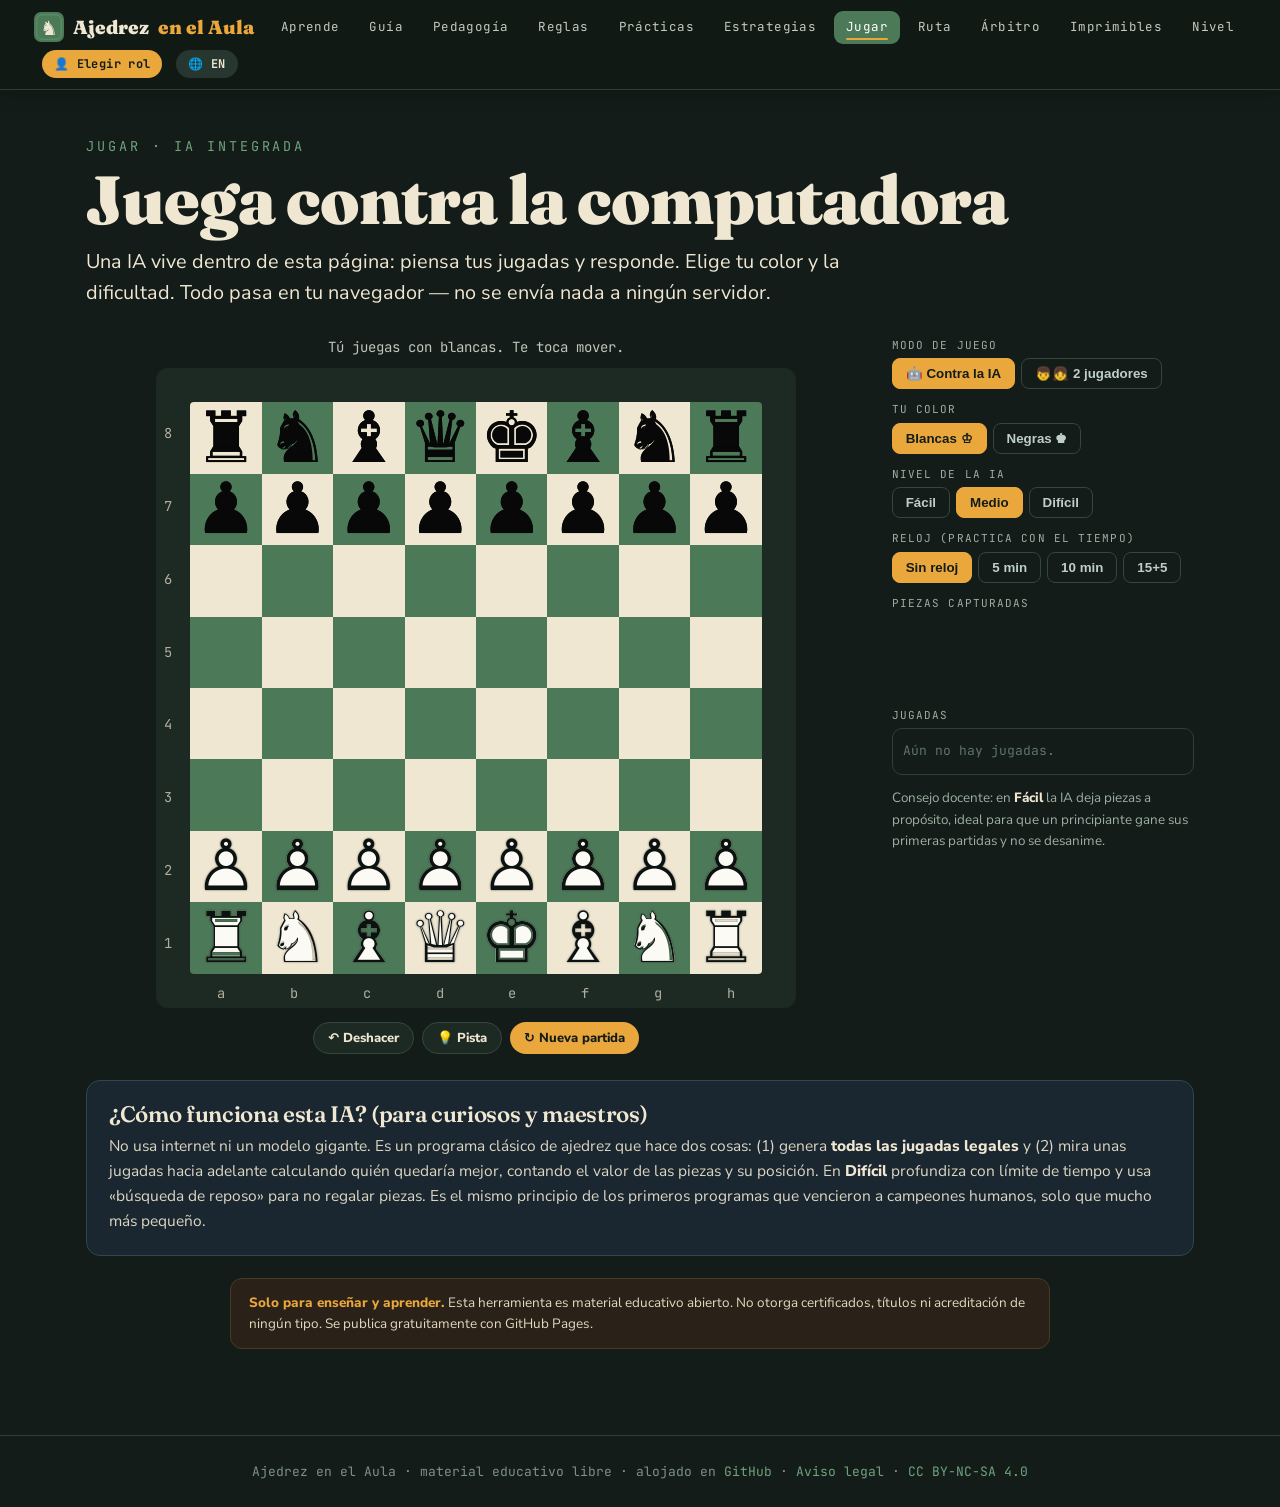
<file: jugar.html>
<!DOCTYPE html>
<html lang="es">
<head>
<meta charset="utf-8">
<meta name="viewport" content="width=device-width, initial-scale=1">
<title>Jugar contra la IA · Ajedrez en el Aula</title>
<meta name="description" content="Juega una partida de ajedrez contra una inteligencia artificial en tres niveles: fácil, medio y normal. Gratis, sin cuenta y sin internet una vez cargado.">
<link rel="preconnect" href="https://fonts.googleapis.com">
<link rel="preconnect" href="https://fonts.gstatic.com" crossorigin>
<link href="https://fonts.googleapis.com/css2?family=Fraunces:opsz,wght@9..144,400;9..144,600;9..144,900&family=Nunito+Sans:wght@400;600;800&family=JetBrains+Mono:wght@400;700&display=swap" rel="stylesheet">
<link rel="stylesheet" href="assets/theme.css">
</head>
<body>
<nav class="nav"><div class="nav-in">
  <a class="brand" href="index.html">♞ Ajedrez <span>en el Aula</span></a>
  <a class="lnk" href="aprende.html">Aprende</a>
  <a class="lnk" href="guia.html">Guía</a>
  <a class="lnk" href="pedagogia.html">Pedagogía</a>
  <a class="lnk" href="reglas.html">Reglas</a>
  <a class="lnk" href="practicas.html">Prácticas</a>
  <a class="lnk" href="estrategias.html">Estrategias</a>
  <a class="lnk on" href="jugar.html">Jugar</a>
  <a class="lnk" href="ruta.html">Ruta</a>
  <a class="lnk" href="arbitraje.html">Árbitro</a>
  <a class="lnk" href="imprimibles.html">Imprimibles</a>
  <a class="lnk" href="nivel.html">Nivel</a>
</div></nav>

<div class="wrap">
  <div class="eyebrow">Jugar · IA integrada</div>
  <h1>Juega contra la computadora</h1>
  <p class="lead" style="margin:.6em 0 1.4em">Una IA vive dentro de esta página: piensa tus jugadas y responde. Elige tu color y la dificultad. Todo pasa en tu navegador — no se envía nada a ningún servidor.</p>

  <div class="game">
    <!-- Columna del tablero -->
    <div class="board-wrap">
      <div class="status" id="status">Tú juegas con blancas. Te toca mover.</div>
      <div id="board" class="cb"></div>
      <div class="controls" style="justify-content:center;margin-top:4px">
        <button class="btn ghost sm" id="undo">↶ Deshacer</button>
        <button class="btn ghost sm" id="hint">💡 Pista</button>
        <button class="btn sm" id="newgame">↻ Nueva partida</button>
      </div>
    </div>

    <!-- Panel lateral -->
    <div>
      <div class="field">
        <label>Modo de juego</label>
        <div class="seg" id="mode">
          <button data-v="ia" class="on">🤖 Contra la IA</button>
          <button data-v="2p">👦👧 2 jugadores</button>
        </div>
      </div>
      <div class="field" id="sideField">
        <label>Tu color</label>
        <div class="seg" id="side">
          <button data-v="w" class="on">Blancas ♔</button>
          <button data-v="b">Negras ♚</button>
        </div>
      </div>
      <div class="field" id="levelField">
        <label>Nivel de la IA</label>
        <div class="seg" id="level">
          <button data-v="1">Fácil</button>
          <button data-v="2" class="on">Medio</button>
          <button data-v="3">Difícil</button>
        </div>
      </div>
      <div class="field">
        <label>Reloj (practica con el tiempo)</label>
        <div class="seg" id="clockSel">
          <button data-v="0" class="on">Sin reloj</button>
          <button data-v="5">5 min</button>
          <button data-v="10">10 min</button>
          <button data-v="15">15+5</button>
        </div>
        <div id="clocks" style="display:none;gap:10px;margin-top:8px">
          <div class="card" style="flex:1;text-align:center;padding:10px">
            <div class="note mono" id="lblHuman">TÚ</div>
            <div id="clkHuman" class="mono" style="font-size:26px;font-weight:700;color:var(--marfil)">5:00</div>
          </div>
          <div class="card" style="flex:1;text-align:center;padding:10px">
            <div class="note mono" id="lblAI">IA</div>
            <div id="clkAI" class="mono" style="font-size:26px;font-weight:700;color:var(--marfil)">5:00</div>
          </div>
        </div>
      </div>
      <div class="field">
        <label>Piezas capturadas</label>
        <div class="captured" id="capW" title="capturadas por ti"></div>
        <div class="captured" id="capB" title="capturadas por la IA"></div>
      </div>
      <div class="field">
        <label>Jugadas</label>
        <div class="moves" id="moves"><span style="color:#5E7568">Aún no hay jugadas.</span></div>
      </div>
      <p class="note">Consejo docente: en <strong>Fácil</strong> la IA deja piezas a propósito, ideal para que un principiante gane sus primeras partidas y no se desanime.</p>
    </div>
  </div>

  <div class="card cool" style="margin-top:26px">
    <h3>¿Cómo funciona esta IA? (para curiosos y maestros)</h3>
    <p style="margin-top:.3em">No usa internet ni un modelo gigante. Es un programa clásico de ajedrez que hace dos cosas: (1) genera <strong>todas las jugadas legales</strong> y (2) mira unas jugadas hacia adelante calculando quién quedaría mejor, contando el valor de las piezas y su posición. En <strong>Difícil</strong> profundiza con límite de tiempo y usa «búsqueda de reposo» para no regalar piezas. Es el mismo principio de los primeros programas que vencieron a campeones humanos, solo que mucho más pequeño.</p>
  </div>

  <div class="disclaimer" style="margin-top:22px">
    <strong>Solo para enseñar y aprender.</strong> Esta herramienta es material educativo abierto. No otorga certificados, títulos ni acreditación de ningún tipo. Se publica gratuitamente con GitHub Pages.
  </div>
</div>

<div class="foot">
  Ajedrez en el Aula · material educativo libre · alojado en
  <a href="https://github.com/elmerantonio/ajedrez-aula">GitHub</a>
</div>

<script>
window.PAGE_I18N={
  __title:'Play the AI · Chess in the Classroom',
  'Jugar · IA integrada':'Play · built-in AI',
  'Juega contra la computadora':'Play against the computer',
  'Una IA vive dentro de esta página: piensa tus jugadas y responde. Elige tu color y la dificultad. Todo pasa en tu navegador — no se envía nada a ningún servidor.':
    'An AI lives inside this page: it thinks about your moves and responds. Choose your color and difficulty. Everything happens in your browser — nothing is sent to any server.',
  'Modo de juego':'Game mode','Tu color':'Your color','Nivel de la IA':'AI level',
  'Reloj (practica con el tiempo)':'Clock (practice with time)','Piezas capturadas':'Captured pieces','Jugadas':'Moves',
  '🤖 Contra la IA':'🤖 Against the AI','👦👧 2 jugadores':'👦👧 2 players',
  'Blancas ♔':'White ♔','Negras ♚':'Black ♚','Fácil':'Easy','Medio':'Medium','Difícil':'Hard',
  'Sin reloj':'No clock','5 min':'5 min','10 min':'10 min','15+5':'15+5',
  'Consejo docente: en Fácil la IA deja piezas a propósito, ideal para que un principiante gane sus primeras partidas y no se desanime.':
    'Teacher tip: on <strong>Easy</strong> the AI leaves pieces on purpose, ideal for a beginner to win their first games and not get discouraged.',
  '¿Cómo funciona esta IA? (para curiosos y maestros)':'How does this AI work? (for the curious and teachers)',
  'No usa internet ni un modelo gigante. Es un programa clásico de ajedrez que hace dos cosas: (1) genera todas las jugadas legales y (2) mira unas jugadas hacia adelante calculando quién quedaría mejor, contando el valor de las piezas y su posición. En Difícil profundiza con límite de tiempo y usa «búsqueda de reposo» para no regalar piezas. Es el mismo principio de los primeros programas que vencieron a campeones humanos, solo que mucho más pequeño.':
    'It uses no internet and no giant model. It\'s a classic chess program that does two things: (1) it generates <strong>all the legal moves</strong> and (2) it looks a few moves ahead, calculating who would be better off, counting the value of the pieces and their position. On <strong>Hard</strong> it goes deeper with a time limit and uses a «quiescence search» so it doesn\'t give away pieces. It\'s the same principle as the first programs that beat human champions, only much smaller.',
  'Solo para enseñar y aprender. Esta herramienta es material educativo abierto. No otorga certificados, títulos ni acreditación de ningún tipo. Se publica gratuitamente con GitHub Pages.':
    '<strong>For teaching and learning only.</strong> This tool is open educational material. It grants no certificates, degrees or accreditation of any kind. It\'s published free with GitHub Pages.',
  'Tú juegas con blancas. Te toca mover.':'You play White. Your move.',
  'Aún no hay jugadas.':'No moves yet.',
  '↶ Deshacer':'↶ Undo','💡 Pista':'💡 Hint','↻ Nueva partida':'↻ New game'
};
</script>
<script src="assets/chess.js"></script>
<script src="assets/board.js"></script>
<script src="assets/app.js"></script>
<script>
(function(){
'use strict';
var T=(window.AA&&AA.t)?AA.t:function(s){return s;};
var EN=function(){return !!(window.AA&&AA.lang&&AA.lang()==='en');};
var history=[];         // pila de estados para deshacer
var sanList=[];         // notación
var captured={w:[],b:[]}; // piezas que capturó cada bando
var humanSide='w';
var level=2;
var mode='ia';           // 'ia' o '2p'
var thinking=false;
var gameOver=false;
var GLYPH={k:'♚',q:'♛',r:'♜',b:'♝',n:'♞',p:'♟',K:'♔',Q:'♕',R:'♖',B:'♗',N:'♘',P:'♙'};

/* ---------- reloj ---------- */
var clockBase=0, clockInc=0, clocks={human:0,ai:0}, clockTimer=null, lastTick=0;
var clkHuman=document.getElementById('clkHuman'), clkAI=document.getElementById('clkAI'),
    clocksBox=document.getElementById('clocks');
function fmt(s){ s=Math.max(0,Math.ceil(s)); var m=Math.floor(s/60); var ss=s%60; return m+':'+(ss<10?'0':'')+ss; }
function drawClocks(){
  clkHuman.textContent=fmt(clocks.human); clkAI.textContent=fmt(clocks.ai);
  var active = board.state.turn===humanSide ? 'human':'ai';
  clkHuman.style.color = (!gameOver && clockBase>0 && active==='human') ? 'var(--ambar)' : 'var(--marfil)';
  clkAI.style.color = (!gameOver && clockBase>0 && active==='ai') ? 'var(--ambar)' : 'var(--marfil)';
}
function stopClocks(){ if(clockTimer){ clearInterval(clockTimer); clockTimer=null; } }
function startClocks(){
  stopClocks();
  if(clockBase<=0){ clocksBox.style.display='none'; return; }
  clocksBox.style.display='flex';
  clocks={human:clockBase, ai:clockBase}; drawClocks();
  lastTick=Date.now();
  clockTimer=setInterval(function(){
    if(gameOver){ return; }
    var now=Date.now(), dt=(now-lastTick)/1000; lastTick=now;
    var active = board.state.turn===humanSide ? 'human':'ai';
    clocks[active]-=dt;
    if(clocks[active]<=0){ clocks[active]=0; drawClocks(); flagFall(active); return; }
    drawClocks();
  },250);
}
function addIncrement(who){ if(clockBase>0 && clockInc>0){ clocks[who]+=clockInc; drawClocks(); } }
function flagFall(who){
  stopClocks(); gameOver=true; board.lock(true);
  if(mode==='2p'){
    var winW = who!=='human'; // el del reloj caído pierde; human=blancas
    statusEl.textContent = EN() ? ('⏱ Time\'s up. '+(winW?'White':'Black')+' wins.')
                                : ('⏱ Se acabó el tiempo. Ganan '+(winW?'las blancas':'las negras')+'.');
    statusEl.className='status win';
    if(window.celebrate) celebrate(document.getElementById('board')); return;
  }
  if(who==='human'){ statusEl.textContent=EN()?'⏱ You ran out of time. The AI won.':'⏱ Se te acabó el tiempo. Ganó la IA.'; statusEl.className='status lose'; }
  else { statusEl.textContent=EN()?'⏱ The AI ran out of time! You won 🏆':'⏱ ¡A la IA se le acabó el tiempo! Ganaste 🏆'; statusEl.className='status win';
    if(window.AA) AA.award('gana'); if(window.celebrate) celebrate(document.getElementById('board')); }
}

var statusEl=document.getElementById('status');
var movesEl=document.getElementById('moves');
var capWEl=document.getElementById('capW');
var capBEl=document.getElementById('capB');

var board=new ChessBoard(document.getElementById('board'),{
  allowedSide:'w',
  onMove:function(mv,san,state){ afterHumanMove(mv,san); }
});

function pushHistory(){
  history.push({fen:serialize(board.state), san:sanList.slice(),
    capW:captured.w.slice(), capB:captured.b.slice(), last:board.lastMove});
}
function serialize(s){ // FEN parcial suficiente para reconstruir
  var rows=[];
  for(var r=0;r<8;r++){var e=0,line='';for(var c=0;c<8;c++){var p=s.board[r][c];
    if(!p){e++;}else{if(e){line+=e;e=0;}line+=p;}}if(e)line+=e;rows.push(line);}
  var cs=(s.castling.K?'K':'')+(s.castling.Q?'Q':'')+(s.castling.k?'k':'')+(s.castling.q?'q':'')||'-';
  var ep=s.ep?Chess.rcToSq(s.ep[0],s.ep[1]):'-';
  return rows.join('/')+' '+s.turn+' '+cs+' '+ep+' '+s.half+' '+s.full;
}

function recordCapture(mv){
  var victim = mv.ep ? (humanTurn()? 'p':'P') : mv.capture;
  if(mv.capture||mv.ep){
    var who = Chess.colorOf(mv.piece); // quien capturó
    var v = mv.ep ? (who==='w'?'p':'P') : mv.capture;
    captured[who].push(v);
  }
}
function humanTurn(){ return board.state.turn===humanSide; }

function afterHumanMove(mv,san){
  recordCapture(mv);
  sanList.push(san);
  if(mode==='2p'){
    // en 2 jugadores el incremento va al bando que acaba de mover
    var mover = board.state.turn==='w' ? 'ai' : 'human'; // el que movió es el contrario al turno actual
    addIncrement(mover);
    renderSide();
    checkEnd(function(){ updateTurnStatus2p(); });
    return;
  }
  addIncrement('human');
  renderSide();
  checkEnd(function(){ setTimeout(aiMove, 260); });
}

function updateTurnStatus2p(){
  var st=Chess.status(board.state);
  if(st.over) return;
  var w = board.state.turn==='w';
  statusEl.textContent = EN() ? ((st.check?'Check! ':'')+(w?'White':'Black')+' to move.')
                              : ((st.check?'¡Jaque! ':'')+'Turno de '+(w?'las blancas':'las negras')+'.');
  statusEl.className = 'status'+(st.check?' check':'');
}

function aiMove(){
  if(gameOver) return;
  var st=Chess.status(board.state);
  if(st.over) return;
  thinking=true;
  statusEl.textContent=EN()?'The AI is thinking…':'La IA está pensando…';
  statusEl.className='status';
  board.lock(true);
  setTimeout(function(){
    var mv=Chess.bestMove(board.state, level);
    if(!mv){ thinking=false; board.lock(false); return; }
    var san=Chess.toSAN(board.state,mv);
    recordCapture(mv);
    // el post-procesamiento ocurre cuando la jugada animada ya se confirmó
    board.applyMove(mv, function(){
      sanList.push(san);
      addIncrement('ai');
      renderSide();
      thinking=false;
      board.lock(false);
      checkEnd(function(){ updateTurnStatus(); });
    });
  },30);
}

function updateTurnStatus(){
  var st=Chess.status(board.state);
  if(st.over) return;
  var yourTurn = board.state.turn===humanSide;
  if(st.check){
    statusEl.textContent = EN() ? (yourTurn?'Check! Protect your king.':'You give check to the AI.')
                                : (yourTurn?'¡Jaque! Debes proteger tu rey.':'Le das jaque a la IA.');
    statusEl.className='status check';
  } else {
    statusEl.textContent = EN() ? (yourTurn?'Your move.':'The AI\'s turn.')
                                : (yourTurn?'Te toca mover.':'Turno de la IA.');
    statusEl.className='status';
  }
}

function checkEnd(cont){
  var st=Chess.status(board.state);
  if(!st.over){ if(cont) cont(); return; }
  gameOver=true; stopClocks(); drawClocks();
  board.lock(true);
  if(st.result==='checkmate'){
    if(mode==='2p'){
      var gW = st.winner==='w';
      statusEl.textContent=EN()?('Checkmate! '+(gW?'White':'Black')+' wins 🏆'):('¡Jaque mate! Ganan '+(gW?'las blancas':'las negras')+' 🏆'); statusEl.className='status win';
      if(window.celebrate) celebrate(document.getElementById('board'));
    } else {
      var humanWon = st.winner===humanSide;
      statusEl.textContent = EN() ? (humanWon?'Checkmate! You won 🏆':'Checkmate. The AI won.')
                                  : (humanWon?'¡Jaque mate! Ganaste 🏆':'Jaque mate. Ganó la IA.');
      statusEl.className = 'status '+(humanWon?'win':'lose');
      if(humanWon){ if(window.AA) AA.award('gana'); if(window.celebrate) celebrate(document.getElementById('board')); }
    }
  } else if(st.result==='stalemate'){
    statusEl.textContent=EN()?'Stalemate: a draw.':'Rey ahogado: tablas (empate).';
    statusEl.className='status check';
  } else if(st.result==='fifty'){
    statusEl.textContent=EN()?'Draw by the 50-move rule.':'Tablas por la regla de 50 jugadas.';
    statusEl.className='status check';
  }
}

function renderSide(){
  // lista de jugadas emparejadas
  var html='';
  for(var i=0;i<sanList.length;i+=2){
    var n=(i/2)+1;
    html+='<div><b>'+n+'.</b> '+sanList[i]+(sanList[i+1]?' &nbsp; '+sanList[i+1]:'')+'</div>';
  }
  movesEl.innerHTML = html || '<span style="color:#5E7568">'+T('Aún no hay jugadas.')+'</span>';
  movesEl.scrollTop=movesEl.scrollHeight;
  // capturas (las que TÚ capturaste = piezas del rival)
  capWEl.textContent = captured[humanSide].map(function(p){return GLYPH[p];}).join(' ');
  capBEl.textContent = captured[humanSide==='w'?'b':'w'].map(function(p){return GLYPH[p];}).join(' ');
}

/* ---------- controles ---------- */
document.getElementById('mode').addEventListener('click',function(e){
  var b=e.target.closest('button'); if(!b) return;
  setSeg(this,b); mode=b.dataset.v;
  var hide = mode==='2p';
  document.getElementById('sideField').style.display = hide?'none':'flex';
  document.getElementById('levelField').style.display = hide?'none':'flex';
  newGame();
});
document.getElementById('side').addEventListener('click',function(e){
  var b=e.target.closest('button'); if(!b) return;
  setSeg(this,b); humanSide=b.dataset.v; newGame();
});
document.getElementById('level').addEventListener('click',function(e){
  var b=e.target.closest('button'); if(!b) return;
  setSeg(this,b); level=+b.dataset.v;
});
document.getElementById('clockSel').addEventListener('click',function(e){
  var b=e.target.closest('button'); if(!b) return;
  setSeg(this,b);
  clockBase = (+b.dataset.v)*60;
  clockInc = (+b.dataset.v===15) ? 5 : 0;
  newGame();
});
function setSeg(group,btn){
  Array.prototype.slice.call(group.children).forEach(function(x){x.classList.remove('on');});
  btn.classList.add('on');
}

document.getElementById('newgame').addEventListener('click',newGame);
function newGame(){
  board.setState(Chess.START_FEN);
  history=[]; sanList=[]; captured={w:[],b:[]};
  gameOver=false;
  // etiquetas de reloj según el modo
  document.getElementById('lblHuman').textContent = mode==='2p' ? (EN()?'WHITE':'BLANCAS') : (EN()?'YOU':'TÚ');
  document.getElementById('lblAI').textContent    = mode==='2p' ? (EN()?'BLACK':'NEGRAS') : (EN()?'AI':'IA');
  if(mode==='2p'){
    board.allowedSide=null;      // ambos bandos pueden mover
    board.setFlip(false);
    board.lock(false);
    startClocks(); renderSide();
    statusEl.className='status';
    statusEl.textContent=EN()?'2 players · White to move.':'2 jugadores · turno de las blancas.';
    return;
  }
  board.allowedSide=humanSide;
  board.setFlip(humanSide==='b');
  board.lock(false);
  startClocks();
  renderSide();
  statusEl.className='status';
  statusEl.textContent = EN() ? (humanSide==='w'?'You play White. Your move.':'You play Black. The AI opens.')
                              : (humanSide==='w'?'Tú juegas con blancas. Te toca mover.':'Tú juegas con negras. La IA abre.');
  if(humanSide==='b') setTimeout(aiMove, 400);
}

document.getElementById('undo').addEventListener('click',function(){
  if(thinking || history.length===0) return;
  // deshacer una jugada tuya = retroceder hasta tu turno anterior
  var target=history.pop();
  if(!target) return;
  board.setState(target.fen);
  board.allowedSide = mode==='2p' ? null : humanSide;
  gameOver=false; board.lock(false);
  sanList=target.san; captured=target.capW!=null?{w:target.capW,b:target.capB}:{w:[],b:[]};
  board.lastMove=target.last||null;
  board.render();
  renderSide(); if(mode==='2p') updateTurnStatus2p(); else updateTurnStatus();
});

document.getElementById('hint').addEventListener('click',function(){
  if(thinking) return;
  var st=Chess.status(board.state);
  if(st.over || board.state.turn!==humanSide) return;
  statusEl.textContent=EN()?'Thinking of a good move for you…':'Pensando una buena jugada para ti…';
  setTimeout(function(){
    var mv=Chess.bestMove(board.state, 3);
    if(mv){
      board.sel=mv.from;
      board.legal=Chess.legalMoves(board.state).filter(function(m){
        return m.from[0]===mv.from[0]&&m.from[1]===mv.from[1];});
      board.render();
      // resalta destino sugerido
      var cell=board.cells[mv.to[0]+'-'+mv.to[1]];
      if(cell) cell.classList.add('sel');
      statusEl.textContent=EN()?'Hint: move the marked piece to the highlighted square.':'Pista: mueve la pieza marcada a la casilla resaltada.';
      statusEl.className='status check';
    }
  },30);
});

/* Guardar estado antes de cada jugada humana para poder deshacer.
   Interceptamos el onMove envolviendo: pushHistory ocurre al seleccionar. */
var origApply=board._apply.bind(board);
board._apply=function(mv){ pushHistory(); origApply(mv); };

renderSide();
statusEl.textContent = EN() ? 'You play White. Your move.' : 'Tú juegas con blancas. Te toca mover.';
})();
</script>
</body>
</html>
</file>
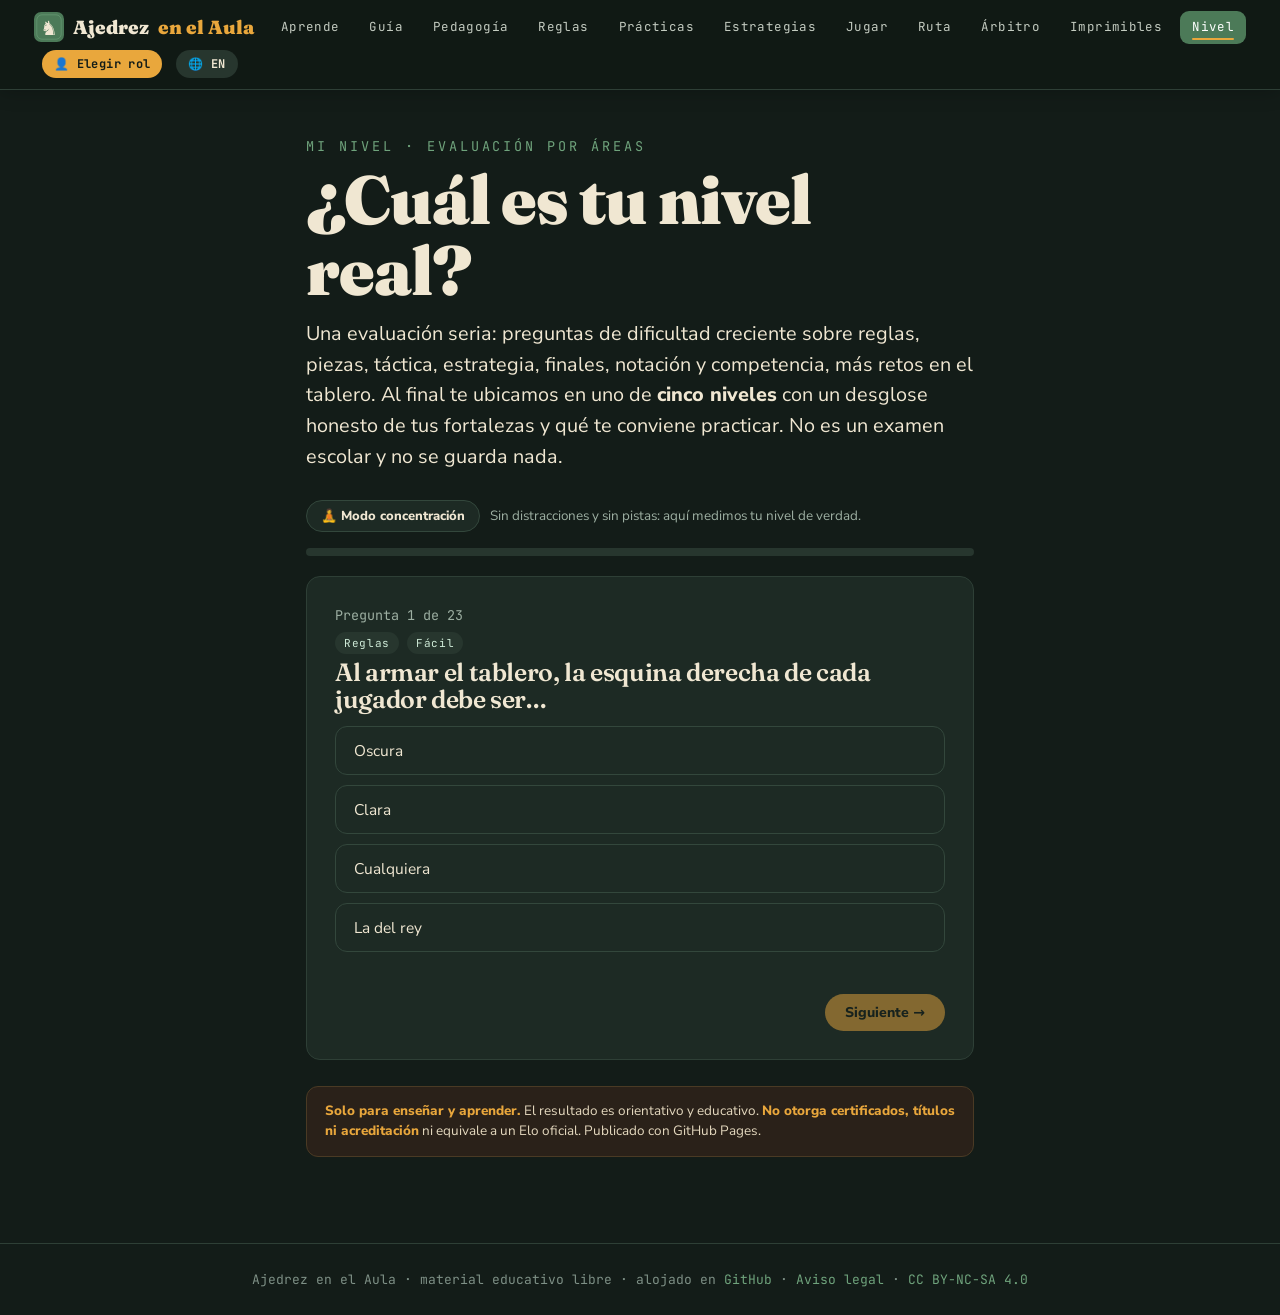
<file: nivel.html>
<!DOCTYPE html>
<html lang="es">
<head>
<meta charset="utf-8">
<meta name="viewport" content="width=device-width, initial-scale=1">
<title>¿Cuál es mi nivel? · Ajedrez en el Aula</title>
<meta name="description" content="Test riguroso que evalúa tu nivel real de ajedrez por áreas (reglas, piezas, táctica, estrategia, finales, notación y competencia) y te ubica en uno de cinco niveles, con un desglose de tus fortalezas y qué practicar.">
<link rel="preconnect" href="https://fonts.googleapis.com">
<link rel="preconnect" href="https://fonts.gstatic.com" crossorigin>
<link href="https://fonts.googleapis.com/css2?family=Fraunces:opsz,wght@9..144,400;9..144,600;9..144,900&family=Nunito+Sans:wght@400;600;800&family=JetBrains+Mono:wght@400;700&display=swap" rel="stylesheet">
<link rel="stylesheet" href="assets/theme.css">
<style>
.q-wrap{max-width:760px;margin:0 auto}
/* modo concentración: sin distracciones (sin tutor: es un test) */
.foco-bar{display:flex;gap:10px;align-items:center;flex-wrap:wrap;margin:0 0 16px}
body.foco .nav,body.foco .foot,body.foco .disclaimer,
body.foco .q-wrap>.eyebrow,body.foco .q-wrap>h1,body.foco .q-wrap>.lead,body.foco .foco-bar{display:none !important}
body.foco{background:radial-gradient(1200px 700px at 50% -10%,rgba(76,122,88,.28),transparent 60%),var(--tinta)}
body.foco .q-wrap{padding-top:26px}
.foco-exit{position:fixed;top:14px;right:16px;z-index:60}
body:not(.foco) .foco-exit{display:none}
.bar{height:8px;background:var(--tinta3);border-radius:99px;overflow:hidden;margin-bottom:20px}
.bar>i{display:block;height:100%;background:var(--ambar);width:0;transition:width .3s}
.opt{display:block;width:100%;text-align:left;background:var(--tinta2);color:var(--marfil);
  border:1px solid #33473C;border-radius:12px;padding:13px 18px;margin-bottom:10px;cursor:pointer;
  font-family:var(--body);font-size:15.5px;transition:.15s}
.opt:hover{background:var(--tinta3)}
.opt.correct{background:#26402C;border-color:var(--selva-cl)}
.opt.wrong{background:#3A211C;border-color:var(--fuego)}
.opt:disabled{cursor:default}
.qboard{max-width:330px;margin:6px auto 0}
.chipmini{display:inline-block;font-family:var(--mono);font-size:11px;letter-spacing:.06em;
  background:var(--tinta3);color:#CFEBD8;padding:3px 9px;border-radius:999px}
.result{display:none} .result.on{display:block}
.level-badge{font-family:var(--disp);font-weight:900;font-size:clamp(30px,7vw,58px);color:var(--ambar);line-height:1}
.gauge{height:12px;border-radius:99px;background:linear-gradient(90deg,#C8503C,#E9A73C,#6FA37C);position:relative;margin:14px 0 6px}
.gauge .pin{position:absolute;top:-5px;width:4px;height:22px;background:#fff;border-radius:2px;transform:translateX(-50%);box-shadow:0 0 0 2px var(--tinta)}
.area{display:flex;align-items:center;gap:10px;margin:7px 0}
.area .nm{width:118px;font-size:13.5px;flex:none}
.area .track{flex:1;height:9px;background:var(--tinta3);border-radius:99px;overflow:hidden}
.area .fill{height:100%;background:var(--selva-cl);border-radius:99px}
.area .pct{width:42px;text-align:right;font-family:var(--mono);font-size:12px;color:#9DAFA2;flex:none}
</style>
</head>
<body>
<nav class="nav"><div class="nav-in">
  <a class="brand" href="index.html">♞ Ajedrez <span>en el Aula</span></a>
  <a class="lnk" href="aprende.html">Aprende</a>
  <a class="lnk" href="guia.html">Guía</a>
  <a class="lnk" href="pedagogia.html">Pedagogía</a>
  <a class="lnk" href="reglas.html">Reglas</a>
  <a class="lnk" href="practicas.html">Prácticas</a>
  <a class="lnk" href="estrategias.html">Estrategias</a>
  <a class="lnk" href="jugar.html">Jugar</a>
  <a class="lnk" href="ruta.html">Ruta</a>
  <a class="lnk" href="arbitraje.html">Árbitro</a>
  <a class="lnk" href="imprimibles.html">Imprimibles</a>
  <a class="lnk on" href="nivel.html">Nivel</a>
</div></nav>

<div class="wrap q-wrap">
  <div class="eyebrow">Mi nivel · evaluación por áreas</div>
  <h1>¿Cuál es tu nivel real?</h1>
  <p class="lead" style="margin:.6em 0 1.4em">Una evaluación seria: preguntas de dificultad creciente sobre reglas, piezas, táctica, estrategia, finales, notación y competencia, más retos en el tablero. Al final te ubicamos en uno de <strong>cinco niveles</strong> con un desglose honesto de tus fortalezas y qué te conviene practicar. No es un examen escolar y no se guarda nada.</p>

  <div class="foco-bar">
    <button class="btn ghost sm" id="focoBtn" type="button">🧘 Modo concentración</button>
    <span class="note" id="focoHint">Sin distracciones y sin pistas: aquí medimos tu nivel de verdad.</span>
  </div>
  <button class="btn foco-exit" id="focoExit" type="button">✕ Salir</button>

  <div id="quiz">
    <div class="bar"><i id="prog"></i></div>
    <div class="card" style="padding:clamp(18px,3vw,28px)">
      <div class="note mono" id="qcount">Pregunta 1</div>
      <div style="display:flex;gap:8px;flex-wrap:wrap;margin:.4em 0 .2em"><span class="chipmini" id="qarea">Área</span><span class="chipmini" id="qdiff">Dificultad</span></div>
      <h3 id="qtitle" style="margin:.2em 0;font-size:clamp(18px,2.2vw,25px)">—</h3>
      <p id="qsub" class="note" style="margin-bottom:14px"></p>
      <div id="qboard-holder"></div>
      <div id="opts"></div>
      <div id="feedback" class="status" style="text-align:left;min-height:1.6em;margin-top:6px"></div>
      <div style="text-align:right;margin-top:10px">
        <button class="btn" id="next" disabled>Siguiente →</button>
      </div>
    </div>
  </div>

  <div id="result" class="result">
    <div class="card" style="text-align:center;padding:clamp(22px,4vw,40px)">
      <div class="note mono">Tu nivel estimado</div>
      <div class="level-badge" id="levelName">—</div>
      <div class="gauge"><div class="pin" id="gaugePin" style="left:0%"></div></div>
      <div style="display:flex;justify-content:space-between;font-family:var(--mono);font-size:10.5px;color:#7E9086">
        <span>Principiante</span><span>Iniciado</span><span>Intermedio</span><span>Avanzado</span><span>Experto</span>
      </div>
      <p id="levelDesc" class="lead" style="margin:1em auto"></p>
      <p class="mono" style="color:var(--selva-cl)"><span data-en="Weighted score:">Puntaje ponderado:</span> <span id="finalScore">0</span> / <span id="maxScore">0</span> (<span id="finalPct">0</span>%)</p>
      <div class="card" style="text-align:left;margin-top:18px">
        <h3>Tu desempeño por área</h3>
        <div id="areas" style="margin-top:.5em"></div>
      </div>
      <div class="card cool" style="text-align:left;margin-top:14px">
        <h3>Qué te conviene practicar</h3>
        <div id="recs"></div>
      </div>
      <button class="btn" id="retry" style="margin-top:20px">↻ Hacer el test otra vez</button>
    </div>
  </div>

  <div class="disclaimer" style="margin-top:26px">
    <strong>Solo para enseñar y aprender.</strong> El resultado es orientativo y educativo. <strong>No otorga certificados, títulos ni acreditación</strong> ni equivale a un Elo oficial. Publicado con GitHub Pages.
  </div>
</div>

<div class="foot">Ajedrez en el Aula · material educativo libre · alojado en <a href="https://github.com/elmerantonio/ajedrez-aula">GitHub</a></div>

<script src="assets/chess.js"></script>
<script src="assets/puzzles.js"></script>
<script src="assets/i18n-puzzles.js"></script>
<script src="assets/board.js"></script>
<script>
window.PAGE_I18N={
  __title:'What\'s my level? · Chess in the Classroom',
  'Mi nivel · evaluación por áreas':'My level · assessment by area',
  '¿Cuál es tu nivel real?':'What\'s your real level?',
  'Una evaluación seria: preguntas de dificultad creciente sobre reglas, piezas, táctica, estrategia, finales, notación y competencia, más retos en el tablero. Al final te ubicamos en uno de cinco niveles con un desglose honesto de tus fortalezas y qué te conviene practicar. No es un examen escolar y no se guarda nada.':
    'A serious assessment: questions of rising difficulty on rules, pieces, tactics, strategy, endgames, notation and competition, plus board challenges. At the end we place you in one of <strong>five levels</strong> with an honest breakdown of your strengths and what to practice. It\'s not a school exam and nothing is saved.',
  '🧘 Modo concentración':'🧘 Concentration mode',
  'Sin distracciones y sin pistas: aquí medimos tu nivel de verdad.':'No distractions and no hints: here we measure your real level.',
  '✕ Salir':'✕ Exit',
  'Tu nivel estimado':'Your estimated level','Tu desempeño por área':'Your performance by area',
  'Qué te conviene practicar':'What you should practice','↻ Hacer el test otra vez':'↻ Take the test again',
  'Solo para enseñar y aprender. El resultado es orientativo y educativo. No otorga certificados, títulos ni acreditación ni equivale a un Elo oficial. Publicado con GitHub Pages.':
    '<strong>For teaching and learning only.</strong> The result is a guide and educational. <strong>It grants no certificates, degrees or accreditation</strong> and is not an official Elo. Published with GitHub Pages.',
  // áreas, dificultad, niveles (chips y etiquetas)
  'Área':'Area','Dificultad':'Difficulty',
  'Reglas':'Rules','Piezas':'Pieces','Especiales':'Special','Táctica':'Tactics','Estrategia':'Strategy',
  'Finales':'Endgames','Notación':'Notation','Competencia':'Competition',
  'Fácil':'Easy','Media':'Medium','Difícil':'Hard',
  'Principiante':'Beginner','Iniciado':'Novice','Intermedio':'Intermediate','Avanzado':'Advanced','Experto':'Expert',
  'Pregunta':'Question','de':'of',
  '✅ Correcto':'✅ Correct',
  'La respuesta correcta está en verde. Lee y pulsa Siguiente.':'The correct answer is in green. Read it and press Next.',
  '✅ ¡Bien jugado!':'✅ Well played!','🔁 Esa no. Inténtalo otra vez.':'🔁 Not that one. Try again.',
  'Toca la pieza y llévala a una casilla que resuelva el ejercicio.':'Tap the piece and take it to a square that solves the exercise.',
  // niveles: descripciones
  'Estás dando tus primeros pasos. Ya reconoces el tablero y algunas piezas; ahora toca afianzar cómo se mueve cada una y las capturas.':
    'You\'re taking your first steps. You already recognize the board and some pieces; now it\'s time to nail down how each one moves and captures.',
  'Conoces lo básico y mueves casi todas las piezas. El siguiente paso son las reglas especiales (enroque, al paso, coronación) y el jaque mate.':
    'You know the basics and move almost all the pieces. The next step is the special rules (castling, en passant, promotion) and checkmate.',
  'Ya juegas con criterio: dominas las reglas y empiezas a ver tácticas. Es momento de tenedores, clavadas y mates básicos.':
    'You already play with judgment: you master the rules and start to see tactics. It\'s time for forks, pins and basic mates.',
  'Manejas reglas, táctica y notación con soltura. Trabaja estrategia de medio juego, finales y ritmo de competencia.':
    'You handle rules, tactics and notation with ease. Work on middlegame strategy, endgames and competition pacing.',
  'Dominas reglas, táctica, estrategia y competencia. Estás listo para torneos, para arbitrar y para enseñar a otros.':
    'You master rules, tactics, strategy and competition. You\'re ready for tournaments, to referee and to teach others.',
  // recomendaciones
  '¡Muy parejo en todas las áreas! Reta a la IA en nivel Difícil y ayuda a otros a aprender.':
    'Very even across all areas! Challenge the AI on <a href="jugar.html">Hard</a> and help others learn.',
  'Refuerza sobre todo estas áreas:':'Focus above all on these areas:',
  'Reglas':'Rules', // (link)
  'Aprende jugando':'Learn by playing',
  'Reglas (enroque, al paso, coronación)':'Rules (castling, en passant, promotion)',
  'Estrategias y Prácticas':'Strategies and Practice',
  'Estrategias (escuelas y planes)':'Strategies (schools and plans)',
  'Estrategias (nociones de final)':'Strategies (endgame notions)',
  'Prácticas → modo Notación':'Practice → Notation mode',
  'Reglas y Árbitro':'Rules and Referee',
  // ---- preguntas de opción múltiple ----
  '¿Cuántas casillas tiene el tablero?':'How many squares does the board have?',
  '¿Quién mueve primero?':'Who moves first?','Las negras':'Black','Las blancas':'White','Se sortea':'By draw','El que tenga la dama':'Whoever has the queen',
  'Al armar el tablero, la esquina derecha de cada jugador debe ser…':'When setting up the board, each player\'s right corner must be…','Oscura':'Dark','Clara':'Light','Cualquiera':'Either','La del rey':'The king\'s',
  '¿Cuántas piezas tiene cada bando al inicio?':'How many pieces does each side have at the start?',
  '¿Cuál es la única pieza que salta sobre otras?':'Which is the only piece that jumps over others?','Alfil':'Bishop','Torre':'Rook','Caballo':'Knight','Dama':'Queen',
  '¿Cómo captura el peón?':'How does the pawn capture?','Recto hacia adelante':'Straight forward','En diagonal, una casilla':'Diagonally, one square','En forma de L':'In an L shape','Como quiera':'Any way',
  '¿Cuánto vale aproximadamente la dama?':'Roughly how much is the queen worth?','3 puntos':'3 points','5 puntos':'5 points','9 puntos':'9 points','Sin valor':'No value',
  'Un alfil que empieza en casilla clara…':'A bishop that starts on a light square…','Puede ir a casillas oscuras':'Can go to dark squares','Vive siempre en casillas claras':'Always lives on light squares','Cambia de color al capturar':'Changes color when capturing','Salta como el caballo':'Jumps like the knight',
  '¿Cuál de estos finales SÍ permite dar mate a un rey solo?':'Which of these endings CAN mate a lone king?','Rey y alfil solo':'King and bishop only','Rey y caballo solo':'King and knight only','Rey y torre':'King and rook','Rey solo':'Lone king',
  '¿Qué es coronar (promocionar)?':'What is promoting?','Poner una corona de adorno':'Putting on a decorative crown','Un peón llega a la última fila y se vuelve otra pieza':'A pawn reaches the last rank and becomes another piece','Capturar la dama':'Capturing the queen','Dar jaque':'Giving check',
  'La captura al paso ocurre cuando…':'En passant capture happens when…','Cualquier pieza pasa al lado':'Any piece passes alongside','Un peón enemigo avanza dos casillas y queda al lado del tuyo':'An enemy pawn advances two squares and lands beside yours','El rey pasa por una casilla':'The king passes a square','Se corona un peón':'A pawn promotes',
  '¿Se puede enrocar estando en jaque?':'Can you castle while in check?','Sí, siempre':'Yes, always','No, nunca estando en jaque':'No, never while in check','Solo del lado corto':'Only kingside','Solo si la torre no se movió':'Only if the rook hasn\'t moved',
  'Si la torre del enroque está atacada, pero el rey no pasa por casillas atacadas…':'If the castling rook is attacked, but the king doesn\'t pass through attacked squares…','No se puede enrocar':'You can\'t castle','Sí se puede enrocar':'You can castle','Solo enroque largo':'Only queenside castling','Se pierde la torre':'You lose the rook',
  'Un "tenedor" es…':'A "fork" is…','Un empate':'A draw','Una pieza que ataca dos objetivos a la vez':'One piece attacking two targets at once','Mover dos piezas':'Moving two pieces','Un tipo de enroque':'A kind of castling',
  'Una "clavada" es cuando…':'A "pin" is when…','Una pieza no puede moverse porque detrás hay algo más valioso':'A piece can\'t move because something more valuable is behind it','El rey no puede moverse':'The king can\'t move','Se acaba el tiempo':'Time runs out','Coronas un peón':'You promote a pawn',
  'Ante un DOBLE JAQUE, el rey…':'Facing a DOUBLE CHECK, the king…','Puede taparlo con una pieza':'Can block it with a piece','Puede capturar una de las que dan jaque':'Can capture one of the checking pieces','Está obligado a moverse':'Is forced to move','Puede ignorarlo':'Can ignore it',
  '¿Por qué es bueno controlar el centro?':'Why is controlling the center good?','Se ve más bonito':'It looks nicer','Desde el centro las piezas alcanzan más casillas':'From the center pieces reach more squares','Es obligatorio':'It\'s mandatory','Protege la dama':'It protects the queen',
  'El "fianchetto" consiste en…':'The "fianchetto" consists of…','Sacar la dama pronto':'Bringing out the queen early','Poner un alfil en la diagonal larga (b2, g2, b7 o g7)':'Placing a bishop on the long diagonal (b2, g2, b7 or g7)','Doblar las torres':'Doubling the rooks','Cambiar todos los peones':'Trading all the pawns',
  'En la apertura, sacar la dama muy temprano…':'In the opening, bringing the queen out too early…','Es lo mejor':'Is best','Suele ser malo: la persiguen y pierdes tiempo':'Is usually bad: it gets chased and you lose time','No cambia nada':'Changes nothing',
  'Se dice que TIENES la oposición (reyes enfrentados con una casilla en medio) cuando…':'You are said to HAVE the opposition (kings facing with one square between) when…','te toca mover a ti':'it\'s your turn to move','le toca mover al rival':'it\'s the opponent\'s turn to move','tienes más peones':'you have more pawns','juegas con blancas':'you play White',
  'Un "peón pasado" es…':'A "passed pawn" is…','Un peón capturado':'A captured pawn','Un peón sin peones enemigos que lo detengan camino a coronar':'A pawn with no enemy pawns to stop it on the way to promotion','Un peón doblado':'A doubled pawn','El peón del rey':'The king\'s pawn',
  'Si el jugador de turno no está en jaque pero no tiene jugada legal, es…':'If the player to move isn\'t in check but has no legal move, it\'s…','Jaque mate':'Checkmate','Rey ahogado: tablas':'Stalemate: a draw','Victoria':'A win','Jugada ilegal':'An illegal move',
  '¿Qué significa 0-0?':'What does 0-0 mean?','Empate':'Draw','Enroque corto':'Kingside castling','Coronación':'Promotion','Jaque':'Check',
  '¿Qué quiere decir "Dxf7#"?':'What does "Qxf7#" mean?','Dama a f7':'Queen to f7','La dama captura en f7 y da jaque mate':'The queen captures on f7 and gives checkmate','Peón a f7':'Pawn to f7','Enroque':'Castling',
  'En notación española, la inicial del caballo es…':'In English notation, the knight\'s initial is…',
  'La regla de "pieza tocada" dice que…':'The "touch-move" rule says that…','Puedes cambiar de idea':'You can change your mind','Si tocas tu pieza, debes moverla si es legal':'If you touch your piece, you must move it if legal','Solo cuenta si aprietas el reloj':'It only counts if you press the clock','No existe':'It doesn\'t exist',
  'El Sistema Suizo empareja en cada ronda a jugadores…':'The Swiss System pairs, each round, players…','Al azar':'At random','Con puntaje parecido':'With similar scores','Por edad':'By age','Por país':'By country',
  'El desempate Buchholz suma…':'The Buchholz tiebreak adds up…','Tus propios puntos':'Your own points','Los puntos de todos tus rivales':'The points of all your opponents','Las piezas capturadas':'The pieces captured','El tiempo usado':'The time used',
  '¿Qué pasa con la SEGUNDA jugada ilegal del mismo jugador?':'What happens on the SECOND illegal move by the same player?','Nada':'Nothing','Pierde la partida':'They lose the game','Dos minutos más':'Two more minutes','Repite la jugada':'They repeat the move',
  // --- ampliación del banco ---
  'Si un peón blanco y uno negro se topan de frente en la misma columna…':'If a white pawn and a black pawn meet head-on in the same file…','Se capturan entre sí':'They capture each other','Ambos quedan bloqueados':'Both get blocked','El blanco pasa por encima':'White passes over','Los dos se retiran':'Both retreat',
  '¿Cuántas filas y cuántas columnas tiene el tablero?':'How many ranks and files does the board have?','6 y 6':'6 and 6','8 y 8':'8 and 8','10 y 10':'10 and 10','8 y 10':'8 and 10',
  '¿Cuánto vale aproximadamente una torre?':'Roughly how much is a rook worth?','1 punto':'1 point',
  '¿Qué dos piezas valen casi lo mismo (unos 3 puntos)?':'Which two pieces are worth about the same (around 3 points)?','Torre y dama':'Rook and queen','Alfil y caballo':'Bishop and knight','Peón y rey':'Pawn and king','Torre y alfil':'Rook and bishop',
  'Al coronar, un peón puede convertirse en…':'When promoting, a pawn can become…','Solo en dama':'Only a queen','Dama, torre, alfil o caballo':'Queen, rook, bishop or knight','Cualquier pieza, incluido el rey':'Any piece, including the king','Otro peón':'Another pawn',
  'La captura al paso debe hacerse…':'En passant must be done…','En cualquier momento':'At any time','Justo en la jugada siguiente, o se pierde el derecho':'Right on the next move, or the right is lost','Solo con la dama':'Only with the queen','Después de enrocar':'After castling',
  'Una "brocheta" (pincho) es cuando…':'A "skewer" is when…','Das jaque y detrás cae una pieza valiosa':'You give check and a valuable piece falls behind','Empatas la partida':'You draw the game','Mueves dos peones a la vez':'You move two pawns at once','Coronas un peón':'You promote a pawn',
  'En un "jaque descubierto"…':'In a "discovered check"…','Mueves una pieza y otra que estaba detrás da el jaque':'You move one piece and another behind it gives check','El propio rey da jaque':'The king itself gives check','Se acaba el tiempo':'Time runs out','Se ofrecen tablas':'A draw is offered',
  'En la apertura conviene sobre todo…':'In the opening it\'s best above all to…','Sacar la dama y atacar ya':'Bring out the queen and attack right away','Desarrollar las piezas y enrocar':'Develop the pieces and castle','Mover solo peones':'Move only pawns','Cambiar todas las piezas':'Trade all the pieces',
  'Una "casilla fuerte" para un caballo es la que…':'A "strong square" for a knight is one that…','Ningún peón rival puede atacar':'No enemy pawn can attack','Está en una esquina':'Is in a corner','Tiene un peón propio encima':'Has one of your own pawns on it','Es de color claro':'Is a light square',
  'Con rey y dama contra rey solo hay que cuidar de no provocar…':'With king and queen vs a lone king, be careful not to cause…','Un jaque':'A check','Un rey ahogado (tablas)':'A stalemate (draw)','Una coronación':'A promotion','Un enroque':'A castling',
  '¿Qué final NO puede dar jaque mate a un rey solo?':'Which ending CANNOT checkmate a lone king?','Rey y dama':'King and queen','Rey y torre':'King and rook','Rey y alfil solo':'King and a single bishop','Rey y dos torres':'King and two rooks',
  '¿Qué significa el símbolo "+" en la notación?':'What does the "+" symbol mean in notation?','Captura':'Capture','Jaque':'Check','Coronación':'Promotion',
  '¿Cómo se anota el enroque largo?':'How is queenside castling written?','xR':'xR','=D':'=Q',
  'En el reloj, después de mover la pieza hay que…':'On the clock, after moving the piece you must…','Esperar a que suene':'Wait for it to beep','Apretar el reloj con la misma mano que movió':'Press the clock with the same hand that moved','Anotar y esperar':'Write it down and wait','Ofrecer tablas':'Offer a draw',
  'Para reclamar la triple repetición, el jugador…':'To claim threefold repetition, the player…','No hace nada, es automática':'Does nothing, it\'s automatic','Debe reclamarla al árbitro (normalmente con la planilla)':'Must claim it from the referee (usually with the scoresheet)','Grita «tablas»':'Shouts «draw»','Apaga el reloj':'Turns off the clock'
};
</script>
<script src="assets/app.js"></script>
<script>
(function(){
'use strict';
var T=(window.AA&&AA.t)?AA.t:function(s){return s;};
var C=window.Chess, BANK=window.CHESS_PUZZLES;
function shuffle(a){a=a.slice();for(var i=a.length-1;i>0;i--){var j=Math.floor(Math.random()*(i+1));var t=a[i];a[i]=a[j];a[j]=t;}return a;}
function pick(a){return a[Math.floor(Math.random()*a.length)];}

// Banco de preguntas de opción múltiple. area, d (dificultad 1-3), t, opts, correct.
var MC=[
 // Reglas básicas
 {area:'Reglas',d:1,t:'¿Cuántas casillas tiene el tablero?',opts:['48','64','81','100'],correct:1},
 {area:'Reglas',d:1,t:'¿Quién mueve primero?',opts:['Las negras','Las blancas','Se sortea','El que tenga la dama'],correct:1},
 {area:'Reglas',d:1,t:'Al armar el tablero, la esquina derecha de cada jugador debe ser…',opts:['Oscura','Clara','Cualquiera','La del rey'],correct:1},
 {area:'Reglas',d:2,t:'¿Cuántas piezas tiene cada bando al inicio?',opts:['8','12','16','20'],correct:2},
 // Piezas y movimiento
 {area:'Piezas',d:1,t:'¿Cuál es la única pieza que salta sobre otras?',opts:['Alfil','Torre','Caballo','Dama'],correct:2},
 {area:'Piezas',d:1,t:'¿Cómo captura el peón?',opts:['Recto hacia adelante','En diagonal, una casilla','En forma de L','Como quiera'],correct:1},
 {area:'Piezas',d:2,t:'¿Cuánto vale aproximadamente la dama?',opts:['3 puntos','5 puntos','9 puntos','Sin valor'],correct:2},
 {area:'Piezas',d:2,t:'Un alfil que empieza en casilla clara…',opts:['Puede ir a casillas oscuras','Vive siempre en casillas claras','Cambia de color al capturar','Salta como el caballo'],correct:1},
 {area:'Piezas',d:2,t:'¿Cuál de estos finales SÍ permite dar mate a un rey solo?',opts:['Rey y alfil solo','Rey y caballo solo','Rey y torre','Rey solo'],correct:2},
 // Reglas especiales
 {area:'Especiales',d:2,t:'¿Qué es coronar (promocionar)?',opts:['Poner una corona de adorno','Un peón llega a la última fila y se vuelve otra pieza','Capturar la dama','Dar jaque'],correct:1},
 {area:'Especiales',d:2,t:'La captura al paso ocurre cuando…',opts:['Cualquier pieza pasa al lado','Un peón enemigo avanza dos casillas y queda al lado del tuyo','El rey pasa por una casilla','Se corona un peón'],correct:1},
 {area:'Especiales',d:3,t:'¿Se puede enrocar estando en jaque?',opts:['Sí, siempre','No, nunca estando en jaque','Solo del lado corto','Solo si la torre no se movió'],correct:1},
 {area:'Especiales',d:3,t:'Si la torre del enroque está atacada, pero el rey no pasa por casillas atacadas…',opts:['No se puede enrocar','Sí se puede enrocar','Solo enroque largo','Se pierde la torre'],correct:1},
 // Táctica
 {area:'Táctica',d:2,t:'Un "tenedor" es…',opts:['Un empate','Una pieza que ataca dos objetivos a la vez','Mover dos piezas','Un tipo de enroque'],correct:1},
 {area:'Táctica',d:2,t:'Una "clavada" es cuando…',opts:['Una pieza no puede moverse porque detrás hay algo más valioso','El rey no puede moverse','Se acaba el tiempo','Coronas un peón'],correct:0},
 {area:'Táctica',d:3,t:'Ante un DOBLE JAQUE, el rey…',opts:['Puede taparlo con una pieza','Puede capturar una de las que dan jaque','Está obligado a moverse','Puede ignorarlo'],correct:2},
 // Estrategia
 {area:'Estrategia',d:2,t:'¿Por qué es bueno controlar el centro?',opts:['Se ve más bonito','Desde el centro las piezas alcanzan más casillas','Es obligatorio','Protege la dama'],correct:1},
 {area:'Estrategia',d:3,t:'El "fianchetto" consiste en…',opts:['Sacar la dama pronto','Poner un alfil en la diagonal larga (b2, g2, b7 o g7)','Doblar las torres','Cambiar todos los peones'],correct:1},
 {area:'Estrategia',d:2,t:'En la apertura, sacar la dama muy temprano…',opts:['Es lo mejor','Suele ser malo: la persiguen y pierdes tiempo','No cambia nada','Es obligatorio'],correct:1},
 // Finales
 {area:'Finales',d:3,t:'Se dice que TIENES la oposición (reyes enfrentados con una casilla en medio) cuando…',opts:['te toca mover a ti','le toca mover al rival','tienes más peones','juegas con blancas'],correct:1},
 {area:'Finales',d:3,t:'Un "peón pasado" es…',opts:['Un peón capturado','Un peón sin peones enemigos que lo detengan camino a coronar','Un peón doblado','El peón del rey'],correct:1},
 {area:'Finales',d:2,t:'Si el jugador de turno no está en jaque pero no tiene jugada legal, es…',opts:['Jaque mate','Rey ahogado: tablas','Victoria','Jugada ilegal'],correct:1},
 // Notación
 {area:'Notación',d:2,t:'¿Qué significa 0-0?',opts:['Empate','Enroque corto','Coronación','Jaque'],correct:1},
 {area:'Notación',d:3,t:'¿Qué quiere decir "Dxf7#"?',opts:['Dama a f7','La dama captura en f7 y da jaque mate','Peón a f7','Enroque'],correct:1},
 {area:'Notación',d:2,t:'En notación española, la inicial del caballo es…',opts:['K','N','C','A'],correct:2},
 // Competencia / FIDE
 {area:'Competencia',d:2,t:'La regla de "pieza tocada" dice que…',opts:['Puedes cambiar de idea','Si tocas tu pieza, debes moverla si es legal','Solo cuenta si aprietas el reloj','No existe'],correct:1},
 {area:'Competencia',d:3,t:'El Sistema Suizo empareja en cada ronda a jugadores…',opts:['Al azar','Con puntaje parecido','Por edad','Por país'],correct:1},
 {area:'Competencia',d:3,t:'El desempate Buchholz suma…',opts:['Tus propios puntos','Los puntos de todos tus rivales','Las piezas capturadas','El tiempo usado'],correct:1},
 {area:'Competencia',d:3,t:'¿Qué pasa con la SEGUNDA jugada ilegal del mismo jugador?',opts:['Nada','Pierde la partida','Dos minutos más','Repite la jugada'],correct:1},
 // --- ampliación del banco (más preguntas para un nivel más fino) ---
 {area:'Reglas',d:2,t:'Si un peón blanco y uno negro se topan de frente en la misma columna…',opts:['Se capturan entre sí','Ambos quedan bloqueados','El blanco pasa por encima','Los dos se retiran'],correct:1},
 {area:'Reglas',d:2,t:'¿Cuántas filas y cuántas columnas tiene el tablero?',opts:['6 y 6','8 y 8','10 y 10','8 y 10'],correct:1},
 {area:'Piezas',d:2,t:'¿Cuánto vale aproximadamente una torre?',opts:['1 punto','3 puntos','5 puntos','9 puntos'],correct:2},
 {area:'Piezas',d:2,t:'¿Qué dos piezas valen casi lo mismo (unos 3 puntos)?',opts:['Torre y dama','Alfil y caballo','Peón y rey','Torre y alfil'],correct:1},
 {area:'Especiales',d:2,t:'Al coronar, un peón puede convertirse en…',opts:['Solo en dama','Dama, torre, alfil o caballo','Cualquier pieza, incluido el rey','Otro peón'],correct:1},
 {area:'Especiales',d:3,t:'La captura al paso debe hacerse…',opts:['En cualquier momento','Justo en la jugada siguiente, o se pierde el derecho','Solo con la dama','Después de enrocar'],correct:1},
 {area:'Táctica',d:2,t:'Una "brocheta" (pincho) es cuando…',opts:['Das jaque y detrás cae una pieza valiosa','Empatas la partida','Mueves dos peones a la vez','Coronas un peón'],correct:0},
 {area:'Táctica',d:3,t:'En un "jaque descubierto"…',opts:['Mueves una pieza y otra que estaba detrás da el jaque','El propio rey da jaque','Se acaba el tiempo','Se ofrecen tablas'],correct:0},
 {area:'Estrategia',d:2,t:'En la apertura conviene sobre todo…',opts:['Sacar la dama y atacar ya','Desarrollar las piezas y enrocar','Mover solo peones','Cambiar todas las piezas'],correct:1},
 {area:'Estrategia',d:3,t:'Una "casilla fuerte" para un caballo es la que…',opts:['Ningún peón rival puede atacar','Está en una esquina','Tiene un peón propio encima','Es de color claro'],correct:0},
 {area:'Finales',d:2,t:'Con rey y dama contra rey solo hay que cuidar de no provocar…',opts:['Un jaque','Un rey ahogado (tablas)','Una coronación','Un enroque'],correct:1},
 {area:'Finales',d:2,t:'¿Qué final NO puede dar jaque mate a un rey solo?',opts:['Rey y dama','Rey y torre','Rey y alfil solo','Rey y dos torres'],correct:2},
 {area:'Notación',d:2,t:'¿Qué significa el símbolo "+" en la notación?',opts:['Captura','Jaque','Jaque mate','Coronación'],correct:1},
 {area:'Notación',d:2,t:'¿Cómo se anota el enroque largo?',opts:['0-0','0-0-0','xR','=D'],correct:1},
 {area:'Competencia',d:2,t:'En el reloj, después de mover la pieza hay que…',opts:['Esperar a que suene','Apretar el reloj con la misma mano que movió','Anotar y esperar','Ofrecer tablas'],correct:1},
 {area:'Competencia',d:3,t:'Para reclamar la triple repetición, el jugador…',opts:['No hace nada, es automática','Debe reclamarla al árbitro (normalmente con la planilla)','Grita «tablas»','Apaga el reloj'],correct:1}
];

// Retos de tablero por dificultad (del banco verificado)
function boardQ(level, area, sub){
  var p=pick(BANK.byLevel[level]);
  return {type:'board', area:area, d:(level==='facil'?1:level==='medio'?2:3), t:p.t, sub:sub||p.d, fen:p.fen,
    check:function(mv){ var from=C.rcToSq(mv.from[0],mv.from[1]), to=C.rcToSq(mv.to[0],mv.to[1]);
      return p.sol.some(function(s){return s[0]===from&&s[1]===to&&(!s[2]||mv.promotion===s[2]);}); }};
}

// Construye un test extenso y equilibrado: cubre todas las áreas con DOS
// preguntas cada una (una más sencilla y otra más exigente), añade varias
// difíciles al azar y varios retos de tablero. Son ~24 preguntas por sesión,
// barajadas para que no se repita la tanda, y ordenadas de menor a mayor
// dificultad para una medición más fina del nivel.
function buildTest(){
  var byArea={};
  MC.forEach(function(q){ (byArea[q.area]=byArea[q.area]||[]).push(q); });
  var AREAS=['Reglas','Piezas','Especiales','Táctica','Estrategia','Finales','Notación','Competencia'];
  var Q=[];
  AREAS.forEach(function(a){
    var pool=shuffle(byArea[a]||[]);
    var easy=pool.filter(function(q){return q.d<=2;});
    var q1=pick(easy.length?easy:pool);
    if(q1) Q.push(q1);
    // una segunda de la misma área, preferiblemente más difícil y distinta
    var rest=pool.filter(function(q){return q!==q1;});
    var harder=rest.filter(function(q){return q.d>=2;});
    var q2=pick(harder.length?harder:rest);
    if(q2 && Q.indexOf(q2)<0) Q.push(q2);
  });
  // tres difíciles extra de cualquier área, sin repetir
  var hard=shuffle(MC.filter(function(q){return q.d===3;}));
  var extra=0;
  for(var i=0;i<hard.length && extra<3;i++){ if(Q.indexOf(hard[i])<0){ Q.push(hard[i]); extra++; } }
  // cuatro retos de tablero: fácil, medio, difícil y uno difícil más
  Q.push(boardQ('facil','Táctica','Toca la pieza y llévala a una casilla que resuelva el ejercicio.'));
  Q.push(boardQ('medio','Táctica'));
  Q.push(boardQ('dificil','Táctica'));
  Q.push(boardQ('dificil','Táctica'));
  // ordena por dificultad ascendente y mezcla dentro de cada nivel
  var g={1:[],2:[],3:[]}; Q.forEach(function(q){g[q.d].push(q);});
  return shuffle(g[1]).concat(shuffle(g[2])).concat(shuffle(g[3]));
}

var Q=buildTest(), i=0, answered=false, qboardObj=null;
var maxPts=Q.reduce(function(s,q){return s+q.d;},0);
var pts=0;
var areaScore={}, areaMax={};
Q.forEach(function(q){ areaMax[q.area]=(areaMax[q.area]||0)+q.d; areaScore[q.area]=areaScore[q.area]||0; });

var el=function(id){return document.getElementById(id);};
var qcount=el('qcount'),qtitle=el('qtitle'),qsub=el('qsub'),optsEl=el('opts'),fb=el('feedback'),
    nextBtn=el('next'),prog=el('prog'),holder=el('qboard-holder'),qarea=el('qarea'),qdiff=el('qdiff');
var DIFF=['','Fácil','Media','Difícil'];

function proceed(){ i++; if(i>=Q.length) finish(); else render(); }
function render(){
  answered=false; nextBtn.disabled=true; nextBtn.style.display=''; fb.textContent=''; fb.className='status'; optsEl.innerHTML=''; holder.innerHTML='';
  prog.style.width=(i/Q.length*100)+'%';
  var q=Q[i];
  qcount.textContent=T('Pregunta')+' '+(i+1)+' '+T('de')+' '+Q.length;
  qarea.textContent=T(q.area); qdiff.textContent=T(DIFF[q.d]);
  qtitle.textContent=T(q.t); qsub.textContent=T(q.sub||'');
  if(q.type==='board'){
    var box=document.createElement('div'); box.className='cb qboard'; holder.appendChild(box);
    qboardObj=new ChessBoard(box,{fen:q.fen, onDrop:function(mv){ return answerBoard(q,mv); }});
  } else {
    q.opts.forEach(function(text,idx){
      var b=document.createElement('button'); b.className='opt'; b.type='button'; b.textContent=T(text);
      b.addEventListener('click',function(){ answerMC(q,idx,b); });
      optsEl.appendChild(b);
    });
  }
}
function credit(q){ pts+=q.d; areaScore[q.area]+=q.d; }
function answerMC(q,idx,btn){
  if(answered) return; answered=true;
  var buttons=optsEl.querySelectorAll('.opt'); buttons.forEach(function(b){b.disabled=true;});
  if(idx===q.correct){
    btn.classList.add('correct'); credit(q); fb.textContent=T('✅ Correcto'); fb.className='status win';
    nextBtn.style.display='none'; setTimeout(proceed,800);            // correcto: avanza solo
  } else {
    btn.classList.add('wrong'); buttons[q.correct].classList.add('correct');
    fb.textContent=T('La respuesta correcta está en verde. Lee y pulsa Siguiente.'); fb.className='status lose';
    nextBtn.disabled=false;                                            // incorrecto: se queda
  }
}
function answerBoard(q,mv){
  if(answered) return false;
  if(q.check(mv)){
    answered=true; credit(q); fb.textContent=T('✅ ¡Bien jugado!'); fb.className='status win';
    qboardObj.lock(true); nextBtn.style.display='none'; setTimeout(proceed,850); return true;
  }
  fb.textContent=T('🔁 Esa no. Inténtalo otra vez.'); fb.className='status lose'; return false;
}
nextBtn.addEventListener('click', proceed);

var LEVELS=[
 {min:0,  name:'Principiante', desc:'Estás dando tus primeros pasos. Ya reconoces el tablero y algunas piezas; ahora toca afianzar cómo se mueve cada una y las capturas.'},
 {min:25, name:'Iniciado',     desc:'Conoces lo básico y mueves casi todas las piezas. El siguiente paso son las reglas especiales (enroque, al paso, coronación) y el jaque mate.'},
 {min:45, name:'Intermedio',   desc:'Ya juegas con criterio: dominas las reglas y empiezas a ver tácticas. Es momento de tenedores, clavadas y mates básicos.'},
 {min:65, name:'Avanzado',     desc:'Manejas reglas, táctica y notación con soltura. Trabaja estrategia de medio juego, finales y ritmo de competencia.'},
 {min:85, name:'Experto',      desc:'Dominas reglas, táctica, estrategia y competencia. Estás listo para torneos, para arbitrar y para enseñar a otros.'}
];
function finish(){
  el('quiz').style.display='none';
  var res=el('result'); res.classList.add('on');
  var pct=Math.round(pts/maxPts*100);
  el('finalScore').textContent=pts; el('maxScore').textContent=maxPts; el('finalPct').textContent=pct;
  var lvl=LEVELS[0]; LEVELS.forEach(function(L){ if(pct>=L.min) lvl=L; });
  el('levelName').textContent=T(lvl.name); el('levelDesc').textContent=T(lvl.desc);
  el('gaugePin').style.left=Math.max(2,Math.min(98,pct))+'%';
  // desglose por área
  var areasEl=el('areas'); areasEl.innerHTML='';
  var weak=[];
  Object.keys(areaMax).forEach(function(a){
    var p=Math.round((areaScore[a]/areaMax[a])*100);
    if(p<60) weak.push({a:a,p:p});
    var row=document.createElement('div'); row.className='area';
    row.innerHTML='<span class="nm">'+T(a)+'</span><span class="track"><span class="fill" style="width:'+p+'%;background:'+(p>=60?'var(--selva-cl)':p>=34?'var(--ambar)':'var(--fuego)')+'"></span></span><span class="pct">'+p+'%</span>';
    areasEl.appendChild(row);
  });
  // recomendaciones según áreas débiles
  weak.sort(function(x,y){return x.p-y.p;});
  var LINKS_ES={Reglas:'<a href="reglas.html">Reglas</a>',Piezas:'<a href="aprende.html">Aprende jugando</a>',
    Especiales:'<a href="reglas.html">Reglas</a> (enroque, al paso, coronación)',Táctica:'<a href="estrategias.html">Estrategias</a> y <a href="practicas.html">Prácticas</a>',
    Estrategia:'<a href="estrategias.html">Estrategias</a> (escuelas y planes)',Finales:'<a href="estrategias.html">Estrategias</a> (nociones de final)',
    Notación:'<a href="practicas.html">Prácticas</a> → modo Notación',Competencia:'<a href="reglas.html">Reglas</a> y <a href="arbitraje.html">Árbitro</a>'};
  var LINKS_EN={Reglas:'<a href="reglas.html">Rules</a>',Piezas:'<a href="aprende.html">Learn by playing</a>',
    Especiales:'<a href="reglas.html">Rules</a> (castling, en passant, promotion)',Táctica:'<a href="estrategias.html">Strategies</a> and <a href="practicas.html">Practice</a>',
    Estrategia:'<a href="estrategias.html">Strategies</a> (schools and plans)',Finales:'<a href="estrategias.html">Strategies</a> (endgame notions)',
    Notación:'<a href="practicas.html">Practice</a> → Notation mode',Competencia:'<a href="reglas.html">Rules</a> and <a href="arbitraje.html">Referee</a>'};
  var LINKS = (window.AA&&AA.lang&&AA.lang()==='en')?LINKS_EN:LINKS_ES;
  var recs=el('recs');
  if(weak.length===0){
    recs.innerHTML='<p>'+T('¡Muy parejo en todas las áreas! Reta a la IA en nivel Difícil y ayuda a otros a aprender.')+'</p>';
  } else {
    var html='<p>'+T('Refuerza sobre todo estas áreas:')+'</p><ul style="list-style:none;display:flex;flex-direction:column;gap:.5em;margin-top:.4em">';
    weak.slice(0,3).forEach(function(w){ html+='<li>📌 <strong>'+T(w.a)+'</strong> ('+w.p+'%): '+(LINKS[w.a]||'')+'</li>'; });
    html+='</ul>';
    recs.innerHTML=html;
  }
  if(window.AA) AA.award('nivel');
  if(window.celebrate) setTimeout(function(){celebrate(el('levelName'));},200);
}
el('retry').addEventListener('click',function(){
  Q=buildTest(); i=0; pts=0; maxPts=Q.reduce(function(s,q){return s+q.d;},0);
  areaScore={}; areaMax={}; Q.forEach(function(q){ areaMax[q.area]=(areaMax[q.area]||0)+q.d; areaScore[q.area]=areaScore[q.area]||0; });
  el('result').classList.remove('on'); el('quiz').style.display='';
  render();
});
// modo concentración (sin distracciones, sin pistas: es un test)
document.getElementById('focoBtn').addEventListener('click',function(){ document.body.classList.add('foco'); window.scrollTo(0,0); });
document.getElementById('focoExit').addEventListener('click',function(){ document.body.classList.remove('foco'); });
document.addEventListener('keydown',function(e){ if(e.key==='Escape'&&document.body.classList.contains('foco')) document.body.classList.remove('foco'); });

render();
})();
</script>
</body>
</html>
</file>
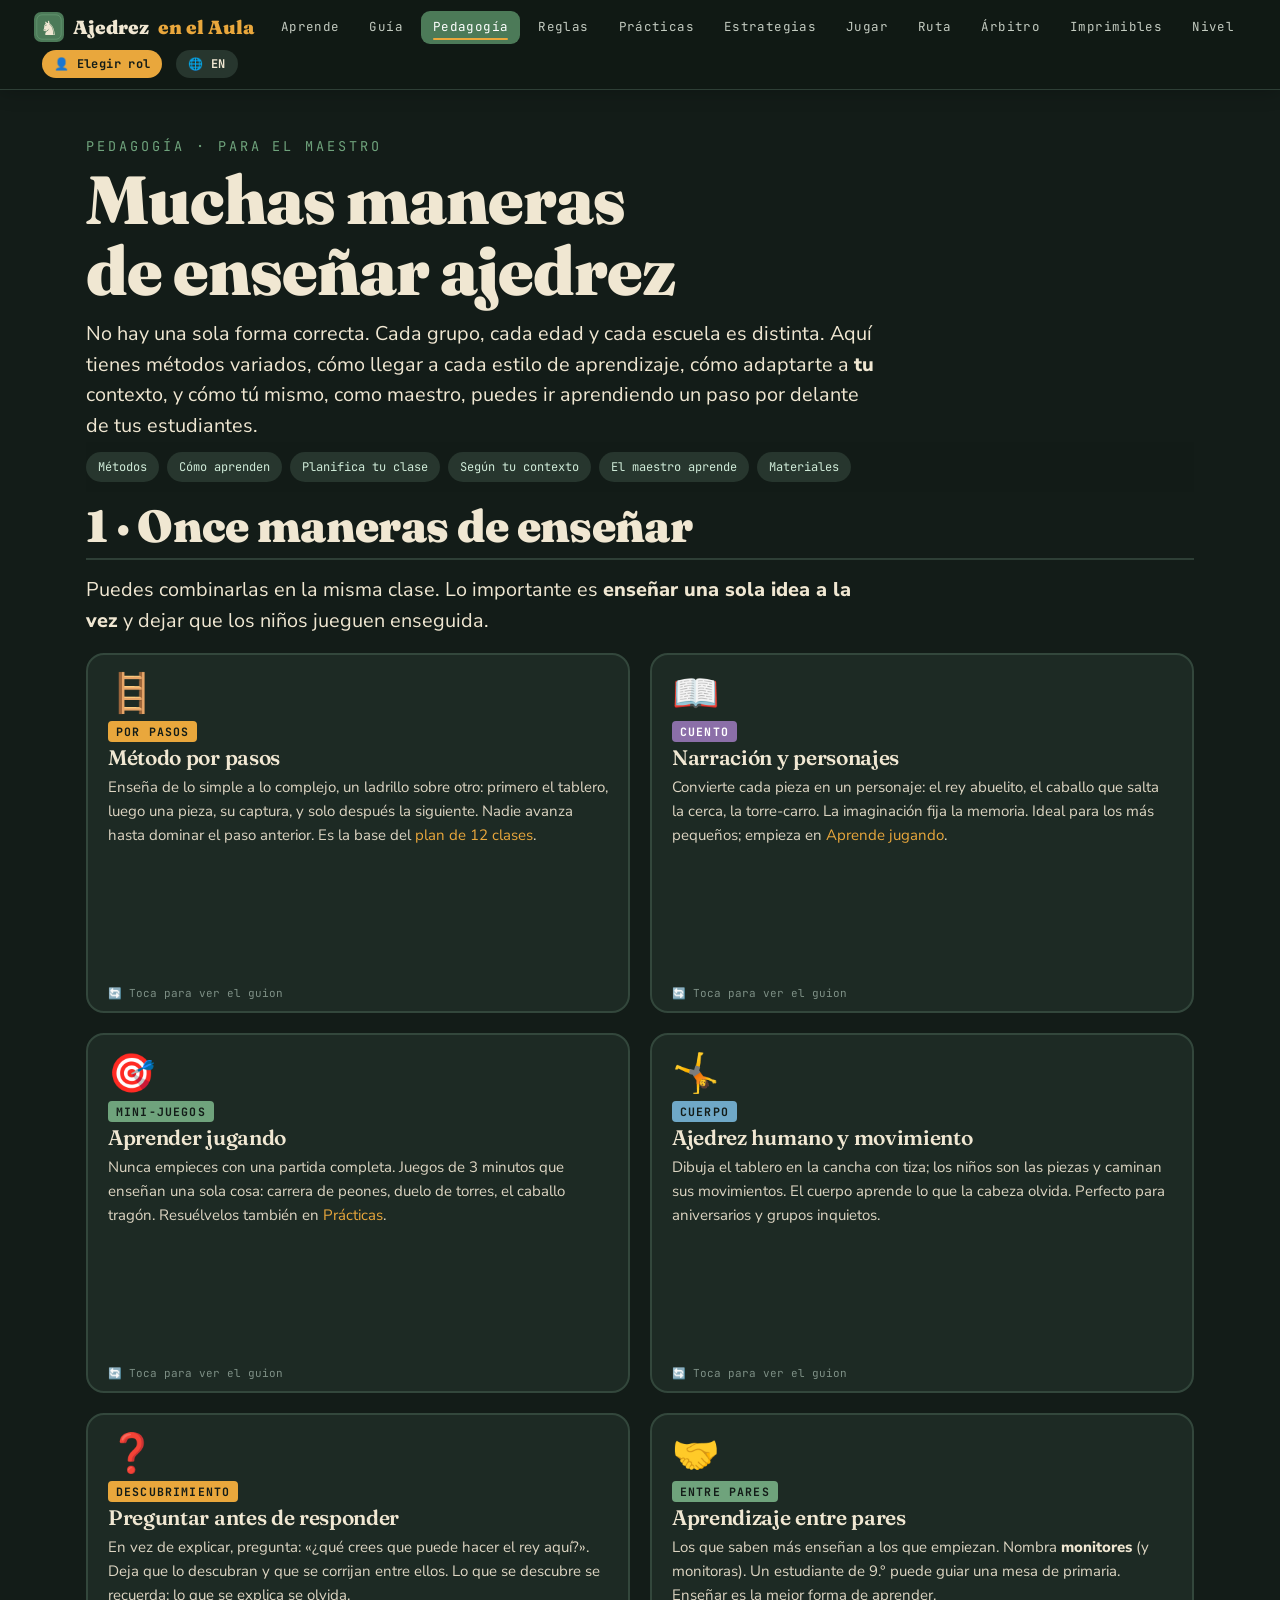
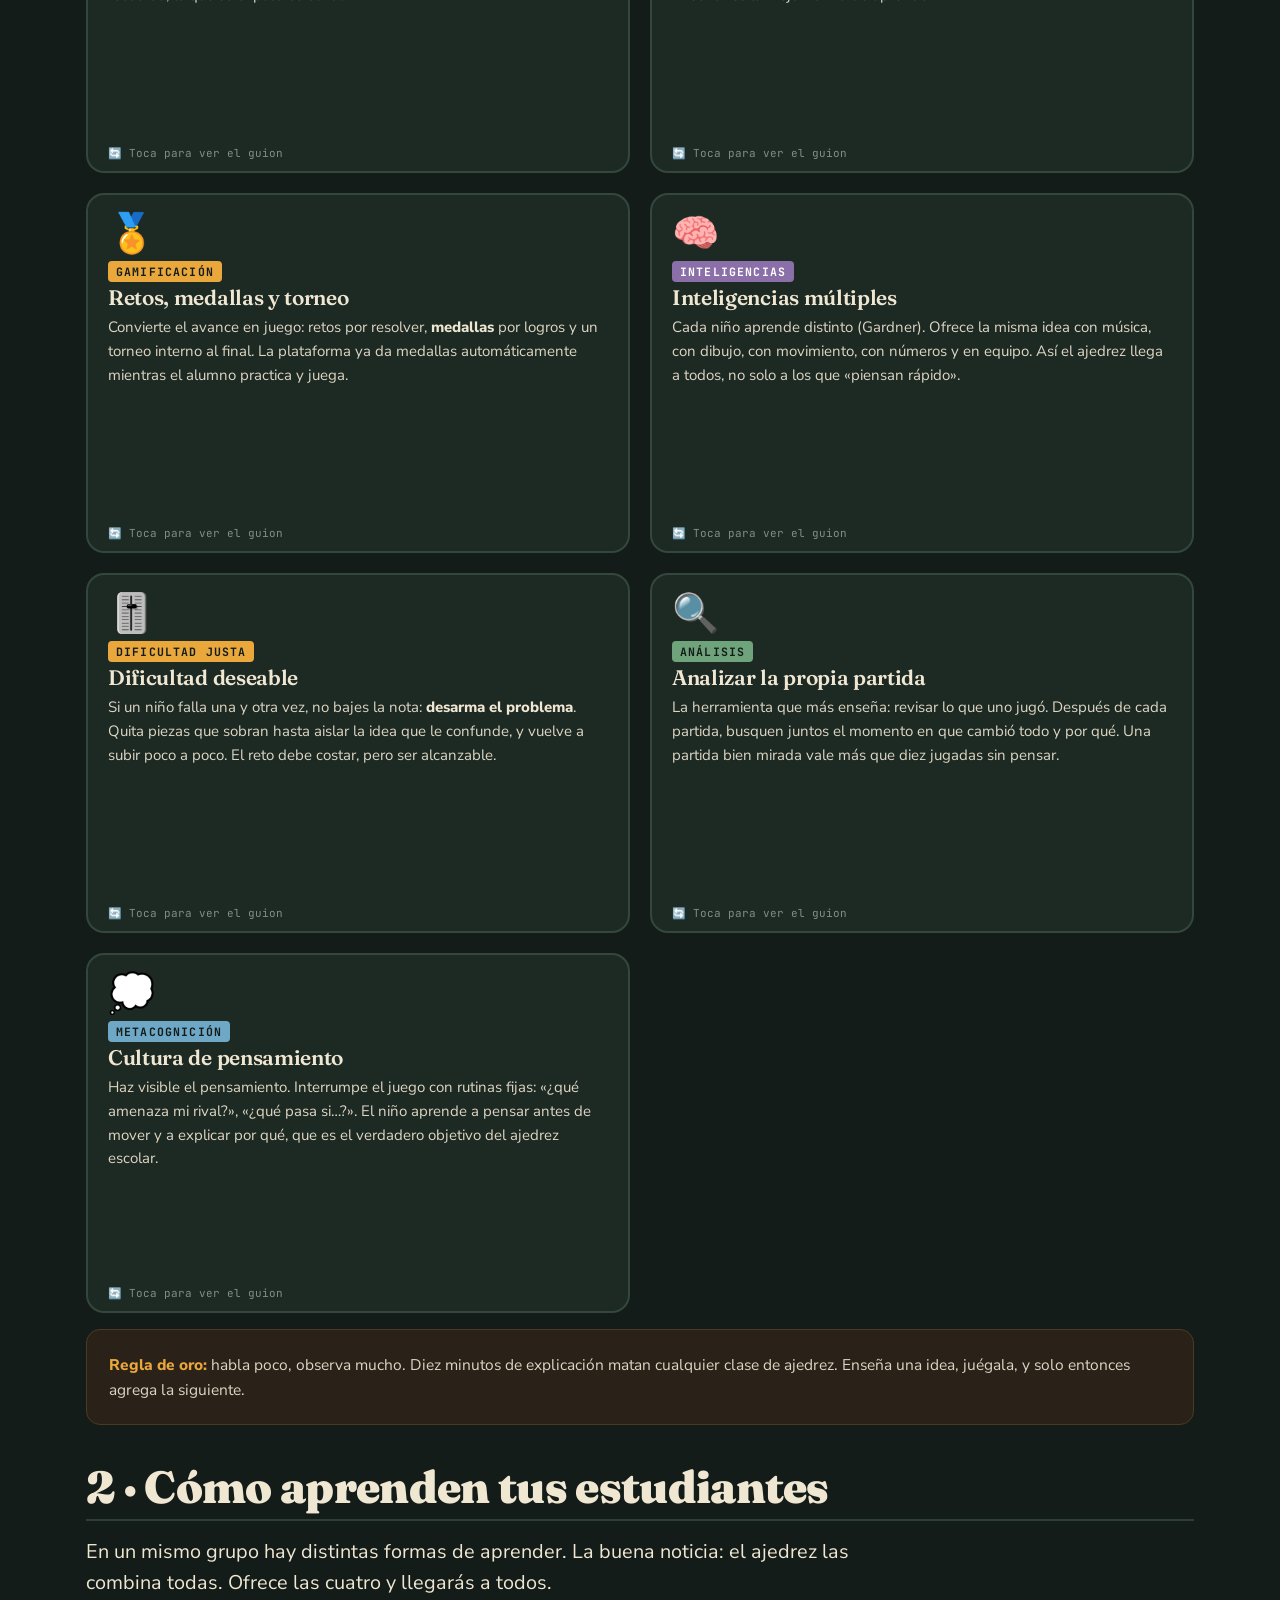
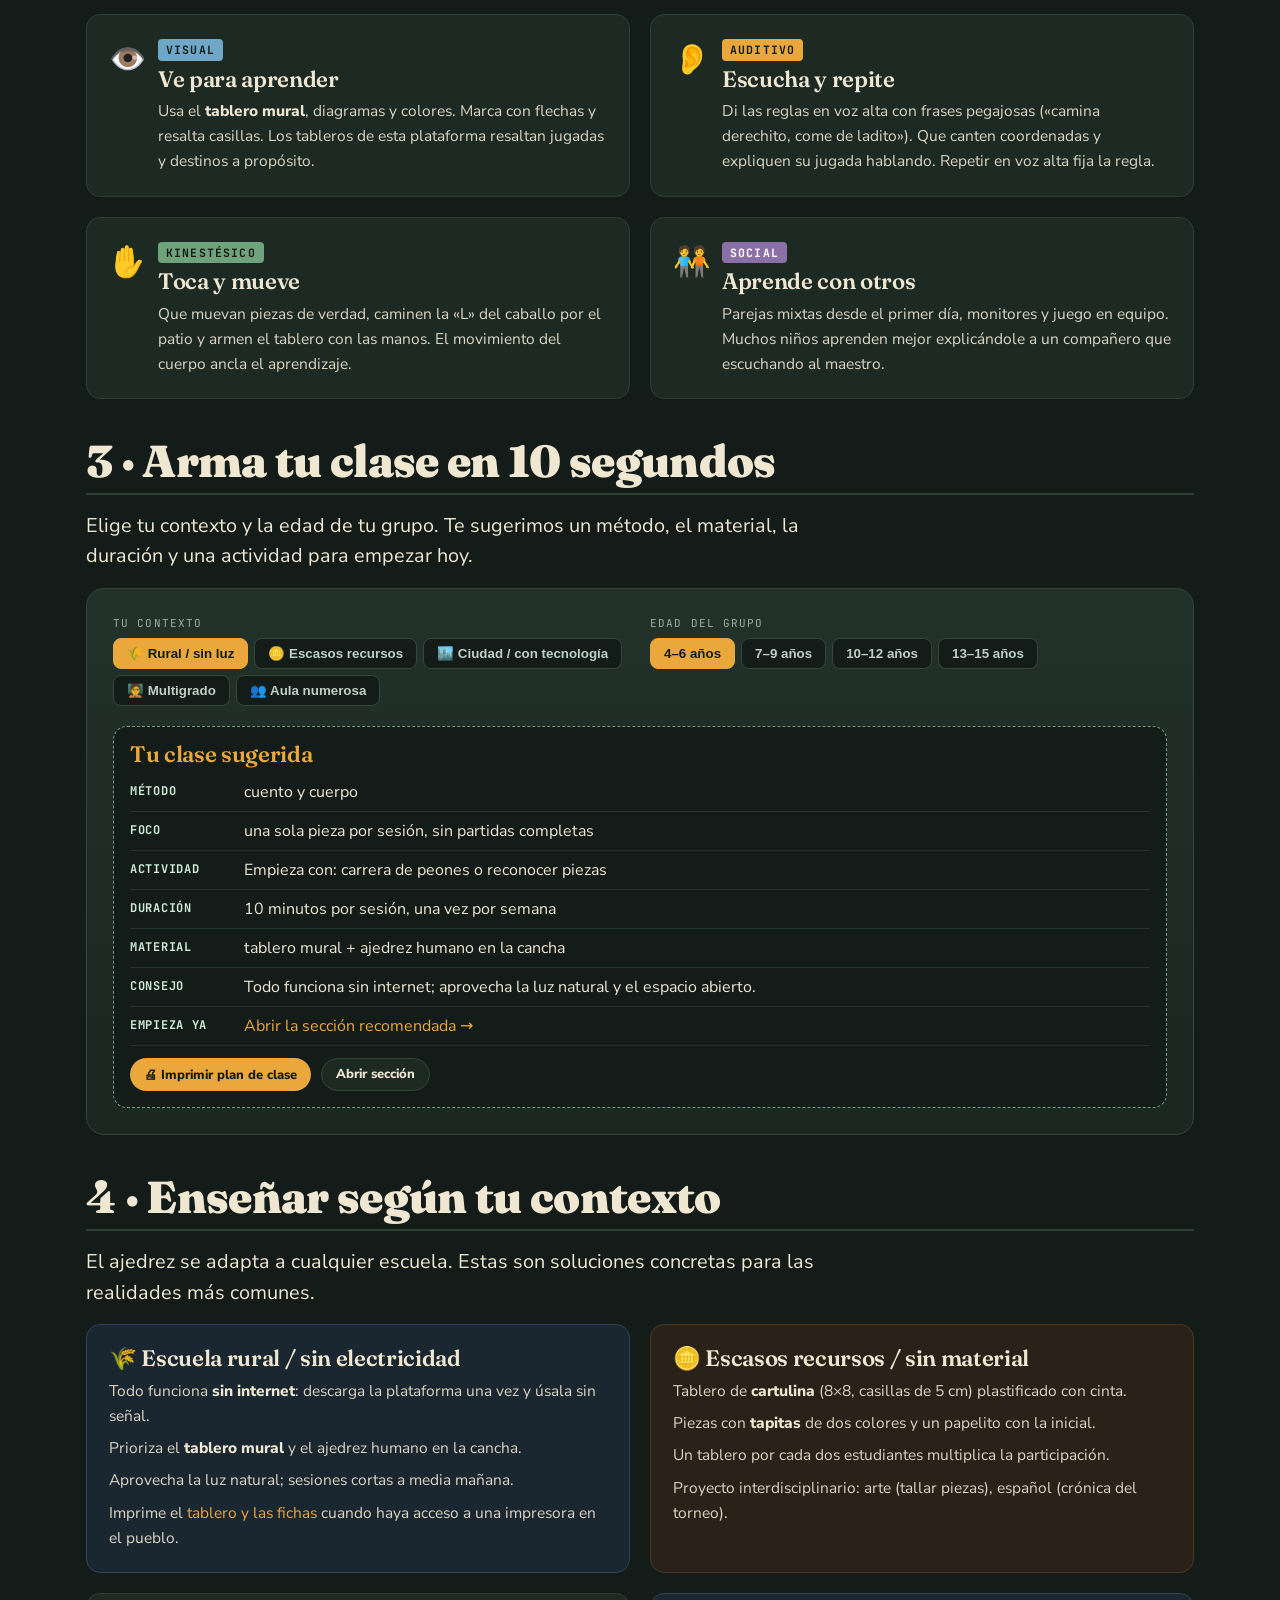
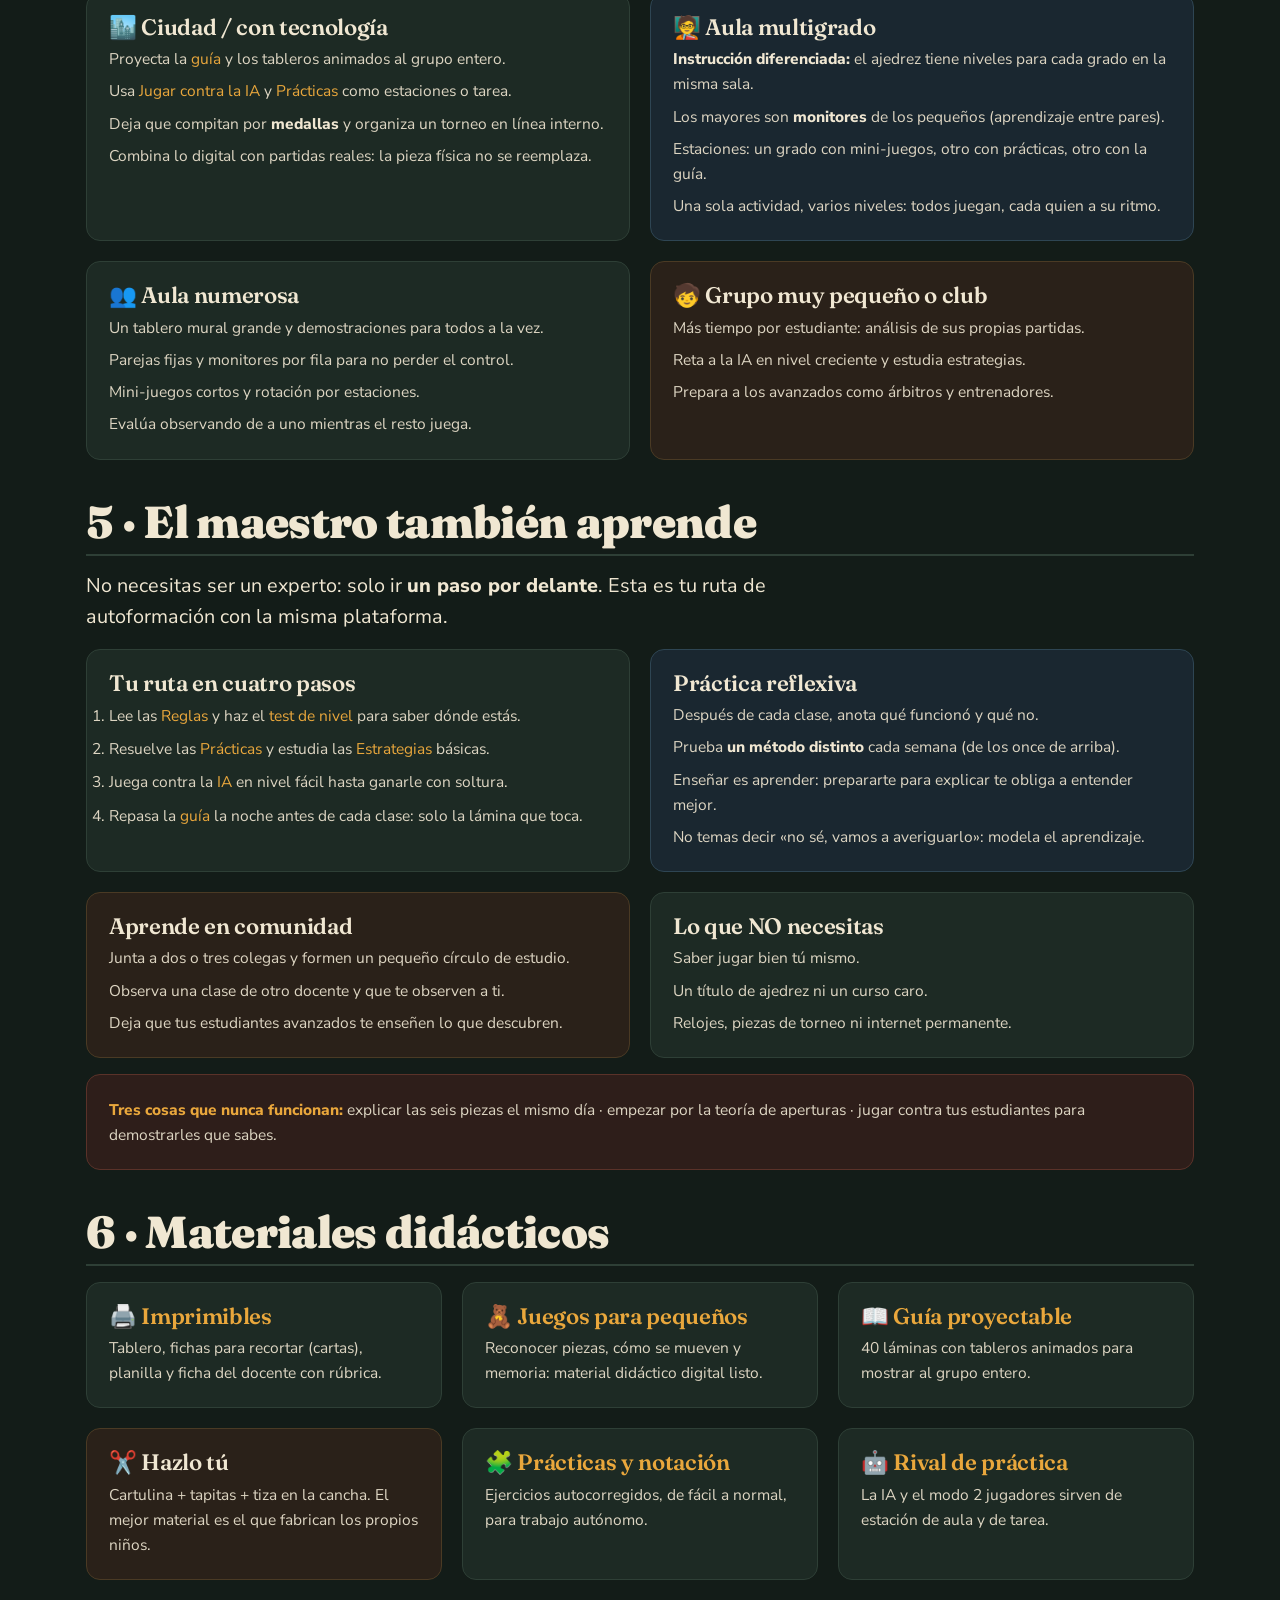
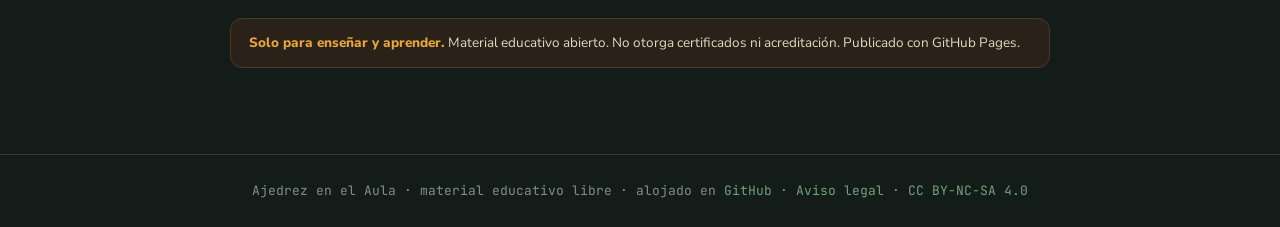
<file: pedagogia.html>
<!DOCTYPE html>
<html lang="es">
<head>
<meta charset="utf-8">
<meta name="viewport" content="width=device-width, initial-scale=1">
<title>Pedagogía · Ajedrez en el Aula</title>
<meta name="description" content="Cómo enseñar ajedrez de muchas maneras: métodos (pasos, cuento, mini-juegos, ajedrez humano, descubrimiento, pares), estilos de aprendizaje, y adaptaciones según el contexto (rural, escasos recursos, ciudad, multigrado). Con un planificador de clase y cómo se forma el propio maestro.">
<link rel="preconnect" href="https://fonts.googleapis.com">
<link rel="preconnect" href="https://fonts.gstatic.com" crossorigin>
<link href="https://fonts.googleapis.com/css2?family=Fraunces:opsz,wght@9..144,400;9..144,600;9..144,900&family=Nunito+Sans:wght@400;600;800&family=JetBrains+Mono:wght@400;700&display=swap" rel="stylesheet">
<link rel="stylesheet" href="assets/theme.css">
<style>
.toc{position:sticky;top:56px;display:flex;gap:8px;flex-wrap:wrap;background:rgba(19,28,24,.9);
  padding:10px 0;z-index:40;margin-bottom:10px;backdrop-filter:blur(8px)}
.toc a{font-family:var(--mono);font-size:12px;background:var(--tinta3);color:#CFEBD8;padding:6px 12px;border-radius:999px}
.toc a:hover{background:var(--selva);color:#fff;text-decoration:none}
.sec{scroll-margin-top:110px;margin-bottom:38px}
.sec h2{border-bottom:2px solid #2E3F36;padding-bottom:.2em}
.method{display:flex;gap:14px;align-items:flex-start}
.method .ic{font-size:34px;line-height:1;flex:none}
.vak .card{display:flex;gap:12px;align-items:flex-start}
.vak .ic{font-size:30px;flex:none}
/* planificador */
.planner{background:linear-gradient(180deg,#22312a,#1b2721);border:1px solid #33473C;border-radius:18px;
  padding:clamp(16px,3vw,26px)}
.planner .row{margin-bottom:14px}
.planner label{display:block;font-family:var(--mono);font-size:11px;letter-spacing:.1em;text-transform:uppercase;color:#9DAFA2;margin-bottom:6px}
.out{background:var(--tinta);border:1px dashed var(--selva-cl);border-radius:14px;padding:16px;margin-top:6px}
.out h3{color:var(--ambar)}
.out .line{display:flex;gap:10px;padding:7px 0;border-bottom:1px solid #24332b;align-items:flex-start}
.out .line:last-child{border-bottom:0}
.out .line b{min-width:104px;color:#CFEBD8;font-family:var(--mono);font-size:12px;text-transform:uppercase;letter-spacing:.06em;flex:none;padding-top:2px}
/* guiones (fallback si no hay JS) */
.guion{margin-top:10px;border-top:1px solid #2E3F36;padding-top:8px}
.guion summary{cursor:pointer;font-family:var(--mono);font-size:12px;letter-spacing:.06em;color:var(--ambar);list-style:none}
.guion summary::-webkit-details-marker{display:none}
.guion summary::before{content:'▸ '}
.guion[open] summary::before{content:'▾ '}
.guion summary:focus-visible{outline:2px solid var(--cielo);outline-offset:2px;border-radius:3px}
.guion ol{margin-top:8px}
.guion li{font-size:13.5px}
/* tarjetas de método que GIRAN para mostrar el guion completo */
.method-flip{min-height:360px}
.method-flip .flip-inner{min-height:360px}
.method-flip .flip-face{align-items:stretch;justify-content:flex-start;text-align:left;padding:20px 20px 34px;
  gap:0;overflow:auto}
.method-flip .flip-face .ic{font-size:38px;line-height:1;margin-bottom:8px}
.method-flip .flip-face .tag{align-self:flex-start}
.method-flip .flip-face h3{margin:.18em 0 .4em;font-size:21px}
.method-flip .flip-face .front-p{font-size:15px;line-height:1.58;margin:0}
.method-flip .flip-face.back{background:#2A2119;border-color:var(--ambar)}
.method-flip .flip-face.back h4{font-family:var(--mono);font-size:12.5px;letter-spacing:.06em;color:var(--ambar);
  text-transform:uppercase;margin:0 0 12px}
.method-flip .flip-face.back ol{margin:0;padding-left:1.35em;display:flex;flex-direction:column;gap:.62em}
.method-flip .flip-face.back li{font-size:15.5px;line-height:1.5;color:#EAF3EC}
.method-flip .flip-hint{position:absolute;bottom:9px;left:20px;right:20px;text-align:left;font-size:11px}
/* plan de clase imprimible */
#planPrint{display:none}
#planPrint{background:#fff;color:#111;padding:26px;font-family:var(--body)}
#planPrint *{color:#111}
#planPrint .pp-h{font-family:var(--disp);font-size:24px;text-align:center;margin-bottom:4px}
#planPrint .pp-meta{font-family:var(--mono);font-size:12px;text-align:center;margin-bottom:16px;color:#444}
#planPrint .pp-sec{margin-bottom:12px;padding-bottom:8px;border-bottom:1px solid #ddd}
#planPrint .pp-sec b{display:block;font-family:var(--mono);font-size:11px;letter-spacing:.08em;text-transform:uppercase;color:#666;margin-bottom:3px}
@media print{
  body.printing{background:#fff}
  body.printing>*{display:none !important}
  body.printing>#planPrint{display:block !important}
}
</style>
</head>
<body>
<nav class="nav"><div class="nav-in">
  <a class="brand" href="index.html">♞ Ajedrez <span>en el Aula</span></a>
  <a class="lnk" href="aprende.html">Aprende</a>
  <a class="lnk" href="guia.html">Guía</a>
  <a class="lnk on" href="pedagogia.html">Pedagogía</a>
  <a class="lnk" href="reglas.html">Reglas</a>
  <a class="lnk" href="practicas.html">Prácticas</a>
  <a class="lnk" href="estrategias.html">Estrategias</a>
  <a class="lnk" href="jugar.html">Jugar</a>
  <a class="lnk" href="ruta.html">Ruta</a>
  <a class="lnk" href="arbitraje.html">Árbitro</a>
  <a class="lnk" href="imprimibles.html">Imprimibles</a>
  <a class="lnk" href="nivel.html">Nivel</a>
</div></nav>

<div class="wrap">
  <div class="eyebrow">Pedagogía · para el maestro</div>
  <h1 data-en="Many ways<br>to teach chess">Muchas maneras<br>de enseñar ajedrez</h1>
  <p class="lead" style="margin:.6em 0 0">No hay una sola forma correcta. Cada grupo, cada edad y cada escuela es distinta. Aquí tienes métodos variados, cómo llegar a cada estilo de aprendizaje, cómo adaptarte a <strong>tu</strong> contexto, y cómo tú mismo, como maestro, puedes ir aprendiendo un paso por delante de tus estudiantes.</p>

  <div class="toc">
    <a href="#metodos">Métodos</a><a href="#estilos">Cómo aprenden</a>
    <a href="#planificador">Planifica tu clase</a><a href="#contexto">Según tu contexto</a>
    <a href="#maestro">El maestro aprende</a><a href="#materiales">Materiales</a>
  </div>

  <!-- 1 · MÉTODOS -->
  <div class="sec" id="metodos">
    <h2>1 · Once maneras de enseñar</h2>
    <p class="lead" style="margin:.3em 0 16px">Puedes combinarlas en la misma clase. Lo importante es <strong>enseñar una sola idea a la vez</strong> y dejar que los niños jueguen enseguida.</p>
    <div class="grid g2">
      <div class="card method"><div class="ic">🪜</div><div>
        <span class="tag">Por pasos</span><h3 style="margin:.3em 0">Método por pasos</h3>
        <p>Enseña de lo simple a lo complejo, un ladrillo sobre otro: primero el tablero, luego una pieza, su captura, y solo después la siguiente. Nadie avanza hasta dominar el paso anterior. Es la base del <a href="guia.html">plan de 12 clases</a>.</p>
        <details class="guion"><summary>Guion paso a paso</summary><ol>
          <li>Recuerda en un minuto lo del día anterior con una pregunta.</li>
          <li>Presenta <strong>una sola</strong> idea nueva en el tablero mural.</li>
          <li>Muéstrala 2–3 veces; que un niño la repita al frente.</li>
          <li>Todos la practican en parejas 10 minutos con esa sola idea.</li>
          <li>Cierra preguntando qué aprendieron; no avances si no la dominan.</li>
        </ol></details></div></div>
      <div class="card method"><div class="ic">📖</div><div>
        <span class="tag u">Cuento</span><h3 style="margin:.3em 0">Narración y personajes</h3>
        <p>Convierte cada pieza en un personaje: el rey abuelito, el caballo que salta la cerca, la torre-carro. La imaginación fija la memoria. Ideal para los más pequeños; empieza en <a href="aprende.html">Aprende jugando</a>.</p>
        <details class="guion"><summary>Guion paso a paso</summary><ol>
          <li>Reúnelos y di: «Les voy a presentar a…» y nombra al personaje.</li>
          <li>Cuenta cómo camina con un gesto («el caballito salta la cerca»).</li>
          <li>Actúa el movimiento con las manos o con el cuerpo.</li>
          <li>Que cada niño repita el cuento moviendo su pieza.</li>
          <li>Jueguen un mini-juego usando solo ese personaje.</li>
        </ol></details></div></div>
      <div class="card method"><div class="ic">🎯</div><div>
        <span class="tag g">Mini-juegos</span><h3 style="margin:.3em 0">Aprender jugando</h3>
        <p>Nunca empieces con una partida completa. Juegos de 3 minutos que enseñan una sola cosa: carrera de peones, duelo de torres, el caballo tragón. Resuélvelos también en <a href="practicas.html">Prácticas</a>.</p>
        <details class="guion"><summary>Guion paso a paso</summary><ol>
          <li>Explica la meta del juego en una sola frase.</li>
          <li>Muestra un ejemplo rápido en el tablero mural.</li>
          <li>Reparte por parejas y pon 3 minutos de reloj.</li>
          <li>Camina y observa; no corrijas cada jugada.</li>
          <li>Al terminar, pregunta qué descubrieron.</li>
        </ol></details></div></div>
      <div class="card method"><div class="ic">🤸</div><div>
        <span class="tag b">Cuerpo</span><h3 style="margin:.3em 0">Ajedrez humano y movimiento</h3>
        <p>Dibuja el tablero en la cancha con tiza; los niños son las piezas y caminan sus movimientos. El cuerpo aprende lo que la cabeza olvida. Perfecto para aniversarios y grupos inquietos.</p>
        <details class="guion"><summary>Guion paso a paso</summary><ol>
          <li>Traza un tablero 8×8 en el piso con tiza.</li>
          <li>Asigna una pieza a cada niño (con un cartel colgado).</li>
          <li>Dos «capitanes» dirigen las jugadas desde afuera.</li>
          <li>Cada pieza solo puede moverse como le corresponde.</li>
          <li>Al final, conversen qué se sintió ser esa pieza.</li>
        </ol></details></div></div>
      <div class="card method"><div class="ic">❓</div><div>
        <span class="tag">Descubrimiento</span><h3 style="margin:.3em 0">Preguntar antes de responder</h3>
        <p>En vez de explicar, pregunta: «¿qué crees que puede hacer el rey aquí?». Deja que lo descubran y que se corrijan entre ellos. Lo que se descubre se recuerda; lo que se explica se olvida.</p>
        <details class="guion"><summary>Guion paso a paso</summary><ol>
          <li>Plantea una posición y haz una pregunta abierta.</li>
          <li>Da tiempo en silencio para pensar; no respondas tú.</li>
          <li>Recoge varias respuestas sin decir cuál es la correcta.</li>
          <li>Que lo prueben en el tablero y comprueben solos.</li>
          <li>Ellos enuncian la regla con sus propias palabras.</li>
        </ol></details></div></div>
      <div class="card method"><div class="ic">🤝</div><div>
        <span class="tag g">Entre pares</span><h3 style="margin:.3em 0">Aprendizaje entre pares</h3>
        <p>Los que saben más enseñan a los que empiezan. Nombra <strong>monitores</strong> (y monitoras). Un estudiante de 9.° puede guiar una mesa de primaria. Enseñar es la mejor forma de aprender.</p>
        <details class="guion"><summary>Guion paso a paso</summary><ol>
          <li>Identifica a quienes ya dominan la idea del día.</li>
          <li>Nómbralos monitores y dales una instrucción clara.</li>
          <li>Empareja cada monitor con uno o dos que empiezan.</li>
          <li>El monitor enseña; tú supervisas y apoyas.</li>
          <li>Rota los monitores para que todos enseñen alguna vez.</li>
        </ol></details></div></div>
      <div class="card method"><div class="ic">🏅</div><div>
        <span class="tag">Gamificación</span><h3 style="margin:.3em 0">Retos, medallas y torneo</h3>
        <p>Convierte el avance en juego: retos por resolver, <strong>medallas</strong> por logros y un torneo interno al final. La plataforma ya da medallas automáticamente mientras el alumno practica y juega.</p>
        <details class="guion"><summary>Guion paso a paso</summary><ol>
          <li>Fija una meta visible: el «reto del día» o una medalla.</li>
          <li>Explica cómo se gana con una regla clara y justa.</li>
          <li>Deja que intenten y celebra cada pequeño logro.</li>
          <li>Lleva un marcador visible del progreso del grupo.</li>
          <li>Cierra con un mini-torneo o desafío final.</li>
        </ol></details></div></div>
      <div class="card method"><div class="ic">🧠</div><div>
        <span class="tag u">Inteligencias</span><h3 style="margin:.3em 0">Inteligencias múltiples</h3>
        <p>Cada niño aprende distinto (Gardner). Ofrece la misma idea con música, con dibujo, con movimiento, con números y en equipo. Así el ajedrez llega a todos, no solo a los que «piensan rápido».</p>
        <details class="guion"><summary>Guion paso a paso</summary><ol>
          <li>Elige la idea del día (por ejemplo, la torre).</li>
          <li>Preséntala de tres formas: una canción, un dibujo y un juego con el cuerpo.</li>
          <li>Deja que cada niño la trabaje por donde se sienta más cómodo.</li>
          <li>Junta a los que la entendieron distinto para que se expliquen.</li>
          <li>Cierra con una sola pregunta que todos respondan a su manera.</li>
        </ol></details></div></div>
      <div class="card method"><div class="ic">🎚️</div><div>
        <span class="tag">Dificultad justa</span><h3 style="margin:.3em 0">Dificultad deseable</h3>
        <p>Si un niño falla una y otra vez, no bajes la nota: <strong>desarma el problema</strong>. Quita piezas que sobran hasta aislar la idea que le confunde, y vuelve a subir poco a poco. El reto debe costar, pero ser alcanzable.</p>
        <details class="guion"><summary>Guion paso a paso</summary><ol>
          <li>Observa exactamente dónde se traba el estudiante.</li>
          <li>Quita del tablero todo lo que no sea esencial para esa idea.</li>
          <li>Que resuelva la versión mínima hasta lograrlo solo.</li>
          <li>Agrega una pieza y repite; sube la dificultad de a poco.</li>
          <li>Cuando lo logra completo, celebra el esfuerzo, no el talento.</li>
        </ol></details></div></div>
      <div class="card method"><div class="ic">🔍</div><div>
        <span class="tag g">Análisis</span><h3 style="margin:.3em 0">Analizar la propia partida</h3>
        <p>La herramienta que más enseña: revisar lo que uno jugó. Después de cada partida, busquen juntos el momento en que cambió todo y por qué. Una partida bien mirada vale más que diez jugadas sin pensar.</p>
        <details class="guion"><summary>Guion paso a paso</summary><ol>
          <li>Al terminar, los dos rivales rearman la partida de memoria.</li>
          <li>Pregunta: «¿en qué jugada crees que cambió la partida?».</li>
          <li>Vuelvan a esa posición y busquen una jugada mejor.</li>
          <li>Nombra el error como idea, no como culpa («dejaste el peón sin defender»).</li>
          <li>Escriban una cosa que harán distinto la próxima vez.</li>
        </ol></details></div></div>
      <div class="card method"><div class="ic">💭</div><div>
        <span class="tag b">Metacognición</span><h3 style="margin:.3em 0">Cultura de pensamiento</h3>
        <p>Haz visible el pensamiento. Interrumpe el juego con rutinas fijas: «¿qué amenaza mi rival?», «¿qué pasa si…?». El niño aprende a pensar antes de mover y a explicar por qué, que es el verdadero objetivo del ajedrez escolar.</p>
        <details class="guion"><summary>Guion paso a paso</summary><ol>
          <li>Antes de cada jugada, todos se preguntan: «¿qué quiere el rival?».</li>
          <li>Que digan en voz alta su plan antes de tocar la pieza.</li>
          <li>Usa la rutina «veo, pienso, me pregunto» con una posición.</li>
          <li>Nadie mueve sin poder explicar por qué.</li>
          <li>Cierra preguntando qué aprendieron sobre su forma de pensar.</li>
        </ol></details></div></div>
    </div>
    <div class="card warm" style="margin-top:16px"><p><em class="k" style="font-style:normal;color:var(--ambar);font-weight:800">Regla de oro:</em> habla poco, observa mucho. Diez minutos de explicación matan cualquier clase de ajedrez. Enseña una idea, juégala, y solo entonces agrega la siguiente.</p></div>
  </div>

  <!-- 2 · ESTILOS -->
  <div class="sec vak" id="estilos">
    <h2>2 · Cómo aprenden tus estudiantes</h2>
    <p class="lead" style="margin:.3em 0 16px">En un mismo grupo hay distintas formas de aprender. La buena noticia: el ajedrez las combina todas. Ofrece las cuatro y llegarás a todos.</p>
    <div class="grid g2">
      <div class="card"><div style="display:flex;gap:12px"><div class="ic">👁️</div><div>
        <span class="tag b">Visual</span><h3 style="margin:.3em 0">Ve para aprender</h3>
        <p>Usa el <strong>tablero mural</strong>, diagramas y colores. Marca con flechas y resalta casillas. Los tableros de esta plataforma resaltan jugadas y destinos a propósito.</p></div></div></div>
      <div class="card"><div style="display:flex;gap:12px"><div class="ic">👂</div><div>
        <span class="tag">Auditivo</span><h3 style="margin:.3em 0">Escucha y repite</h3>
        <p>Di las reglas en voz alta con frases pegajosas («camina derechito, come de ladito»). Que canten coordenadas y expliquen su jugada hablando. Repetir en voz alta fija la regla.</p></div></div></div>
      <div class="card"><div style="display:flex;gap:12px"><div class="ic">✋</div><div>
        <span class="tag g">Kinestésico</span><h3 style="margin:.3em 0">Toca y mueve</h3>
        <p>Que muevan piezas de verdad, caminen la «L» del caballo por el patio y armen el tablero con las manos. El movimiento del cuerpo ancla el aprendizaje.</p></div></div></div>
      <div class="card"><div style="display:flex;gap:12px"><div class="ic">🧑‍🤝‍🧑</div><div>
        <span class="tag u">Social</span><h3 style="margin:.3em 0">Aprende con otros</h3>
        <p>Parejas mixtas desde el primer día, monitores y juego en equipo. Muchos niños aprenden mejor explicándole a un compañero que escuchando al maestro.</p></div></div></div>
    </div>
  </div>

  <!-- 3 · PLANIFICADOR -->
  <div class="sec" id="planificador">
    <h2>3 · Arma tu clase en 10 segundos</h2>
    <p class="lead" style="margin:.3em 0 16px">Elige tu contexto y la edad de tu grupo. Te sugerimos un método, el material, la duración y una actividad para empezar hoy.</p>
    <div class="planner">
      <div class="grid g2">
        <div class="row">
          <label>Tu contexto</label>
          <div class="seg" id="ctx">
            <button data-v="rural" class="on">🌾 Rural / sin luz</button>
            <button data-v="escaso">🪙 Escasos recursos</button>
            <button data-v="ciudad">🏙️ Ciudad / con tecnología</button>
            <button data-v="multigrado">🧑‍🏫 Multigrado</button>
            <button data-v="numerosa">👥 Aula numerosa</button>
          </div>
        </div>
        <div class="row">
          <label>Edad del grupo</label>
          <div class="seg" id="edad">
            <button data-v="46" class="on">4–6 años</button>
            <button data-v="79">7–9 años</button>
            <button data-v="1012">10–12 años</button>
            <button data-v="1315">13–15 años</button>
          </div>
        </div>
      </div>
      <div class="out" id="plan" aria-live="polite"></div>
    </div>
  </div>

  <!-- 4 · CONTEXTO -->
  <div class="sec" id="contexto">
    <h2>4 · Enseñar según tu contexto</h2>
    <p class="lead" style="margin:.3em 0 16px">El ajedrez se adapta a cualquier escuela. Estas son soluciones concretas para las realidades más comunes.</p>
    <div class="grid g2">
      <div class="card cool"><h3>🌾 Escuela rural / sin electricidad</h3>
        <ul style="list-style:none;display:flex;flex-direction:column;gap:.45em;margin-top:.4em">
          <li>Todo funciona <strong>sin internet</strong>: descarga la plataforma una vez y úsala sin señal.</li>
          <li>Prioriza el <strong>tablero mural</strong> y el ajedrez humano en la cancha.</li>
          <li>Aprovecha la luz natural; sesiones cortas a media mañana.</li>
          <li>Imprime el <a href="imprimibles.html">tablero y las fichas</a> cuando haya acceso a una impresora en el pueblo.</li>
        </ul></div>
      <div class="card warm"><h3>🪙 Escasos recursos / sin material</h3>
        <ul style="list-style:none;display:flex;flex-direction:column;gap:.45em;margin-top:.4em">
          <li>Tablero de <strong>cartulina</strong> (8×8, casillas de 5 cm) plastificado con cinta.</li>
          <li>Piezas con <strong>tapitas</strong> de dos colores y un papelito con la inicial.</li>
          <li>Un tablero por cada dos estudiantes multiplica la participación.</li>
          <li>Proyecto interdisciplinario: arte (tallar piezas), español (crónica del torneo).</li>
        </ul></div>
      <div class="card"><h3>🏙️ Ciudad / con tecnología</h3>
        <ul style="list-style:none;display:flex;flex-direction:column;gap:.45em;margin-top:.4em">
          <li>Proyecta la <a href="guia.html">guía</a> y los tableros animados al grupo entero.</li>
          <li>Usa <a href="jugar.html">Jugar contra la IA</a> y <a href="practicas.html">Prácticas</a> como estaciones o tarea.</li>
          <li>Deja que compitan por <strong>medallas</strong> y organiza un torneo en línea interno.</li>
          <li>Combina lo digital con partidas reales: la pieza física no se reemplaza.</li>
        </ul></div>
      <div class="card cool"><h3>🧑‍🏫 Aula multigrado</h3>
        <ul style="list-style:none;display:flex;flex-direction:column;gap:.45em;margin-top:.4em">
          <li><strong>Instrucción diferenciada:</strong> el ajedrez tiene niveles para cada grado en la misma sala.</li>
          <li>Los mayores son <strong>monitores</strong> de los pequeños (aprendizaje entre pares).</li>
          <li>Estaciones: un grado con mini-juegos, otro con prácticas, otro con la guía.</li>
          <li>Una sola actividad, varios niveles: todos juegan, cada quien a su ritmo.</li>
        </ul></div>
      <div class="card"><h3>👥 Aula numerosa</h3>
        <ul style="list-style:none;display:flex;flex-direction:column;gap:.45em;margin-top:.4em">
          <li>Un tablero mural grande y demostraciones para todos a la vez.</li>
          <li>Parejas fijas y monitores por fila para no perder el control.</li>
          <li>Mini-juegos cortos y rotación por estaciones.</li>
          <li>Evalúa observando de a uno mientras el resto juega.</li>
        </ul></div>
      <div class="card warm"><h3>🧒 Grupo muy pequeño o club</h3>
        <ul style="list-style:none;display:flex;flex-direction:column;gap:.45em;margin-top:.4em">
          <li>Más tiempo por estudiante: análisis de sus propias partidas.</li>
          <li>Reta a la IA en nivel creciente y estudia estrategias.</li>
          <li>Prepara a los avanzados como árbitros y entrenadores.</li>
        </ul></div>
    </div>
  </div>

  <!-- 5 · EL MAESTRO APRENDE -->
  <div class="sec" id="maestro">
    <h2>5 · El maestro también aprende</h2>
    <p class="lead" style="margin:.3em 0 16px">No necesitas ser un experto: solo ir <strong>un paso por delante</strong>. Esta es tu ruta de autoformación con la misma plataforma.</p>
    <div class="grid g2">
      <div class="card">
        <h3>Tu ruta en cuatro pasos</h3>
        <ol style="margin-top:.5em;display:flex;flex-direction:column;gap:.5em">
          <li>Lee las <a href="reglas.html">Reglas</a> y haz el <a href="nivel.html">test de nivel</a> para saber dónde estás.</li>
          <li>Resuelve las <a href="practicas.html">Prácticas</a> y estudia las <a href="estrategias.html">Estrategias</a> básicas.</li>
          <li>Juega contra la <a href="jugar.html">IA</a> en nivel fácil hasta ganarle con soltura.</li>
          <li>Repasa la <a href="guia.html">guía</a> la noche antes de cada clase: solo la lámina que toca.</li>
        </ol>
      </div>
      <div class="card cool">
        <h3>Práctica reflexiva</h3>
        <ul style="list-style:none;display:flex;flex-direction:column;gap:.45em;margin-top:.4em">
          <li>Después de cada clase, anota qué funcionó y qué no.</li>
          <li>Prueba <strong>un método distinto</strong> cada semana (de los once de arriba).</li>
          <li>Enseñar es aprender: prepararte para explicar te obliga a entender mejor.</li>
          <li>No temas decir «no sé, vamos a averiguarlo»: modela el aprendizaje.</li>
        </ul>
      </div>
      <div class="card warm">
        <h3>Aprende en comunidad</h3>
        <ul style="list-style:none;display:flex;flex-direction:column;gap:.45em;margin-top:.4em">
          <li>Junta a dos o tres colegas y formen un pequeño círculo de estudio.</li>
          <li>Observa una clase de otro docente y que te observen a ti.</li>
          <li>Deja que tus estudiantes avanzados te enseñen lo que descubren.</li>
        </ul>
      </div>
      <div class="card">
        <h3>Lo que NO necesitas</h3>
        <ul style="list-style:none;display:flex;flex-direction:column;gap:.45em;margin-top:.4em">
          <li>Saber jugar bien tú mismo.</li>
          <li>Un título de ajedrez ni un curso caro.</li>
          <li>Relojes, piezas de torneo ni internet permanente.</li>
        </ul>
      </div>
    </div>
    <div class="card hot" style="margin-top:16px"><p><em class="k" style="font-style:normal;color:var(--ambar);font-weight:800">Tres cosas que nunca funcionan:</em> explicar las seis piezas el mismo día · empezar por la teoría de aperturas · jugar contra tus estudiantes para demostrarles que sabes.</p></div>
  </div>

  <!-- 6 · MATERIALES -->
  <div class="sec" id="materiales">
    <h2>6 · Materiales didácticos</h2>
    <div class="grid g3">
      <a class="card" href="imprimibles.html"><h3>🖨️ Imprimibles</h3><p>Tablero, fichas para recortar (cartas), planilla y ficha del docente con rúbrica.</p></a>
      <a class="card" href="aprende.html"><h3>🧸 Juegos para pequeños</h3><p>Reconocer piezas, cómo se mueven y memoria: material didáctico digital listo.</p></a>
      <a class="card" href="guia.html"><h3>📖 Guía proyectable</h3><p>40 láminas con tableros animados para mostrar al grupo entero.</p></a>
      <div class="card warm"><h3>✂️ Hazlo tú</h3><p>Cartulina + tapitas + tiza en la cancha. El mejor material es el que fabrican los propios niños.</p></div>
      <a class="card" href="practicas.html"><h3>🧩 Prácticas y notación</h3><p>Ejercicios autocorregidos, de fácil a normal, para trabajo autónomo.</p></a>
      <a class="card" href="jugar.html"><h3>🤖 Rival de práctica</h3><p>La IA y el modo 2 jugadores sirven de estación de aula y de tarea.</p></a>
    </div>
  </div>

  <div class="disclaimer" style="margin-top:10px">
    <strong>Solo para enseñar y aprender.</strong> Material educativo abierto. No otorga certificados ni acreditación. Publicado con GitHub Pages.
  </div>
</div>

<div class="foot">Ajedrez en el Aula · material educativo libre · alojado en <a href="https://github.com/elmerantonio/ajedrez-aula">GitHub</a></div>

<script>
window.PAGE_I18N={
  __title:'Pedagogy · Chess in the Classroom',
  'Pedagogía · para el maestro':'Pedagogy · for the teacher',
  'No hay una sola forma correcta. Cada grupo, cada edad y cada escuela es distinta. Aquí tienes métodos variados, cómo llegar a cada estilo de aprendizaje, cómo adaptarte a tu contexto, y cómo tú mismo, como maestro, puedes ir aprendiendo un paso por delante de tus estudiantes.':
    'There is no single right way. Every group, every age and every school is different. Here you have varied methods, how to reach each learning style, how to adapt to <strong>your</strong> context, and how you yourself, as a teacher, can keep learning one step ahead of your students.',
  'Métodos':'Methods','Cómo aprenden':'How they learn','Planifica tu clase':'Plan your class',
  'Según tu contexto':'By your context','El maestro aprende':'The teacher learns','Materiales':'Materials',
  '1 · Once maneras de enseñar':'1 · Eleven ways to teach',
  'Puedes combinarlas en la misma clase. Lo importante es enseñar una sola idea a la vez y dejar que los niños jueguen enseguida.':
    'You can combine them in the same class. What matters is <strong>teaching one idea at a time</strong> and letting the children play right away.',
  // ---- métodos: frente ----
  'Por pasos':'Step by step','Método por pasos':'Step-by-step method',
  'Enseña de lo simple a lo complejo, un ladrillo sobre otro: primero el tablero, luego una pieza, su captura, y solo después la siguiente. Nadie avanza hasta dominar el paso anterior. Es la base del plan de 12 clases.':
    'Teach from simple to complex, one brick on another: first the board, then a piece, its capture, and only then the next. No one advances until they master the previous step. It\'s the basis of the <a href="guia.html">12-lesson plan</a>.',
  'Cuento':'Story','Narración y personajes':'Storytelling and characters',
  'Convierte cada pieza en un personaje: el rey abuelito, el caballo que salta la cerca, la torre-carro. La imaginación fija la memoria. Ideal para los más pequeños; empieza en Aprende jugando.':
    'Turn each piece into a character: grandpa king, the knight that jumps the fence, the rook-cart. Imagination fixes memory. Ideal for the youngest; start in <a href="aprende.html">Learn by playing</a>.',
  'Mini-juegos':'Mini-games','Aprender jugando':'Learning by playing',
  'Nunca empieces con una partida completa. Juegos de 3 minutos que enseñan una sola cosa: carrera de peones, duelo de torres, el caballo tragón. Resuélvelos también en Prácticas.':
    'Never start with a full game. 3-minute games that teach one single thing: pawn race, rook duel, the greedy knight. Solve them too in <a href="practicas.html">Practice</a>.',
  'Cuerpo':'Body','Ajedrez humano y movimiento':'Human chess and movement',
  'Dibuja el tablero en la cancha con tiza; los niños son las piezas y caminan sus movimientos. El cuerpo aprende lo que la cabeza olvida. Perfecto para aniversarios y grupos inquietos.':
    'Draw the board on the yard with chalk; the children are the pieces and walk their moves. The body learns what the head forgets. Perfect for special days and restless groups.',
  'Descubrimiento':'Discovery','Preguntar antes de responder':'Ask before answering',
  'En vez de explicar, pregunta: «¿qué crees que puede hacer el rey aquí?». Deja que lo descubran y que se corrijan entre ellos. Lo que se descubre se recuerda; lo que se explica se olvida.':
    'Instead of explaining, ask: «what do you think the king can do here?». Let them discover it and correct each other. What is discovered is remembered; what is explained is forgotten.',
  'Entre pares':'Peer to peer','Aprendizaje entre pares':'Peer learning',
  'Los que saben más enseñan a los que empiezan. Nombra monitores (y monitoras). Un estudiante de 9.° puede guiar una mesa de primaria. Enseñar es la mejor forma de aprender.':
    'Those who know more teach those starting out. Appoint <strong>monitors</strong>. A 9th-grader can guide a primary table. Teaching is the best way to learn.',
  'Gamificación':'Gamification','Retos, medallas y torneo':'Challenges, badges and tournament',
  'Convierte el avance en juego: retos por resolver, medallas por logros y un torneo interno al final. La plataforma ya da medallas automáticamente mientras el alumno practica y juega.':
    'Turn progress into a game: challenges to solve, <strong>badges</strong> for achievements and an internal tournament at the end. The platform already awards badges automatically as the student practices and plays.',
  'Inteligencias':'Intelligences','Inteligencias múltiples':'Multiple intelligences',
  'Cada niño aprende distinto (Gardner). Ofrece la misma idea con música, con dibujo, con movimiento, con números y en equipo. Así el ajedrez llega a todos, no solo a los que «piensan rápido».':
    'Each child learns differently (Gardner). Offer the same idea with music, drawing, movement, numbers and teamwork. That way chess reaches everyone, not just those who «think fast».',
  'Dificultad justa':'Fair difficulty','Dificultad deseable':'Desirable difficulty',
  'Si un niño falla una y otra vez, no bajes la nota: desarma el problema. Quita piezas que sobran hasta aislar la idea que le confunde, y vuelve a subir poco a poco. El reto debe costar, pero ser alcanzable.':
    'If a child fails again and again, don\'t lower the grade: <strong>take the problem apart</strong>. Remove extra pieces until you isolate the idea that confuses them, then build back up little by little. The challenge should cost effort, but be reachable.',
  'Análisis':'Analysis','Analizar la propia partida':'Analyzing your own game',
  'La herramienta que más enseña: revisar lo que uno jugó. Después de cada partida, busquen juntos el momento en que cambió todo y por qué. Una partida bien mirada vale más que diez jugadas sin pensar.':
    'The tool that teaches most: reviewing what you played. After each game, look together for the moment when everything changed and why. One game well reviewed is worth more than ten thoughtless moves.',
  'Metacognición':'Metacognition','Cultura de pensamiento':'Thinking culture',
  'Haz visible el pensamiento. Interrumpe el juego con rutinas fijas: «¿qué amenaza mi rival?», «¿qué pasa si…?». El niño aprende a pensar antes de mover y a explicar por qué, que es el verdadero objetivo del ajedrez escolar.':
    'Make thinking visible. Interrupt the game with fixed routines: «what is my opponent threatening?», «what if…?». The child learns to think before moving and to explain why, which is the real goal of school chess.',
  // ---- guion "toca para ver el guion" y "volver" ----
  'Guion paso a paso':'Step-by-step script',
  'Toca para ver el guion':'Tap to see the script','Toca para volver':'Tap to go back',
  'toca para ver el guion paso a paso':'tap to see the step-by-step script',
  // ---- métodos: pasos (li) ----
  'Recuerda en un minuto lo del día anterior con una pregunta.':'Recall the previous day in one minute with a question.',
  'Presenta una sola idea nueva en el tablero mural.':'Present <strong>one single</strong> new idea on the wall board.',
  'Muéstrala 2–3 veces; que un niño la repita al frente.':'Show it 2–3 times; have a child repeat it in front.',
  'Todos la practican en parejas 10 minutos con esa sola idea.':'Everyone practices it in pairs for 10 minutes with that one idea.',
  'Cierra preguntando qué aprendieron; no avances si no la dominan.':'Close by asking what they learned; don\'t advance if they haven\'t mastered it.',
  'Reúnelos y di: «Les voy a presentar a…» y nombra al personaje.':'Gather them and say: «Let me introduce you to…» and name the character.',
  'Cuenta cómo camina con un gesto («el caballito salta la cerca»).':'Tell how it walks with a gesture («the little knight jumps the fence»).',
  'Actúa el movimiento con las manos o con el cuerpo.':'Act out the move with your hands or your body.',
  'Que cada niño repita el cuento moviendo su pieza.':'Have each child repeat the story by moving their piece.',
  'Jueguen un mini-juego usando solo ese personaje.':'Play a mini-game using only that character.',
  'Explica la meta del juego en una sola frase.':'Explain the goal of the game in a single sentence.',
  'Muestra un ejemplo rápido en el tablero mural.':'Show a quick example on the wall board.',
  'Reparte por parejas y pon 3 minutos de reloj.':'Split into pairs and set 3 minutes on the clock.',
  'Camina y observa; no corrijas cada jugada.':'Walk around and observe; don\'t correct every move.',
  'Al terminar, pregunta qué descubrieron.':'When done, ask what they discovered.',
  'Traza un tablero 8×8 en el piso con tiza.':'Draw an 8×8 board on the floor with chalk.',
  'Asigna una pieza a cada niño (con un cartel colgado).':'Assign a piece to each child (with a hanging sign).',
  'Dos «capitanes» dirigen las jugadas desde afuera.':'Two «captains» direct the moves from outside.',
  'Cada pieza solo puede moverse como le corresponde.':'Each piece can only move as it should.',
  'Al final, conversen qué se sintió ser esa pieza.':'At the end, talk about how it felt to be that piece.',
  'Plantea una posición y haz una pregunta abierta.':'Set up a position and ask an open question.',
  'Da tiempo en silencio para pensar; no respondas tú.':'Give silent time to think; don\'t answer yourself.',
  'Recoge varias respuestas sin decir cuál es la correcta.':'Collect several answers without saying which is right.',
  'Que lo prueben en el tablero y comprueben solos.':'Have them try it on the board and check for themselves.',
  'Ellos enuncian la regla con sus propias palabras.':'They state the rule in their own words.',
  'Identifica a quienes ya dominan la idea del día.':'Identify those who already master the day\'s idea.',
  'Nómbralos monitores y dales una instrucción clara.':'Name them monitors and give them a clear instruction.',
  'Empareja cada monitor con uno o dos que empiezan.':'Pair each monitor with one or two beginners.',
  'El monitor enseña; tú supervisas y apoyas.':'The monitor teaches; you supervise and support.',
  'Rota los monitores para que todos enseñen alguna vez.':'Rotate the monitors so everyone teaches at some point.',
  'Fija una meta visible: el «reto del día» o una medalla.':'Set a visible goal: the «challenge of the day» or a badge.',
  'Explica cómo se gana con una regla clara y justa.':'Explain how to win with a clear, fair rule.',
  'Deja que intenten y celebra cada pequeño logro.':'Let them try and celebrate every small achievement.',
  'Lleva un marcador visible del progreso del grupo.':'Keep a visible scoreboard of the group\'s progress.',
  'Cierra con un mini-torneo o desafío final.':'Close with a mini-tournament or final challenge.',
  'Elige la idea del día (por ejemplo, la torre).':'Choose the idea of the day (for example, the rook).',
  'Preséntala de tres formas: una canción, un dibujo y un juego con el cuerpo.':'Present it three ways: a song, a drawing and a game with the body.',
  'Deja que cada niño la trabaje por donde se sienta más cómodo.':'Let each child work on it however they feel most comfortable.',
  'Junta a los que la entendieron distinto para que se expliquen.':'Bring together those who understood it differently so they explain to each other.',
  'Cierra con una sola pregunta que todos respondan a su manera.':'Close with one question everyone answers in their own way.',
  'Observa exactamente dónde se traba el estudiante.':'Watch exactly where the student gets stuck.',
  'Quita del tablero todo lo que no sea esencial para esa idea.':'Remove from the board everything not essential to that idea.',
  'Que resuelva la versión mínima hasta lograrlo solo.':'Have them solve the minimal version until they do it alone.',
  'Agrega una pieza y repite; sube la dificultad de a poco.':'Add a piece and repeat; raise the difficulty little by little.',
  'Cuando lo logra completo, celebra el esfuerzo, no el talento.':'When they do the whole thing, praise the effort, not the talent.',
  'Al terminar, los dos rivales rearman la partida de memoria.':'When done, both players rebuild the game from memory.',
  'Pregunta: «¿en qué jugada crees que cambió la partida?».':'Ask: «on which move do you think the game changed?».',
  'Vuelvan a esa posición y busquen una jugada mejor.':'Go back to that position and look for a better move.',
  'Nombra el error como idea, no como culpa («dejaste el peón sin defender»).':'Name the mistake as an idea, not as blame («you left the pawn undefended»).',
  'Escriban una cosa que harán distinto la próxima vez.':'Write down one thing you\'ll do differently next time.',
  'Antes de cada jugada, todos se preguntan: «¿qué quiere el rival?».':'Before each move, everyone asks: «what does the opponent want?».',
  'Que digan en voz alta su plan antes de tocar la pieza.':'Have them say their plan out loud before touching the piece.',
  'Usa la rutina «veo, pienso, me pregunto» con una posición.':'Use the «I see, I think, I wonder» routine with a position.',
  'Nadie mueve sin poder explicar por qué.':'No one moves without being able to explain why.',
  'Cierra preguntando qué aprendieron sobre su forma de pensar.':'Close by asking what they learned about how they think.',
  'Regla de oro: habla poco, observa mucho. Diez minutos de explicación matan cualquier clase de ajedrez. Enseña una idea, juégala, y solo entonces agrega la siguiente.':
    '<em class="k" style="font-style:normal;color:var(--ambar);font-weight:800">Golden rule:</em> talk little, watch a lot. Ten minutes of explanation kill any chess class. Teach one idea, play it, and only then add the next.',
  // ---- 2 · estilos (VAK) ----
  '2 · Cómo aprenden tus estudiantes':'2 · How your students learn',
  'En un mismo grupo hay distintas formas de aprender. La buena noticia: el ajedrez las combina todas. Ofrece las cuatro y llegarás a todos.':
    'In one group there are different ways of learning. The good news: chess combines them all. Offer the four and you\'ll reach everyone.',
  'Visual':'Visual','Ve para aprender':'Sees to learn',
  'Usa el tablero mural, diagramas y colores. Marca con flechas y resalta casillas. Los tableros de esta plataforma resaltan jugadas y destinos a propósito.':
    'Use the <strong>wall board</strong>, diagrams and colors. Mark with arrows and highlight squares. This platform\'s boards highlight moves and destinations on purpose.',
  'Auditivo':'Auditory','Escucha y repite':'Listens and repeats',
  'Di las reglas en voz alta con frases pegajosas («camina derechito, come de ladito»). Que canten coordenadas y expliquen su jugada hablando. Repetir en voz alta fija la regla.':
    'Say the rules out loud with catchy phrases («walk straight, eat sideways»). Have them sing coordinates and explain their move by speaking. Saying it aloud fixes the rule.',
  'Kinestésico':'Kinesthetic','Toca y mueve':'Touches and moves',
  'Que muevan piezas de verdad, caminen la «L» del caballo por el patio y armen el tablero con las manos. El movimiento del cuerpo ancla el aprendizaje.':
    'Have them move real pieces, walk the knight\'s «L» across the yard and set up the board with their hands. Body movement anchors learning.',
  'Social':'Social','Aprende con otros':'Learns with others',
  'Parejas mixtas desde el primer día, monitores y juego en equipo. Muchos niños aprenden mejor explicándole a un compañero que escuchando al maestro.':
    'Mixed pairs from day one, monitors and team play. Many children learn better by explaining to a classmate than by listening to the teacher.',
  // ---- 3 · planificador ----
  '3 · Arma tu clase en 10 segundos':'3 · Build your class in 10 seconds',
  'Elige tu contexto y la edad de tu grupo. Te sugerimos un método, el material, la duración y una actividad para empezar hoy.':
    'Choose your context and your group\'s age. We suggest a method, the material, the duration and an activity to start today.',
  'Tu contexto':'Your context','Edad del grupo':'Group\'s age',
  '🌾 Rural / sin luz':'🌾 Rural / no power','🪙 Escasos recursos':'🪙 Low resources',
  '🏙️ Ciudad / con tecnología':'🏙️ City / with technology','🧑‍🏫 Multigrado':'🧑‍🏫 Multigrade','👥 Aula numerosa':'👥 Large class',
  '4–6 años':'4–6 years','7–9 años':'7–9 years','10–12 años':'10–12 years','13–15 años':'13–15 years',
  // planner labels + salida
  'Tu clase sugerida':'Your suggested class','Método':'Method','Foco':'Focus','Actividad':'Activity',
  'Duración':'Duration','Material':'Material','Consejo':'Tip','Empieza ya':'Start now',
  'Empieza con:':'Start with:','por sesión, una vez por semana':'per session, once a week',
  'Abrir la sección recomendada →':'Open the recommended section →','🖨 Imprimir plan de clase':'🖨 Print lesson plan','Abrir sección':'Open section',
  '10 minutos':'10 minutes','20 minutos':'20 minutes','30 minutos':'30 minutes','30–40 minutos':'30–40 minutes',
  'cuento y cuerpo':'story and body','mini-juegos y descubrimiento':'mini-games and discovery',
  'mini-juegos y por pasos':'mini-games and step by step','descubrimiento y entre pares':'discovery and peer to peer',
  'una sola pieza por sesión, sin partidas completas':'one piece per session, no full games',
  'los seis movimientos, jaque y mate':'the six moves, check and mate',
  'notación, tablas y reloj; listos para torneo interno':'notation, draws and clock; ready for an internal tournament',
  'reglamento FIDE, planilla y competencia':'FIDE rules, scoresheet and competition',
  'carrera de peones o reconocer piezas':'pawn race or recognizing pieces',
  'duelo de torres y la partida completa':'rook duel and the full game',
  'mate de la escalera y notación':'ladder mate and notation',
  'estudiar una estrategia y arbitrar a los pequeños':'studying a strategy and refereeing the little ones',
  'Rural / sin electricidad':'Rural / no electricity','Escasos recursos':'Low resources','Ciudad / con tecnología':'City / with technology',
  'Aula multigrado':'Multigrade class','Aula numerosa':'Large class',
  'tablero mural + ajedrez humano en la cancha':'wall board + human chess on the yard',
  'tablero de cartulina y piezas con tapitas':'cardboard board and bottle-cap pieces',
  'guía proyectada + Jugar contra la IA como estación':'projected guide + Play the AI as a station',
  'estaciones por nivel + monitores':'stations by level + monitors',
  'tablero mural grande + parejas fijas':'large wall board + fixed pairs',
  'Todo funciona sin internet; aprovecha la luz natural y el espacio abierto.':'Everything works offline; make the most of natural light and open space.',
  'Un tablero por cada dos niños. Que cada quien fabrique su juego: cuesta cero.':'One board per two children. Have each one make their set: it costs nothing.',
  'Combina lo digital con partidas reales y compite por medallas.':'Combine the digital with real games and compete for badges.',
  'Instrucción diferenciada: los mayores guían a los pequeños; una actividad, varios niveles.':'Differentiated instruction: the older ones guide the younger; one activity, several levels.',
  'Demuestra para todos a la vez, rota por estaciones y evalúa de a uno.':'Demonstrate to all at once, rotate through stations and assess one by one.',
  // planner impreso
  'Plan de clase de ajedrez':'Chess lesson plan','Contexto:':'Context:','Edad:':'Age:','Duración:':'Duration:',
  'Fecha: __________':'Date: __________','Objetivo':'Objective','Método sugerido':'Suggested method',
  'Inicio':'Opening','Desarrollo':'Development','Cierre':'Closing','Evaluación':'Assessment',
  'Adaptación al contexto':'Context adaptation','Observaciones del docente':'Teacher\'s notes',
  'Ajedrez en el Aula · material educativo libre · no acredita nada':'Chess in the Classroom · free educational material · accredits nothing',
  // objetivos/momentos por edad
  'Reconocer el tablero y una pieza, y moverla correctamente.':'Recognize the board and a piece, and move it correctly.',
  'Cuento: presenta la pieza como un personaje y actúa su movimiento (2 min).':'Story: introduce the piece as a character and act out its move (2 min).',
  'Cada niño mueve esa pieza en el tablero; caminan su movimiento en el piso (6 min).':'Each child moves that piece on the board; they walk its move on the floor (6 min).',
  'Cada uno muestra un movimiento y lo nombra (2 min).':'Each one shows a move and names it (2 min).',
  'Observo si reconoce la pieza y la mueve bien (lista de cotejo).':'I observe whether they recognize the piece and move it well (checklist).',
  'Dominar el movimiento y la captura de la pieza del día y jugar un mini-juego.':'Master the move and capture of the day\'s piece and play a mini-game.',
  'Pregunta de repaso del día anterior (3 min).':'Review question from the previous day (3 min).',
  'Muestro la idea en el tablero mural; juegan un mini-juego por parejas (12 min).':'I show the idea on the wall board; they play a mini-game in pairs (12 min).',
  '¿Qué descubrieron? Nombro un par de aciertos (5 min).':'What did they discover? I name a couple of good moves (5 min).',
  'Reto rápido de 1 minuto por estudiante mientras el resto juega.':'Quick 1-minute challenge per student while the rest play.',
  'Anotar una partida corta y reconocer un mate básico.':'Record a short game and recognize a basic mate.',
  'Repaso de coordenadas cantadas (5 min).':'Review of sung coordinates (5 min).',
  'Practican notación y el mate de la escalera; ejercicios autocorregidos (18 min).':'They practice notation and the ladder mate; self-checking exercises (18 min).',
  'Anotan entre todos una partida corta en la planilla (7 min).':'Together they record a short game on the scoresheet (7 min).',
  'Rúbrica: arma el tablero, halla salidas de jaque, anota tres jugadas.':'Rubric: sets up the board, finds ways out of check, records three moves.',
  'Aplicar una estrategia y conocer una regla de competencia.':'Apply a strategy and learn a competition rule.',
  'Muestro una posición y pregunto qué harían (5 min).':'I show a position and ask what they would do (5 min).',
  'Estudian una táctica y juegan aplicándola; los avanzados arbitran (25 min).':'They study a tactic and play applying it; the advanced ones referee (25 min).',
  'Discusión de una regla FIDE y del arbitraje (5–10 min).':'Discussion of a FIDE rule and refereeing (5–10 min).',
  'Prueban una decisión de árbitro y explican por qué (autoevaluación).':'They try a referee decision and explain why (self-assessment).',
  // ---- 4 · contexto ----
  '4 · Enseñar según tu contexto':'4 · Teaching according to your context',
  'El ajedrez se adapta a cualquier escuela. Estas son soluciones concretas para las realidades más comunes.':
    'Chess adapts to any school. These are concrete solutions for the most common realities.',
  '🌾 Escuela rural / sin electricidad':'🌾 Rural school / no electricity',
  'Todo funciona sin internet: descarga la plataforma una vez y úsala sin señal.':'Everything works <strong>without internet</strong>: download the platform once and use it with no signal.',
  'Prioriza el tablero mural y el ajedrez humano en la cancha.':'Prioritize the <strong>wall board</strong> and human chess on the yard.',
  'Aprovecha la luz natural; sesiones cortas a media mañana.':'Make the most of natural light; short mid-morning sessions.',
  'Imprime el tablero y las fichas cuando haya acceso a una impresora en el pueblo.':'Print the <a href="imprimibles.html">board and pieces</a> when there\'s access to a printer in town.',
  '🪙 Escasos recursos / sin material':'🪙 Low resources / no materials',
  'Tablero de cartulina (8×8, casillas de 5 cm) plastificado con cinta.':'A <strong>cardboard</strong> board (8×8, 5 cm squares) laminated with tape.',
  'Piezas con tapitas de dos colores y un papelito con la inicial.':'Pieces from <strong>bottle caps</strong> in two colors with a slip showing the initial.',
  'Un tablero por cada dos estudiantes multiplica la participación.':'One board per two students multiplies participation.',
  'Proyecto interdisciplinario: arte (tallar piezas), español (crónica del torneo).':'Cross-curricular project: art (carving pieces), language (tournament report).',
  '🏙️ Ciudad / con tecnología':'🏙️ City / with technology',
  'Proyecta la guía y los tableros animados al grupo entero.':'Project the <a href="guia.html">guide</a> and the animated boards to the whole group.',
  'Usa Jugar contra la IA y Prácticas como estaciones o tarea.':'Use <a href="jugar.html">Play the AI</a> and <a href="practicas.html">Practice</a> as stations or homework.',
  'Deja que compitan por medallas y organiza un torneo en línea interno.':'Let them compete for <strong>badges</strong> and organize an internal online tournament.',
  'Combina lo digital con partidas reales: la pieza física no se reemplaza.':'Combine the digital with real games: the physical piece can\'t be replaced.',
  '🧑‍🏫 Aula multigrado':'🧑‍🏫 Multigrade class',
  'Instrucción diferenciada: el ajedrez tiene niveles para cada grado en la misma sala.':'<strong>Differentiated instruction:</strong> chess has levels for each grade in the same room.',
  'Los mayores son monitores de los pequeños (aprendizaje entre pares).':'The older ones are <strong>monitors</strong> of the younger (peer learning).',
  'Estaciones: un grado con mini-juegos, otro con prácticas, otro con la guía.':'Stations: one grade with mini-games, another with practice, another with the guide.',
  'Una sola actividad, varios niveles: todos juegan, cada quien a su ritmo.':'One activity, several levels: everyone plays, each at their own pace.',
  '👥 Aula numerosa':'👥 Large class',
  'Un tablero mural grande y demostraciones para todos a la vez.':'One large wall board and demonstrations for everyone at once.',
  'Parejas fijas y monitores por fila para no perder el control.':'Fixed pairs and monitors per row to keep control.',
  'Mini-juegos cortos y rotación por estaciones.':'Short mini-games and rotation through stations.',
  'Evalúa observando de a uno mientras el resto juega.':'Assess by observing one by one while the rest play.',
  '🧒 Grupo muy pequeño o club':'🧒 Very small group or club',
  'Más tiempo por estudiante: análisis de sus propias partidas.':'More time per student: analysis of their own games.',
  'Reta a la IA en nivel creciente y estudia estrategias.':'Challenge the AI at rising levels and study strategies.',
  'Prepara a los avanzados como árbitros y entrenadores.':'Prepare the advanced ones as referees and coaches.',
  // ---- 5 · el maestro aprende ----
  '5 · El maestro también aprende':'5 · The teacher learns too',
  'No necesitas ser un experto: solo ir un paso por delante. Esta es tu ruta de autoformación con la misma plataforma.':
    'You don\'t need to be an expert: just stay <strong>one step ahead</strong>. This is your self-training path with the same platform.',
  'Tu ruta en cuatro pasos':'Your path in four steps',
  'Lee las Reglas y haz el test de nivel para saber dónde estás.':'Read the <a href="reglas.html">Rules</a> and take the <a href="nivel.html">level test</a> to know where you stand.',
  'Resuelve las Prácticas y estudia las Estrategias básicas.':'Solve the <a href="practicas.html">Practice</a> and study the basic <a href="estrategias.html">Strategies</a>.',
  'Juega contra la IA en nivel fácil hasta ganarle con soltura.':'Play the <a href="jugar.html">AI</a> on easy until you beat it comfortably.',
  'Repasa la guía la noche antes de cada clase: solo la lámina que toca.':'Review the <a href="guia.html">guide</a> the night before each class: just the slide for that day.',
  'Práctica reflexiva':'Reflective practice',
  'Después de cada clase, anota qué funcionó y qué no.':'After each class, note what worked and what didn\'t.',
  'Prueba un método distinto cada semana (de los once de arriba).':'Try <strong>a different method</strong> each week (from the eleven above).',
  'Enseñar es aprender: prepararte para explicar te obliga a entender mejor.':'Teaching is learning: preparing to explain forces you to understand better.',
  'No temas decir «no sé, vamos a averiguarlo»: modela el aprendizaje.':'Don\'t be afraid to say «I don\'t know, let\'s find out»: model learning.',
  'Aprende en comunidad':'Learn in community',
  'Junta a dos o tres colegas y formen un pequeño círculo de estudio.':'Get two or three colleagues together and form a small study circle.',
  'Observa una clase de otro docente y que te observen a ti.':'Watch another teacher\'s class and have them watch yours.',
  'Deja que tus estudiantes avanzados te enseñen lo que descubren.':'Let your advanced students teach you what they discover.',
  'Lo que NO necesitas':'What you do NOT need',
  'Saber jugar bien tú mismo.':'To play well yourself.',
  'Un título de ajedrez ni un curso caro.':'A chess title or an expensive course.',
  'Relojes, piezas de torneo ni internet permanente.':'Clocks, tournament pieces or permanent internet.',
  'Tres cosas que nunca funcionan: explicar las seis piezas el mismo día · empezar por la teoría de aperturas · jugar contra tus estudiantes para demostrarles que sabes.':
    '<em class="k" style="font-style:normal;color:var(--ambar);font-weight:800">Three things that never work:</em> explaining the six pieces the same day · starting with opening theory · playing against your students to show them you know.',
  // ---- 6 · materiales ----
  '6 · Materiales didácticos':'6 · Teaching materials',
  '🖨️ Imprimibles':'🖨️ Printables','Tablero, fichas para recortar (cartas), planilla y ficha del docente con rúbrica.':'Board, cut-out pieces (cards), scoresheet and teacher sheet with rubric.',
  '🧸 Juegos para pequeños':'🧸 Games for little ones','Reconocer piezas, cómo se mueven y memoria: material didáctico digital listo.':'Recognize pieces, how they move and memory: ready-made digital teaching material.',
  '📖 Guía proyectable':'📖 Projectable guide','40 láminas con tableros animados para mostrar al grupo entero.':'40 slides with animated boards to show the whole group.',
  '✂️ Hazlo tú':'✂️ Make it yourself','Cartulina + tapitas + tiza en la cancha. El mejor material es el que fabrican los propios niños.':'Cardboard + bottle caps + chalk on the yard. The best material is the one the children make themselves.',
  '🧩 Prácticas y notación':'🧩 Practice and notation','Ejercicios autocorregidos, de fácil a normal, para trabajo autónomo.':'Self-checking exercises, from easy to normal, for independent work.',
  '🤖 Rival de práctica':'🤖 Practice opponent','La IA y el modo 2 jugadores sirven de estación de aula y de tarea.':'The AI and the 2-player mode work as a classroom station and homework.',
  'Solo para enseñar y aprender. Material educativo abierto. No otorga certificados ni acreditación. Publicado con GitHub Pages.':
    '<strong>For teaching and learning only.</strong> Open educational material. It grants no certificates or accreditation. Published with GitHub Pages.'
};
</script>
<script src="assets/app.js"></script>
<script>
'use strict';
var T=(window.AA&&AA.t)?AA.t:function(s){return s;};
// Planificador de clase (recomendador por contexto + edad)
var EDAD={
  '46':{lbl:'4–6 años', dur:'10 minutos', act:'carrera de peones o reconocer piezas', metodo:'cuento y cuerpo', foco:'una sola pieza por sesión, sin partidas completas', link:'aprende.html',
    obj:'Reconocer el tablero y una pieza, y moverla correctamente.',
    inicio:'Cuento: presenta la pieza como un personaje y actúa su movimiento (2 min).',
    desarrollo:'Cada niño mueve esa pieza en el tablero; caminan su movimiento en el piso (6 min).',
    cierre:'Cada uno muestra un movimiento y lo nombra (2 min).',
    eval:'Observo si reconoce la pieza y la mueve bien (lista de cotejo).'},
  '79':{lbl:'7–9 años', dur:'20 minutos', act:'duelo de torres y la partida completa', metodo:'mini-juegos y descubrimiento', foco:'los seis movimientos, jaque y mate', link:'practicas.html',
    obj:'Dominar el movimiento y la captura de la pieza del día y jugar un mini-juego.',
    inicio:'Pregunta de repaso del día anterior (3 min).',
    desarrollo:'Muestro la idea en el tablero mural; juegan un mini-juego por parejas (12 min).',
    cierre:'¿Qué descubrieron? Nombro un par de aciertos (5 min).',
    eval:'Reto rápido de 1 minuto por estudiante mientras el resto juega.'},
  '1012':{lbl:'10–12 años', dur:'30 minutos', act:'mate de la escalera y notación', metodo:'mini-juegos y por pasos', foco:'notación, tablas y reloj; listos para torneo interno', link:'practicas.html',
    obj:'Anotar una partida corta y reconocer un mate básico.',
    inicio:'Repaso de coordenadas cantadas (5 min).',
    desarrollo:'Practican notación y el mate de la escalera; ejercicios autocorregidos (18 min).',
    cierre:'Anotan entre todos una partida corta en la planilla (7 min).',
    eval:'Rúbrica: arma el tablero, halla salidas de jaque, anota tres jugadas.'},
  '1315':{lbl:'13–15 años', dur:'30–40 minutos', act:'estudiar una estrategia y arbitrar a los pequeños', metodo:'descubrimiento y entre pares', foco:'reglamento FIDE, planilla y competencia', link:'estrategias.html',
    obj:'Aplicar una estrategia y conocer una regla de competencia.',
    inicio:'Muestro una posición y pregunto qué harían (5 min).',
    desarrollo:'Estudian una táctica y juegan aplicándola; los avanzados arbitran (25 min).',
    cierre:'Discusión de una regla FIDE y del arbitraje (5–10 min).',
    eval:'Prueban una decisión de árbitro y explican por qué (autoevaluación).'}
};
var CTX={
  rural:{lbl:'Rural / sin electricidad', mat:'tablero mural + ajedrez humano en la cancha', tip:'Todo funciona sin internet; aprovecha la luz natural y el espacio abierto.'},
  escaso:{lbl:'Escasos recursos', mat:'tablero de cartulina y piezas con tapitas', tip:'Un tablero por cada dos niños. Que cada quien fabrique su juego: cuesta cero.'},
  ciudad:{lbl:'Ciudad / con tecnología', mat:'guía proyectada + Jugar contra la IA como estación', tip:'Combina lo digital con partidas reales y compite por medallas.'},
  multigrado:{lbl:'Aula multigrado', mat:'estaciones por nivel + monitores', tip:'Instrucción diferenciada: los mayores guían a los pequeños; una actividad, varios niveles.'},
  numerosa:{lbl:'Aula numerosa', mat:'tablero mural grande + parejas fijas', tip:'Demuestra para todos a la vez, rota por estaciones y evalúa de a uno.'}
};
var ctx='rural', edad='46';
var out=document.getElementById('plan');
function render(){
  var e=EDAD[edad], c=CTX[ctx];
  out.innerHTML=
    '<h3>'+T('Tu clase sugerida')+'</h3>'+
    '<div class="line"><b>'+T('Método')+'</b><span>'+T(e.metodo)+'</span></div>'+
    '<div class="line"><b>'+T('Foco')+'</b><span>'+T(e.foco)+'</span></div>'+
    '<div class="line"><b>'+T('Actividad')+'</b><span>'+T('Empieza con:')+' '+T(e.act)+'</span></div>'+
    '<div class="line"><b>'+T('Duración')+'</b><span>'+T(e.dur)+' '+T('por sesión, una vez por semana')+'</span></div>'+
    '<div class="line"><b>'+T('Material')+'</b><span>'+T(c.mat)+'</span></div>'+
    '<div class="line"><b>'+T('Consejo')+'</b><span>'+T(c.tip)+'</span></div>'+
    '<div class="line"><b>'+T('Empieza ya')+'</b><span><a href="'+e.link+'">'+T('Abrir la sección recomendada →')+'</a></span></div>'+
    '<div style="margin-top:12px;display:flex;gap:10px;flex-wrap:wrap">'+
      '<button class="btn sm" id="printPlan" type="button">'+T('🖨 Imprimir plan de clase')+'</button>'+
      '<a class="btn ghost sm" href="'+e.link+'">'+T('Abrir sección')+'</a>'+
    '</div>';
  document.getElementById('printPlan').addEventListener('click', printPlan);
}

// Genera un plan de clase completo (con momentos) y lo manda a imprimir.
var planPrint=document.getElementById('planPrint');
if(!planPrint){ planPrint=document.createElement('div'); planPrint.id='planPrint'; document.body.appendChild(planPrint); }
function printPlan(){
  var e=EDAD[edad], c=CTX[ctx];
  planPrint.innerHTML=
    '<div class="pp-h">'+T('Plan de clase de ajedrez')+'</div>'+
    '<div class="pp-meta">'+T('Contexto:')+' '+T(c.lbl)+'  ·  '+T('Edad:')+' '+T(e.lbl)+'  ·  '+T('Duración:')+' '+T(e.dur)+'  ·  '+T('Fecha: __________')+'</div>'+
    '<div class="pp-sec"><b>'+T('Objetivo')+'</b>'+T(e.obj)+'</div>'+
    '<div class="pp-sec"><b>'+T('Método sugerido')+'</b>'+T(e.metodo)+'</div>'+
    '<div class="pp-sec"><b>'+T('Material')+' ('+T(c.lbl)+')</b>'+T(c.mat)+'</div>'+
    '<div class="pp-sec"><b>'+T('Inicio')+'</b>'+T(e.inicio)+'</div>'+
    '<div class="pp-sec"><b>'+T('Desarrollo')+'</b>'+T(e.desarrollo)+'</div>'+
    '<div class="pp-sec"><b>'+T('Cierre')+'</b>'+T(e.cierre)+'</div>'+
    '<div class="pp-sec"><b>'+T('Evaluación')+'</b>'+T(e.eval)+'</div>'+
    '<div class="pp-sec"><b>'+T('Adaptación al contexto')+'</b>'+T(c.tip)+'</div>'+
    '<div class="pp-sec" style="border:0"><b>'+T('Observaciones del docente')+'</b>'+
      '<div style="border:1px solid #ccc;height:70px;border-radius:6px;margin-top:4px"></div></div>'+
    '<div style="font-size:11px;color:#777;text-align:center;margin-top:8px">'+T('Ajedrez en el Aula · material educativo libre · no acredita nada')+'</div>';
  document.body.classList.add('printing');
  window.print();
  setTimeout(function(){ document.body.classList.remove('printing'); }, 300);
}
function seg(id,set){
  document.getElementById(id).addEventListener('click',function(e){
    var b=e.target.closest('button'); if(!b) return;
    Array.prototype.slice.call(this.children).forEach(function(x){x.classList.remove('on');});
    b.classList.add('on'); set(b.dataset.v); render();
  });
}
seg('ctx',function(v){ctx=v;});
seg('edad',function(v){edad=v;});
render();

// Convierte cada tarjeta de método en una tarjeta que GIRA: el frente muestra el
// método y su descripción; al tocarla se vira y aparece TODO el guion con letra legible.
Array.prototype.slice.call(document.querySelectorAll('.card.method')).forEach(function(card){
  var ic=card.querySelector('.ic'),
      tag=card.querySelector('.tag'),
      h3=card.querySelector('h3'),
      p=card.querySelector('p'),
      ol=card.querySelector('details.guion ol');
  if(!ic||!tag||!h3||!p||!ol) return;
  var icHTML=ic.textContent, tagHTML=tag.outerHTML, titHTML=h3.innerHTML, pHTML=p.innerHTML, olHTML=ol.innerHTML;
  card.className='flip-card method-flip';
  card.setAttribute('role','button');
  card.setAttribute('tabindex','0');
  card.setAttribute('aria-label', h3.textContent+' · '+T('toca para ver el guion paso a paso'));
  card.innerHTML=
    '<div class="flip-inner">'+
      '<div class="flip-face front">'+
        '<div class="ic">'+icHTML+'</div>'+
        tagHTML+
        '<h3>'+titHTML+'</h3>'+
        '<p class="front-p">'+pHTML+'</p>'+
        '<div class="flip-hint">🔄 '+T('Toca para ver el guion')+'</div>'+
      '</div>'+
      '<div class="flip-face back">'+
        '<h4>'+T('Guion paso a paso')+'</h4>'+
        '<ol>'+olHTML+'</ol>'+
        '<div class="flip-hint">🔄 '+T('Toca para volver')+'</div>'+
      '</div>'+
    '</div>';
  function toggle(){ card.classList.toggle('flipped'); }
  card.addEventListener('click',function(e){
    if(e.target.closest('a')) return;           // deja pasar los enlaces del frente
    toggle();
  });
  card.addEventListener('keydown',function(e){
    if(e.target!==card) return;                 // no captures el teclado de un enlace enfocado
    if(e.key==='Enter'||e.key===' '){ e.preventDefault(); toggle(); }
  });
});
</script>
</body>
</html>
</file>
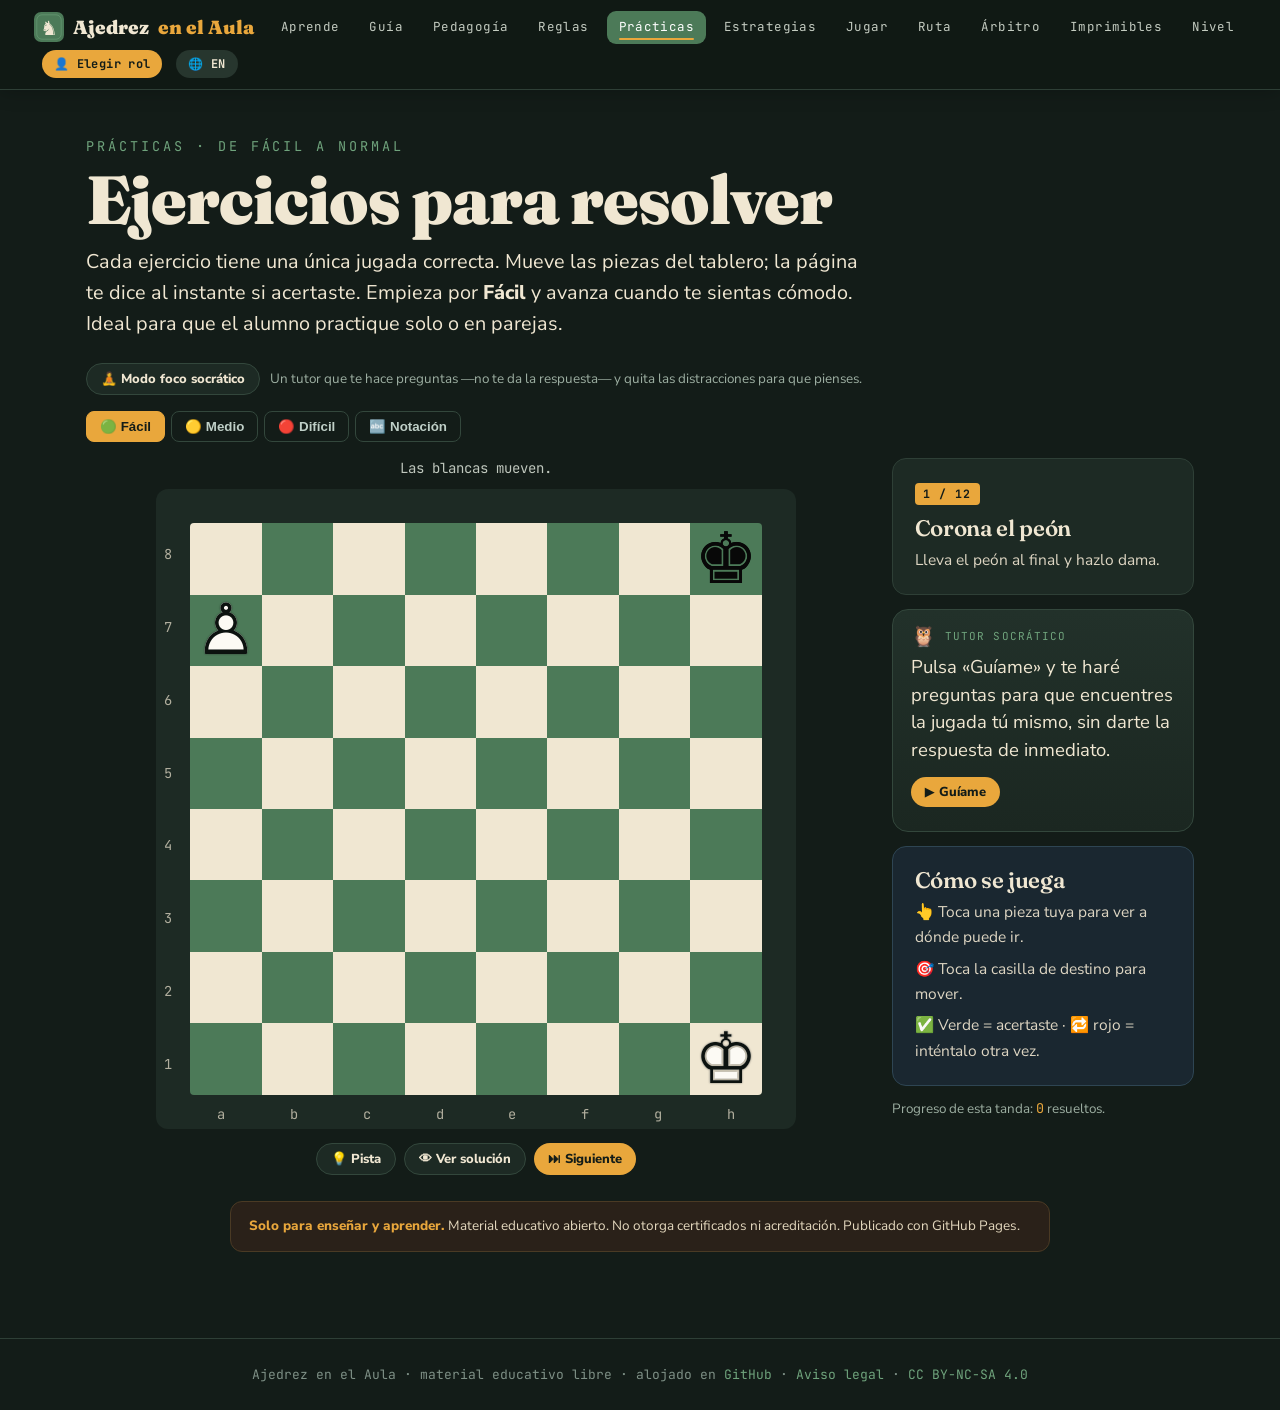
<file: practicas.html>
<!DOCTYPE html>
<html lang="es">
<head>
<meta charset="utf-8">
<meta name="viewport" content="width=device-width, initial-scale=1">
<title>Prácticas · Ajedrez en el Aula</title>
<meta name="description" content="Ejercicios de ajedrez interactivos, de fácil a normal: mueve las piezas, captura, tenedores y mate en una jugada. Con pistas y verificación automática.">
<link rel="preconnect" href="https://fonts.googleapis.com">
<link rel="preconnect" href="https://fonts.gstatic.com" crossorigin>
<link href="https://fonts.googleapis.com/css2?family=Fraunces:opsz,wght@9..144,400;9..144,600;9..144,900&family=Nunito+Sans:wght@400;600;800&family=JetBrains+Mono:wght@400;700&display=swap" rel="stylesheet">
<link rel="stylesheet" href="assets/theme.css">
<style>
/* ---- Modo Foco Socrático (la tarjeta del tutor vive en assets/socratic.js) ---- */
.foco-bar{display:flex;gap:10px;align-items:center;flex-wrap:wrap;margin:0 0 16px}
/* pantalla de foco: quita distracciones y centra el ejercicio */
body.foco .nav,body.foco .foot,body.foco .disclaimer,body.foco #tabsWrap,
body.foco .eyebrow,body.foco h1,body.foco>.wrap>.lead,body.foco .card.cool{display:none !important}
body.foco{background:radial-gradient(1200px 700px at 50% -10%,rgba(76,122,88,.28),transparent 60%),var(--tinta)}
body.foco .wrap{max-width:1080px;padding-top:24px}
.foco-exit{position:fixed;top:14px;right:16px;z-index:60}
body:not(.foco) .foco-exit{display:none}
body.foco .game{gap:26px}
</style>
</head>
<body>
<nav class="nav"><div class="nav-in">
  <a class="brand" href="index.html">♞ Ajedrez <span>en el Aula</span></a>
  <a class="lnk" href="aprende.html">Aprende</a>
  <a class="lnk" href="guia.html">Guía</a>
  <a class="lnk" href="pedagogia.html">Pedagogía</a>
  <a class="lnk" href="reglas.html">Reglas</a>
  <a class="lnk on" href="practicas.html">Prácticas</a>
  <a class="lnk" href="estrategias.html">Estrategias</a>
  <a class="lnk" href="jugar.html">Jugar</a>
  <a class="lnk" href="ruta.html">Ruta</a>
  <a class="lnk" href="arbitraje.html">Árbitro</a>
  <a class="lnk" href="imprimibles.html">Imprimibles</a>
  <a class="lnk" href="nivel.html">Nivel</a>
</div></nav>

<div class="wrap">
  <div class="eyebrow">Prácticas · de fácil a normal</div>
  <h1>Ejercicios para resolver</h1>
  <p class="lead" style="margin:.6em 0 1.2em">Cada ejercicio tiene una única jugada correcta. Mueve las piezas del tablero; la página te dice al instante si acertaste. Empieza por <strong>Fácil</strong> y avanza cuando te sientas cómodo. Ideal para que el alumno practique solo o en parejas.</p>

  <div id="tabsWrap">
    <div class="foco-bar">
      <button class="btn ghost sm" id="focoBtn" type="button">🧘 Modo foco socrático</button>
      <span class="note" id="focoHint">Un tutor que te hace preguntas —no te da la respuesta— y quita las distracciones para que pienses.</span>
    </div>
    <div class="seg" id="tabs" style="margin-bottom:16px">
      <button data-lv="facil" class="on">🟢 Fácil</button>
      <button data-lv="medio">🟡 Medio</button>
      <button data-lv="dificil">🔴 Difícil</button>
      <button data-lv="notacion">🔤 Notación</button>
    </div>
  </div>
  <button class="btn foco-exit" id="focoExit" type="button">✕ Salir del foco</button>

  <div class="game">
    <div class="board-wrap">
      <div class="status" id="status">&nbsp;</div>
      <div id="board" class="cb"></div>
      <div class="controls" id="puzzleControls" style="justify-content:center;margin-top:4px">
        <button class="btn ghost sm" id="hint">💡 Pista</button>
        <button class="btn ghost sm" id="show">👁 Ver solución</button>
        <button class="btn sm" id="skip">⏭ Siguiente</button>
      </div>
      <div id="notaOpts" style="display:none;width:100%;max-width:min(72vh,560px);margin:8px auto 0;
           grid-template-columns:repeat(2,1fr);gap:8px"></div>
    </div>
    <div>
      <div class="card">
        <div class="tag" id="pnum">1 / 5</div>
        <h3 id="ptitle" style="margin-top:.5em">—</h3>
        <p id="pdesc" style="margin-top:.2em">—</p>
        <p class="note" id="phint" style="margin-top:.8em;display:none"></p>
      </div>
      <div id="socHost"></div>
      <div class="card cool" style="margin-top:14px">
        <h3>Cómo se juega</h3>
        <ul style="list-style:none;margin-top:.3em;display:flex;flex-direction:column;gap:.4em">
          <li>👆 Toca una pieza tuya para ver a dónde puede ir.</li>
          <li>🎯 Toca la casilla de destino para mover.</li>
          <li>✅ Verde = acertaste · 🔁 rojo = inténtalo otra vez.</li>
        </ul>
      </div>
      <p class="note" style="margin-top:12px"><span data-en="Progress this round:">Progreso de esta tanda:</span> <span id="score" class="mono" style="color:var(--ambar)">0</span> <span data-en="solved.">resueltos.</span></p>
    </div>
  </div>

  <div class="disclaimer" style="margin-top:26px">
    <strong>Solo para enseñar y aprender.</strong> Material educativo abierto. No otorga certificados ni acreditación. Publicado con GitHub Pages.
  </div>
</div>

<div class="foot">Ajedrez en el Aula · material educativo libre · alojado en <a href="https://github.com/elmerantonio/ajedrez-aula">GitHub</a></div>

<script src="assets/chess.js"></script>
<script src="assets/puzzles.js"></script>
<script src="assets/i18n-puzzles.js"></script>
<script src="assets/board.js"></script>
<script>
window.PAGE_I18N={
  __title:'Practice · Chess in the Classroom',
  'Prácticas · de fácil a normal':'Practice · from easy to normal',
  'Ejercicios para resolver':'Exercises to solve',
  'Cada ejercicio tiene una única jugada correcta. Mueve las piezas del tablero; la página te dice al instante si acertaste. Empieza por Fácil y avanza cuando te sientas cómodo. Ideal para que el alumno practique solo o en parejas.':
    'Each exercise has a single correct move. Move the pieces on the board; the page tells you instantly if you got it right. Start with <strong>Easy</strong> and move up when you feel comfortable. Ideal for the student to practice alone or in pairs.',
  '🟢 Fácil':'🟢 Easy','🟡 Medio':'🟡 Medium','🔴 Difícil':'🔴 Hard','🔤 Notación':'🔤 Notation',
  '💡 Pista':'💡 Hint','👁 Ver solución':'👁 See solution','⏭ Siguiente':'⏭ Next',
  'Cómo se juega':'How to play',
  '👆 Toca una pieza tuya para ver a dónde puede ir.':'👆 Tap one of your pieces to see where it can go.',
  '🎯 Toca la casilla de destino para mover.':'🎯 Tap the destination square to move.',
  '✅ Verde = acertaste · 🔁 rojo = inténtalo otra vez.':'✅ Green = correct · 🔁 red = try again.',
  'Solo para enseñar y aprender. Material educativo abierto. No otorga certificados ni acreditación. Publicado con GitHub Pages.':
    '<strong>For teaching and learning only.</strong> Open educational material. It grants no certificates or accreditation. Published with GitHub Pages.',
  // estados y textos dinámicos
  'Las blancas mueven.':'White to move.',
  '✅ ¡Correcto! Bien jugado.':'✅ Correct! Well played.',
  '🔁 Esa no es. Inténtalo de nuevo.':'🔁 Not that one. Try again.',
  'La jugada correcta está marcada.':'The correct move is marked.',
  '¿Cómo se anota esta jugada?':'How is this move written?',
  'Notación':'Notation',
  'Lee la jugada marcada en el tablero.':'Read the move marked on the board.',
  '💡 Primero la inicial de la pieza (el peón no lleva), luego el destino. x = captura.':
    '💡 First the piece initial (the pawn has none), then the destination. x = capture.',
  // ---- Modo Foco (las preguntas del tutor se traducen en assets/socratic.js) ----
  '🧘 Modo foco socrático':'🧘 Socratic focus mode',
  'Un tutor que te hace preguntas —no te da la respuesta— y quita las distracciones para que pienses.':
    'A tutor that asks you questions —it doesn\'t give the answer— and removes distractions so you think.',
  '✕ Salir del foco':'✕ Exit focus'
};
</script>
<script src="assets/app.js"></script>
<script src="assets/socratic.js"></script>
<script>
(function(){
'use strict';
var T=(window.AA&&AA.t)?AA.t:function(s){return s;};
var EN=function(){return !!(window.AA&&AA.lang&&AA.lang()==='en');};
// Ejercicios verificados con el motor, tomados del banco compartido y
// barajados para que la tanda cambie en cada visita.
function shuffle(a){a=a.slice();for(var i=a.length-1;i>0;i--){var j=Math.floor(Math.random()*(i+1));var t=a[i];a[i]=a[j];a[j]=t;}return a;}
var BANK=window.CHESS_PUZZLES.byLevel;
var PUZZLES={ facil:shuffle(BANK.facil), medio:shuffle(BANK.medio), dificil:shuffle(BANK.dificil) };

var level='facil';
var idx=0;
var solved={};
var current;

var board=new ChessBoard(document.getElementById('board'),{
  onDrop:function(mv,state){ return validate(mv); }
});

// posiciones para el modo Notación (se genera una jugada legal al azar y su notación correcta)
var NOTA_FENS=[
  'rnbqkbnr/pppppppp/8/8/8/8/PPPPPPPP/RNBQKBNR w - - 0 1',
  'r1bqkbnr/pppp1ppp/2n5/4p3/4P3/5N2/PPPP1PPP/RNBQKB1R w - - 0 1',
  'rnbqkb1r/pp2pppp/3p1n2/2p5/2B1P3/5N2/PPPP1PPP/RNBQK2R w - - 0 1',
  'r2q1rk1/ppp2ppp/2np1n2/2b1p1B1/2B1P1b1/2NP1N2/PPP2PPP/R2Q1RK1 w - - 0 1',
  '2kr3r/ppp2ppp/2n1b3/3q4/3P4/2N1BN2/PPP2PPP/R2Q1RK1 w - - 0 1'
];
var statusEl=document.getElementById('status');
var pnum=document.getElementById('pnum');
var ptitle=document.getElementById('ptitle');
var pdesc=document.getElementById('pdesc');
var phint=document.getElementById('phint');
var scoreEl=document.getElementById('score');
var notaOpts=document.getElementById('notaOpts');
var puzzleControls=document.getElementById('puzzleControls');
var notaSAN=null;

function load(){
  if(level==='notacion'){ loadNotation(); return; }
  puzzleControls.style.display='flex'; notaOpts.style.display='none';
  current=PUZZLES[level][idx];
  board.setState(current.fen);
  board.setFlip(false);
  board.lock(false);
  statusEl.textContent=T('Las blancas mueven.');
  statusEl.className='status';
  pnum.textContent=(idx+1)+' / '+PUZZLES[level].length;
  ptitle.textContent=T(current.t);
  pdesc.textContent=T(current.d);
  phint.style.display='none';
  phint.textContent='';
  document.getElementById('socHost').style.display='';
  if(tut) tut.reset();
}

function loadNotation(){
  puzzleControls.style.display='none'; notaOpts.style.display='grid';
  document.getElementById('socHost').style.display='none';
  var fen=NOTA_FENS[Math.floor(Math.random()*NOTA_FENS.length)];
  var st=Chess.parseFEN(fen);
  var moves=Chess.legalMoves(st);
  var mv=moves[Math.floor(Math.random()*moves.length)];
  notaSAN=Chess.toSAN(st, mv);
  board.setState(fen); board.setFlip(false); board.lock(true);
  // marca la jugada: origen (ámbar) y destino (aro)
  board.sel=mv.from;
  board.legal=[];
  board.render();
  var toCell=board.cells[mv.to[0]+'-'+mv.to[1]]; if(toCell){toCell.classList.add('hint'); if(mv.capture||mv.ep) toCell.classList.add('cap');}
  var fromSq=Chess.rcToSq(mv.from[0],mv.from[1]), toSq=Chess.rcToSq(mv.to[0],mv.to[1]);
  ptitle.textContent=T('¿Cómo se anota esta jugada?');
  pdesc.innerHTML= EN()
    ? ('The piece goes from <strong class="mono">'+fromSq+'</strong> (marked square) to <strong class="mono">'+toSq+'</strong> (ring). Choose the correct notation.')
    : ('La pieza va de <strong class="mono">'+fromSq+'</strong> (casilla marcada) a <strong class="mono">'+toSq+'</strong> (aro). Elige la notación correcta.');
  pnum.textContent=T('Notación');
  phint.style.display='block'; phint.textContent=T('💡 Primero la inicial de la pieza (el peón no lleva), luego el destino. x = captura.');
  statusEl.textContent=T('Lee la jugada marcada en el tablero.'); statusEl.className='status';
  // opciones: la correcta + 3 distractores de otras jugadas legales
  var opts=[notaSAN];
  var others=moves.map(function(m){return Chess.toSAN(st,m);}).filter(function(s){return s!==notaSAN;});
  others.sort(function(){return Math.random()-0.5;});
  for(var i=0;i<others.length && opts.length<4;i++){ if(opts.indexOf(others[i])<0) opts.push(others[i]); }
  opts.sort(function(){return Math.random()-0.5;});
  notaOpts.innerHTML='';
  opts.forEach(function(s){
    var b=document.createElement('button'); b.className='btn ghost'; b.style.width='100%'; b.textContent=s;
    b.addEventListener('click',function(){ answerNotation(s,b); });
    notaOpts.appendChild(b);
  });
}
function answerNotation(s,btn){
  Array.prototype.slice.call(notaOpts.children).forEach(function(x){x.disabled=true;});
  if(s===notaSAN){
    btn.style.background='var(--selva)'; btn.style.color='#fff';
    if(!solved['notacion'+Date.now()]){} // el puntaje de notación cuenta aciertos
    notaScore++; scoreEl.textContent = level==='notacion' ? notaScore : countSolved();
    if(window.AA) AA.award('notacion');
    statusEl.textContent=(EN()?'✅ Correct! It\'s written ':'✅ ¡Correcto! Se anota ')+notaSAN; statusEl.className='status win';
  } else {
    btn.style.background='var(--fuego)'; btn.style.color='#fff';
    Array.prototype.slice.call(notaOpts.children).forEach(function(x){ if(x.textContent===notaSAN){x.style.background='var(--selva)';x.style.color='#fff';} });
    statusEl.textContent=(EN()?'The correct one is ':'La correcta es ')+notaSAN; statusEl.className='status lose';
  }
  setTimeout(loadNotation, 1400);
}
var notaScore=0;

function validate(mv){
  var from=Chess.rcToSq(mv.from[0],mv.from[1]);
  var to=Chess.rcToSq(mv.to[0],mv.to[1]);
  var ok=current.sol.some(function(s){
    if(s[0]!==from||s[1]!==to) return false;
    if(s[2]) return mv.promotion===s[2];
    return true;
  });
  if(ok){
    var key=level+idx;
    if(!solved[key]){ solved[key]=true; scoreEl.textContent=countSolved(); }
    statusEl.textContent=T('✅ ¡Correcto! Bien jugado.');
    statusEl.className='status win';
    board.lock(true);
    if(window.AA) AA.award('practica');
    if(window.celebrate) setTimeout(function(){celebrate(document.getElementById('board'));},180);
    setTimeout(function(){ next(); }, 1250);
    return true; // deja que el tablero aplique la jugada para que se vea
  } else {
    statusEl.textContent=T('🔁 Esa no es. Inténtalo de nuevo.');
    statusEl.className='status lose';
    return false; // el tablero no aplica la jugada
  }
}

function countSolved(){ return Object.keys(solved).filter(function(k){return k.indexOf(level)===0;}).length; }

function next(){
  if(level==='notacion'){ loadNotation(); return; }
  idx++;
  if(idx>=PUZZLES[level].length){ PUZZLES[level]=shuffle(PUZZLES[level]); idx=0; } // rebaraja
  load();
}

document.getElementById('tabs').addEventListener('click',function(e){
  var b=e.target.closest('button'); if(!b) return;
  Array.prototype.slice.call(this.children).forEach(function(x){x.classList.remove('on');});
  b.classList.add('on');
  level=b.dataset.lv; idx=0;
  scoreEl.textContent = level==='notacion' ? notaScore : countSolved();
  load();
});
document.getElementById('skip').addEventListener('click',next);
document.getElementById('hint').addEventListener('click',function(){
  phint.style.display='block'; phint.textContent='💡 '+T(current.h);
});
document.getElementById('show').addEventListener('click',function(){
  var s=current.sol[0];
  var from=Chess.sqToRC(s[0]);
  board.sel=from;
  board.legal=Chess.legalMoves(board.state).filter(function(m){
    return m.from[0]===from[0]&&m.from[1]===from[1];});
  board.render();
  var to=Chess.sqToRC(s[1]);
  var cell=board.cells[to[0]+'-'+to[1]];
  if(cell) cell.classList.add('sel');
  statusEl.textContent=T('La jugada correcta está marcada.');
  statusEl.className='status check';
});

/* ---------- MODO FOCO SOCRÁTICO ----------
   El tutor (tarjeta de preguntas escalonadas) vive en assets/socratic.js y se
   comparte con Estrategias. Aquí solo lo montamos con el tablero y el ejercicio
   actual, y envolvemos todo en una pantalla de foco sin distracciones. */
var tut=Socratic.mount({ host:document.getElementById('socHost'), board:board, current:function(){return current;} });

/* ---------- pantalla de foco (sin distracciones) ---------- */
document.getElementById('focoBtn').addEventListener('click',function(){
  document.body.classList.add('foco');
  window.scrollTo(0,0);
});
document.getElementById('focoExit').addEventListener('click',function(){
  document.body.classList.remove('foco');
});
document.addEventListener('keydown',function(e){
  if(e.key==='Escape' && document.body.classList.contains('foco')) document.body.classList.remove('foco');
});

load();
})();
</script>
</body>
</html>
</file>
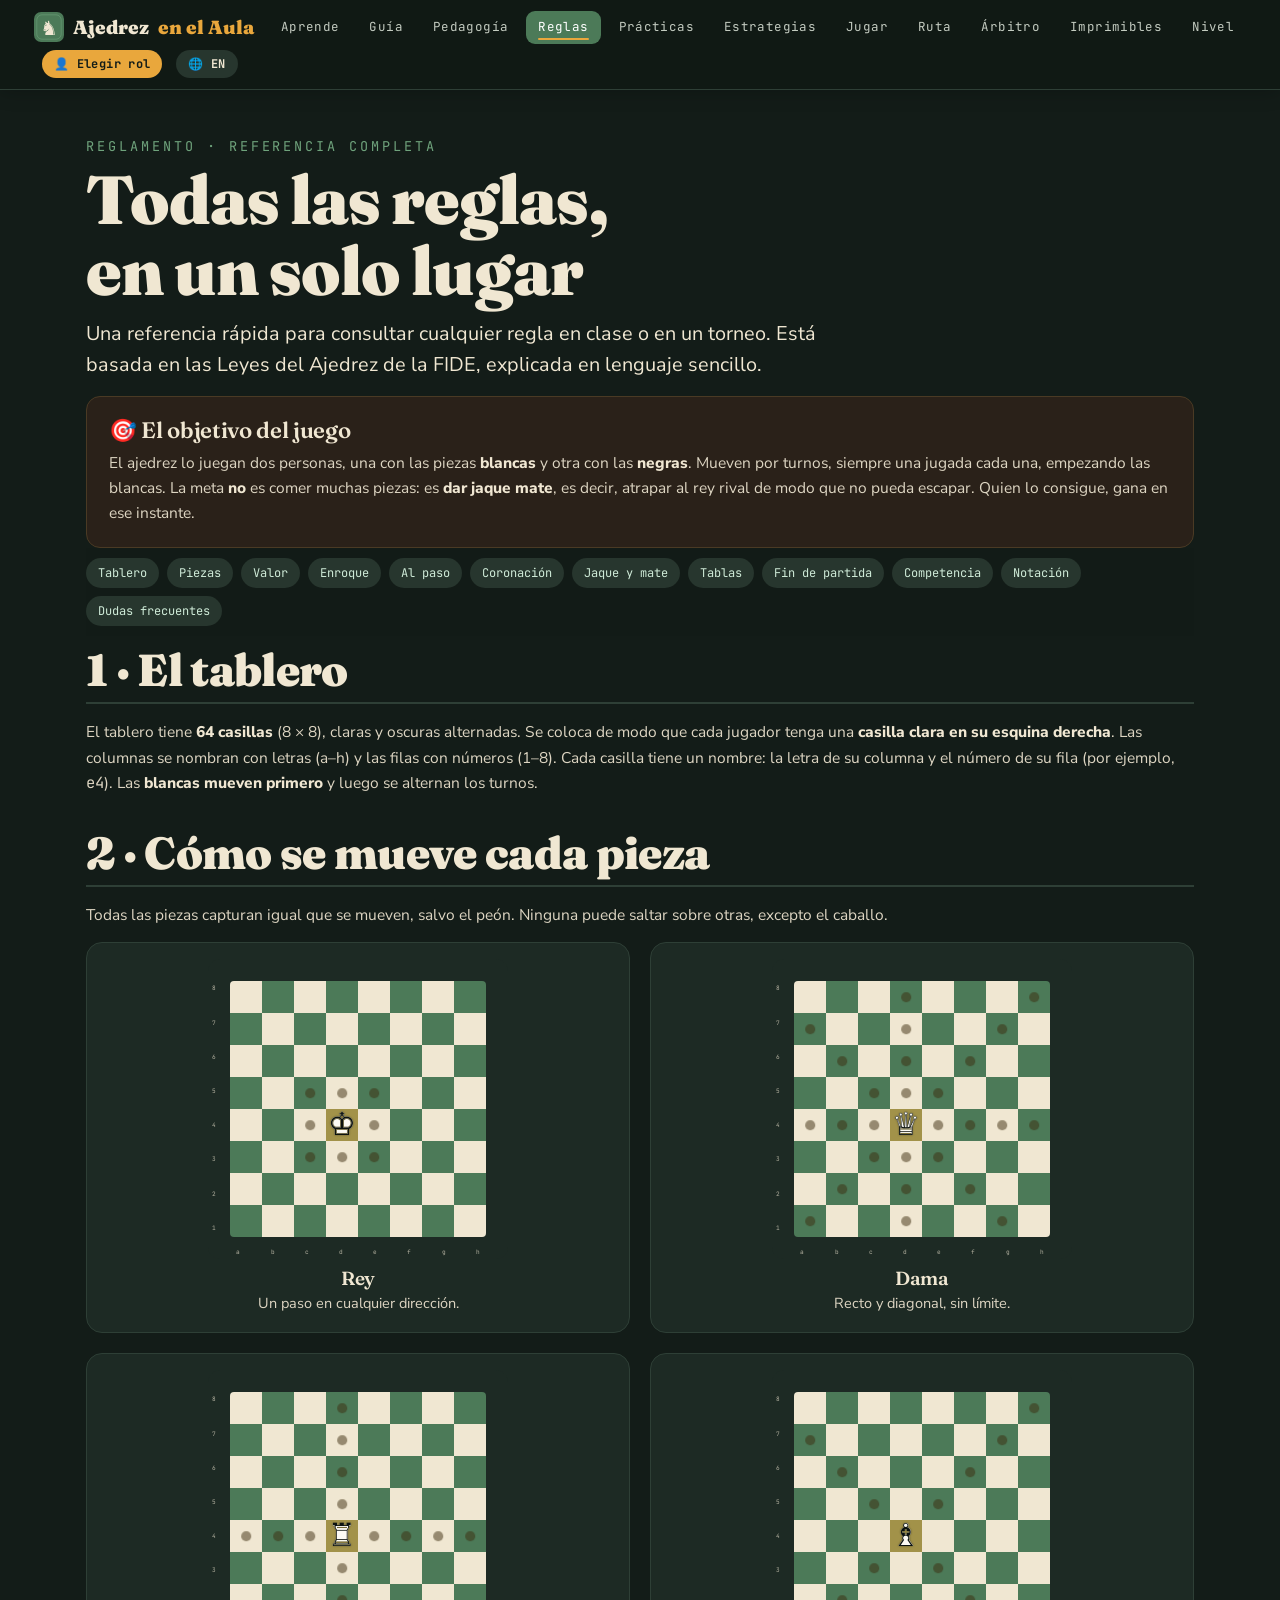
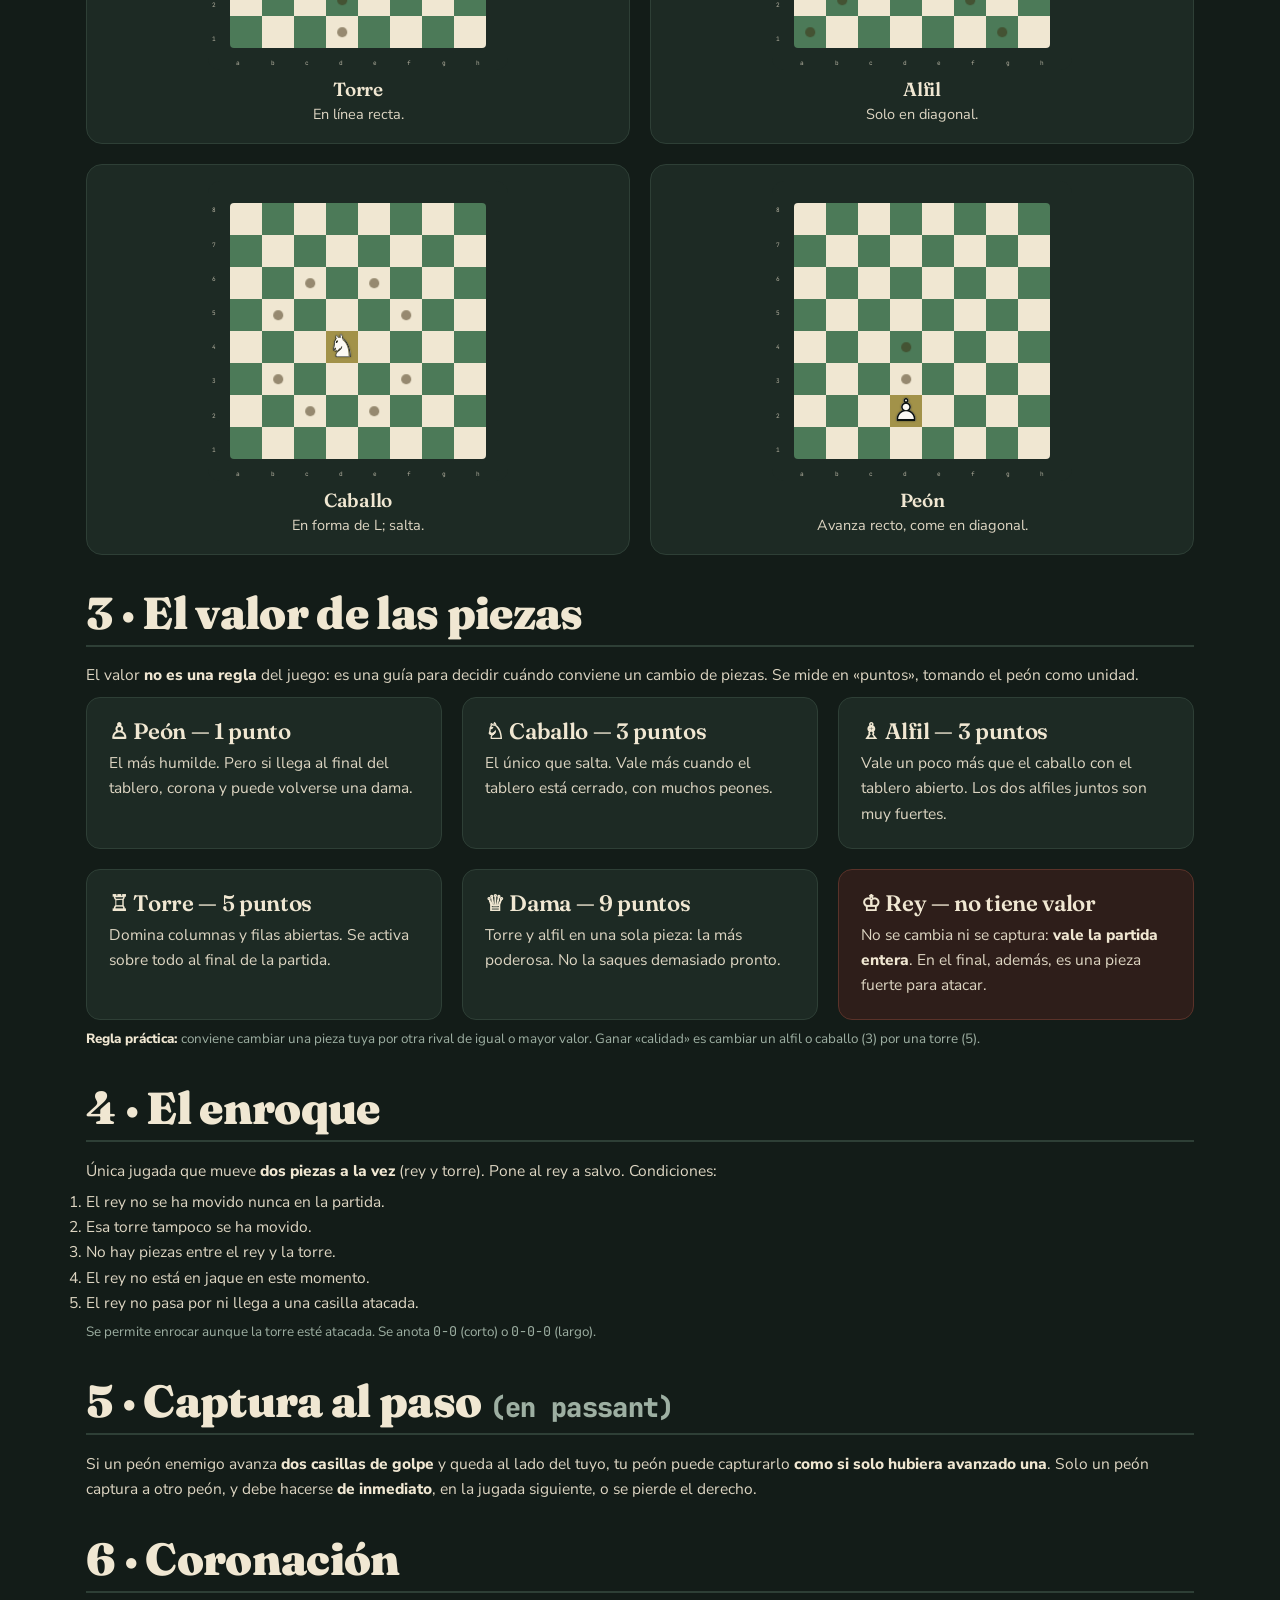
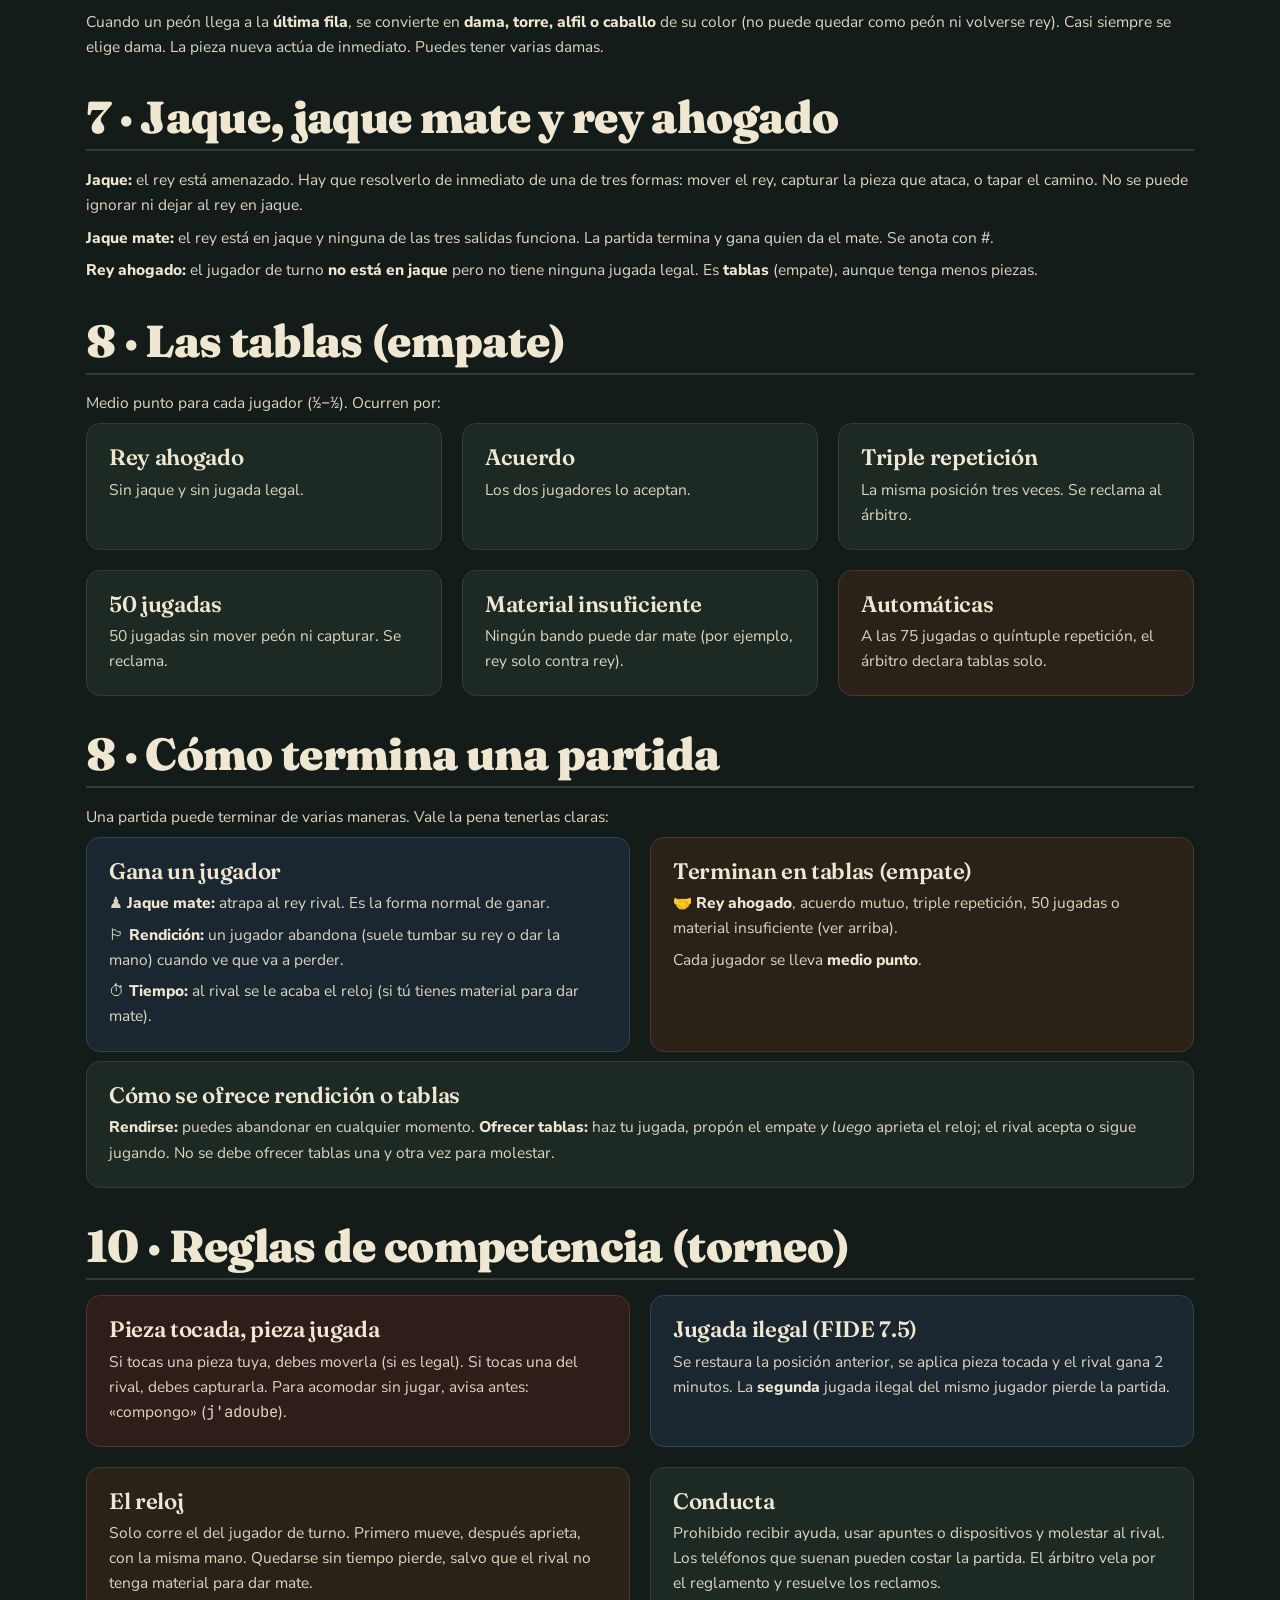
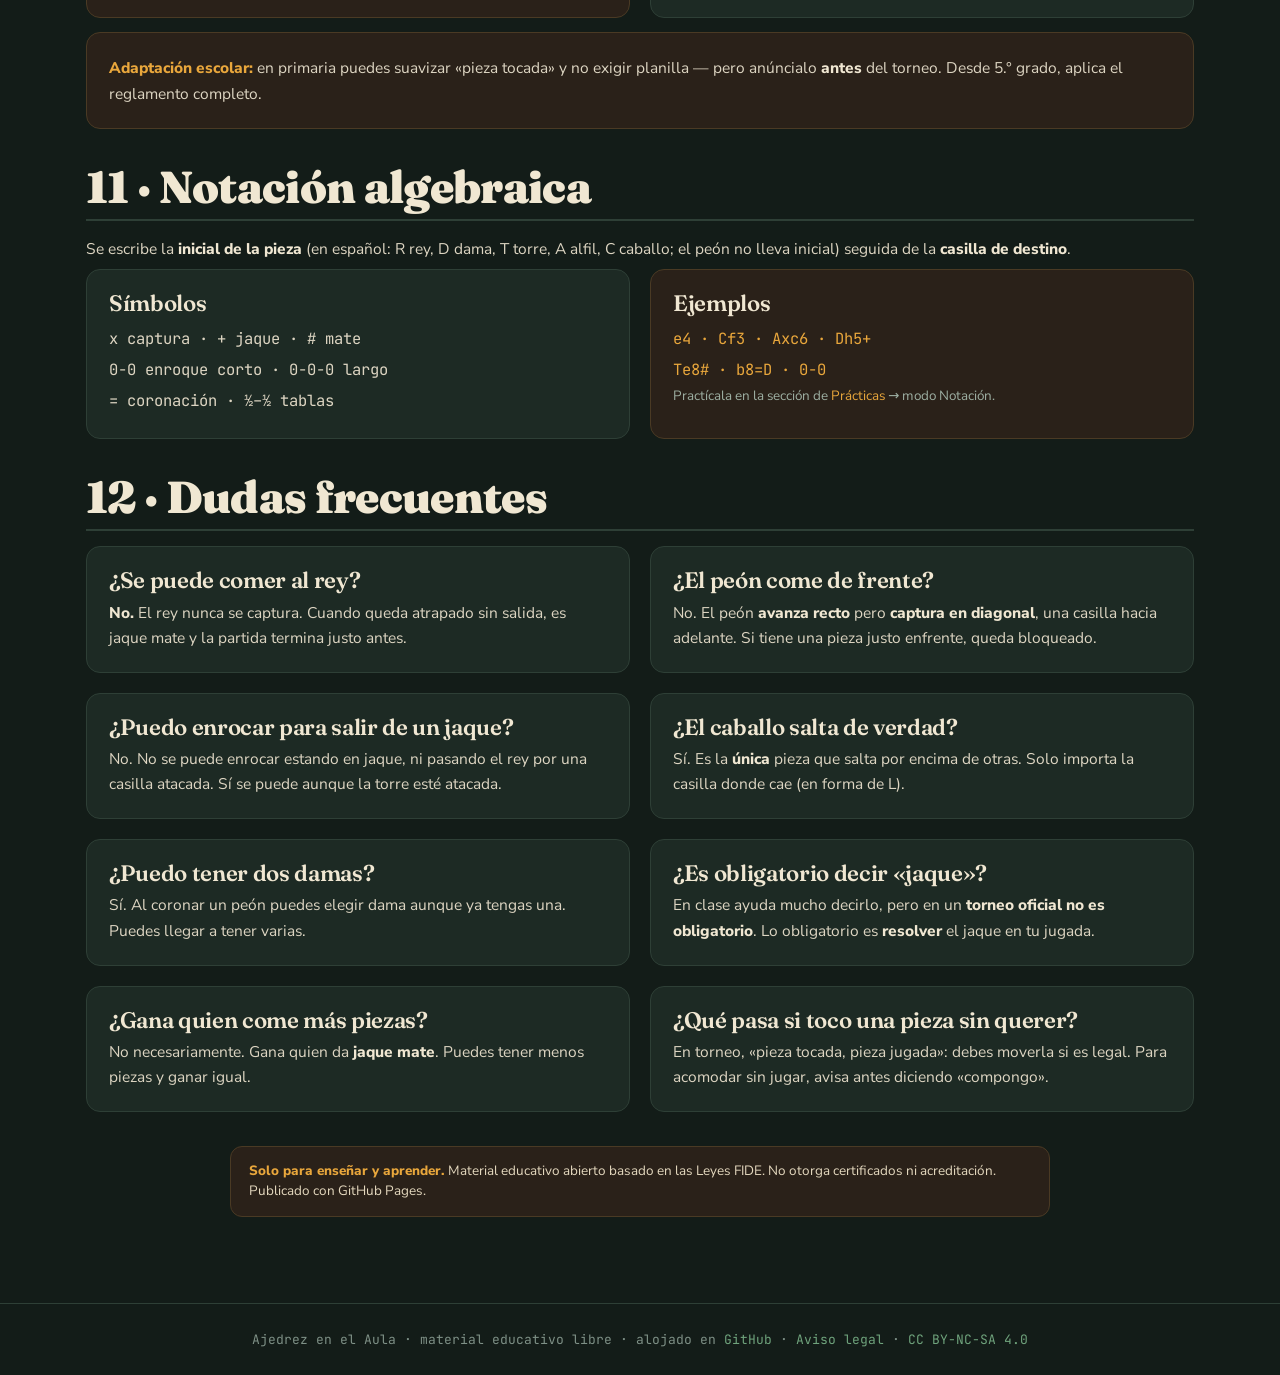
<file: reglas.html>
<!DOCTYPE html>
<html lang="es">
<head>
<meta charset="utf-8">
<meta name="viewport" content="width=device-width, initial-scale=1">
<title>Reglas del ajedrez · Ajedrez en el Aula</title>
<meta name="description" content="Todas las reglas del ajedrez en un solo lugar: el tablero, cómo se mueve cada pieza, enroque, captura al paso, coronación, jaque, mate, tablas y reglas de competencia FIDE. Con diagramas.">
<link rel="preconnect" href="https://fonts.googleapis.com">
<link rel="preconnect" href="https://fonts.gstatic.com" crossorigin>
<link href="https://fonts.googleapis.com/css2?family=Fraunces:opsz,wght@9..144,400;9..144,600;9..144,900&family=Nunito+Sans:wght@400;600;800&family=JetBrains+Mono:wght@400;700&display=swap" rel="stylesheet">
<link rel="stylesheet" href="assets/theme.css">
<style>
.toc{position:sticky;top:56px;display:flex;gap:8px;flex-wrap:wrap;background:rgba(19,28,24,.9);
  padding:10px 0;z-index:40;margin-bottom:10px;backdrop-filter:blur(8px)}
.toc a{font-family:var(--mono);font-size:12px;background:var(--tinta3);color:#CFEBD8;padding:6px 12px;border-radius:999px}
.toc a:hover{background:var(--selva);color:#fff;text-decoration:none}
.rule{scroll-margin-top:110px;margin-bottom:34px}
.rule h2{border-bottom:2px solid #2E3F36;padding-bottom:.2em}
.move-mini{display:grid;grid-template-columns:repeat(2,1fr);gap:20px;margin-top:14px}
@media(max-width:560px){.move-mini{grid-template-columns:1fr}}
.mv{background:var(--tinta2);border:1px solid #2E3F36;border-radius:16px;padding:16px;text-align:center}
.mv .cb{max-width:300px;margin:0 auto 10px}
.mv h3{margin:0;font-size:19px}
.mv p{font-size:14.5px;margin-top:.25em}
</style>
</head>
<body>
<nav class="nav"><div class="nav-in">
  <a class="brand" href="index.html">♞ Ajedrez <span>en el Aula</span></a>
  <a class="lnk" href="aprende.html">Aprende</a>
  <a class="lnk" href="guia.html">Guía</a>
  <a class="lnk" href="pedagogia.html">Pedagogía</a>
  <a class="lnk on" href="reglas.html">Reglas</a>
  <a class="lnk" href="practicas.html">Prácticas</a>
  <a class="lnk" href="estrategias.html">Estrategias</a>
  <a class="lnk" href="jugar.html">Jugar</a>
  <a class="lnk" href="ruta.html">Ruta</a>
  <a class="lnk" href="arbitraje.html">Árbitro</a>
  <a class="lnk" href="imprimibles.html">Imprimibles</a>
  <a class="lnk" href="nivel.html">Nivel</a>
</div></nav>

<div class="wrap">
  <div class="eyebrow">Reglamento · referencia completa</div>
  <h1 data-en="All the rules,<br>in one place">Todas las reglas,<br>en un solo lugar</h1>
  <p class="lead" style="margin:.6em 0 0">Una referencia rápida para consultar cualquier regla en clase o en un torneo. Está basada en las Leyes del Ajedrez de la FIDE, explicada en lenguaje sencillo.</p>

  <div class="card warm" style="margin-top:16px">
    <h3>🎯 El objetivo del juego</h3>
    <p>El ajedrez lo juegan dos personas, una con las piezas <strong>blancas</strong> y otra con las <strong>negras</strong>. Mueven por turnos, siempre una jugada cada una, empezando las blancas. La meta <strong>no</strong> es comer muchas piezas: es <strong>dar jaque mate</strong>, es decir, atrapar al rey rival de modo que no pueda escapar. Quien lo consigue, gana en ese instante.</p>
  </div>

  <div class="toc">
    <a href="#tablero">Tablero</a><a href="#piezas">Piezas</a><a href="#valor">Valor</a><a href="#enroque">Enroque</a>
    <a href="#alpaso">Al paso</a><a href="#coronacion">Coronación</a><a href="#jaque">Jaque y mate</a>
    <a href="#tablas">Tablas</a><a href="#final">Fin de partida</a><a href="#competencia">Competencia</a>
    <a href="#notacion">Notación</a><a href="#dudas">Dudas frecuentes</a>
  </div>

  <div class="rule" id="tablero">
    <h2>1 · El tablero</h2>
    <p>El tablero tiene <strong>64 casillas</strong> (8 × 8), claras y oscuras alternadas. Se coloca de modo que cada jugador tenga una <strong>casilla clara en su esquina derecha</strong>. Las columnas se nombran con letras (a–h) y las filas con números (1–8). Cada casilla tiene un nombre: la letra de su columna y el número de su fila (por ejemplo, <span class="mono">e4</span>). Las <strong>blancas mueven primero</strong> y luego se alternan los turnos.</p>
  </div>

  <div class="rule" id="piezas">
    <h2>2 · Cómo se mueve cada pieza</h2>
    <p>Todas las piezas capturan igual que se mueven, salvo el peón. Ninguna puede saltar sobre otras, excepto el caballo.</p>
    <div class="move-mini" id="moveMini"></div>
  </div>

  <div class="rule" id="valor">
    <h2>3 · El valor de las piezas</h2>
    <p>El valor <strong>no es una regla</strong> del juego: es una guía para decidir cuándo conviene un cambio de piezas. Se mide en «puntos», tomando el peón como unidad.</p>
    <div class="grid g3" style="margin-top:.6em">
      <div class="card"><h3>♙ Peón — 1 punto</h3><p>El más humilde. Pero si llega al final del tablero, corona y puede volverse una dama.</p></div>
      <div class="card"><h3>♘ Caballo — 3 puntos</h3><p>El único que salta. Vale más cuando el tablero está cerrado, con muchos peones.</p></div>
      <div class="card"><h3>♗ Alfil — 3 puntos</h3><p>Vale un poco más que el caballo con el tablero abierto. Los dos alfiles juntos son muy fuertes.</p></div>
      <div class="card"><h3>♖ Torre — 5 puntos</h3><p>Domina columnas y filas abiertas. Se activa sobre todo al final de la partida.</p></div>
      <div class="card"><h3>♕ Dama — 9 puntos</h3><p>Torre y alfil en una sola pieza: la más poderosa. No la saques demasiado pronto.</p></div>
      <div class="card hot"><h3>♔ Rey — no tiene valor</h3><p>No se cambia ni se captura: <strong>vale la partida entera</strong>. En el final, además, es una pieza fuerte para atacar.</p></div>
    </div>
    <p class="note" style="margin-top:.6em"><strong>Regla práctica:</strong> conviene cambiar una pieza tuya por otra rival de igual o mayor valor. Ganar «calidad» es cambiar un alfil o caballo (3) por una torre (5).</p>
  </div>

  <div class="rule" id="enroque">
    <h2>4 · El enroque</h2>
    <p>Única jugada que mueve <strong>dos piezas a la vez</strong> (rey y torre). Pone al rey a salvo. Condiciones:</p>
    <ol style="counter-reset:n;margin-top:.4em">
      <li>El rey no se ha movido nunca en la partida.</li>
      <li>Esa torre tampoco se ha movido.</li>
      <li>No hay piezas entre el rey y la torre.</li>
      <li>El rey no está en jaque en este momento.</li>
      <li>El rey no pasa por ni llega a una casilla atacada.</li>
    </ol>
    <p class="note" style="margin-top:.5em">Se permite enrocar aunque la torre esté atacada. Se anota <span class="mono">0-0</span> (corto) o <span class="mono">0-0-0</span> (largo).</p>
  </div>

  <div class="rule" id="alpaso">
    <h2>5 · Captura al paso <span class="mono" style="font-size:.6em;color:#9DAFA2">(en passant)</span></h2>
    <p>Si un peón enemigo avanza <strong>dos casillas de golpe</strong> y queda al lado del tuyo, tu peón puede capturarlo <strong>como si solo hubiera avanzado una</strong>. Solo un peón captura a otro peón, y debe hacerse <strong>de inmediato</strong>, en la jugada siguiente, o se pierde el derecho.</p>
  </div>

  <div class="rule" id="coronacion">
    <h2>6 · Coronación</h2>
    <p>Cuando un peón llega a la <strong>última fila</strong>, se convierte en <strong>dama, torre, alfil o caballo</strong> de su color (no puede quedar como peón ni volverse rey). Casi siempre se elige dama. La pieza nueva actúa de inmediato. Puedes tener varias damas.</p>
  </div>

  <div class="rule" id="jaque">
    <h2>7 · Jaque, jaque mate y rey ahogado</h2>
    <p><strong>Jaque:</strong> el rey está amenazado. Hay que resolverlo de inmediato de una de tres formas: mover el rey, capturar la pieza que ataca, o tapar el camino. No se puede ignorar ni dejar al rey en jaque.</p>
    <p style="margin-top:.5em"><strong>Jaque mate:</strong> el rey está en jaque y ninguna de las tres salidas funciona. La partida termina y gana quien da el mate. Se anota con <span class="mono">#</span>.</p>
    <p style="margin-top:.5em"><strong>Rey ahogado:</strong> el jugador de turno <strong>no está en jaque</strong> pero no tiene ninguna jugada legal. Es <strong>tablas</strong> (empate), aunque tenga menos piezas.</p>
  </div>

  <div class="rule" id="tablas">
    <h2>8 · Las tablas (empate)</h2>
    <p>Medio punto para cada jugador (<span class="mono">½–½</span>). Ocurren por:</p>
    <div class="grid g3" style="margin-top:.5em">
      <div class="card"><h3>Rey ahogado</h3><p>Sin jaque y sin jugada legal.</p></div>
      <div class="card"><h3>Acuerdo</h3><p>Los dos jugadores lo aceptan.</p></div>
      <div class="card"><h3>Triple repetición</h3><p>La misma posición tres veces. Se reclama al árbitro.</p></div>
      <div class="card"><h3>50 jugadas</h3><p>50 jugadas sin mover peón ni capturar. Se reclama.</p></div>
      <div class="card"><h3>Material insuficiente</h3><p>Ningún bando puede dar mate (por ejemplo, rey solo contra rey).</p></div>
      <div class="card warm"><h3>Automáticas</h3><p>A las 75 jugadas o quíntuple repetición, el árbitro declara tablas solo.</p></div>
    </div>
  </div>

  <div class="rule" id="final">
    <h2>8 · Cómo termina una partida</h2>
    <p>Una partida puede terminar de varias maneras. Vale la pena tenerlas claras:</p>
    <div class="grid g2" style="margin-top:.5em">
      <div class="card cool"><h3>Gana un jugador</h3>
        <ul style="list-style:none;display:flex;flex-direction:column;gap:.4em;margin-top:.3em">
          <li>♟ <strong>Jaque mate:</strong> atrapa al rey rival. Es la forma normal de ganar.</li>
          <li>🏳 <strong>Rendición:</strong> un jugador abandona (suele tumbar su rey o dar la mano) cuando ve que va a perder.</li>
          <li>⏱ <strong>Tiempo:</strong> al rival se le acaba el reloj (si tú tienes material para dar mate).</li>
        </ul></div>
      <div class="card warm"><h3>Terminan en tablas (empate)</h3>
        <ul style="list-style:none;display:flex;flex-direction:column;gap:.4em;margin-top:.3em">
          <li>🤝 <strong>Rey ahogado</strong>, acuerdo mutuo, triple repetición, 50 jugadas o material insuficiente (ver arriba).</li>
          <li>Cada jugador se lleva <strong>medio punto</strong>.</li>
        </ul></div>
    </div>
    <div class="card" style="margin-top:.6em"><h3>Cómo se ofrece rendición o tablas</h3>
      <p><strong>Rendirse:</strong> puedes abandonar en cualquier momento. <strong>Ofrecer tablas:</strong> haz tu jugada, propón el empate <em>y luego</em> aprieta el reloj; el rival acepta o sigue jugando. No se debe ofrecer tablas una y otra vez para molestar.</p></div>
  </div>

  <div class="rule" id="competencia">
    <h2>10 · Reglas de competencia (torneo)</h2>
    <div class="grid g2" style="margin-top:.5em">
      <div class="card hot"><h3>Pieza tocada, pieza jugada</h3>
        <p>Si tocas una pieza tuya, debes moverla (si es legal). Si tocas una del rival, debes capturarla. Para acomodar sin jugar, avisa antes: «compongo» (<span class="mono">j'adoube</span>).</p></div>
      <div class="card cool"><h3>Jugada ilegal (FIDE 7.5)</h3>
        <p>Se restaura la posición anterior, se aplica pieza tocada y el rival gana 2 minutos. La <strong>segunda</strong> jugada ilegal del mismo jugador pierde la partida.</p></div>
      <div class="card warm"><h3>El reloj</h3>
        <p>Solo corre el del jugador de turno. Primero mueve, después aprieta, con la misma mano. Quedarse sin tiempo pierde, salvo que el rival no tenga material para dar mate.</p></div>
      <div class="card"><h3>Conducta</h3>
        <p>Prohibido recibir ayuda, usar apuntes o dispositivos y molestar al rival. Los teléfonos que suenan pueden costar la partida. El árbitro vela por el reglamento y resuelve los reclamos.</p></div>
    </div>
    <div class="card warm" style="margin-top:14px"><p><em class="k" style="font-style:normal;color:var(--ambar);font-weight:800">Adaptación escolar:</em> en primaria puedes suavizar «pieza tocada» y no exigir planilla — pero anúncialo <strong>antes</strong> del torneo. Desde 5.° grado, aplica el reglamento completo.</p></div>
  </div>

  <div class="rule" id="notacion">
    <h2>11 · Notación algebraica</h2>
    <p>Se escribe la <strong>inicial de la pieza</strong> (en español: R rey, D dama, T torre, A alfil, C caballo; el peón no lleva inicial) seguida de la <strong>casilla de destino</strong>.</p>
    <div class="grid g2" style="margin-top:.5em">
      <div class="card"><h3>Símbolos</h3>
        <p class="mono" style="line-height:2">x captura · + jaque · # mate<br>0-0 enroque corto · 0-0-0 largo<br>= coronación · ½–½ tablas</p></div>
      <div class="card warm"><h3>Ejemplos</h3>
        <p class="mono" style="color:var(--ambar);line-height:2">e4 · Cf3 · Axc6 · Dh5+<br>Te8# · b8=D · 0-0</p>
        <p class="note">Practícala en la sección de <a href="practicas.html">Prácticas</a> → modo Notación.</p></div>
    </div>
  </div>

  <div class="rule" id="dudas">
    <h2>12 · Dudas frecuentes</h2>
    <div class="grid g2" style="margin-top:.5em">
      <div class="card"><h3>¿Se puede comer al rey?</h3><p><strong>No.</strong> El rey nunca se captura. Cuando queda atrapado sin salida, es jaque mate y la partida termina justo antes.</p></div>
      <div class="card"><h3>¿El peón come de frente?</h3><p>No. El peón <strong>avanza recto</strong> pero <strong>captura en diagonal</strong>, una casilla hacia adelante. Si tiene una pieza justo enfrente, queda bloqueado.</p></div>
      <div class="card"><h3>¿Puedo enrocar para salir de un jaque?</h3><p>No. No se puede enrocar estando en jaque, ni pasando el rey por una casilla atacada. Sí se puede aunque la torre esté atacada.</p></div>
      <div class="card"><h3>¿El caballo salta de verdad?</h3><p>Sí. Es la <strong>única</strong> pieza que salta por encima de otras. Solo importa la casilla donde cae (en forma de L).</p></div>
      <div class="card"><h3>¿Puedo tener dos damas?</h3><p>Sí. Al coronar un peón puedes elegir dama aunque ya tengas una. Puedes llegar a tener varias.</p></div>
      <div class="card"><h3>¿Es obligatorio decir «jaque»?</h3><p>En clase ayuda mucho decirlo, pero en un <strong>torneo oficial no es obligatorio</strong>. Lo obligatorio es <strong>resolver</strong> el jaque en tu jugada.</p></div>
      <div class="card"><h3>¿Gana quien come más piezas?</h3><p>No necesariamente. Gana quien da <strong>jaque mate</strong>. Puedes tener menos piezas y ganar igual.</p></div>
      <div class="card"><h3>¿Qué pasa si toco una pieza sin querer?</h3><p>En torneo, «pieza tocada, pieza jugada»: debes moverla si es legal. Para acomodar sin jugar, avisa antes diciendo «compongo».</p></div>
    </div>
  </div>

  <div class="disclaimer" style="margin-top:20px">
    <strong>Solo para enseñar y aprender.</strong> Material educativo abierto basado en las Leyes FIDE. No otorga certificados ni acreditación. Publicado con GitHub Pages.
  </div>
</div>

<div class="foot">Ajedrez en el Aula · material educativo libre · alojado en <a href="https://github.com/elmerantonio/ajedrez-aula">GitHub</a></div>

<script src="assets/chess.js"></script>
<script src="assets/board.js"></script>
<script>
(function(){
'use strict';
var C=window.Chess;
var P=[
 {k:'K',nm:'Rey',sq:'d4',d:'Un paso en cualquier dirección.'},
 {k:'Q',nm:'Dama',sq:'d4',d:'Recto y diagonal, sin límite.'},
 {k:'R',nm:'Torre',sq:'d4',d:'En línea recta.'},
 {k:'B',nm:'Alfil',sq:'d4',d:'Solo en diagonal.'},
 {k:'N',nm:'Caballo',sq:'d4',d:'En forma de L; salta.'},
 {k:'P',nm:'Peón',sq:'d2',d:'Avanza recto, come en diagonal.'}
];
var holder=document.getElementById('moveMini');
P.forEach(function(p){
  var wrap=document.createElement('div'); wrap.className='mv';
  var bd=document.createElement('div'); bd.className='cb';
  wrap.appendChild(bd);
  wrap.insertAdjacentHTML('beforeend','<h3>'+p.nm+'</h3><p>'+p.d+'</p>');
  holder.appendChild(wrap);
  var rc=C.sqToRC(p.sq);
  var rows=Array(8).fill(null).map(function(){return Array(8).fill(null);});
  rows[rc[0]][rc[1]]=p.k;
  var fen=rows.map(function(row){var e=0,s='';row.forEach(function(c){if(!c){e++;}else{if(e){s+=e;e=0;}s+=c;}});if(e)s+=e;return s;}).join('/')+' w - - 0 1';
  var b=new ChessBoard(bd,{fen:fen,interactive:false});
  var st=C.parseFEN(fen);
  C.legalMoves(st).filter(function(m){return m.from[0]===rc[0]&&m.from[1]===rc[1];})
    .forEach(function(m){var cell=b.cells[m.to[0]+'-'+m.to[1]];if(cell)cell.classList.add('hint');});
  var scell=b.cells[rc[0]+'-'+rc[1]]; if(scell) scell.classList.add('sel');
});
if(window.AA&&AA.translateEls) AA.translateEls();
})();
</script>
<script>
window.PAGE_I18N={
  __title:'Chess rules · Chess in the Classroom',
  'Reglamento · referencia completa':'Rulebook · complete reference',
  'Una referencia rápida para consultar cualquier regla en clase o en un torneo. Está basada en las Leyes del Ajedrez de la FIDE, explicada en lenguaje sencillo.':
    'A quick reference to look up any rule in class or at a tournament. It is based on the FIDE Laws of Chess, explained in plain language.',
  'Tablero':'Board','Piezas':'Pieces','Enroque':'Castling','Al paso':'En passant','Coronación':'Promotion',
  'Jaque y mate':'Check &amp; mate','Tablas':'Draws','Competencia':'Competition','Notación':'Notation',
  '1 · El tablero':'1 · The board',
  'El tablero tiene 64 casillas (8 × 8), claras y oscuras alternadas. Se coloca de modo que cada jugador tenga una casilla clara en su esquina derecha. Las columnas se nombran con letras (a–h) y las filas con números (1–8). Cada casilla tiene un nombre: la letra de su columna y el número de su fila (por ejemplo, e4). Las blancas mueven primero y luego se alternan los turnos.':
    'The board has <strong>64 squares</strong> (8 × 8), light and dark alternating. It is placed so each player has a <strong>light square in their right-hand corner</strong>. Files are named with letters (a–h) and ranks with numbers (1–8). Every square has a name: its file letter and rank number (for example, <span class="mono">e4</span>). <strong>White moves first</strong> and then turns alternate.',
  '2 · Cómo se mueve cada pieza':'2 · How each piece moves',
  'Todas las piezas capturan igual que se mueven, salvo el peón. Ninguna puede saltar sobre otras, excepto el caballo.':
    'Every piece captures the same way it moves, except the pawn. None may jump over others, except the knight.',
  '4 · El enroque':'4 · Castling',
  'Única jugada que mueve dos piezas a la vez (rey y torre). Pone al rey a salvo. Condiciones:':
    'The only move that shifts <strong>two pieces at once</strong> (king and rook). It brings the king to safety. Conditions:',
  'El rey no se ha movido nunca en la partida.':'The king has never moved in the game.',
  'Esa torre tampoco se ha movido.':'That rook has not moved either.',
  'No hay piezas entre el rey y la torre.':'There are no pieces between the king and rook.',
  'El rey no está en jaque en este momento.':'The king is not in check right now.',
  'El rey no pasa por ni llega a una casilla atacada.':'The king does not pass through or land on an attacked square.',
  'Se permite enrocar aunque la torre esté atacada. Se anota 0-0 (corto) o 0-0-0 (largo).':
    'Castling is allowed even if the rook is attacked. It is written <span class="mono">0-0</span> (kingside) or <span class="mono">0-0-0</span> (queenside).',
  '5 · Captura al paso (en passant)':'5 · En passant capture <span class="mono" style="font-size:.6em;color:#9DAFA2">(en passant)</span>',
  'Si un peón enemigo avanza dos casillas de golpe y queda al lado del tuyo, tu peón puede capturarlo como si solo hubiera avanzado una. Solo un peón captura a otro peón, y debe hacerse de inmediato, en la jugada siguiente, o se pierde el derecho.':
    'If an enemy pawn advances <strong>two squares at once</strong> and lands beside yours, your pawn may capture it <strong>as if it had moved only one</strong>. Only a pawn captures another pawn this way, and it must be done <strong>immediately</strong>, on the very next move, or the right is lost.',
  '6 · Coronación':'6 · Promotion',
  'Cuando un peón llega a la última fila, se convierte en dama, torre, alfil o caballo de su color (no puede quedar como peón ni volverse rey). Casi siempre se elige dama. La pieza nueva actúa de inmediato. Puedes tener varias damas.':
    'When a pawn reaches the <strong>last rank</strong>, it becomes a <strong>queen, rook, bishop or knight</strong> of its color (it cannot stay a pawn or become a king). A queen is almost always chosen. The new piece acts immediately. You can have several queens.',
  '7 · Jaque, jaque mate y rey ahogado':'7 · Check, checkmate and stalemate',
  'Jaque: el rey está amenazado. Hay que resolverlo de inmediato de una de tres formas: mover el rey, capturar la pieza que ataca, o tapar el camino. No se puede ignorar ni dejar al rey en jaque.':
    '<strong>Check:</strong> the king is threatened. It must be dealt with at once in one of three ways: move the king, capture the attacking piece, or block the line. You cannot ignore it or leave the king in check.',
  'Jaque mate: el rey está en jaque y ninguna de las tres salidas funciona. La partida termina y gana quien da el mate. Se anota con #.':
    '<strong>Checkmate:</strong> the king is in check and none of the three escapes works. The game ends and the player giving mate wins. It is written <span class="mono">#</span>.',
  'Rey ahogado: el jugador de turno no está en jaque pero no tiene ninguna jugada legal. Es tablas (empate), aunque tenga menos piezas.':
    '<strong>Stalemate:</strong> the player to move <strong>is not in check</strong> but has no legal move at all. It is a <strong>draw</strong>, even with fewer pieces.',
  '8 · Las tablas (empate)':'8 · Draws',
  'Medio punto para cada jugador (½–½). Ocurren por:':'Half a point for each player (<span class="mono">½–½</span>). They happen by:',
  'Rey ahogado':'Stalemate','Sin jaque y sin jugada legal.':'No check and no legal move.',
  'Acuerdo':'Agreement','Los dos jugadores lo aceptan.':'Both players accept it.',
  'Triple repetición':'Threefold repetition','La misma posición tres veces. Se reclama al árbitro.':'The same position three times. Claimed to the referee.',
  '50 jugadas':'50 moves','50 jugadas sin mover peón ni capturar. Se reclama.':'50 moves with no pawn move or capture. Claimed.',
  'Material insuficiente':'Insufficient material','Ningún bando puede dar mate (por ejemplo, rey solo contra rey).':'Neither side can give mate (for example, lone king vs king).',
  'Automáticas':'Automatic','A las 75 jugadas o quíntuple repetición, el árbitro declara tablas solo.':'At 75 moves or fivefold repetition, the referee declares the draw automatically.',
  '10 · Reglas de competencia (torneo)':'10 · Competition rules (tournament)',
  'Pieza tocada, pieza jugada':'Touch-move',
  'Si tocas una pieza tuya, debes moverla (si es legal). Si tocas una del rival, debes capturarla. Para acomodar sin jugar, avisa antes: «compongo» (j\'adoube).':
    'If you touch one of your pieces, you must move it (if legal). If you touch an opponent\'s piece, you must capture it. To adjust without moving, say first: «I adjust» (<span class="mono">j\'adoube</span>).',
  'Jugada ilegal (FIDE 7.5)':'Illegal move (FIDE 7.5)',
  'Se restaura la posición anterior, se aplica pieza tocada y el rival gana 2 minutos. La segunda jugada ilegal del mismo jugador pierde la partida.':
    'The previous position is restored, touch-move applies and the opponent gains 2 minutes. A <strong>second</strong> illegal move by the same player loses the game.',
  'El reloj':'The clock',
  'Solo corre el del jugador de turno. Primero mueve, después aprieta, con la misma mano. Quedarse sin tiempo pierde, salvo que el rival no tenga material para dar mate.':
    'Only the clock of the player to move runs. Move first, then press, with the same hand. Running out of time loses, unless the opponent has no material to give mate.',
  'Conducta':'Conduct',
  'Prohibido recibir ayuda, usar apuntes o dispositivos y molestar al rival. Los teléfonos que suenan pueden costar la partida. El árbitro vela por el reglamento y resuelve los reclamos.':
    'No help, notes or devices are allowed, and no disturbing the opponent. Phones that ring can cost the game. The referee upholds the rules and settles disputes.',
  'Adaptación escolar: en primaria puedes suavizar «pieza tocada» y no exigir planilla — pero anúncialo antes del torneo. Desde 5.° grado, aplica el reglamento completo.':
    '<em class="k" style="font-style:normal;color:var(--ambar);font-weight:800">School adaptation:</em> in lower grades you may soften «touch-move» and not require scoresheets — but announce it <strong>before</strong> the tournament. From 5th grade on, apply the full rulebook.',
  '11 · Notación algebraica':'11 · Algebraic notation',
  'Se escribe la inicial de la pieza (en español: R rey, D dama, T torre, A alfil, C caballo; el peón no lleva inicial) seguida de la casilla de destino.':
    'You write the <strong>piece initial</strong> (in English: K king, Q queen, R rook, B bishop, N knight; the pawn has no initial) followed by the <strong>destination square</strong>.',
  'Símbolos':'Symbols',
  'x captura · + jaque · # mate 0-0 enroque corto · 0-0-0 largo = coronación · ½–½ tablas':
    'x capture · + check · # mate<br>0-0 kingside castling · 0-0-0 queenside<br>= promotion · ½–½ draw',
  'Ejemplos':'Examples',
  'e4 · Cf3 · Axc6 · Dh5+ Te8# · b8=D · 0-0':'e4 · Nf3 · Bxc6 · Qh5+<br>Re8# · b8=Q · 0-0',
  'Practícala en la sección de Prácticas → modo Notación.':'Practice it in the <a href="practicas.html">Practice</a> section → Notation mode.',
  'Solo para enseñar y aprender. Material educativo abierto basado en las Leyes FIDE. No otorga certificados ni acreditación. Publicado con GitHub Pages.':
    '<strong>For teaching and learning only.</strong> Open educational material based on the FIDE Laws. It grants no certificates or accreditation. Published with GitHub Pages.',
  // piezas (tarjetas generadas por JS)
  'Rey':'King','Dama':'Queen','Torre':'Rook','Alfil':'Bishop','Caballo':'Knight','Peón':'Pawn',
  'Un paso en cualquier dirección.':'One step in any direction.',
  'Recto y diagonal, sin límite.':'Straight and diagonal, unlimited.',
  'En línea recta.':'In a straight line.',
  'Solo en diagonal.':'Diagonally only.',
  'En forma de L; salta.':'In an L shape; it jumps.',
  'Avanza recto, come en diagonal.':'Moves straight, captures diagonally.',
  // toc nuevos
  'Valor':'Value','Fin de partida':'End of game','Dudas frecuentes':'FAQ',
  // objetivo
  '🎯 El objetivo del juego':'🎯 The goal of the game',
  'El ajedrez lo juegan dos personas, una con las piezas blancas y otra con las negras. Mueven por turnos, siempre una jugada cada una, empezando las blancas. La meta no es comer muchas piezas: es dar jaque mate, es decir, atrapar al rey rival de modo que no pueda escapar. Quien lo consigue, gana en ese instante.':
    'Chess is played by two people, one with the <strong>white</strong> pieces and one with the <strong>black</strong>. They move in turns, one move each, White first. The goal is <strong>not</strong> to capture many pieces: it is to <strong>give checkmate</strong>, that is, to trap the enemy king so it cannot escape. Whoever does it wins that instant.',
  // valor de las piezas
  '3 · El valor de las piezas':'3 · The value of the pieces',
  'El valor no es una regla del juego: es una guía para decidir cuándo conviene un cambio de piezas. Se mide en «puntos», tomando el peón como unidad.':
    'Value is <strong>not a rule</strong> of the game: it is a guide for deciding when a trade of pieces is worth it. It is measured in «points», taking the pawn as the unit.',
  '♙ Peón — 1 punto':'♙ Pawn — 1 point','El más humilde. Pero si llega al final del tablero, corona y puede volverse una dama.':'The humblest. But if it reaches the end of the board, it promotes and can become a queen.',
  '♘ Caballo — 3 puntos':'♘ Knight — 3 points','El único que salta. Vale más cuando el tablero está cerrado, con muchos peones.':'The only one that jumps. It is worth more when the board is closed, with many pawns.',
  '♗ Alfil — 3 puntos':'♗ Bishop — 3 points','Vale un poco más que el caballo con el tablero abierto. Los dos alfiles juntos son muy fuertes.':'Worth a bit more than the knight with an open board. The two bishops together are very strong.',
  '♖ Torre — 5 puntos':'♖ Rook — 5 points','Domina columnas y filas abiertas. Se activa sobre todo al final de la partida.':'It dominates open files and ranks. It comes alive mostly at the end of the game.',
  '♕ Dama — 9 puntos':'♕ Queen — 9 points','Torre y alfil en una sola pieza: la más poderosa. No la saques demasiado pronto.':'Rook and bishop in one piece: the most powerful. Don\'t bring it out too soon.',
  '♔ Rey — no tiene valor':'♔ King — no value','No se cambia ni se captura: vale la partida entera. En el final, además, es una pieza fuerte para atacar.':'It is never traded or captured: <strong>it is worth the whole game</strong>. In the endgame it is also a strong attacking piece.',
  'Regla práctica: conviene cambiar una pieza tuya por otra rival de igual o mayor valor. Ganar «calidad» es cambiar un alfil o caballo (3) por una torre (5).':
    '<strong>Practical rule:</strong> it\'s good to trade one of your pieces for an enemy one of equal or greater value. Winning «the exchange» is trading a bishop or knight (3) for a rook (5).',
  // fin de partida
  '8 · Cómo termina una partida':'9 · How a game ends',
  'Una partida puede terminar de varias maneras. Vale la pena tenerlas claras:':'A game can end in several ways. It\'s worth being clear about them:',
  'Gana un jugador':'A player wins',
  '♟ Jaque mate: atrapa al rey rival. Es la forma normal de ganar.':'♟ <strong>Checkmate:</strong> you trap the enemy king. The normal way to win.',
  '🏳 Rendición: un jugador abandona (suele tumbar su rey o dar la mano) cuando ve que va a perder.':'🏳 <strong>Resignation:</strong> a player gives up (usually tipping their king or shaking hands) when they see they\'re losing.',
  '⏱ Tiempo: al rival se le acaba el reloj (si tú tienes material para dar mate).':'⏱ <strong>Time:</strong> the opponent runs out of clock (if you have material to give mate).',
  'Terminan en tablas (empate)':'They end in a draw',
  '🤝 Rey ahogado, acuerdo mutuo, triple repetición, 50 jugadas o material insuficiente (ver arriba).':'🤝 <strong>Stalemate</strong>, mutual agreement, threefold repetition, 50 moves or insufficient material (see above).',
  'Cada jugador se lleva medio punto.':'Each player gets <strong>half a point</strong>.',
  'Cómo se ofrece rendición o tablas':'How to resign or offer a draw',
  'Rendirse: puedes abandonar en cualquier momento. Ofrecer tablas: haz tu jugada, propón el empate y luego aprieta el reloj; el rival acepta o sigue jugando. No se debe ofrecer tablas una y otra vez para molestar.':
    '<strong>Resigning:</strong> you may give up at any time. <strong>Offering a draw:</strong> make your move, offer the draw <em>and then</em> press the clock; the opponent accepts or keeps playing. You shouldn\'t offer a draw over and over to annoy.',
  // dudas frecuentes
  '12 · Dudas frecuentes':'12 · Frequently asked questions',
  '¿Se puede comer al rey?':'Can you capture the king?','No. El rey nunca se captura. Cuando queda atrapado sin salida, es jaque mate y la partida termina justo antes.':'<strong>No.</strong> The king is never captured. When it is trapped with no escape, it is checkmate and the game ends just before.',
  '¿El peón come de frente?':'Does the pawn capture straight ahead?','No. El peón avanza recto pero captura en diagonal, una casilla hacia adelante. Si tiene una pieza justo enfrente, queda bloqueado.':'No. The pawn <strong>moves straight</strong> but <strong>captures diagonally</strong>, one square forward. If a piece is right in front, it\'s blocked.',
  '¿Puedo enrocar para salir de un jaque?':'Can I castle to get out of check?','No. No se puede enrocar estando en jaque, ni pasando el rey por una casilla atacada. Sí se puede aunque la torre esté atacada.':'No. You can\'t castle while in check, or with the king passing an attacked square. You can, though, even if the rook is attacked.',
  '¿El caballo salta de verdad?':'Does the knight really jump?','Sí. Es la única pieza que salta por encima de otras. Solo importa la casilla donde cae (en forma de L).':'Yes. It\'s the <strong>only</strong> piece that jumps over others. Only the square where it lands matters (in an L shape).',
  '¿Puedo tener dos damas?':'Can I have two queens?','Sí. Al coronar un peón puedes elegir dama aunque ya tengas una. Puedes llegar a tener varias.':'Yes. When promoting a pawn you can choose a queen even if you already have one. You can end up with several.',
  '¿Es obligatorio decir «jaque»?':'Is saying «check» required?','En clase ayuda mucho decirlo, pero en un torneo oficial no es obligatorio. Lo obligatorio es resolver el jaque en tu jugada.':'In class it helps a lot to say it, but in an <strong>official tournament it\'s not required</strong>. What is required is to <strong>resolve</strong> the check on your move.',
  '¿Gana quien come más piezas?':'Does whoever captures more pieces win?','No necesariamente. Gana quien da jaque mate. Puedes tener menos piezas y ganar igual.':'Not necessarily. Whoever gives <strong>checkmate</strong> wins. You can have fewer pieces and still win.',
  '¿Qué pasa si toco una pieza sin querer?':'What if I touch a piece by accident?','En torneo, «pieza tocada, pieza jugada»: debes moverla si es legal. Para acomodar sin jugar, avisa antes diciendo «compongo».':'In a tournament, «touch-move»: you must move it if it\'s legal. To adjust without playing, say «I adjust» beforehand.'
};
</script>
<script src="assets/app.js"></script>
</body>
</html>
</file>
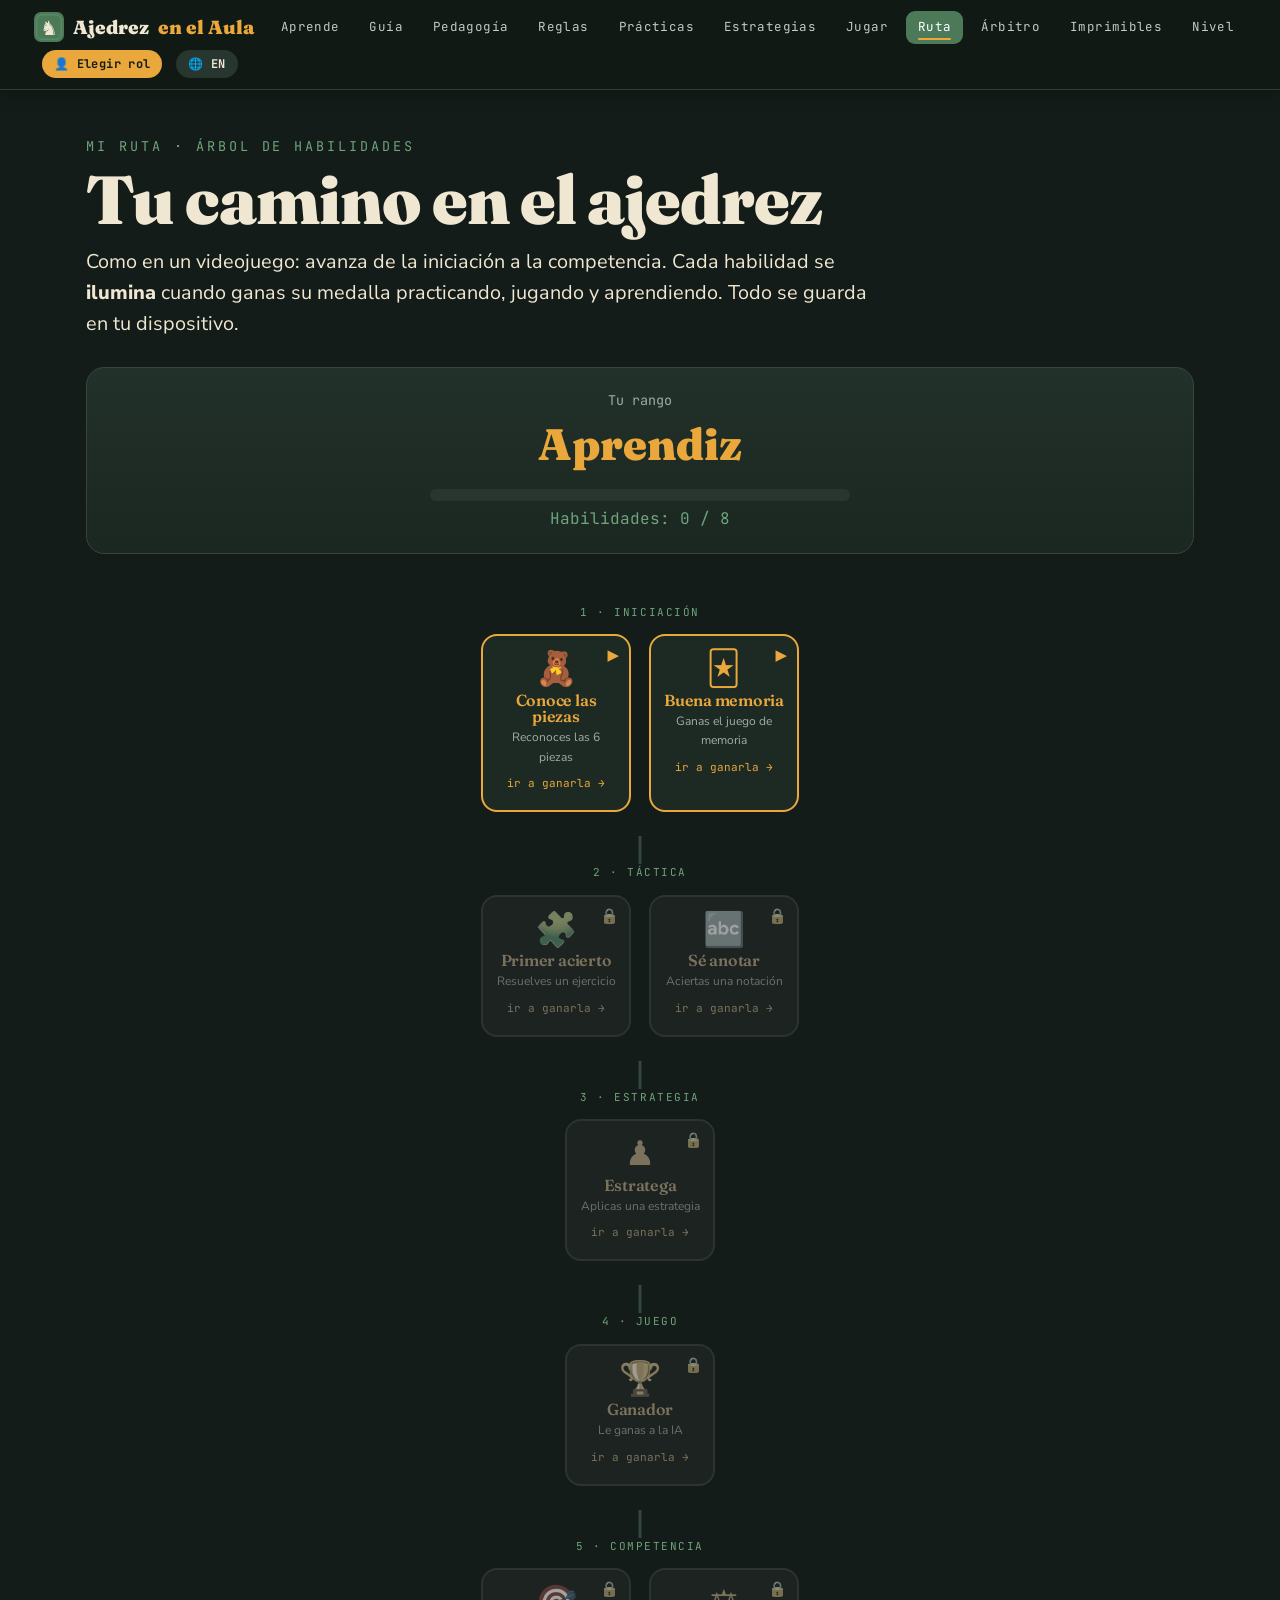
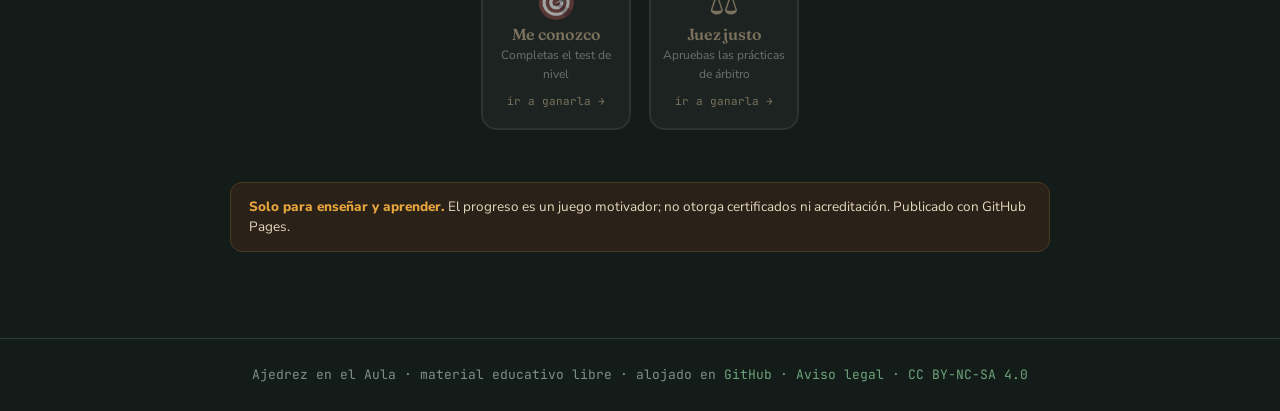
<file: ruta.html>
<!DOCTYPE html>
<html lang="es">
<head>
<meta charset="utf-8">
<meta name="viewport" content="width=device-width, initial-scale=1">
<title>Mi ruta · Ajedrez en el Aula</title>
<meta name="description" content="Tu árbol de habilidades: avanza de la iniciación a la competencia desbloqueando ramas de táctica, estrategia, juego y arbitraje a medida que ganas medallas.">
<link rel="preconnect" href="https://fonts.googleapis.com">
<link rel="preconnect" href="https://fonts.gstatic.com" crossorigin>
<link href="https://fonts.googleapis.com/css2?family=Fraunces:opsz,wght@9..144,400;9..144,600;9..144,900&family=Nunito+Sans:wght@400;600;800&family=JetBrains+Mono:wght@400;700&display=swap" rel="stylesheet">
<link rel="stylesheet" href="assets/theme.css">
<style>
.tree{max-width:880px;margin:0 auto}
.tier{position:relative;text-align:center;padding:26px 0}
.tier:not(:first-child)::before{content:'';position:absolute;top:-2px;left:50%;width:3px;height:28px;
  background:#33473C;transform:translateX(-50%)}
.tier-lbl{font-family:var(--mono);font-size:11px;letter-spacing:.14em;text-transform:uppercase;color:var(--selva-cl);margin-bottom:14px}
.nodes{display:flex;gap:18px;justify-content:center;flex-wrap:wrap}
.node{width:150px;background:var(--tinta2);border:2px solid #33473C;border-radius:16px;padding:16px 12px;
  position:relative;transition:transform .2s,border-color .2s;filter:grayscale(.7);opacity:.6}
.node .ic{font-size:34px;line-height:1}
.node h3{font-size:16px;margin:.35em 0 .2em}
.node p{font-size:12px;color:#9DAFA2}
.node .state{position:absolute;top:8px;right:10px;font-size:15px}
.node.done{opacity:1;filter:none;border-color:var(--selva-cl);background:#20301F}
.node.open{opacity:1;filter:none;border-color:var(--ambar)}
.node.done:hover,.node.open:hover{transform:translateY(-4px)}
.node .go{display:inline-block;margin-top:8px;font-family:var(--mono);font-size:11px;color:var(--ambar)}
.rank{text-align:center;background:linear-gradient(180deg,#22312a,#1b2721);border:1px solid #33473C;border-radius:18px;padding:22px;margin-bottom:24px}
.rank .name{font-family:var(--disp);font-weight:900;font-size:clamp(26px,5vw,44px);color:var(--ambar)}
.xpbar{height:12px;background:var(--tinta3);border-radius:99px;overflow:hidden;margin:12px auto 6px;max-width:420px}
.xpbar>i{display:block;height:100%;background:linear-gradient(90deg,var(--selva),var(--ambar));width:0;transition:width .6s}
</style>
</head>
<body>
<nav class="nav"><div class="nav-in">
  <a class="brand" href="index.html">♞ Ajedrez <span>en el Aula</span></a>
  <a class="lnk" href="aprende.html">Aprende</a>
  <a class="lnk" href="guia.html">Guía</a>
  <a class="lnk" href="pedagogia.html">Pedagogía</a>
  <a class="lnk" href="reglas.html">Reglas</a>
  <a class="lnk" href="practicas.html">Prácticas</a>
  <a class="lnk" href="estrategias.html">Estrategias</a>
  <a class="lnk" href="jugar.html">Jugar</a>
  <a class="lnk on" href="ruta.html">Ruta</a>
  <a class="lnk" href="arbitraje.html">Árbitro</a>
  <a class="lnk" href="imprimibles.html">Imprimibles</a>
  <a class="lnk" href="nivel.html">Nivel</a>
</div></nav>

<div class="wrap">
  <div class="eyebrow">Mi ruta · árbol de habilidades</div>
  <h1>Tu camino en el ajedrez</h1>
  <p class="lead" style="margin:.6em 0 1.4em">Como en un videojuego: avanza de la iniciación a la competencia. Cada habilidad se <strong>ilumina</strong> cuando ganas su medalla practicando, jugando y aprendiendo. Todo se guarda en tu dispositivo.</p>

  <div class="rank">
    <div class="note mono">Tu rango</div>
    <div class="name" id="rankName">—</div>
    <div class="xpbar"><i id="xp"></i></div>
    <div class="mono" style="color:var(--selva-cl)"><span data-en="Skills:">Habilidades:</span> <span id="xpCount">0</span> / 8</div>
  </div>

  <div class="tree" id="tree"></div>

  <div class="disclaimer" style="margin-top:26px">
    <strong>Solo para enseñar y aprender.</strong> El progreso es un juego motivador; no otorga certificados ni acreditación. Publicado con GitHub Pages.
  </div>
</div>

<div class="foot">Ajedrez en el Aula · material educativo libre · alojado en <a href="https://github.com/elmerantonio/ajedrez-aula">GitHub</a></div>

<script>
window.PAGE_I18N={
  __title:'My path · Chess in the Classroom',
  'Mi ruta · árbol de habilidades':'My path · skill tree',
  'Tu camino en el ajedrez':'Your path in chess',
  'Como en un videojuego: avanza de la iniciación a la competencia. Cada habilidad se ilumina cuando ganas su medalla practicando, jugando y aprendiendo. Todo se guarda en tu dispositivo.':
    'Just like a video game: advance from beginner to competition. Each skill <strong>lights up</strong> when you earn its badge by practicing, playing and learning. Everything is saved on your device.',
  'Tu rango':'Your rank',
  'Solo para enseñar y aprender. El progreso es un juego motivador; no otorga certificados ni acreditación. Publicado con GitHub Pages.':
    '<strong>For teaching and learning only.</strong> Progress is a motivating game; it grants no certificates or accreditation. Published with GitHub Pages.',
  // tiers, nodos, rangos (JS)
  '1 · Iniciación':'1 · Initiation','2 · Táctica':'2 · Tactics','3 · Estrategia':'3 · Strategy',
  '4 · Juego':'4 · Play','5 · Competencia':'5 · Competition',
  'Conoce las piezas':'Meet the pieces','Reconoces las 6 piezas':'You recognize the 6 pieces',
  'Buena memoria':'Good memory','Ganas el juego de memoria':'You win the memory game',
  'Primer acierto':'First correct','Resuelves un ejercicio':'You solve an exercise',
  'Sé anotar':'I can notate','Aciertas una notación':'You get a notation right',
  'Estratega':'Strategist','Aplicas una estrategia':'You apply a strategy',
  'Ganador':'Winner','Le ganas a la IA':'You beat the AI',
  'Me conozco':'I know myself','Completas el test de nivel':'You complete the level test',
  'Juez justo':'Fair judge','Apruebas las prácticas de árbitro':'You pass the referee practice',
  'Aprendiz':'Apprentice','Peón valiente':'Brave pawn','Escudero':'Squire','Caballero':'Knight',
  'Maestro del tablero':'Master of the board','Gran maestro escolar':'School grandmaster',
  'repasar':'review','ir a ganarla →':'go earn it →'
};
</script>
<script src="assets/app.js"></script>
<script>
(function(){
'use strict';
var T=(window.AA&&AA.t)?AA.t:function(s){return s;};
// tiers → nodos. cada nodo se desbloquea con su medalla (id de AA.badges).
var TIERS=[
  {lbl:'1 · Iniciación', nodes:[
    {b:'aprende', ic:'🧸', t:'Conoce las piezas', d:'Reconoces las 6 piezas', go:'aprende.html'},
    {b:'memoria', ic:'🃏', t:'Buena memoria', d:'Ganas el juego de memoria', go:'aprende.html'}
  ]},
  {lbl:'2 · Táctica', nodes:[
    {b:'practica', ic:'🧩', t:'Primer acierto', d:'Resuelves un ejercicio', go:'practicas.html'},
    {b:'notacion', ic:'🔤', t:'Sé anotar', d:'Aciertas una notación', go:'practicas.html'}
  ]},
  {lbl:'3 · Estrategia', nodes:[
    {b:'estrategia', ic:'♟️', t:'Estratega', d:'Aplicas una estrategia', go:'estrategias.html'}
  ]},
  {lbl:'4 · Juego', nodes:[
    {b:'gana', ic:'🏆', t:'Ganador', d:'Le ganas a la IA', go:'jugar.html'}
  ]},
  {lbl:'5 · Competencia', nodes:[
    {b:'nivel', ic:'🎯', t:'Me conozco', d:'Completas el test de nivel', go:'nivel.html'},
    {b:'arbitro', ic:'⚖️', t:'Juez justo', d:'Apruebas las prácticas de árbitro', go:'arbitraje.html'}
  ]}
];
var RANKS=['Aprendiz','Peón valiente','Escudero','Caballero','Maestro del tablero','Gran maestro escolar'];
var prog = (window.AA && AA.getProgress) ? AA.getProgress() : {};
var earned=0, total=0, prevTierDone=true;
var tree=document.getElementById('tree');
TIERS.forEach(function(tier,ti){
  var tierDone=true;
  var sec=document.createElement('div'); sec.className='tier';
  sec.innerHTML='<div class="tier-lbl">'+T(tier.lbl)+'</div>';
  var nodes=document.createElement('div'); nodes.className='nodes';
  tier.nodes.forEach(function(n){
    total++;
    var done=!!prog[n.b];
    if(done) earned++; else tierDone=false;
    var open = !done && prevTierDone;         // disponible si el nivel anterior está completo
    var cls = done?'done':(open?'open':'locked');
    var a=document.createElement('a'); a.className='node '+cls; a.href=n.go;
    a.innerHTML='<span class="state">'+(done?'✅':(open?'▶':'🔒'))+'</span>'+
      '<div class="ic">'+n.ic+'</div><h3>'+T(n.t)+'</h3><p>'+T(n.d)+'</p>'+
      '<span class="go">'+T(done?'repasar':'ir a ganarla →')+'</span>';
    nodes.appendChild(a);
  });
  sec.appendChild(nodes); tree.appendChild(sec);
  prevTierDone = prevTierDone && tierDone;
});
document.getElementById('xpCount').textContent=earned;
document.getElementById('xp').style.width=Math.round(earned/total*100)+'%';
var rank=RANKS[Math.min(RANKS.length-1, Math.round(earned/total*(RANKS.length-1)))];
document.getElementById('rankName').textContent=T(rank);
})();
</script>
</body>
</html>
</file>
<file: assets/theme.css>
/* ============================================================
   Ajedrez en el Aula · Tema visual compartido
   Extraído de la guía docente para mantener coherencia.
   ============================================================ */
:root{
  --tinta:#131C18; --tinta2:#1D2A24; --tinta3:#27362E;
  --marfil:#F0E7D2; --marfil2:#FAF5E9;
  --selva:#4C7A58; --selva-cl:#6FA37C;
  --ambar:#E9A73C; --fuego:#C8503C; --cielo:#6FA8C7; --uva:#8B6FA8;
  --disp:'Fraunces',Georgia,serif;
  --body:'Nunito Sans',system-ui,-apple-system,sans-serif;
  --mono:'JetBrains Mono',ui-monospace,monospace;
}
*{box-sizing:border-box;margin:0;padding:0}
html{scroll-behavior:smooth}
body{background:var(--tinta);color:var(--marfil);font-family:var(--body);
  -webkit-font-smoothing:antialiased;line-height:1.5;min-height:100vh}

h1,h2,h3{font-family:var(--disp);line-height:1.05;letter-spacing:-.015em}
h1{font-weight:900;font-size:clamp(32px,5.4vw,68px)}
h2{font-weight:900;font-size:clamp(25px,3.5vw,46px);margin-bottom:.35em}
h3{font-weight:600;font-size:clamp(18px,1.75vw,25px);margin-bottom:.3em}
p,li{font-size:clamp(15.5px,1.15vw,19px);color:#DDD5C2;line-height:1.62}
a{color:var(--ambar);text-decoration:none}
a:hover{text-decoration:underline}
strong{color:var(--marfil);font-weight:800}
.mono{font-family:var(--mono)}
.wrap{max-width:1200px;margin:0 auto;padding:clamp(20px,4vw,46px)}
.eyebrow{font-family:var(--mono);font-size:clamp(11px,1.15vw,13.5px);letter-spacing:.22em;
  text-transform:uppercase;color:var(--selva-cl);margin-bottom:.6em}
.lead{font-size:clamp(16.5px,1.55vw,23px);color:var(--marfil);max-width:66ch;line-height:1.55}
.note{font-size:clamp(12px,1.05vw,15px);color:#9DAFA2}
/* pantallas grandes: un poco más de aire y de tamaño */
@media(min-width:1400px){ .wrap{max-width:1280px} p,li{font-size:19px} }

/* ---------- ANIMACIÓN DE CONTENIDO (scroll reveal) ---------- */
.reveal{opacity:0;transform:translateY(22px) scale(.985)}
.reveal.in{opacity:1;transform:none;transition:opacity .6s cubic-bezier(.22,1,.36,1),transform .6s cubic-bezier(.22,1,.36,1)}
@media (prefers-reduced-motion:reduce){ .reveal{opacity:1;transform:none} .reveal.in{transition:none} }

/* ---------- BARRA DE NAVEGACIÓN ---------- */
.nav{position:sticky;top:0;z-index:50;background:rgba(17,25,21,.92);
  backdrop-filter:blur(12px);border-bottom:1px solid #2E3F36;box-shadow:0 2px 18px rgba(0,0,0,.22)}
.nav-in{max-width:1280px;margin:0 auto;display:flex;align-items:center;gap:6px;
  padding:11px clamp(14px,3vw,34px);flex-wrap:wrap}
.brand{font-family:var(--disp);font-weight:900;font-size:19px;color:var(--marfil);
  margin-right:auto;display:flex;align-items:center;gap:9px;text-decoration:none}
.brand:hover{text-decoration:none}
.brand span{color:var(--ambar)}
.nav a.lnk{font-family:var(--mono);font-size:12.5px;letter-spacing:.03em;color:#C4CCC1;
  padding:7px 12px;border-radius:9px;text-decoration:none;transition:background .15s,color .15s}
.nav a.lnk:hover{background:var(--tinta3);color:var(--marfil)}
.nav a.lnk.on{background:var(--selva);color:#fff}
.nav a.lnk.role-hidden{display:none !important}
/* menú hamburguesa (móvil) */
.nav-burger{display:none;background:var(--tinta3);color:var(--marfil);border:1px solid #33473C;
  width:38px;height:36px;border-radius:9px;font-size:17px;cursor:pointer;margin-left:6px;
  align-items:center;justify-content:center}
.nav-burger:focus-visible{outline:3px solid var(--cielo);outline-offset:2px}
@media(max-width:900px){
  .nav-burger{display:inline-flex;order:3}
  .brand{margin-right:auto}
  #roleChip{order:2}
  .nav-in{gap:6px}
  .nav-in a.lnk{display:none;flex-basis:100%;text-align:left;padding:10px 12px}
  .nav-in.open a.lnk:not(.role-hidden){display:block;order:5}
}

/* ---------- TARJETAS ---------- */
.card{background:var(--tinta2);border-radius:14px;padding:clamp(14px,1.8vw,22px);
  border:1px solid #2E3F36;transition:border-color .18s,box-shadow .25s,transform .18s}
a.card{text-decoration:none}
a.card:hover{border-color:var(--selva-cl);box-shadow:0 12px 34px rgba(0,0,0,.28);text-decoration:none}
a.card:active{transform:scale(.99)}
.card.warm{background:#2A2119;border-color:#4A3A24}
.card.hot{background:#2E1E1A;border-color:#5A3229}
.card.cool{background:#1A2730;border-color:#2E4553}
.grid{display:grid;gap:clamp(12px,1.6vw,20px)}
.g2{grid-template-columns:repeat(2,1fr)}
.g3{grid-template-columns:repeat(3,1fr)}
.g4{grid-template-columns:repeat(4,1fr)}
@media(max-width:820px){.g3,.g4{grid-template-columns:repeat(2,1fr)}}
@media(max-width:520px){.g2,.g3,.g4{grid-template-columns:1fr}}

.tag{display:inline-block;font-family:var(--mono);font-size:.72em;letter-spacing:.1em;
  text-transform:uppercase;color:var(--tinta);background:var(--ambar);
  padding:2px 8px;border-radius:4px;font-weight:700}
.tag.g{background:var(--selva-cl)} .tag.r{background:var(--fuego);color:#fff}
.tag.b{background:var(--cielo)} .tag.u{background:var(--uva);color:#fff}
.chip{display:inline-block;font-family:var(--mono);font-size:11px;padding:3px 10px;
  border-radius:999px;letter-spacing:.06em;background:var(--tinta3);color:var(--marfil)}
.chip.a{background:#3B5C46;color:#CFEBD8} .chip.b{background:#5B4A22;color:#F5DCA8}
.chip.c{background:#4A3630;color:#F2C4B6} .chip.d{background:#33475A;color:#C7E2F2}
.say{border-left:3px solid var(--ambar);padding:.15em 0 .15em .8em;
  font-family:var(--disp);font-style:italic;font-size:clamp(14px,1.3vw,18px);color:var(--marfil2)}

/* ---------- BOTONES ---------- */
.btn{display:inline-flex;align-items:center;gap:8px;background:var(--ambar);color:var(--tinta);
  border:0;border-radius:999px;padding:9px 20px;font-family:var(--body);font-weight:800;
  font-size:clamp(13px,1.1vw,15px);cursor:pointer;transition:transform .15s,filter .15s;text-decoration:none}
.btn:hover{transform:translateY(-2px);filter:brightness(1.08);text-decoration:none}
.btn:active{transform:translateY(0) scale(.96);filter:brightness(1)}
.btn:focus-visible{outline:3px solid var(--cielo);outline-offset:3px}
.btn.ghost{background:var(--tinta2);color:var(--marfil);border:1px solid #33473C}
.btn.ghost:hover{background:var(--selva);color:#fff}
.btn.sm{padding:6px 14px;font-size:13px}
.btn:disabled{opacity:.5;cursor:not-allowed;transform:none}

/* ---------- PIE DE PÁGINA ---------- */
.foot{border-top:1px solid #2E3F36;margin-top:40px;padding:26px clamp(14px,3vw,30px);
  text-align:center;color:#7E9086;font-size:13px;font-family:var(--mono)}
.foot a{color:var(--selva-cl)}
.disclaimer{background:#2A2119;border:1px solid #4A3A24;border-radius:12px;
  padding:14px 18px;font-size:13.5px;color:#E4D8BE;max-width:820px;margin:0 auto}
.disclaimer strong{color:var(--ambar)}

/* ---------- TABLERO INTERACTIVO ---------- */
.board-wrap{display:flex;flex-direction:column;align-items:center;gap:10px;width:100%}
.cb{position:relative;width:100%;max-width:min(80vh,640px);aspect-ratio:1;
  background:var(--tinta2);border-radius:12px;padding:4.4%;margin:0 auto;
  touch-action:manipulation;user-select:none;-webkit-user-select:none;
  container-type:inline-size} /* las piezas se miden respecto al tablero, no a la pantalla */
.cb .grid8{position:relative;width:100%;height:100%;display:grid;
  grid-template-columns:repeat(8,1fr);grid-template-rows:repeat(8,1fr);
  border-radius:4px;overflow:hidden}
.cb .sq{position:relative;cursor:pointer}
.cb .sq.lt{background:var(--marfil)} .cb .sq.dk{background:var(--selva)}
.cb .sq::after{content:'';position:absolute;inset:0;opacity:0;transition:opacity .18s;pointer-events:none}
.cb .sq.sel::after{background:var(--ambar);opacity:.55}
.cb .sq.last::after{background:var(--ambar);opacity:.28}
.cb .sq.chk::after{background:var(--fuego);opacity:.55;animation:chkPulse 1.1s ease-in-out infinite}
@keyframes chkPulse{0%,100%{opacity:.42}50%{opacity:.7}}
.cb .sq.hint::before{content:'';position:absolute;left:50%;top:50%;width:30%;height:30%;
  transform:translate(-50%,-50%);background:rgba(60,44,14,.5);border-radius:50%;pointer-events:none;z-index:2;
  animation:hintPop .2s cubic-bezier(.34,1.56,.64,1) both}
.cb .sq.hint.cap::before{width:82%;height:82%;background:transparent;
  border:5px solid rgba(200,80,60,.6);border-radius:50%;animation:hintRing .2s cubic-bezier(.34,1.56,.64,1) both}
@keyframes hintPop{from{transform:translate(-50%,-50%) scale(0)}to{transform:translate(-50%,-50%) scale(1)}}
@keyframes hintRing{from{transform:translate(-50%,-50%) scale(.55);opacity:0}to{transform:translate(-50%,-50%) scale(1);opacity:1}}
.cb .pc{position:absolute;width:12.5%;height:12.5%;display:grid;place-items:center;
  z-index:4;transition:left .19s cubic-bezier(.4,0,.2,1),top .19s cubic-bezier(.4,0,.2,1),opacity .18s;
  pointer-events:none}
.cb .pc.capd{animation:captureOut .22s ease-in forwards;z-index:3}
@keyframes captureOut{to{opacity:0;transform:scale(.4)}}
.cb.flip .pc.capd{animation:captureOutFlip .22s ease-in forwards}
@keyframes captureOutFlip{to{opacity:0;transform:rotate(180deg) scale(.4)}}
.cb .pc.pop{animation:pcpop .28s cubic-bezier(.34,1.56,.64,1)}
@keyframes pcpop{from{transform:scale(.5)}to{transform:scale(1)}}
.cb .pc span{position:absolute;font-size:12.4cqw;line-height:1;
  font-family:'DejaVu Sans','Segoe UI Symbol','Noto Sans Symbols 2',sans-serif}
/* Piezas: las BLANCAS son blancas con un contorno oscuro (para verse sobre las
   casillas claras); las NEGRAS son una silueta TOTALMENTE NEGRA (sin contorno
   claro, para que no se confundan en las casillas oscuras). Una sombra oscura
   sutil da un borde de definición sin aclarar la pieza. */
.cb .pc .f{color:#FCFAF4;text-shadow:0 0 2px rgba(10,14,12,.6)}
.cb .pc .o{color:#0C120F}
.cb .pc.blk .f{color:#080808;text-shadow:none}
.cb .pc.blk .o{color:#080808}
.cb .coord{position:absolute;font-family:var(--mono);font-size:2.4cqw;
  color:var(--marfil);opacity:.7;pointer-events:none;z-index:3}
.cb.flip .grid8{transform:rotate(180deg)}
.cb.flip .pc{transform:rotate(180deg)}

.status{font-family:var(--mono);font-size:14px;color:#BFC7BD;text-align:center;min-height:1.4em}
.status.win{color:var(--selva-cl)} .status.lose{color:var(--fuego)} .status.check{color:var(--ambar)}

/* ---------- PANEL LATERAL DE JUEGO ---------- */
.game{display:grid;grid-template-columns:minmax(0,1.6fr) minmax(210px,.62fr);
  gap:clamp(14px,2vw,26px);align-items:start}
@media(max-width:820px){.game{grid-template-columns:1fr}}
.moves{font-family:var(--mono);font-size:13px;background:var(--tinta);border:1px solid #2E3F36;
  border-radius:10px;padding:10px;max-height:230px;overflow-y:auto;line-height:1.9;color:#BFC7BD}
.moves b{color:#7B8E82;font-weight:400}
.controls{display:flex;flex-wrap:wrap;gap:8px}
.field{display:flex;flex-direction:column;gap:5px;margin-bottom:12px}
.field label{font-family:var(--mono);font-size:11px;letter-spacing:.1em;text-transform:uppercase;color:#9DAFA2}
select,.seg{font-family:var(--body);font-size:14px}
select{background:var(--tinta);color:var(--marfil);border:1px solid #33473C;border-radius:8px;padding:8px 10px}
.seg{display:flex;gap:6px;flex-wrap:wrap}
.seg button{background:var(--tinta);border:1px solid #33473C;border-radius:8px;
  padding:7px 13px;cursor:pointer;color:#BFCFC7;font-weight:700;transition:background .15s}
.seg button.on{background:var(--ambar);color:var(--tinta);border-color:var(--ambar)}
.captured{font-size:min(3.4vh,5vw);line-height:1;min-height:1.2em;letter-spacing:1px;color:#9DAFA2}

/* ---------- PROMOCIÓN ---------- */
.promo{position:absolute;inset:0;background:rgba(19,28,24,.88);display:none;
  place-items:center;z-index:20;border-radius:12px}
.promo.on{display:grid}
.promo .opts{display:flex;gap:8px;background:var(--tinta2);padding:12px;border-radius:12px;
  border:1px solid #33473C}
.promo .opts button{width:clamp(46px,9vw,62px);height:clamp(46px,9vw,62px);font-size:clamp(30px,6vw,44px);
  background:var(--tinta);border:1px solid #33473C;border-radius:10px;cursor:pointer;color:var(--marfil)}
.promo .opts button:hover{background:var(--selva)}

/* ---------- LOGO / MARCA ---------- */
.brand .logo{width:30px;height:30px;border-radius:8px;display:inline-block;vertical-align:middle;flex:none}
@media(max-width:640px){.brand .logo{width:26px;height:26px}}

/* ---------- TARJETAS QUE GIRAN (flip) ---------- */
.flip-card{perspective:1000px;background:none;border:0;padding:0;cursor:pointer;font-family:inherit;
  min-height:150px;position:relative}
.flip-card:focus-visible{outline:3px solid var(--cielo);outline-offset:3px;border-radius:18px}
.flip-inner{position:relative;width:100%;height:100%;min-height:150px;transition:transform .55s cubic-bezier(.4,0,.2,1);
  transform-style:preserve-3d}
.flip-card.flipped .flip-inner{transform:rotateY(180deg)}
.flip-face{position:absolute;inset:0;backface-visibility:hidden;-webkit-backface-visibility:hidden;
  display:flex;flex-direction:column;align-items:center;justify-content:center;gap:4px;
  background:var(--tinta2);border:2px solid #33473C;border-radius:18px;padding:14px;text-align:center}
.flip-face.back{transform:rotateY(180deg);background:#2A2119;border-color:var(--ambar)}
.flip-card:hover .flip-face{border-color:var(--ambar)}
.flip-hint{font-size:10px;font-family:var(--mono);color:#7E9086;position:absolute;bottom:7px;left:0;right:0}
@media (prefers-reduced-motion:reduce){.flip-inner{transition:none}}

/* ---------- CHIP DE ROL EN LA BARRA ---------- */
.role-chip{margin-left:8px;font-family:var(--mono);font-size:12px;letter-spacing:.03em;
  background:var(--ambar);color:var(--tinta);border:0;padding:6px 12px;border-radius:999px;
  cursor:pointer;font-weight:700;transition:filter .15s}
.role-chip:hover{filter:brightness(1.08)}
.role-chip:focus-visible{outline:3px solid var(--cielo);outline-offset:2px}

/* ---------- MODAL DE ROL ---------- */
.rm-overlay{position:fixed;inset:0;background:rgba(10,15,12,.72);backdrop-filter:blur(4px);
  display:none;place-items:center;z-index:200;padding:18px}
.rm-overlay.on{display:grid;animation:fadeUp .25s ease}
.rm-box{background:var(--tinta2);border:1px solid #33473C;border-radius:18px;
  padding:clamp(20px,4vw,34px);max-width:560px;width:100%;text-align:center}
.rm-opts{display:grid;grid-template-columns:repeat(3,1fr);gap:12px;margin-top:6px}
@media(max-width:560px){.rm-opts{grid-template-columns:1fr}}
.rm-opts button{display:flex;flex-direction:column;align-items:center;gap:4px;background:var(--tinta);
  border:2px solid #33473C;border-radius:14px;padding:16px 10px;cursor:pointer;color:var(--marfil);
  transition:.15s;font-family:var(--body)}
.rm-opts button:hover{border-color:var(--ambar);background:var(--tinta3)}
.rm-opts button:focus-visible{outline:3px solid var(--cielo);outline-offset:2px}
.rm-opts .rm-ic{font-size:36px;line-height:1}
.rm-opts b{font-size:17px}
.rm-opts small{color:#9DAFA2;font-size:12px}

/* ---------- MEDALLAS ---------- */
.badge-wall{display:flex;flex-wrap:wrap;gap:10px;margin-top:12px}
.badge{display:flex;flex-direction:column;align-items:center;gap:3px;width:82px;padding:10px 6px;
  border-radius:12px;background:var(--tinta);border:1px solid #2E3F36;opacity:.45;filter:grayscale(1);transition:.2s}
.badge.got{opacity:1;filter:none;border-color:var(--selva-cl);background:#20301F}
.badge .b-ic{font-size:26px;line-height:1}
.badge .b-lb{font-size:11px;font-family:var(--mono);text-align:center;color:#CFEBD8}
.badge-toast{position:fixed;right:16px;bottom:16px;z-index:9998;background:var(--tinta2);
  border:1px solid var(--selva-cl);border-radius:12px;padding:12px 16px;display:flex;gap:12px;align-items:center;
  box-shadow:0 8px 30px rgba(0,0,0,.4);transform:translateY(24px);opacity:0;transition:transform .35s,opacity .35s;max-width:280px}
.badge-toast.on{transform:none;opacity:1}
.badge-toast .bt-ic{font-size:30px}
.badge-toast b{color:var(--ambar)}

/* aviso "listo para usar sin internet" */
.offline-toast{position:fixed;left:16px;bottom:16px;z-index:9998;background:var(--tinta2);
  border:1px solid var(--selva-cl);border-left:4px solid var(--selva-cl);border-radius:14px;
  padding:12px 16px;display:flex;gap:12px;align-items:center;max-width:320px;cursor:pointer;
  box-shadow:0 8px 30px rgba(0,0,0,.4);transform:translateY(24px);opacity:0;
  transition:transform .4s cubic-bezier(.34,1.56,.64,1),opacity .4s}
.offline-toast.on{transform:none;opacity:1}
.offline-toast .ot-ic{font-size:26px;line-height:1;color:var(--selva-cl);flex:none}
.offline-toast b{color:var(--marfil);font-size:14.5px}
.offline-toast small{color:#9DAFA2;font-size:12.5px;line-height:1.4;display:block;margin-top:2px}
@media(max-width:520px){.offline-toast{left:12px;right:12px;max-width:none}}
@media (prefers-reduced-motion:reduce){.offline-toast{transition:opacity .3s}}

/* ---------- FOCO ACCESIBLE EN EL TABLERO (WCAG 2.4.7) ---------- */
.cb .sq:focus-visible{outline:3px solid var(--cielo);outline-offset:-3px;z-index:8}
.skip-link{position:absolute;left:-9999px;top:0;background:var(--ambar);color:var(--tinta);
  padding:8px 14px;border-radius:0 0 8px 0;font-weight:800;z-index:300}
.skip-link:focus{left:0}

/* ---------- CELEBRACIÓN (confeti) ---------- */
.confetti-pc{position:fixed;width:9px;height:9px;border-radius:2px;pointer-events:none;z-index:9999;
  will-change:transform,opacity;animation:confBurst .9s ease-out forwards}
@keyframes confBurst{
  0%{transform:translate(0,0) rotate(0);opacity:1}
  100%{transform:translate(var(--dx),var(--dy)) rotate(var(--rot));opacity:0}}

/* ---------- ENTRADAS SUAVES ---------- */
@keyframes fadeUp{from{opacity:0;transform:translateY(14px)}to{opacity:1;transform:none}}
.anim-in{animation:fadeUp .5s cubic-bezier(.22,1,.36,1) both}
.anim-in.d1{animation-delay:.06s}.anim-in.d2{animation-delay:.12s}
.anim-in.d3{animation-delay:.18s}.anim-in.d4{animation-delay:.24s}
.anim-in.d5{animation-delay:.3s}.anim-in.d6{animation-delay:.36s}
.section-cards a.card,.section-cards .card{animation:fadeUp .5s cubic-bezier(.22,1,.36,1) both}
.section-cards>:nth-child(1){animation-delay:.03s}.section-cards>:nth-child(2){animation-delay:.08s}
.section-cards>:nth-child(3){animation-delay:.13s}.section-cards>:nth-child(4){animation-delay:.18s}
.section-cards>:nth-child(5){animation-delay:.23s}.section-cards>:nth-child(6){animation-delay:.28s}
.section-cards>:nth-child(7){animation-delay:.33s}.section-cards>:nth-child(8){animation-delay:.38s}

/* pulso de estado al ganar/acertar */
@keyframes statusPop{0%{transform:scale(1)}40%{transform:scale(1.06)}100%{transform:scale(1)}}
.status.win,.status.lose{animation:statusPop .45s ease}

/* ---------- MICROINTERACCIONES (respuestas, botones, navegación) ---------- */
/* opciones de los cuestionarios: sacudida al fallar, brillo al acertar */
@keyframes shakeX{10%,90%{transform:translateX(-1px)}20%,80%{transform:translateX(2px)}
  30%,50%,70%{transform:translateX(-4px)}40%,60%{transform:translateX(4px)}}
@keyframes okGlow{0%{box-shadow:0 0 0 0 rgba(111,163,124,.55)}100%{box-shadow:0 0 0 10px rgba(111,163,124,0)}}
.opt.correct,.answers button.ok,.notaOpts .ok{animation:okGlow .7s ease-out}
.opt.wrong,.answers button.no{animation:shakeX .5s cubic-bezier(.36,.07,.19,.97)}
/* segmentos y opciones: pulsación */
.seg button{transition:background .15s,transform .12s,border-color .15s}
.seg button:active{transform:scale(.95)}
.opt{transition:background .15s,border-color .15s,transform .12s}
.opt:not(:disabled):active{transform:scale(.995)}
/* enlaces de navegación: subrayado animado */
.nav a.lnk{position:relative}
.nav a.lnk::after{content:'';position:absolute;left:12px;right:12px;bottom:4px;height:2px;
  background:var(--ambar);border-radius:2px;transform:scaleX(0);transform-origin:left;transition:transform .22s cubic-bezier(.22,1,.36,1)}
.nav a.lnk:hover::after,.nav a.lnk.on::after{transform:scaleX(1)}
@media(max-width:820px){.nav a.lnk::after{display:none}}
/* medalla nueva: entrada con rebote */
.badge-toast.on{animation:toastIn .5s cubic-bezier(.34,1.56,.64,1)}
@keyframes toastIn{0%{transform:translateY(24px) scale(.9)}60%{transform:translateY(-4px) scale(1.02)}100%{transform:translateY(0) scale(1)}}
/* medalla desbloqueada en el muro: destello al obtenerla */
.badge.got{animation:badgeGot .6s ease-out}
@keyframes badgeGot{0%{transform:scale(1)}30%{transform:scale(1.12)}100%{transform:scale(1)}}

/* Accesibilidad: reduce animaciones */
@media (prefers-reduced-motion:reduce){
  .cb .pc{transition:none}
  .cb .sq.hint::before,.cb .sq.hint.cap::before,.cb .sq.chk::after,.cb .pc.capd{animation:none}
  .anim-in,.section-cards a.card,.section-cards .card,.status.win,.status.lose{animation:none}
  .opt.correct,.opt.wrong,.answers button.ok,.answers button.no,.badge-toast.on,.badge.got{animation:none}
  .nav a.lnk::after{transition:none}
  .confetti-pc{display:none}
}
</file>
